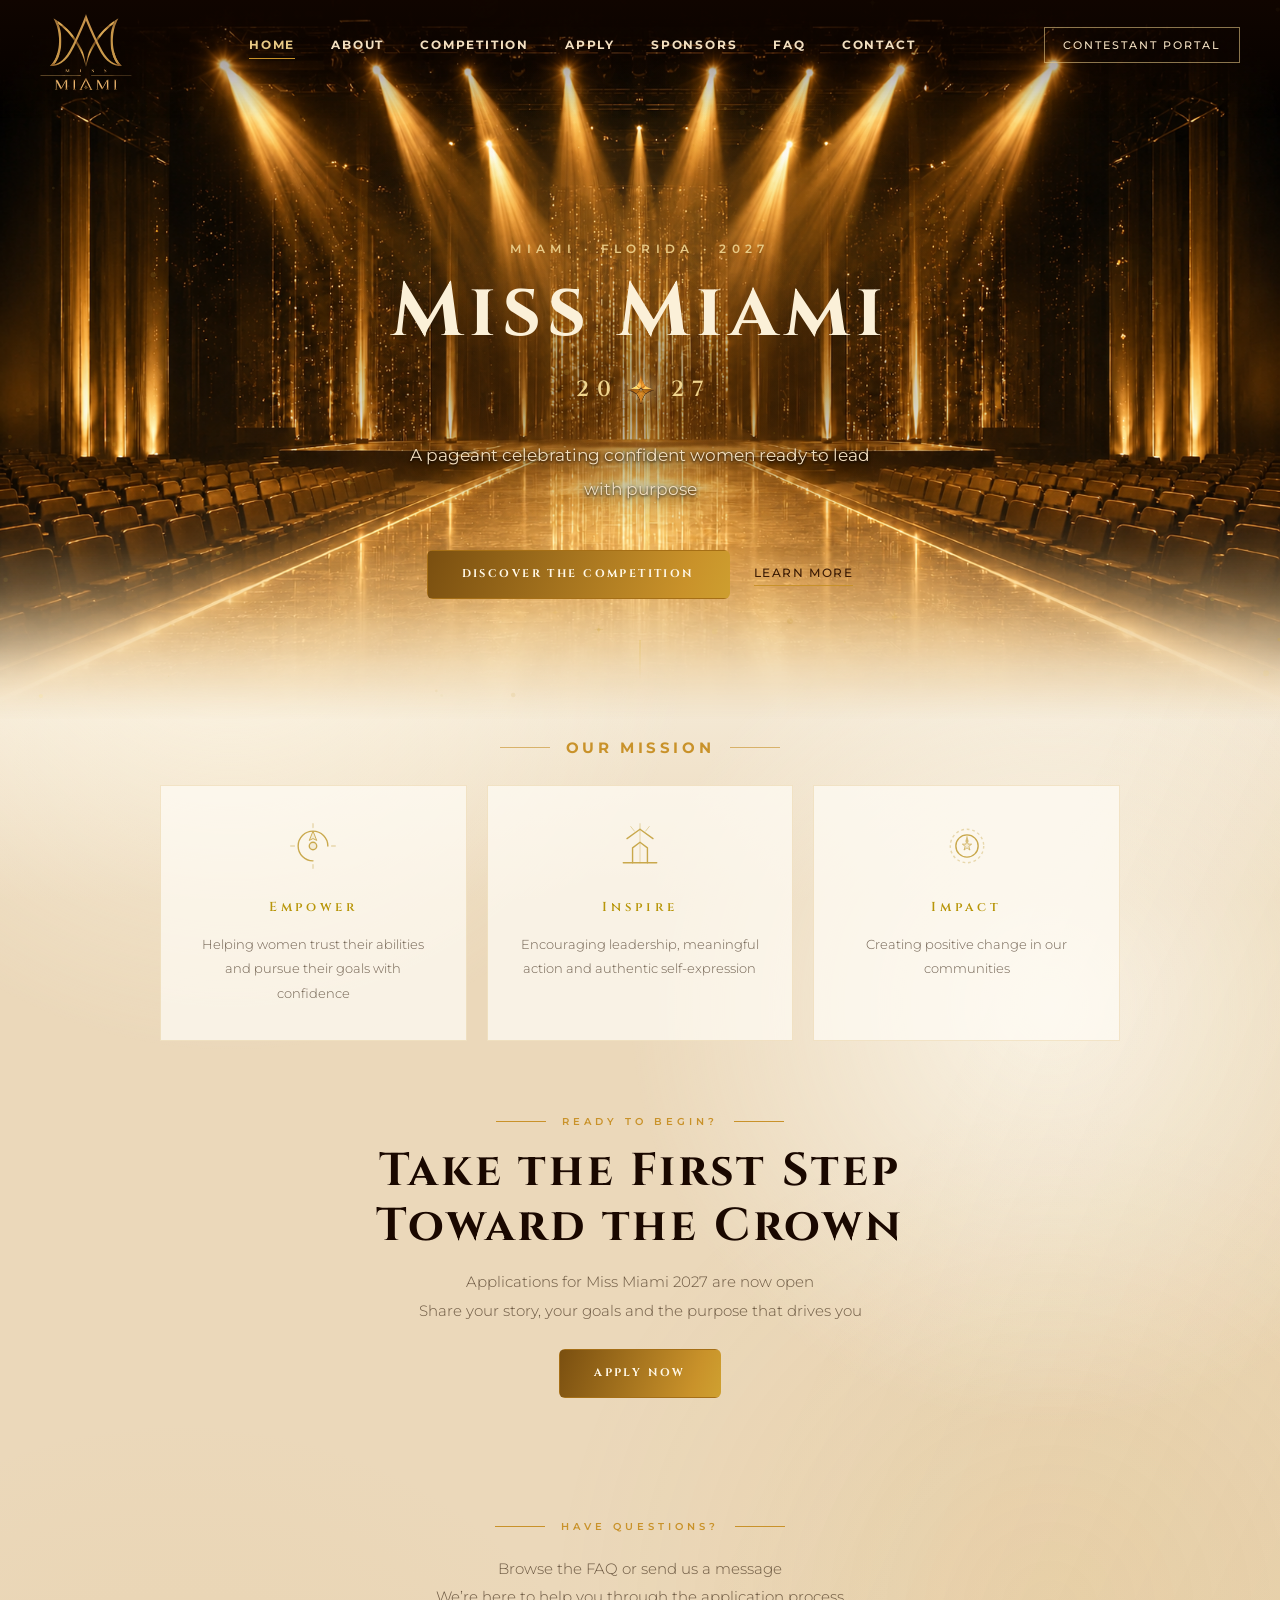
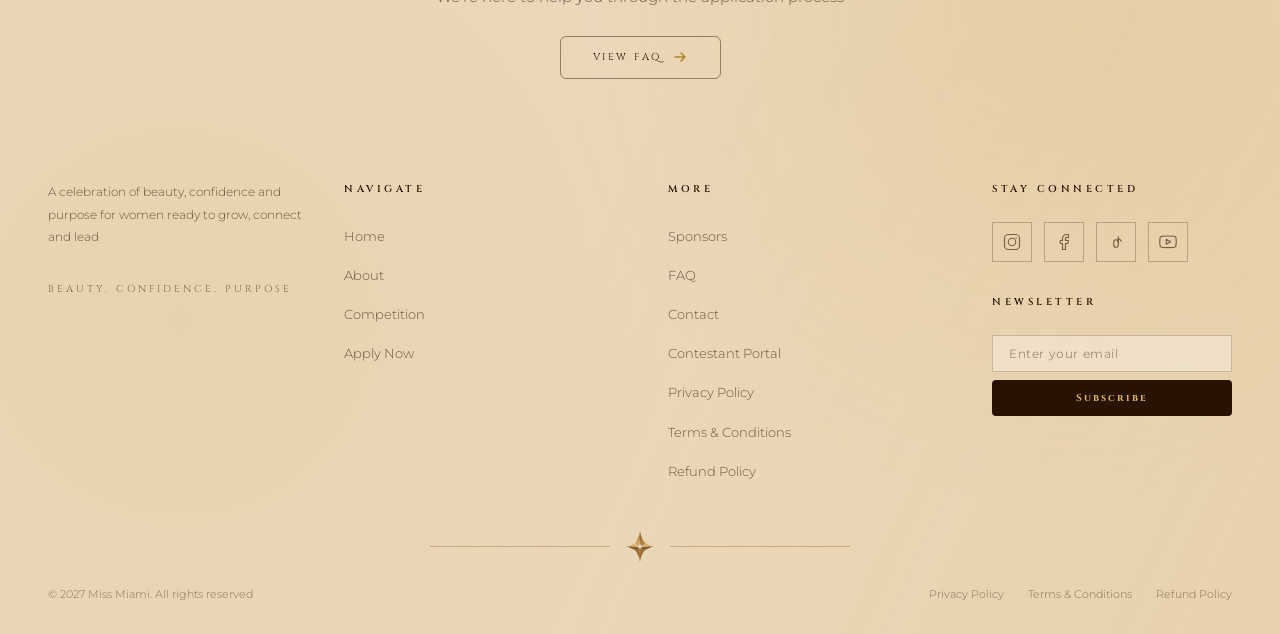
<file: index.html>
<!DOCTYPE html>
<html lang="en">
<head>
  <meta charset="UTF-8" />
  <meta name="viewport" content="width=device-width, initial-scale=1.0" />
  <title>Miss Miami — Beauty. Confidence. Purpose.</title>
  <link rel="preconnect" href="https://fonts.googleapis.com" />
  <link rel="preconnect" href="https://fonts.gstatic.com" crossorigin />
  <link href="https://fonts.googleapis.com/css2?family=Cinzel:wght@400;600;700&family=Montserrat:wght@300;400;500;600&display=swap" rel="stylesheet" />
  <style>
    /* ─── RESET & BASE ─────────────────────────────────────────── */
    *, *::before, *::after { box-sizing: border-box; margin: 0; padding: 0; }

    :root {
      --gold:       #D4AF37;
      --gold2:      #B8960A;
      --hero-dark:  #050100;
      --hero-mid:   #160600;
      --hero-light: #261000;
      --cream:      #DDB870;
      --cream2:     #DDB870;
      --sand:       rgba(212,175,55,0.2);
      --dark-text:  #1A0800;
      --mid-text:   rgba(40,20,0,0.65);
      --glass:      rgba(4,1,0,0.93);
      --transition: 0.35s cubic-bezier(.4,0,.2,1);
    }

    html { scroll-behavior: smooth; overflow-x: hidden; }

    body {
      background: var(--cream);
      color: var(--dark-text);
      font-family: 'Montserrat', sans-serif;
      font-weight: 300;
      line-height: 1.7;
      overflow-x: hidden;
    }

    h1, h2, h3, h4 { font-family: 'Cinzel', serif; letter-spacing: 0.08em; }
    a { text-decoration: none; color: inherit; }

    ::-webkit-scrollbar { display: none; }
    * { scrollbar-width: none; }

    /* ─── HEADER ───────────────────────────────────────────────── */
    header {
      position: fixed;
      top: 0; left: 0; right: 0;
      z-index: 100;
      display: flex;
      align-items: center;
      justify-content: space-between;
      padding: 0 56px;
      height: 90px;
      background: transparent;
      backdrop-filter: none;
      -webkit-backdrop-filter: none;
      box-shadow: none;
      transition: none;
    }

    .logo { display: flex; align-items: center; flex-shrink: 0; margin-right: 18px; transform: translateY(7px); }
    .logo-img { height: 76px; width: auto; display: block; object-fit: contain; }

    nav { display: flex; align-items: center; gap: 36px; }

    nav a {
      font-family: 'Montserrat', sans-serif;
      font-size: 11px; font-weight: 700;
      letter-spacing: 0.18em; text-transform: uppercase;
      color: var(--gold);
      text-shadow: none;
      transition: color var(--transition);
      position: relative;
    }
    nav a::after {
      content: '';
      position: absolute; bottom: -4px; left: 0; right: 0;
      height: 1px; background: var(--gold);
      transform: scaleX(0); transform-origin: left;
      transition: transform var(--transition);
    }
    nav a:hover { color: var(--gold); }
    nav a:hover::after { transform: scaleX(1); }
    nav a.active { color: var(--gold); }
    nav a.active::after { transform: scaleX(1); }

    .btn-apply-nav {
      display: inline-flex; align-items: center;
      padding: 10px 28px;
      background: linear-gradient(110deg, #7A4F10 0%, #C9922A 30%, #D4AF37 50%, #C9922A 70%, #7A4F10 100%);
      background-size: 250% auto;
      color: #FFF8E7 !important;
      font-family: 'Cinzel', serif !important;
      font-size: 11px !important; letter-spacing: 0.22em !important;
      font-weight: 700 !important; text-transform: uppercase;
      border: none; cursor: pointer;
      border-radius: 6px;
      animation: bronzeFlow 8s ease-in-out infinite;
      position: relative; overflow: hidden;
    }
    .btn-apply-nav::after { display: none !important; }
    .btn-apply-nav:hover { background-position: right center; }

    .btn-account-nav {
      font-size: 11px; letter-spacing: 0.18em; text-transform: uppercase;
      color: var(--gold) !important;
      border: 1px solid rgba(212,175,55,0.28);
      padding: 8px 18px;
      transition: all 0.3s ease; font-weight: 500;
    }
    .btn-account-nav::after { display: none !important; }
    .btn-account-nav:hover { color: var(--gold) !important; border-color: rgba(212,175,55,0.6); }

    .menu-toggle {
      display: none; flex-direction: column; gap: 6px;
      cursor: pointer; padding: 10px 12px;
      border: 1px solid rgba(166,124,26,0.55);
      border-radius: 4px;
      background: none;
      transition: border-color var(--transition);
    }
    .menu-toggle:hover { border-color: rgba(166,124,26,0.85); }
    .menu-toggle span {
      display: block; height: 1px;
      background: #A67C1A;
      transition: var(--transition); border-radius: 1px;
    }
    .menu-toggle span:nth-child(1) { width: 20px; }
    .menu-toggle span:nth-child(2) { width: 14px; }
    .menu-toggle span:nth-child(3) { width: 20px; }

    /* ─── HERO ─────────────────────────────────────────────────── */
    #home {
      position: relative;
      height: 100vh;
      min-height: 680px;
      display: flex;
      align-items: center;
      justify-content: center;
      overflow: hidden;
      background: url('hero-bg.jpg') center 60%/cover no-repeat, radial-gradient(ellipse at 55% 35%, var(--hero-light) 0%, var(--hero-mid) 45%, var(--hero-dark) 100%);
    }

    #home::before {
      content: '';
      position: absolute; inset: 0;
      background: rgba(90,40,5,0.22);
      z-index: 1;
    }

    #hero-canvas {
      position: absolute; inset: 0;
      width: 100%; height: 100%;
      z-index: 2; pointer-events: none;
      opacity: 0.75;
    }

    .hero-glow {
      position: absolute; top: 35%; left: 50%;
      transform: translate(-50%, -50%);
      width: 600px; height: 400px;
      background: radial-gradient(ellipse, rgba(220,175,50,0.15) 0%, transparent 65%);
      pointer-events: none; z-index: 2;
    }

    #home::after {
      content: '';
      position: absolute;
      bottom: 0; left: 0; right: 0;
      height: 140px;
      background: linear-gradient(to bottom, transparent 0%, transparent 40%, #DDB870 100%);
      z-index: 2;
      pointer-events: none;
    }

    .hero-bottom-line {
      position: absolute; z-index: 3;
      bottom: 0; left: 0; right: 0; height: 1px;
      background: linear-gradient(to right,
        transparent 0%,
        rgba(212,175,55,0.4) 30%,
        rgba(212,175,55,0.65) 50%,
        rgba(212,175,55,0.4) 70%,
        transparent 100%);
    }

    .hero-content {
      position: relative; z-index: 4;
      padding: 0 48px;
      max-width: 720px;
      text-align: center;
    }

    .hero-eyebrow-text {
      font-family: 'Montserrat', sans-serif;
      font-size: 10px; font-weight: 600;
      letter-spacing: 0.44em; text-transform: uppercase;
      color: rgba(220,185,80,0.8);
      margin-bottom: 20px;
    }

    .hero-crown { margin-bottom: 16px; }

    .hero-h1 {
      font-size: clamp(38px, 6vw, 70px);
      color: #FBF0D8;
      letter-spacing: 0.08em;
      line-height: 1.05;
      margin-bottom: 12px;
    }

    .hero-year {
      font-family: 'Cinzel', serif;
      font-size: clamp(13px, 2vw, 20px);
      font-weight: 400;
      letter-spacing: 0.38em;
      color: var(--gold);
      margin-bottom: 24px;
    }

    .hero-desc {
      font-size: 15px;
      color: rgba(245,233,204,0.72);
      max-width: 440px;
      margin: 0 auto 44px;
      line-height: 1.9;
    }

    .hero-cta { display: flex; align-items: center; justify-content: center; gap: 24px; }

    .btn-primary {
      display: inline-flex; align-items: center;
      padding: 16px 46px;
      background: linear-gradient(110deg, #7A4F10 0%, #C9922A 30%, #D4AF37 50%, #C9922A 70%, #7A4F10 100%);
      background-size: 250% auto;
      color: #FFF8E7;
      font-family: 'Cinzel', serif;
      font-size: 11px; letter-spacing: 0.25em;
      font-weight: 700; text-transform: uppercase;
      cursor: pointer;
      border: none;
      border-radius: 6px;
      position: relative; overflow: hidden;
      animation: bronzeFlow 8s ease-in-out infinite;
    }
    @keyframes bronzeFlow {
      0%   { background-position: 0% center; }
      50%  { background-position: 100% center; }
      100% { background-position: 0% center; }
    }
    .btn-primary::after {
      content: '';
      position: absolute;
      top: 0; left: -100%;
      width: 55%; height: 100%;
      background: linear-gradient(90deg, transparent 0%, rgba(255,248,220,0.3) 50%, transparent 100%);
      animation: bronzeSheen 7s ease-in-out infinite;
      pointer-events: none;
    }
    @keyframes bronzeSheen {
      0%   { left: -100%; opacity: 0; }
      10%  { opacity: 1; }
      40%  { left: 160%; opacity: 1; }
      42%  { opacity: 0; }
      100% { left: 160%; opacity: 0; }
    }
    .btn-primary:hover { background-position: right center; }

    .btn-secondary {
      font-size: 11px; letter-spacing: 0.22em;
      text-transform: uppercase;
      color: rgba(245,230,200,0.92);
      font-weight: 500;
      border-bottom: 1px solid rgba(212,175,55,0.4);
      padding-bottom: 2px;
      transition: color var(--transition);
    }
    .btn-secondary:hover { color: var(--gold); }

    .scroll-hint {
      position: absolute; bottom: 40px; left: 50%;
      transform: translateX(-50%);
      display: flex; flex-direction: column;
      align-items: center; gap: 8px;
      opacity: 0.45; z-index: 4;
    }
    .scroll-line {
      width: 1px; height: 40px;
      background: linear-gradient(to bottom, var(--gold), transparent);
      animation: scrollPulse 1.8s ease-in-out infinite;
    }
    @keyframes scrollPulse {
      0%, 100% { opacity: 0.3; transform: scaleY(1); }
      50% { opacity: 1; transform: scaleY(1.2); }
    }

    /* ─── SECTION BASE ─────────────────────────────────────────── */
    section { padding: 100px 48px; }

    .section-eyebrow {
      display: flex; align-items: center; justify-content: center;
      gap: 16px; margin-bottom: 16px;
    }
    .section-eyebrow span {
      font-size: 10px; letter-spacing: 0.4em; text-transform: uppercase;
      color: var(--gold2); font-weight: 600;
    }
    .section-eyebrow::before, .section-eyebrow::after {
      content: ''; flex: 0 0 50px; height: 1px;
      background: rgba(180,140,40,0.3);
    }
    #apply-banner .section-eyebrow span,
    #faq-teaser .section-eyebrow span { color: #C9922A; }
    #apply-banner .section-eyebrow::before,
    #apply-banner .section-eyebrow::after,
    #faq-teaser .section-eyebrow::before,
    #faq-teaser .section-eyebrow::after { background: #C9922A; }

    .section-title {
      font-size: clamp(28px, 4vw, 44px);
      text-align: center;
      color: var(--dark-text);
      margin-bottom: 16px;
      letter-spacing: 0.06em;
    }

    .section-sub {
      text-align: center; font-size: 14px;
      color: var(--mid-text);
      max-width: 540px; margin: 0 auto 64px; line-height: 1.9;
    }

    .ornament {
      display: flex; align-items: center; justify-content: center;
      gap: 10px; margin-bottom: 64px;
    }
    .ornament::before, .ornament::after {
      content: ''; width: 30px; height: 1px;
      background: rgba(180,140,40,0.35);
    }
    .ornament-icon { font-size: 16px; color: var(--gold); opacity: 0.7; }

    /* ─── MISSION ──────────────────────────────────────────────── */
    #mission {
      background: var(--cream2);
      padding: 100px 48px;
    }

    .mission-grid {
      display: grid; grid-template-columns: repeat(3, 1fr);
      gap: 20px; max-width: 960px; margin: 0 auto;
    }

    .mission-card {
      background: #FFFDF5;
      border: 1px solid rgba(180,140,40,0.18);
      padding: 48px 40px; text-align: center;
      position: relative;
      transition: box-shadow var(--transition), transform var(--transition);
    }
    .mission-card:hover {
      box-shadow: 0 8px 32px rgba(140,100,10,0.1);
      transform: translateY(-3px);
    }
    .mission-card::after {
      content: '';
      position: absolute; bottom: 0; left: 50%;
      transform: translateX(-50%);
      width: 0; height: 2px;
      background: var(--gold);
      transition: width var(--transition);
    }
    .mission-card:hover::after { width: 60%; }

    .mission-icon {
      width: 52px; height: 52px;
      margin: 0 auto 24px;
      display: flex; align-items: center; justify-content: center;
    }
    .mission-icon svg { width: 100%; height: 100%; }

    .mission-card h3 {
      font-size: 13px; letter-spacing: 0.3em;
      color: var(--gold2); margin-bottom: 14px; font-weight: 600;
    }
    .mission-card p {
      font-size: 13px; color: var(--mid-text); line-height: 1.9;
    }

    /* ─── STATS ────────────────────────────────────────────────── */
    #stats {
      padding: 80px 48px;
      background: var(--cream2);
      border-top: 1px solid rgba(180,140,40,0.15);
      border-bottom: 1px solid rgba(180,140,40,0.15);
    }
    .stats-grid {
      display: grid; grid-template-columns: repeat(4, 1fr);
      max-width: 900px; margin: 0 auto;
    }
    .stat-item {
      text-align: center; padding: 40px 20px;
      border-right: 1px solid rgba(180,140,40,0.15);
    }
    .stat-item:last-child { border-right: none; }
    .stat-num {
      font-family: 'Cinzel', serif;
      font-size: 48px; font-weight: 600;
      color: var(--gold2); line-height: 1;
      display: block; margin-bottom: 8px;
    }
    .stat-label {
      font-size: 10px; letter-spacing: 0.3em; text-transform: uppercase;
      color: var(--mid-text);
    }

    /* ─── WINNERS ──────────────────────────────────────────────── */
    #winners {
      background: var(--cream2);
      padding: 100px 48px;
    }

    .winners-slider { max-width: 860px; margin: 0 auto; position: relative; }

    .winner-card {
      display: grid; grid-template-columns: 340px 1fr;
      gap: 0; overflow: hidden;
      border: 1px solid rgba(180,140,40,0.18);
    }

    .winner-photo {
      height: 440px;
      background: linear-gradient(135deg, #3A1E06 0%, #5C3010 50%, #2A1200 100%);
      position: relative; overflow: hidden;
      display: flex; align-items: flex-end; justify-content: center;
    }
    .winner-photo img {
      position: absolute; inset: 0;
      width: 100%; height: 100%;
      object-fit: cover; object-position: center top;
      opacity: 0.85;
      transition: opacity 0.7s ease;
    }
    .winner-photo-overlay {
      position: absolute; inset: 0; z-index: 1;
      background: linear-gradient(180deg, transparent 50%, rgba(42,18,0,0.6) 100%);
    }
    .winner-year-badge {
      position: absolute; top: 28px; left: 28px; z-index: 2;
      background: var(--gold); color: #2A1200;
      font-family: 'Cinzel', serif;
      font-size: 11px; letter-spacing: 0.2em;
      padding: 6px 16px; font-weight: 700;
    }

    .winner-info {
      padding: 48px;
      display: flex; flex-direction: column; justify-content: center;
      background: #FFFDF5;
    }
    .winner-info .year {
      font-size: 10px; letter-spacing: 0.4em;
      color: var(--gold2); text-transform: uppercase;
      margin-bottom: 14px; font-weight: 600;
    }
    .winner-info h3 {
      font-size: 30px; color: var(--dark-text);
      line-height: 1.15; margin-bottom: 8px; letter-spacing: 0.04em;
    }
    .winner-info .title {
      font-size: 11px; letter-spacing: 0.25em;
      color: var(--gold2); opacity: 0.8;
      text-transform: uppercase; margin-bottom: 24px; font-weight: 500;
    }
    .winner-divider {
      width: 40px; height: 1px;
      background: rgba(180,140,40,0.35); margin-bottom: 24px;
    }
    .winner-info p {
      font-size: 14px; color: var(--mid-text);
      line-height: 1.9; margin-bottom: 36px;
    }

    .btn-outline {
      display: inline-flex; align-items: center; gap: 10px;
      padding: 12px 32px;
      border: 1px solid rgba(42,18,0,0.45);
      border-radius: 6px;
      color: #2A1200;
      font-family: 'Cinzel', serif;
      font-size: 10px; letter-spacing: 0.25em; text-transform: uppercase;
      transition: all var(--transition); align-self: flex-start;
    }
    .btn-outline:hover {
      border-color: #2A1200;
      background: rgba(42,18,0,0.07);
    }
    .btn-outline svg { transition: transform var(--transition); }
    .btn-outline:hover svg { transform: translateX(4px); }

    .slider-controls {
      display: flex; align-items: center; justify-content: center;
      gap: 20px; margin-top: 36px;
    }
    .slider-btn {
      width: 48px; height: 48px;
      border: 1px solid rgba(180,140,40,0.3);
      background: transparent; color: var(--gold2);
      cursor: pointer;
      display: flex; align-items: center; justify-content: center;
      transition: all var(--transition);
    }
    .slider-btn:hover { border-color: var(--gold2); background: rgba(180,140,40,0.07); }

    .slider-dots { display: flex; gap: 8px; }
    .slider-dot {
      width: 6px; height: 6px; border-radius: 50%;
      background: rgba(180,140,40,0.25); cursor: pointer;
      transition: all var(--transition);
    }
    .slider-dot.active {
      background: var(--gold2); width: 20px; border-radius: 3px;
    }

    /* ─── APPLY BANNER ─────────────────────────────────────────── */
    #apply-banner {
      background: var(--cream2);
      padding: 100px 48px;
      text-align: center;
    }
    .apply-cta-box {
      max-width: 580px;
      margin: 0 auto;
    }
    .apply-cta-crown { margin-bottom: 24px; }
    .apply-cta-title {
      font-size: clamp(28px, 4vw, 44px);
      color: var(--dark-text);
      margin-bottom: 16px;
      letter-spacing: 0.06em;
      line-height: 1.2;
    }
    .apply-cta-desc {
      font-size: 15px;
      color: var(--mid-text);
      margin: 0 auto 44px;
      line-height: 1.9;
    }
    #apply-banner .btn-primary {
      margin: 0 auto;
    }

    /* ─── FAQ TEASER ───────────────────────────────────────────── */
    #faq-teaser {
      background: var(--cream2);
      text-align: center; padding: 100px 48px;
    }
    #faq-teaser .faq-box { max-width: 620px; margin: 0 auto; }
    #faq-teaser .faq-box p {
      font-size: 15px; color: var(--mid-text);
      margin-bottom: 36px; line-height: 1.9;
    }

    /* ─── FOOTER ───────────────────────────────────────────────── */
    footer {
      background: #DDB870;
      padding: 64px 48px 40px;
      border-top: 1px solid rgba(42,18,0,0.12);
    }
    .footer-grid {
      display: grid;
      grid-template-columns: 260px 1fr 1fr 240px;
      gap: 48px; margin-bottom: 64px;
    }
    .footer-brand .logo { margin-bottom: 20px; }
    .footer-brand p {
      font-size: 12px; color: rgba(42,18,0,0.65);
      line-height: 1.9; margin-bottom: 24px;
    }
    .footer-tagline {
      font-family: 'Cinzel', serif; font-size: 10px;
      letter-spacing: 0.3em; color: #2A1200; opacity: 0.55; text-transform: uppercase;
    }
    .footer-col h4 {
      font-size: 10px; letter-spacing: 0.35em; text-transform: uppercase;
      color: #2A1200; margin-bottom: 24px; font-weight: 600;
    }
    .footer-col ul { list-style: none; }
    .footer-col ul li { margin-bottom: 12px; }
    .footer-col ul li a {
      font-size: 13px; color: rgba(42,18,0,0.65); transition: color var(--transition);
    }
    .footer-col ul li a:hover { color: #2A1200; }

    .footer-social h4 {
      font-size: 10px; letter-spacing: 0.35em; text-transform: uppercase;
      color: #2A1200; margin-bottom: 24px; font-weight: 600;
    }
    .social-links { display: flex; gap: 12px; margin-bottom: 32px; }
    .social-link {
      width: 40px; height: 40px;
      border: 1px solid rgba(42,18,0,0.25);
      display: flex; align-items: center; justify-content: center;
      color: rgba(42,18,0,0.6); transition: all var(--transition);
    }
    .social-link:hover { border-color: #2A1200; color: #2A1200; }

    .newsletter-input { display: flex; flex-direction: column; gap: 8px; }
    .newsletter-input input {
      width: 100%; background: rgba(255,255,255,0.3);
      border: 1px solid rgba(42,18,0,0.2); outline: none;
      padding: 10px 16px; font-family: 'Montserrat', sans-serif;
      font-size: 12px; color: rgba(42,18,0,0.85); letter-spacing: 0.05em;
    }
    .newsletter-input input::placeholder { color: rgba(42,18,0,0.4); }
    .newsletter-input button {
      width: 100%; background: #2A1200; border: none;
      padding: 11px 18px; cursor: pointer; color: #DDB870;
      font-family: 'Cinzel', serif; font-size: 10px;
      letter-spacing: 0.2em; font-weight: 700;
      border-radius: 4px;
      transition: background var(--transition);
    }
    .newsletter-input button:hover { background: #3A1A04; }

    .footer-bottom {
      display: flex; align-items: center; justify-content: space-between;
      padding-top: 32px; border-top: 1px solid rgba(42,18,0,0.12);
    }
    .footer-bottom p { font-size: 11px; color: rgba(42,18,0,0.5); }
    .footer-bottom-links { display: flex; gap: 24px; }
    .footer-bottom-links a {
      font-size: 11px; color: rgba(42,18,0,0.5); transition: color var(--transition);
    }
    .footer-bottom-links a:hover { color: #2A1200; }

    /* ─── GOLD SHIMMER ─────────────────────────────────────────── */
    @keyframes goldShimmer {
      0%   { background-position: -200% center; }
      100% { background-position: 200% center; }
    }

    /* ─── ANIMATIONS ───────────────────────────────────────────── */
    .fade-up {
      opacity: 0; transform: translateY(40px);
      transition: opacity 0.8s ease, transform 0.8s ease;
    }
    .fade-up.visible { opacity: 1; transform: translateY(0); }
    .fade-up-d1 { transition-delay: 0.15s; }
    .fade-up-d2 { transition-delay: 0.35s; }
    .fade-up-d3 { transition-delay: 0.55s; }

    /* ─── MOBILE MENU ──────────────────────────────────────────── */
    .mobile-menu {
      display: none; position: fixed;
      top: 68px; left: 0; right: 0; bottom: 0;
      background: #3A1A04;
      z-index: 9999;
      flex-direction: column; padding: 32px; gap: 20px;
      align-items: flex-start; overflow-y: auto;
    }
    .mobile-menu.open { display: flex; }
    .mobile-menu a {
      font-family: 'Montserrat', sans-serif; font-size: 14px;
      font-weight: 500; letter-spacing: 0.18em; text-transform: uppercase;
      color: rgba(245,230,200,0.78); transition: color 0.3s ease;
      width: 100%; padding: 8px 0;
      border-bottom: 1px solid rgba(212,175,55,0.08);
    }
    .mobile-menu a:hover { color: var(--gold); }
    .mobile-menu a.active {
      color: var(--gold);
      border-bottom-color: var(--gold);
    }
    .mobile-menu .btn-apply-nav {
      margin-top: 12px; padding: 16px 32px;
      font-size: 13px !important; width: 100%; border: none;
      background: linear-gradient(110deg, #7A4F10 0%, #C9922A 30%, #D4AF37 50%, #C9922A 70%, #7A4F10 100%);
      background-size: 250% auto;
      color: #FFF8E7 !important;
      animation: bronzeFlow 8s ease-in-out infinite;
      position: relative; overflow: hidden;
      text-align: center; justify-content: center;
    }
    .mobile-menu .btn-apply-nav::after {
      content: '';
      position: absolute; top: 0; left: -100%; width: 55%; height: 100%;
      background: linear-gradient(90deg, transparent, rgba(255,248,220,0.3), transparent);
      animation: bronzeSheen 7s ease-in-out infinite;
      pointer-events: none;
    }
    .mobile-menu .btn-account-nav { border: 1px solid rgba(212,175,55,0.25); padding: 10px 20px; }

    /* ─── RESPONSIVE ───────────────────────────────────────────── */
    @media (max-width: 1024px) {
      header { padding: 0 32px; }
      nav { gap: 24px; }
      section { padding: 80px 32px; }
      .footer-grid { grid-template-columns: 1fr 1fr; gap: 40px; }
      .winner-card { grid-template-columns: 280px 1fr; }
    }

    @media (max-width: 768px) {
      header { padding: 0 24px; height: 68px; }
      .logo-img { height: 68px; }
      nav { display: none !important; }
      .menu-toggle { display: flex; }

      section { padding: 64px 24px; }
      #mission, #faq-teaser, #apply-banner { padding: 64px 24px; }
      .apply-cta-title { font-size: 26px; }
      .apply-cta-box { max-width: 100%; }

      #home { background-size: 160% auto; background-position: center 10%; }
      .hero-content { padding: 0 24px; }
      .hero-h1 { font-size: 34px; }
      .hero-desc { font-size: 14px; }
      .hero-cta { flex-direction: column; gap: 16px; }
      .hero-cta .btn-primary {
        width: min(100%, 310px);
        min-height: 52px;
        padding: 14px 20px;
        justify-content: center;
        text-align: center;
        font-size: 12px;
        line-height: 1.45;
        letter-spacing: 0.16em;
      }

      .mission-grid { grid-template-columns: 1fr; gap: 16px; }

      .stats-grid { grid-template-columns: repeat(2, 1fr); }
      .stat-item { border-right: none; border-bottom: 1px solid rgba(180,140,40,0.12); }
      .stat-item:last-child { border-bottom: none; }

      .winner-card { grid-template-columns: 1fr; }
      .winner-photo { height: 260px; }
      .winner-info { padding: 32px 28px; }

      .apply-banner-inner { grid-template-columns: 1fr; }
      .apply-banner-photo { display: none; }
      .apply-banner-content { padding: 60px 32px; }

      .footer-grid { grid-template-columns: 1fr; gap: 24px; }
      .footer-bottom { flex-direction: column; gap: 16px; text-align: center; }
      footer { padding: 48px 24px 32px; }

      .mm-divider { padding: 20px 24px; }

      /* ── Мобильные шрифты ───────────────────────────── */
      .section-eyebrow span { font-size: 14px; letter-spacing: 0.2em; }
      .section-title { font-size: 28px; }
      .section-sub { font-size: 17px; line-height: 1.8; }

      .mission-card h3 { font-size: 16px; }
      .mission-card p { font-size: 16px; line-height: 1.8; }

      .stat-num { font-size: 40px; }
      .stat-label { font-size: 13px; letter-spacing: 0.15em; }

      .apply-cta-title { font-size: 28px !important; }
      .apply-cta-desc { font-size: 17px; }

      .hero-desc { font-size: 16px !important; }

      .footer-brand p { font-size: 17px; line-height: 1.8; color: rgba(42,18,0,0.85); }
      .footer-tagline { font-size: 13px; opacity: 0.78; }
      .footer-col h4 { font-size: 15px; letter-spacing: 0.15em; margin-bottom: 18px; }
      .footer-col ul li { margin-bottom: 16px; }
      .footer-col ul li a { font-size: 17px; letter-spacing: 0.02em; }
      .footer-social h4 { font-size: 15px; letter-spacing: 0.15em; }
      .social-link { width: 48px; height: 48px; }
      .newsletter-input input { font-size: 16px; padding: 13px 16px; }
      .footer-bottom p { font-size: 14px; }
      .footer-bottom-links a { font-size: 14px; }
      .footer-bottom-links { gap: 16px; flex-wrap: wrap; justify-content: center; }

      .btn-primary { padding: 18px 24px; font-size: 13px; letter-spacing: 0.2em; }
      .btn-outline { font-size: 13px; padding: 14px 28px; }
    }
  </style>
  <script>document.documentElement.classList.add('site-header-booting');</script>
  <link rel="stylesheet" href="assets/css/site-header.css?v=20260812-6">
  <link rel="stylesheet" href="assets/css/home-unified-preview.css?v=20260826-21">
  <link rel="stylesheet" href="assets/css/bronze-cta.css?v=20260818-5" />
</head>
<body>

  <!-- ═══ HEADER ═════════════════════════════════════════════════ -->
  <header id="site-header" class="on-hero">
    <a href="index.html" class="logo">
      <img src="assets/brand/miss-miami-logo-official.svg?v=20260812-3" class="logo-img" alt="Miss Miami" />
    </a>

    <nav id="main-nav">
      <div class="primary-nav">
        <a href="index.html" class="active">Home</a>
        <a href="about.html">About</a>
        <a href="competition.html">Competition</a>
        <a href="apply.html">Apply</a>
        <a href="sponsors.html">Sponsors</a>
        <a href="faq.html">FAQ</a>
        <a href="contact.html">Contact</a>
      </div>
      <div class="header-actions">
        <a href="dashboard.html" class="btn-account-nav">Contestant Portal</a>
      </div>
    </nav>

    <button class="menu-toggle" id="menu-toggle" aria-label="Menu">
      <span></span><span></span><span></span>
    </button>
  </header>

  <!-- ═══ MOBILE MENU ══════════════════════════════════════════════ -->
  <div id="mobile-menu" class="mobile-menu">
    <a href="index.html" class="active">Home</a>
    <a href="about.html">About</a>
    <a href="competition.html">Competition</a>
    <a href="apply.html">Apply</a>
    <a href="sponsors.html">Sponsors</a>
    <a href="faq.html">FAQ</a>
    <a href="contact.html">Contact</a>
    <a href="dashboard.html" class="btn-account-nav">Contestant Portal</a>
  </div>

  <!-- ═══ HERO ════════════════════════════════════════════════════ -->
  <section id="home">
    <canvas id="hero-canvas"></canvas>
    <div class="hero-glow"></div>
    <div class="hero-bottom-line"></div>

    <div class="hero-content">
      <p class="hero-eyebrow-text">Miami · Florida · 2027</p>


      <h1 class="hero-h1">Miss Miami</h1>
      <p class="hero-year" aria-label="2027">
        <span class="hero-year-pair" aria-hidden="true">20</span>
        <span class="hero-year-star-wrap" aria-hidden="true">
          <img class="hero-year-star" src="assets/images/miss-miami-brand-star.svg" alt="" />
        </span>
        <span class="hero-year-pair" aria-hidden="true">27</span>
      </p>

      <p class="hero-desc">
        A pageant celebrating confident women ready to lead with purpose
      </p>

      <div class="hero-cta">
        <a href="competition.html" class="btn-primary mm-bronze-cta">Discover the Competition</a>
        <a href="about.html" class="btn-secondary">Learn More</a>
      </div>
    </div>

    <div class="scroll-hint">
      <div class="scroll-line"></div>
    </div>
  </section>

  <!-- ═══ MISSION ══════════════════════════════════════════════════ -->
  <section id="mission">
    <div class="section-eyebrow fade-up"><span>Our Mission</span></div>
    <div class="mission-grid">
      <div class="mission-card fade-up fade-up-d1">
        <div class="mission-icon">
          <svg viewBox="0 0 56 56" fill="none">
            <path d="M28 8L28 4M28 52L28 48M8 28L4 28M52 28L48 28" stroke="#C9A84C" stroke-width="1.5" stroke-linecap="round" opacity="0.4"/>
            <path d="M28 44C19.16 44 12 36.84 12 28C12 19.16 19.16 12 28 12C36.84 12 44 19.16 44 28" stroke="#C9A84C" stroke-width="1.5" fill="none" stroke-linecap="round"/>
            <path d="M28 12L24 22L28 20L32 22Z" stroke="#C9A84C" stroke-width="1" fill="rgba(201,168,76,0.12)"/>
            <circle cx="28" cy="28" r="4" stroke="#C9A84C" stroke-width="1.5" fill="rgba(201,168,76,0.12)"/>
          </svg>
        </div>
        <h3>Empower</h3>
        <p>Helping women trust their abilities and pursue their goals with confidence</p>
      </div>

      <div class="mission-card fade-up fade-up-d2">
        <div class="mission-icon">
          <svg viewBox="0 0 56 56" fill="none">
            <path d="M28 10L28 46" stroke="#C9A84C" stroke-width="1.5" stroke-linecap="round" opacity="0.3"/>
            <path d="M14 20L28 10L42 20" stroke="#C9A84C" stroke-width="1.5" stroke-linecap="round" stroke-linejoin="round" fill="none"/>
            <path d="M20 46L20 30L28 24L36 30L36 46" stroke="#C9A84C" stroke-width="1.5" stroke-linecap="round" stroke-linejoin="round" fill="none"/>
            <path d="M10 46L46 46" stroke="#C9A84C" stroke-width="1.5" stroke-linecap="round"/>
            <path d="M28 10L28 4M22 12L18 7M34 12L38 7" stroke="#C9A84C" stroke-width="1" stroke-linecap="round" opacity="0.5"/>
          </svg>
        </div>
        <h3>Inspire</h3>
        <p>Encouraging leadership, meaningful action and authentic self-expression</p>
      </div>

      <div class="mission-card fade-up fade-up-d3">
        <div class="mission-icon">
          <svg viewBox="0 0 56 56" fill="none">
            <circle cx="28" cy="28" r="18" stroke="#C9A84C" stroke-width="1.5" fill="none" stroke-dasharray="3 3" opacity="0.4"/>
            <circle cx="28" cy="28" r="12" stroke="#C9A84C" stroke-width="1.5" fill="none"/>
            <path d="M28 16L30 24L28 22L26 24Z" fill="#C9A84C" opacity="0.7"/>
            <path d="M28 22L29.2 26L33 26L30 28.4L31.2 32.4L28 30L24.8 32.4L26 28.4L23 26L26.8 26Z"
              stroke="#C9A84C" stroke-width="0.8" fill="rgba(201,168,76,0.15)"/>
          </svg>
        </div>
        <h3>Impact</h3>
        <p>Creating positive change in our communities</p>
      </div>
    </div>
  </section>

  <!-- ═══ WINNERS — скрыт, появится позже ══════════════════════════
  <section id="winners">
    ...
  </section>
  ══════════════════════════════════════════════════════════════════ -->

  <!-- ═══ APPLY BANNER ═════════════════════════════════════════════ -->
  <section id="apply-banner">
    <div class="apply-cta-box fade-up">
      <div class="section-eyebrow fade-up fade-up-d1"><span>Ready to Begin?</span></div>
      <h2 class="apply-cta-title fade-up fade-up-d2">Take the First Step<br>Toward the Crown</h2>
      <p class="apply-cta-desc fade-up fade-up-d3">Applications for Miss Miami 2027 are now open<br>Share your story, your goals and the purpose that drives you</p>
      <a href="apply.html" class="btn-primary mm-bronze-cta fade-up fade-up-d3">Apply Now</a>
    </div>
  </section>

  <!-- ═══ FAQ TEASER ════════════════════════════════════════════════ -->
  <section id="faq-teaser">
    <div class="faq-box fade-up">
      <div class="section-eyebrow"><span>Have Questions?</span></div>
      <p style="margin-top:24px;">Browse the FAQ or send us a message<br>We’re here to help you through the application process</p>
      <a href="faq.html" class="btn-outline" style="display:inline-flex;margin:0 auto;">
        View FAQ
        <svg width="16" height="16" viewBox="0 0 16 16" fill="none">
          <path d="M3 8L13 8M9 4L13 8L9 12" stroke="#A8842A" stroke-width="1.5" stroke-linecap="round" stroke-linejoin="round"/>
        </svg>
      </a>
    </div>
  </section>

  <!-- ═══ FOOTER ════════════════════════════════════════════════════ -->
  <footer>
    <div class="footer-grid">
      <div class="footer-brand">
        <p>A celebration of beauty, confidence and purpose for women ready to grow, connect and lead</p>
        <span class="footer-tagline">Beauty. Confidence. Purpose</span>
      </div>

      <div class="footer-col">
        <h4>Navigate</h4>
        <ul>
          <li><a href="index.html">Home</a></li>
          <li><a href="about.html">About</a></li>
          <li><a href="competition.html">Competition</a></li>
          <li><a href="apply.html">Apply Now</a></li>
        </ul>
      </div>

      <div class="footer-col">
        <h4>More</h4>
        <ul>
          <li><a href="sponsors.html">Sponsors</a></li>
          <li><a href="faq.html">FAQ</a></li>
          <li><a href="contact.html">Contact</a></li>
          <li><a href="dashboard.html">Contestant Portal</a></li>
          <li><a href="privacy.html">Privacy Policy</a></li>
          <li><a href="terms.html">Terms &amp; Conditions</a></li>
          <li><a href="refund.html">Refund Policy</a></li>
        </ul>
      </div>

      <div class="footer-social">
        <h4>Stay Connected</h4>
        <div class="social-links">
          <a href="#" class="social-link" aria-label="Instagram">
            <svg width="18" height="18" viewBox="0 0 24 24" fill="none">
              <rect x="2" y="2" width="20" height="20" rx="5" stroke="currentColor" stroke-width="1.5"/>
              <circle cx="12" cy="12" r="5" stroke="currentColor" stroke-width="1.5"/>
              <circle cx="17.5" cy="6.5" r="1" fill="currentColor"/>
            </svg>
          </a>
          <a href="#" class="social-link" aria-label="Facebook">
            <svg width="18" height="18" viewBox="0 0 24 24" fill="none">
              <path d="M18 2H15C13.67 2 12.4 2.53 11.46 3.46C10.53 4.4 10 5.67 10 7V10H7V14H10V22H14V14H17L18 10H14V7C14 6.73 14.11 6.48 14.29 6.29C14.48 6.11 14.73 6 15 6H18V2Z" stroke="currentColor" stroke-width="1.5" stroke-linecap="round" stroke-linejoin="round"/>
            </svg>
          </a>
          <a href="#" class="social-link" aria-label="TikTok">
            <svg width="18" height="18" viewBox="0 0 24 24" fill="none">
              <path d="M9 12C9 10.34 10.34 9 12 9C13.66 9 15 10.34 15 12V16C15 17.66 13.66 19 12 19C10.34 19 9 17.66 9 16V12Z" stroke="currentColor" stroke-width="1.5"/>
              <path d="M15 8C16.5 8 18.5 9 19 11" stroke="currentColor" stroke-width="1.5" stroke-linecap="round"/>
              <path d="M15 5V12" stroke="currentColor" stroke-width="1.5" stroke-linecap="round"/>
            </svg>
          </a>
          <a href="#" class="social-link" aria-label="YouTube">
            <svg width="18" height="18" viewBox="0 0 24 24" fill="none">
              <path d="M22.54 6.42C22.42 5.95 22.18 5.51 21.84 5.16C21.5 4.81 21.07 4.55 20.6 4.42C18.88 4 12 4 12 4C12 4 5.12 4 3.4 4.46C2.93 4.59 2.5 4.85 2.16 5.2C1.82 5.55 1.58 5.99 1.46 6.46C1.15 8.21 1 9.98 1 11.75C0.99 13.54 1.14 15.32 1.46 17.08C1.59 17.54 1.84 17.96 2.18 18.29C2.52 18.63 2.94 18.87 3.4 19C5.12 19.46 12 19.46 12 19.46C12 19.46 18.88 19.46 20.6 19C21.07 18.87 21.5 18.61 21.84 18.26C22.18 17.91 22.42 17.47 22.54 17C22.85 15.27 23.01 13.51 23 11.75C23.01 9.96 22.85 8.18 22.54 6.42Z" stroke="currentColor" stroke-width="1.5" stroke-linecap="round" stroke-linejoin="round"/>
              <path d="M9.75 15.02L15.5 11.75L9.75 8.48V15.02Z" stroke="currentColor" stroke-width="1.5" stroke-linecap="round" stroke-linejoin="round"/>
            </svg>
          </a>
        </div>
        <h4 style="margin-top:8px;">Newsletter</h4>
        <div class="newsletter-input">
          <input type="email" placeholder="Enter your email" />
          <button>Subscribe</button>
        </div>
      </div>
    </div>

    <div class="home-brand-divider" aria-hidden="true">
      <img src="assets/images/miss-miami-brand-star.svg" alt="" />
    </div>

    <div class="footer-bottom">
      <p>© 2027 Miss Miami. All rights reserved</p>
      <div class="footer-bottom-links">
        <a href="privacy.html">Privacy Policy</a>
        <a href="terms.html">Terms &amp; Conditions</a>
        <a href="refund.html">Refund Policy</a>
      </div>
    </div>
  </footer>

  <!-- ═══ SCRIPTS ═══════════════════════════════════════════════════ -->
  <script>
    // ── Mobile menu ──
    const toggle = document.getElementById('menu-toggle');
    const mobileMenu = document.getElementById('mobile-menu');
    toggle.addEventListener('click', () => {
      mobileMenu.classList.toggle('open');
      const spans = toggle.querySelectorAll('span');
      if (mobileMenu.classList.contains('open')) {
        spans[0].style.transform = 'rotate(45deg) translate(5px,5px)';
        spans[1].style.opacity = '0';
        spans[2].style.transform = 'rotate(-45deg) translate(5px,-5px)';
      } else {
        spans.forEach(s => { s.style.transform = ''; s.style.opacity = ''; });
      }
    });
    mobileMenu.querySelectorAll('a').forEach(a => {
      a.addEventListener('click', () => {
        mobileMenu.classList.remove('open');
        toggle.querySelectorAll('span').forEach(s => { s.style.transform = ''; s.style.opacity = ''; });
      });
    });

    // ── Header: transparent, text color switches on scroll ──
    function updateNavColors() {
      const hero = document.getElementById('home');
      const header = document.getElementById('site-header');
      const logo = header.querySelector('.logo-img');
      const onHero = window.scrollY < hero.offsetHeight - header.offsetHeight;
      header.classList.toggle('on-hero', onHero);
      logo.src = onHero
        ? 'assets/brand/miss-miami-logo-official.svg?v=20260812-3'
        : 'assets/brand/miss-miami-logo-official.svg?v=20260812-3';
    }
    updateNavColors();
    window.addEventListener('scroll', updateNavColors);

    // ── Gold Particle Canvas ──
    (function() {
      const canvas = document.getElementById('hero-canvas');
      const ctx = canvas.getContext('2d');
      let W, H, particles = [];

      function resize() {
        W = canvas.width = canvas.offsetWidth;
        H = canvas.height = canvas.offsetHeight;
      }
      resize();
      window.addEventListener('resize', resize);

      const COLORS = [
        'rgba(212,175,55,',
        'rgba(240,210,80,',
        'rgba(180,140,20,',
        'rgba(255,225,100,'
      ];

      class Particle {
        constructor() { this.reset(true); }
        reset(init) {
          this.x = Math.random() * W;
          this.y = init ? Math.random() * H : H + 10;
          this.bokeh = Math.random() < 0.15; // 15% — big slow bokeh
          this.r = this.bokeh ? Math.random() * 18 + 8 : Math.random() * 2.5 + 0.5;
          this.speed = this.bokeh ? Math.random() * 0.2 + 0.05 : Math.random() * 0.6 + 0.2;
          this.drift = (Math.random() - 0.5) * (this.bokeh ? 0.15 : 0.4);
          this.alpha = this.bokeh ? Math.random() * 0.12 + 0.04 : Math.random() * 0.65 + 0.2;
          this.maxAlpha = this.alpha;
          this.life = 0;
          this.maxLife = this.bokeh ? Math.random() * 500 + 300 : Math.random() * 260 + 120;
          this.color = COLORS[Math.floor(Math.random() * COLORS.length)];
          this.star = !this.bokeh && this.r > 1.5 && Math.random() < 0.3;
        }
        update() {
          this.y -= this.speed;
          this.x += this.drift;
          this.life++;
          const t = this.life / this.maxLife;
          this.alpha = this.maxAlpha * Math.sin(Math.PI * t);
          if (this.life >= this.maxLife || this.y < -10) this.reset(false);
        }
        draw() {
          if (this.star) {
            ctx.save();
            ctx.translate(this.x, this.y);
            ctx.strokeStyle = this.color + this.alpha + ')';
            ctx.lineWidth = 0.6;
            ctx.beginPath();
            ctx.moveTo(-this.r * 2.5, 0); ctx.lineTo(this.r * 2.5, 0);
            ctx.moveTo(0, -this.r * 2.5); ctx.lineTo(0, this.r * 2.5);
            ctx.stroke();
            ctx.restore();
          }
          ctx.beginPath();
          ctx.arc(this.x, this.y, this.r, 0, Math.PI * 2);
          ctx.fillStyle = this.color + this.alpha + ')';
          ctx.fill();
        }
      }

      for (let i = 0; i < 120; i++) particles.push(new Particle());

      function animate() {
        ctx.clearRect(0, 0, W, H);
        particles.forEach(p => { p.update(); p.draw(); });
        requestAnimationFrame(animate);
      }
      animate();
    })();

    // ── Scroll animations ──
    const observer = new IntersectionObserver((entries) => {
      entries.forEach(e => {
        if (e.isIntersecting) { e.target.classList.add('visible'); observer.unobserve(e.target); }
      });
    }, { threshold: 0.15 });
    document.querySelectorAll('.fade-up').forEach(el => observer.observe(el));

    // ── Counter animation ──
    const counterObserver = new IntersectionObserver((entries) => {
      entries.forEach(e => {
        if (!e.isIntersecting) return;
        const el = e.target;
        const target = parseInt(el.dataset.target);
        const suffix = el.dataset.suffix || '';
        let current = 0;
        const step = target / 50;
        const timer = setInterval(() => {
          current = Math.min(current + step, target);
          el.textContent = Math.round(current) + suffix;
          if (current >= target) clearInterval(timer);
        }, 30);
        counterObserver.unobserve(el);
      });
    }, { threshold: 0.5 });
    document.querySelectorAll('.stat-num[data-target]').forEach(el => counterObserver.observe(el));

    // ── Winners slider — скрыт, раскомментировать когда будут фото победительниц ──
  </script>
  <script src="assets/js/site-header-scroll.js?v=20260812-2"></script>
</body>
</html>
</file>
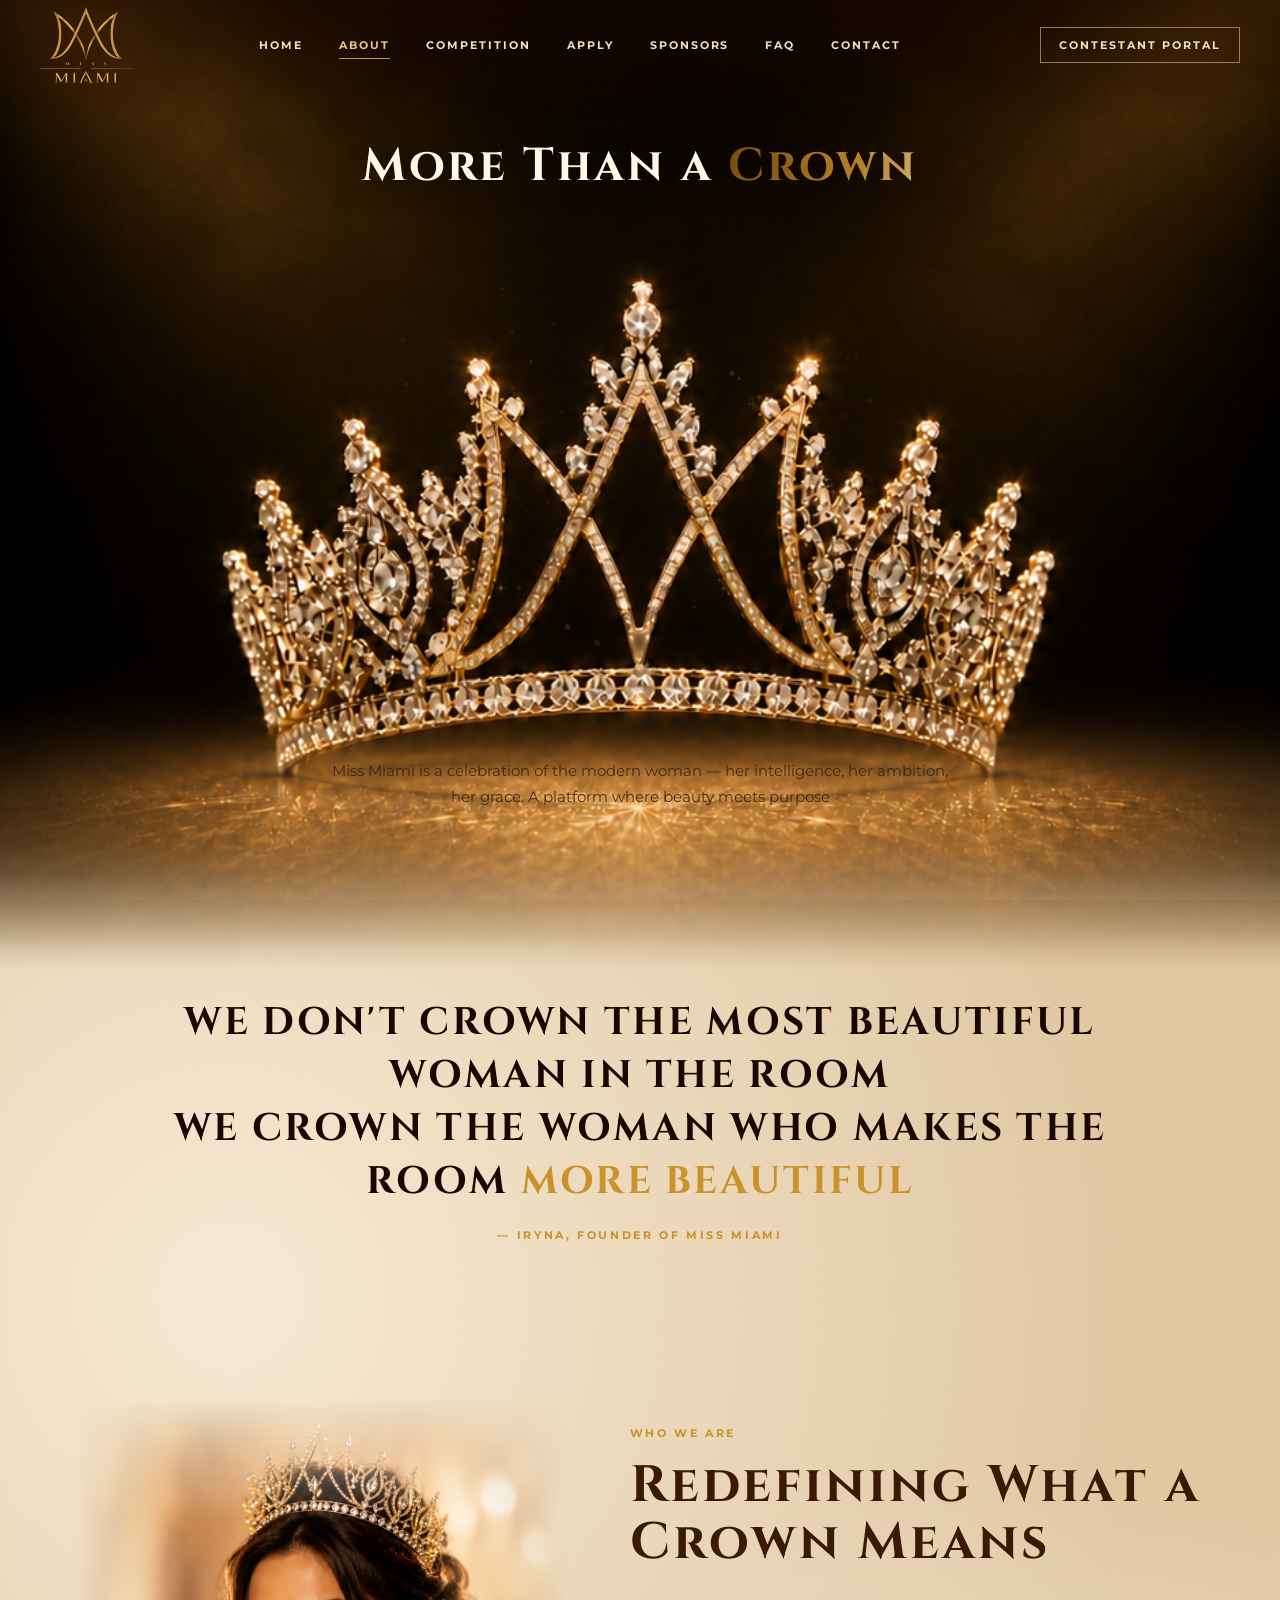
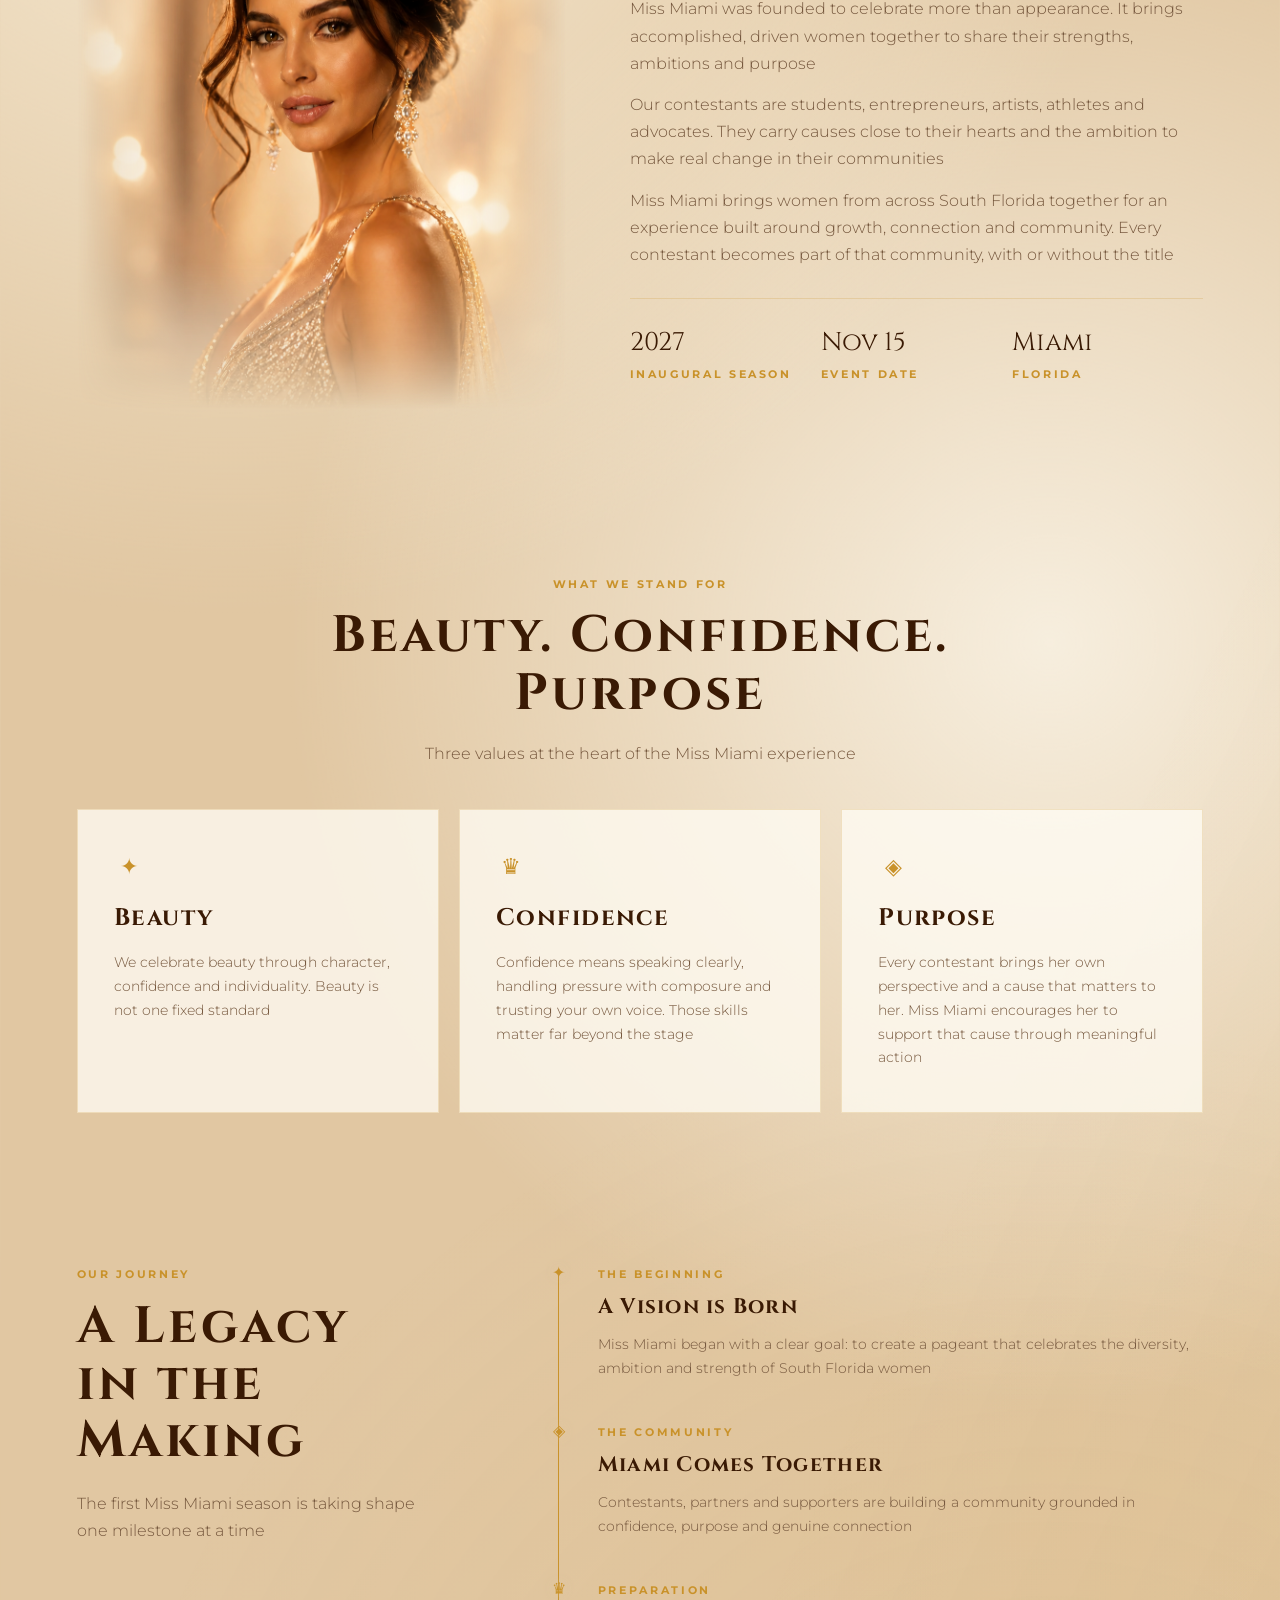
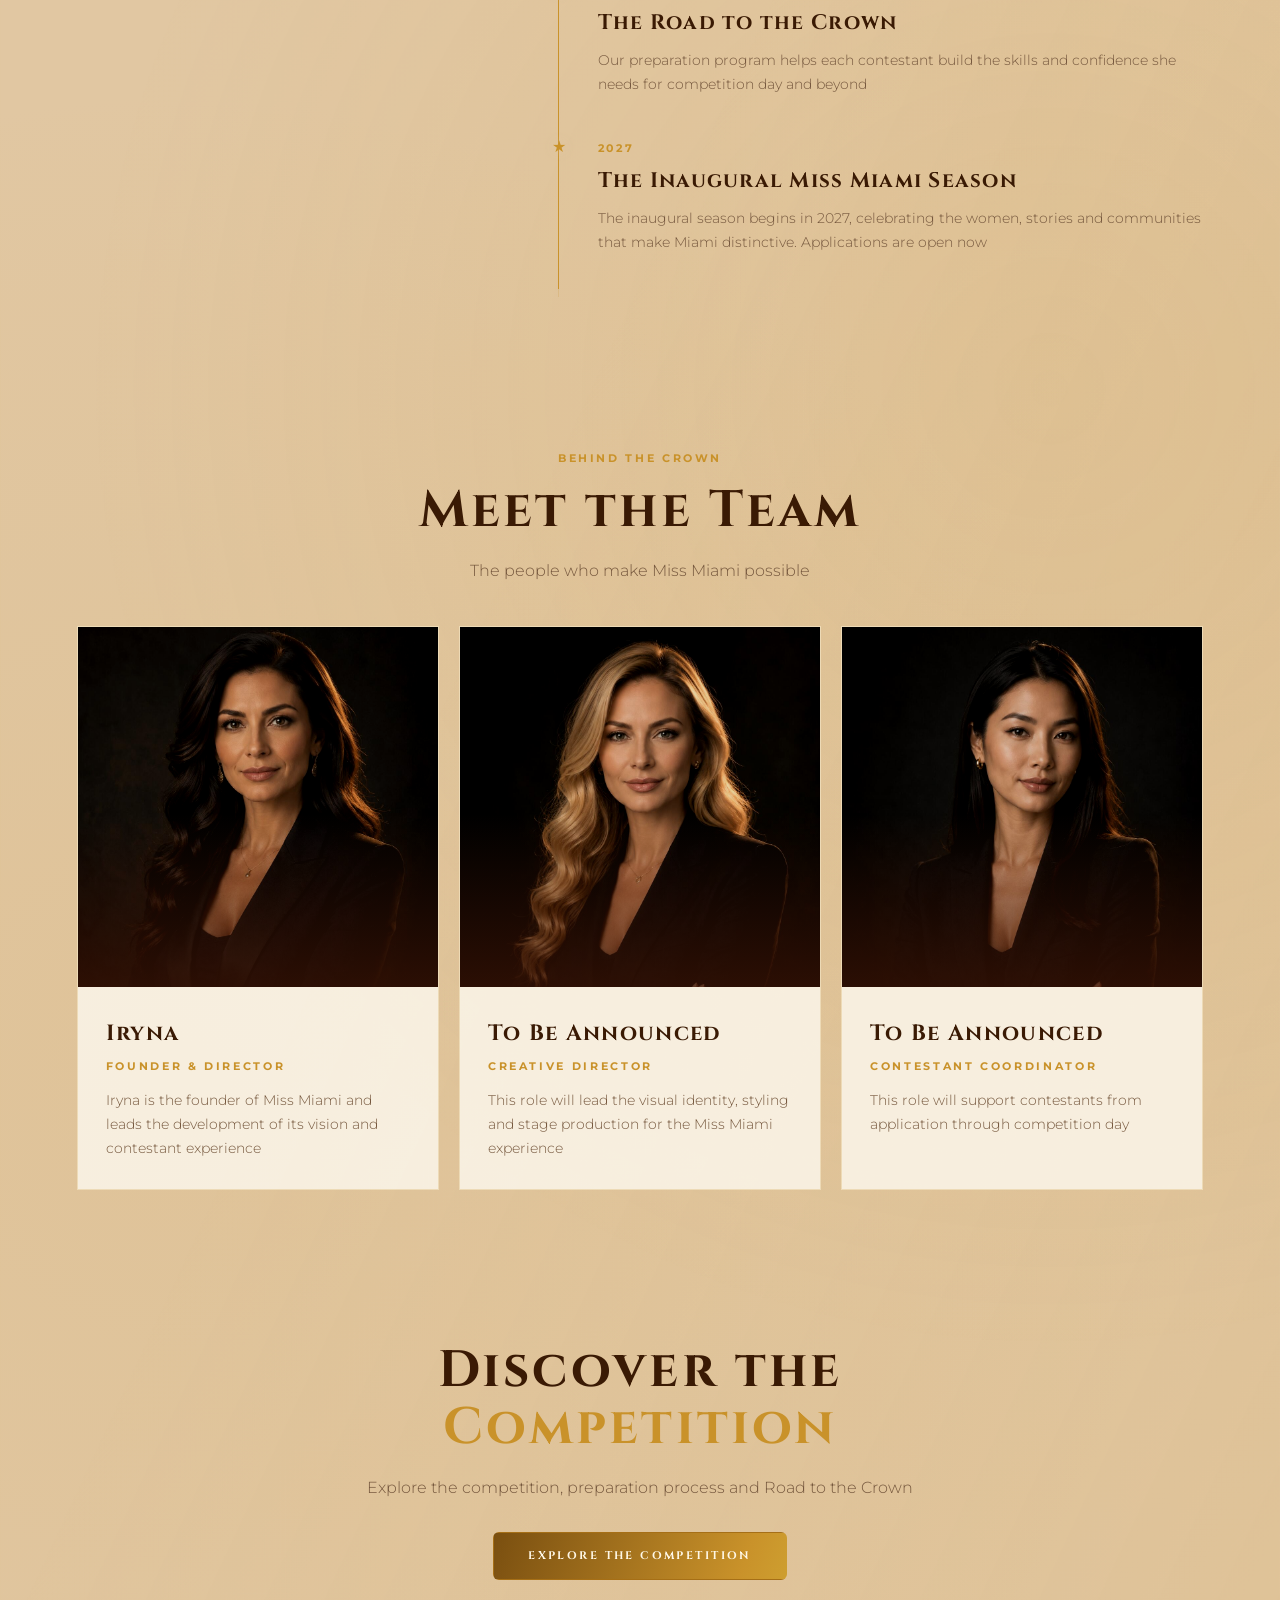
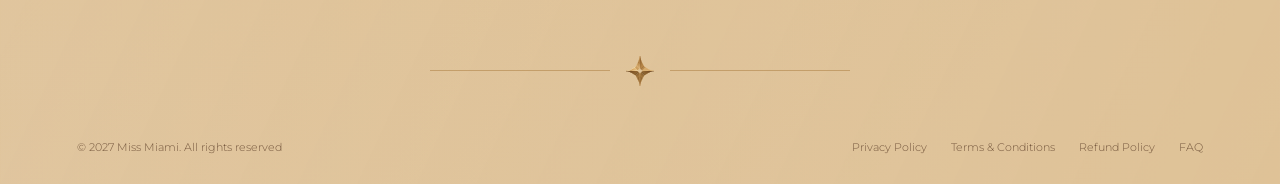
<file: about.html>
<!DOCTYPE html>
<!-- v2 -->
<html lang="en">
<head>
  <meta charset="UTF-8" />
  <meta name="viewport" content="width=device-width, initial-scale=1.0" />
  <title>About — Miss Miami 2027</title>
  <link rel="preconnect" href="https://fonts.googleapis.com" />
  <link rel="preconnect" href="https://fonts.gstatic.com" crossorigin />
  <link href="https://fonts.googleapis.com/css2?family=Cinzel:wght@400;600;700&family=Montserrat:wght@300;400;500;600&display=swap" rel="stylesheet" />
  <script>document.documentElement.classList.add('site-header-booting');</script>
  <link rel="stylesheet" href="assets/css/site-header.css?v=20260812-6">
  <link rel="stylesheet" href="assets/css/about.css?v=20260819-8">
  <link rel="stylesheet" href="assets/css/bronze-cta.css?v=20260818-5">
</head>
<body>

  <!-- HEADER -->
  <header id="site-header" class="on-hero">
    <a href="index.html" class="logo">
      <img src="assets/brand/miss-miami-logo-official.svg?v=20260812-3"
           data-hero-logo="assets/brand/miss-miami-logo-official.svg?v=20260812-3"
           data-light-logo="assets/brand/miss-miami-logo-official.svg?v=20260812-3"
           class="logo-img" alt="Miss Miami" />
    </a>
    <nav id="main-nav">
      <div class="primary-nav">
        <a href="index.html">Home</a>
        <a href="about.html" class="active">About</a>
        <a href="competition.html">Competition</a>
        <a href="apply.html">Apply</a>
        <a href="sponsors.html">Sponsors</a>
        <a href="faq.html">FAQ</a>
        <a href="contact.html">Contact</a>
      </div>
      <div class="header-actions">
        <a href="dashboard.html" class="btn-account-nav">Contestant Portal</a>
      </div>
    </nav>
    <button class="menu-toggle" id="menu-toggle" type="button" aria-label="Open menu" aria-expanded="false" aria-controls="mobile-menu">
      <span></span><span></span><span></span>
    </button>
  </header>

  <!-- MOBILE MENU -->
  <div id="mobile-menu" class="mobile-menu">
    <a href="index.html">Home</a>
    <a href="about.html" class="active">About</a>
    <a href="competition.html">Competition</a>
    <a href="apply.html">Apply</a>
    <a href="sponsors.html">Sponsors</a>
    <a href="faq.html">FAQ</a>
    <a href="contact.html">Contact</a>
    <a href="dashboard.html" class="btn-account-nav">Contestant Portal</a>
  </div>

  <!-- ABOUT HERO -->
  <section class="hero" aria-label="Miss Miami crown">
    <picture class="hero-media">
      <source media="(max-width: 900px)" srcset="assets/images/about-hero-crown-ivory-mobile-v3.png">
      <img class="hero-photo" src="assets/images/about-hero-crown-ivory-desktop-v2.png" alt="Miss Miami crown illuminated by warm champagne light">
    </picture>
    <div class="hero-overlay" aria-hidden="true"></div>
    <div class="hero-ambient-glow" aria-hidden="true"></div>
    <canvas id="about-hero-sparkles" aria-hidden="true"></canvas>
    <div class="hero-layout">
      <h1 class="hero-title">
        <span class="hero-title-line">More Than a</span>
        <em class="hero-title-crown">Crown</em>
      </h1>
      <div class="hero-crown-group">
        <div class="hero-crown-stage" aria-hidden="true"></div>
        <p class="hero-description">Miss Miami is a celebration of the modern woman — her intelligence, her ambition, her grace. A platform where beauty meets purpose</p>
      </div>
    </div>
  </section>

  <!-- BIG QUOTE -->
  <section class="quote-section">
    <span class="quote-mark">"</span>
    <p class="quote-text">
      We don't crown the most beautiful woman in the room<br>
      We crown the woman who makes the room <em>more beautiful</em>
    </p>
    <div class="quote-author">— Iryna, Founder of Miss Miami</div>
  </section>

  <!-- MISSION — FULL BLEED -->
  <section class="mission-section">
    <div class="mission-photo">
      <img src="assets/images/about-portrait-champagne-v2.png" alt="Miss Miami" onerror="this.style.display='none'" />
      <div class="mission-photo-placeholder">♛</div>
      <div class="mission-photo-overlay"></div>
    </div>
    <div class="mission-text-panel">
      <p class="eyebrow">Who We Are</p>
      <h2>Redefining What a Crown Means</h2>
      <p>Miss Miami was founded to celebrate more than appearance. It brings accomplished, driven women together to share their strengths, ambitions and purpose</p>
      <p>Our contestants are students, entrepreneurs, artists, athletes and advocates. They carry causes close to their hearts and the ambition to make real change in their communities</p>
      <p>Miss Miami brings women from across South Florida together for an experience built around growth, connection and community. Every contestant becomes part of that community, with or without the title</p>
      <div class="mission-detail">
        <div class="mission-detail-item">
          <div class="num">2027</div>
          <div class="label">Inaugural Season</div>
        </div>
        <div class="mission-detail-item">
          <div class="num">Nov 15</div>
          <div class="label">Event Date</div>
        </div>
        <div class="mission-detail-item">
          <div class="num">Miami</div>
          <div class="label">Florida</div>
        </div>
      </div>
    </div>
  </section>

  <!-- VALUES -->
  <section class="values-section">
    <div class="values-hero">
      <p class="eyebrow">What We Stand For</p>
      <h2>Beauty. Confidence. Purpose</h2>
      <p>Three values at the heart of the Miss Miami experience</p>
    </div>
    <div class="values-panels">
      <div class="value-panel">
        <span class="value-panel-icon">✦</span>
        <h3>Beauty</h3>
        <p>We celebrate beauty through character, confidence and individuality. Beauty is not one fixed standard</p>
      </div>
      <div class="value-panel">
        <span class="value-panel-icon">♛</span>
        <h3>Confidence</h3>
        <p>Confidence means speaking clearly, handling pressure with composure and trusting your own voice. Those skills matter far beyond the stage</p>
      </div>
      <div class="value-panel">
        <span class="value-panel-icon">◈</span>
        <h3>Purpose</h3>
        <p>Every contestant brings her own perspective and a cause that matters to her. Miss Miami encourages her to support that cause through meaningful action</p>
      </div>
    </div>
  </section>

  <!-- STORY TIMELINE -->
  <section class="story-section">
    <div class="story-inner">
      <div class="story-head">
        <p class="eyebrow">Our Journey</p>
        <h2>A Legacy<br>in the Making</h2>
      <p>The first Miss Miami season is taking shape one milestone at a time</p>
      </div>
      <div class="timeline" id="timeline">
        <div class="tl-track"><div class="tl-track-fill" id="tl-fill"></div></div>
        <div class="tl-item">
          <div class="tl-left"><div class="tl-dot">✦</div></div>
          <div class="tl-content">
            <div class="tl-year">The Beginning</div>
            <h4>A Vision is Born</h4>
            <p>Miss Miami began with a clear goal: to create a pageant that celebrates the diversity, ambition and strength of South Florida women</p>
          </div>
        </div>
        <div class="tl-item">
          <div class="tl-left"><div class="tl-dot">◈</div></div>
          <div class="tl-content">
            <div class="tl-year">The Community</div>
            <h4>Miami Comes Together</h4>
            <p>Contestants, partners and supporters are building a community grounded in confidence, purpose and genuine connection</p>
          </div>
        </div>
        <div class="tl-item">
          <div class="tl-left"><div class="tl-dot">♛</div></div>
          <div class="tl-content">
            <div class="tl-year">Preparation</div>
            <h4>The Road to the Crown</h4>
            <p>Our preparation program helps each contestant build the skills and confidence she needs for competition day and beyond</p>
          </div>
        </div>
        <div class="tl-item">
          <div class="tl-left"><div class="tl-dot">★</div></div>
          <div class="tl-content">
            <div class="tl-year">2027</div>
            <h4>The Inaugural Miss Miami Season</h4>
            <p>The inaugural season begins in 2027, celebrating the women, stories and communities that make Miami distinctive. Applications are open now</p>
          </div>
        </div>
      </div>
    </div>
  </section>

  <!-- TEAM -->
  <section class="team-section">
    <div class="team-head">
      <p class="eyebrow">Behind the Crown</p>
      <h2>Meet the Team</h2>
      <p>The people who make Miss Miami possible</p>
    </div>
    <div class="team-grid">
      <div class="team-card">
        <div class="team-photo">
          <img src="team-1.jpg" alt="Iryna" onerror="this.style.display='none'" />
          <div class="team-photo-placeholder">♛</div>
          <div class="team-photo-overlay"></div>
        </div>
        <div class="team-info">
          <div class="team-name">Iryna</div>
          <div class="team-role">Founder & Director</div>
          <div class="team-bio">Iryna is the founder of Miss Miami and leads the development of its vision and contestant experience</div>
        </div>
      </div>
      <div class="team-card">
        <div class="team-photo">
          <img src="team-2.jpg" alt="Creative Director" onerror="this.style.display='none'" />
          <div class="team-photo-placeholder">✦</div>
          <div class="team-photo-overlay"></div>
        </div>
        <div class="team-info">
          <div class="team-name">To Be Announced</div>
          <div class="team-role">Creative Director</div>
          <div class="team-bio">This role will lead the visual identity, styling and stage production for the Miss Miami experience</div>
        </div>
      </div>
      <div class="team-card">
        <div class="team-photo">
          <img src="team-3.jpg" alt="Contestant Coordinator" onerror="this.style.display='none'" />
          <div class="team-photo-placeholder">◈</div>
          <div class="team-photo-overlay"></div>
        </div>
        <div class="team-info">
          <div class="team-name">To Be Announced</div>
          <div class="team-role">Contestant Coordinator</div>
          <div class="team-bio">This role will support contestants from application through competition day</div>
        </div>
      </div>
    </div>
  </section>

  <section class="cta-section" aria-labelledby="about-competition-title">
    <div class="cta-bg" aria-hidden="true"></div>
    <div class="cta-overlay" aria-hidden="true"></div>
    <div class="cta-content fade-up">
      <h2 id="about-competition-title">Discover the <em>Competition</em></h2>
      <p>Explore the competition, preparation process and Road to the Crown</p>
      <div class="cta-btns">
        <a href="competition.html" class="btn-gold mm-bronze-cta">Explore the Competition</a>
      </div>
    </div>
  </section>

  <!-- FOOTER -->
  <footer>
    <div class="about-brand-divider" aria-hidden="true">
      <img src="assets/images/miss-miami-brand-star.svg" alt="" />
    </div>
    <div class="footer-bottom">
      <p>© 2027 Miss Miami. All rights reserved</p>
      <div class="footer-links">
        <a href="privacy.html">Privacy Policy</a>
        <a href="terms.html">Terms &amp; Conditions</a>
        <a href="refund.html">Refund Policy</a>
        <a href="faq.html">FAQ</a>
      </div>
    </div>
  </footer>

  <script>
    // Keep the header legible over both the photographic hero and light sections.
    const siteHeader = document.querySelector('header');
    const headerLogo = siteHeader.querySelector('.logo-img');
    const heroSection = document.querySelector('.hero');

    function updateHeaderState() {
      const switchAt = Math.max(0, (heroSection?.offsetHeight || window.innerHeight) - siteHeader.offsetHeight);
      const onHero = window.scrollY < switchAt;
      siteHeader.classList.toggle('on-hero', onHero);

      const nextLogo = onHero ? headerLogo.dataset.heroLogo : headerLogo.dataset.lightLogo;
      if (nextLogo && headerLogo.getAttribute('src') !== nextLogo) {
        headerLogo.setAttribute('src', nextLogo);
      }
    }

    updateHeaderState();
    window.addEventListener('scroll', updateHeaderState, { passive: true });
    window.addEventListener('resize', updateHeaderState);

    // Particle engine restored from the 226cb4a About implementation.
    const sparkleCanvas = document.getElementById('about-hero-sparkles');
    const reduceMotion = window.matchMedia('(prefers-reduced-motion: reduce)').matches;

    if (sparkleCanvas && !reduceMotion) {
      const sparkleContext = sparkleCanvas.getContext('2d');
      let sparkleWidth;
      let sparkleHeight;
      let particles = [];

      function sizeSparkleCanvas() {
        sparkleWidth = sparkleCanvas.width = sparkleCanvas.offsetWidth;
        sparkleHeight = sparkleCanvas.height = sparkleCanvas.offsetHeight;
      }

      const particleColors = [
        'rgba(201,146,42,',
        'rgba(231,201,133,',
        'rgba(184,150,12,',
        'rgba(255,239,196,'
      ];

      const mobileSparkleViewport = window.matchMedia('(max-width: 900px)');
      const crownSparkleProfiles = {
        desktop: {
          field: { left: 0.31, right: 0.69, top: 0.30, bottom: 0.73 },
          anchors: [
            [0.50, 0.32], [0.41, 0.41], [0.59, 0.41],
            [0.36, 0.50], [0.64, 0.50], [0.43, 0.60],
            [0.57, 0.60], [0.50, 0.69]
          ]
        },
        mobile: {
          field: { left: 0.20, right: 0.80, top: 0.39, bottom: 0.66 },
          anchors: [
            [0.50, 0.41], [0.38, 0.47], [0.62, 0.47],
            [0.28, 0.54], [0.72, 0.54], [0.40, 0.59],
            [0.60, 0.59], [0.50, 0.63]
          ]
        }
      };

      function currentSparkleProfile() {
        return mobileSparkleViewport.matches
          ? crownSparkleProfiles.mobile
          : crownSparkleProfiles.desktop;
      }

      class Particle {
        constructor() {
          this.reset(true);
        }

        reset(initial) {
          const profile = currentSparkleProfile();
          const anchorToJewel = Math.random() < 0.38;
          this.jewelGlint = anchorToJewel;

          if (anchorToJewel) {
            const anchor = profile.anchors[Math.floor(Math.random() * profile.anchors.length)];
            this.x = (anchor[0] + (Math.random() - 0.5) * 0.022) * sparkleWidth;
            this.y = (anchor[1] + (Math.random() - 0.5) * 0.018) * sparkleHeight;
          } else {
            this.x = (profile.field.left + Math.random() * (profile.field.right - profile.field.left)) * sparkleWidth;
            this.y = (profile.field.top + Math.random() * (profile.field.bottom - profile.field.top)) * sparkleHeight;
          }
          this.bokeh = !this.jewelGlint && Math.random() < 0.15;
          this.radius = this.jewelGlint
            ? Math.random() * 0.8 + 1.7
            : this.bokeh
              ? Math.random() * 18 + 8
              : Math.random() * 2.5 + 0.5;
          this.speed = this.jewelGlint
            ? Math.random() * 0.1 + 0.04
            : this.bokeh
              ? Math.random() * 0.2 + 0.05
              : Math.random() * 0.6 + 0.2;
          this.drift = (Math.random() - 0.5) * (this.jewelGlint ? 0.06 : this.bokeh ? 0.15 : 0.4);
          this.alpha = this.bokeh ? Math.random() * 0.12 + 0.04 : Math.random() * 0.65 + 0.2;
          this.maxAlpha = this.alpha;
          this.life = 0;
          this.maxLife = this.bokeh ? Math.random() * 500 + 300 : Math.random() * 260 + 120;
          this.color = particleColors[Math.floor(Math.random() * particleColors.length)];
          this.star = this.jewelGlint || (!this.bokeh && this.radius > 1.5 && Math.random() < 0.3);
        }

        update() {
          this.y -= this.speed;
          this.x += this.drift;
          this.life += 1;
          this.alpha = this.maxAlpha * Math.sin(Math.PI * (this.life / this.maxLife));
          if (this.life >= this.maxLife || this.y < -10) this.reset(false);
        }

        draw() {
          if (this.star) {
            sparkleContext.save();
            sparkleContext.translate(this.x, this.y);
            sparkleContext.strokeStyle = `${this.color}${this.alpha})`;
            sparkleContext.lineWidth = 0.6;
            sparkleContext.beginPath();
            sparkleContext.moveTo(-this.radius * 2.5, 0);
            sparkleContext.lineTo(this.radius * 2.5, 0);
            sparkleContext.moveTo(0, -this.radius * 2.5);
            sparkleContext.lineTo(0, this.radius * 2.5);
            sparkleContext.stroke();
            sparkleContext.restore();
          }

          sparkleContext.beginPath();
          sparkleContext.arc(this.x, this.y, this.radius, 0, Math.PI * 2);
          sparkleContext.fillStyle = `${this.color}${this.alpha})`;
          sparkleContext.fill();
        }
      }

      function drawSparkles() {
        sparkleContext.clearRect(0, 0, sparkleWidth, sparkleHeight);
        particles.forEach((particle) => {
          particle.update();
          particle.draw();
        });

        requestAnimationFrame(drawSparkles);
      }

      sizeSparkleCanvas();
      particles = Array.from({ length: 120 }, () => new Particle());
      window.addEventListener('resize', sizeSparkleCanvas);
      requestAnimationFrame(drawSparkles);
    }

    // Mobile menu
    const toggle = document.getElementById('menu-toggle');
    const mobileMenu = document.getElementById('mobile-menu');
    toggle.addEventListener('click', () => {
      mobileMenu.classList.toggle('open');
      const menuIsOpen = mobileMenu.classList.contains('open');
      toggle.setAttribute('aria-expanded', String(menuIsOpen));
      toggle.setAttribute('aria-label', menuIsOpen ? 'Close menu' : 'Open menu');
      document.body.classList.toggle('menu-open', menuIsOpen);
      const spans = toggle.querySelectorAll('span');
      if (menuIsOpen) {
        spans[0].style.transform = 'rotate(45deg) translate(5px,5px)';
        spans[1].style.opacity = '0';
        spans[2].style.transform = 'rotate(-45deg) translate(5px,-5px)';
      } else {
        spans.forEach(s => { s.style.transform = ''; s.style.opacity = ''; });
      }
    });
    mobileMenu.querySelectorAll('a').forEach(a => {
      a.addEventListener('click', () => {
        mobileMenu.classList.remove('open');
        toggle.setAttribute('aria-expanded', 'false');
        toggle.setAttribute('aria-label', 'Open menu');
        document.body.classList.remove('menu-open');
        toggle.querySelectorAll('span').forEach(s => { s.style.transform = ''; s.style.opacity = ''; });
      });
    });

    document.addEventListener('keydown', (event) => {
      if (event.key === 'Escape' && mobileMenu.classList.contains('open')) {
        toggle.click();
        toggle.focus();
      }
    });


    // Scroll animations
    const observer = new IntersectionObserver((entries) => {
      entries.forEach(e => {
        if (e.isIntersecting) { e.target.classList.add('visible'); observer.unobserve(e.target); }
      });
    }, { threshold: 0.1 });

    document.querySelectorAll('.value-panel, .team-card').forEach((el, i) => {
      el.style.transitionDelay = `${(i % 3) * 0.12}s`;
      observer.observe(el);
    });

    // Timeline: each item appears individually as it scrolls into view
    const tlFill = document.getElementById('tl-fill');
    const tlItems = document.querySelectorAll('.tl-item');
    let tlStarted = false;

    const tlItemObserver = new IntersectionObserver((entries) => {
      entries.forEach(e => {
        if (e.isIntersecting) {
          // Start line fill on first item
          if (!tlStarted) { tlFill && tlFill.classList.add('animated'); tlStarted = true; }
          e.target.classList.add('visible');
          tlItemObserver.unobserve(e.target);
        }
      });
    }, { threshold: 0.3, rootMargin: '0px 0px -60px 0px' });

    tlItems.forEach(el => tlItemObserver.observe(el));
  </script>
  <script src="assets/js/site-header-scroll.js?v=20260812-2"></script>
</body>
</html>
</file>
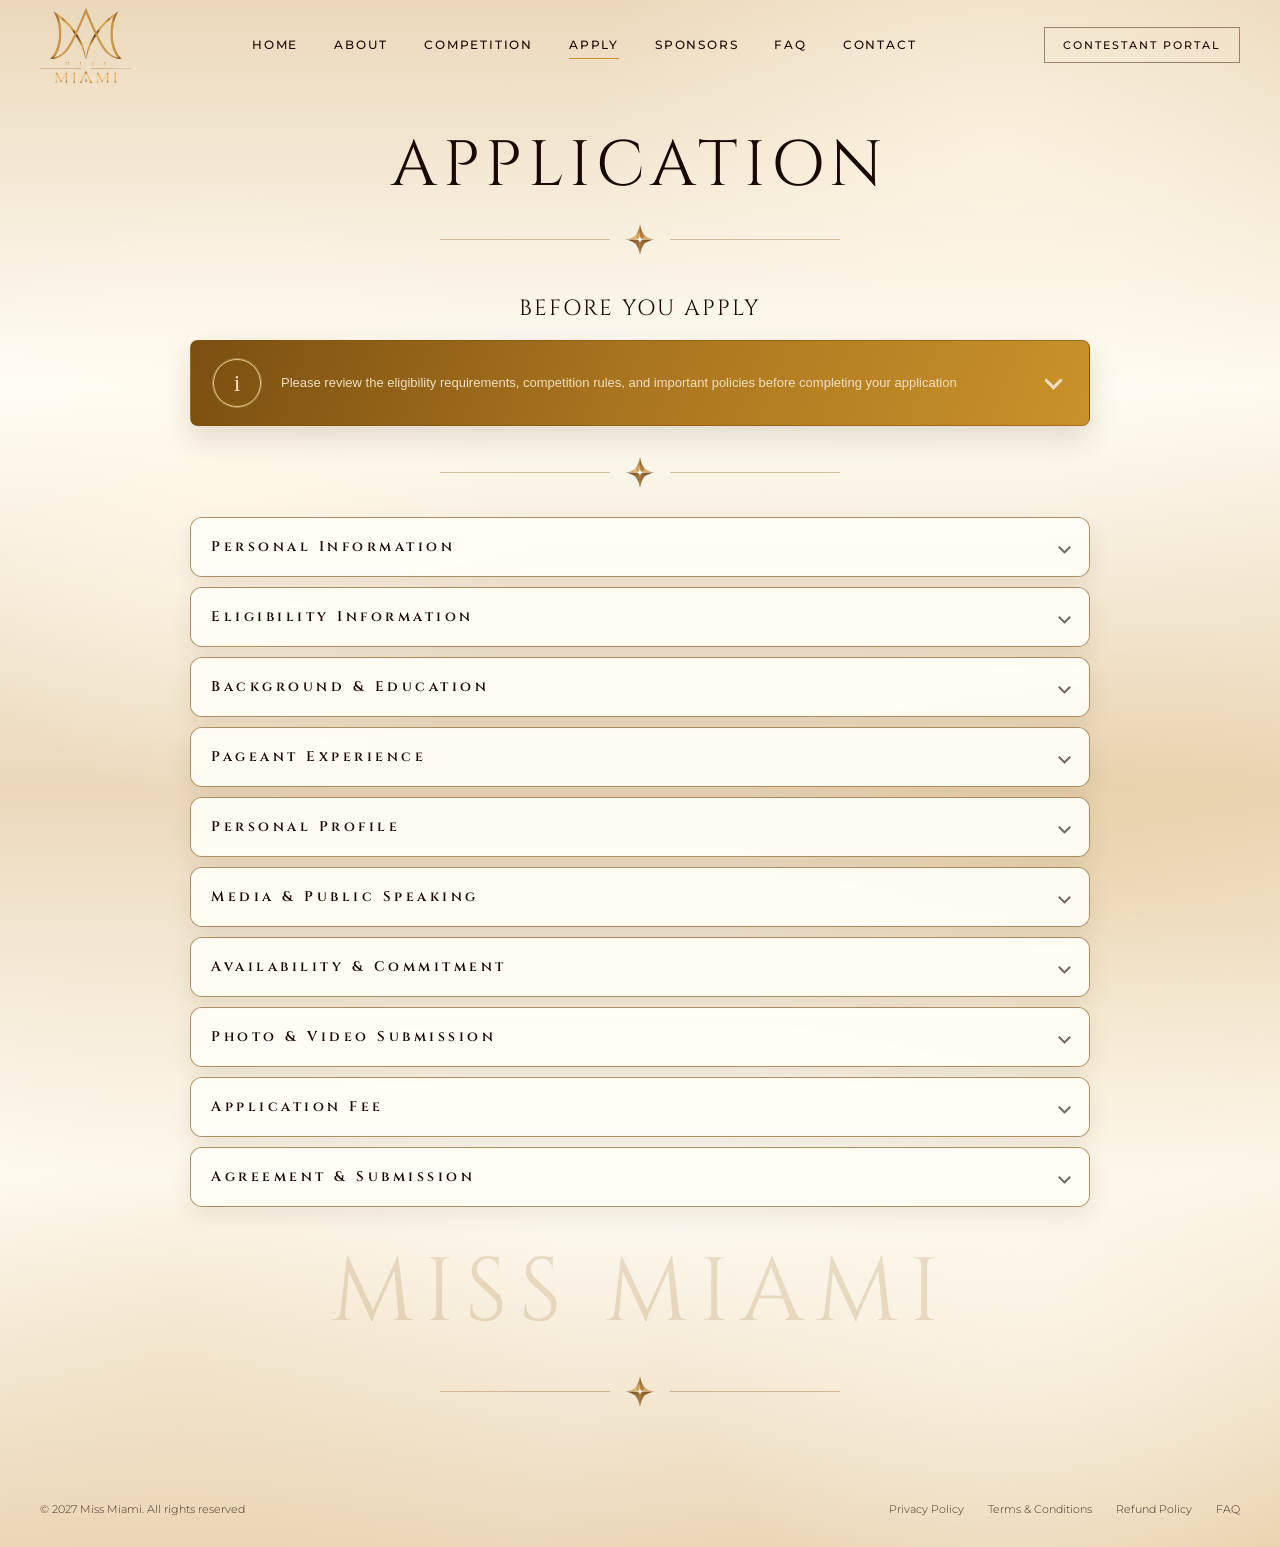
<file: apply.html>
<!DOCTYPE html>
<html lang="en" dir="ltr">
<head>
  <meta charset="UTF-8" />
  <meta http-equiv="Content-Language" content="en-US" />
  <meta name="language" content="English" />
  <meta name="viewport" content="width=device-width, initial-scale=1.0" />
  <title>Apply — Miss Miami 2027</title>
  <link rel="preconnect" href="https://fonts.googleapis.com" />
  <link rel="preconnect" href="https://fonts.gstatic.com" crossorigin />
  <link href="https://fonts.googleapis.com/css2?family=Cinzel:wght@400;600;700&family=Montserrat:wght@300;400;500;600&display=swap" rel="stylesheet" />
  <style>
    *, *::before, *::after { box-sizing: border-box; margin: 0; padding: 0; }
    [hidden] { display: none !important; }

    :root {
      --gold:   #D4AF37;
      --black:  #1A0800;
      --page-bg: #E7D0AD;
      --dark:   var(--page-bg);
      --dark2:  #CCA55A;
      --cream:  #1A0800;
      --white:  #1A0800;
      --glass:  rgba(231,208,173,0.92);
      --tr: 0.3s cubic-bezier(.4,0,.2,1);
    }

    html { scroll-behavior: smooth; }
    body { background: linear-gradient(180deg, #E1C7A2 0%, #E7D0AD 42%, #EBD8BA 100%) fixed; color: #1A0800; font-family: 'Montserrat', sans-serif; font-weight: 300; line-height: 1.7; overflow-x: hidden; }
    h1,h2,h3,h4 { font-family: 'Cinzel', serif; letter-spacing: 0.06em; }
    a { text-decoration: none; color: inherit; }
    ::-webkit-scrollbar { width: 4px; }
    ::-webkit-scrollbar-track { background: var(--page-bg); }
    ::-webkit-scrollbar-thumb { background: var(--gold); border-radius: 2px; }

    /* ── HEADER ── */
    header {
      position: fixed; top: 0; left: 0; right: 0; z-index: 100;
      display: flex; align-items: center; justify-content: space-between;
      padding: 0 56px; height: 90px;
      background: transparent;
      backdrop-filter: none;
      border-bottom: none;
    }
    .logo { display: flex; align-items: center; flex-shrink: 0; }
    .logo-img { height: 76px; width: auto; display: block; object-fit: cover; }
    nav { display: flex; align-items: center; gap: 32px; }
    nav a { font-size: 11px; font-weight: 500; letter-spacing: 0.18em; text-transform: uppercase; color: #1A0800; transition: color var(--tr); position: relative; opacity: 1; }
    nav a::after { content:''; position:absolute; bottom:-4px; left:0; right:0; height:1px; background:var(--gold); transform:scaleX(0); transform-origin:left; transition:transform var(--tr); }
    nav a:hover { color: var(--gold); }
    nav a:hover::after, nav a.active::after { transform: scaleX(1); }
    nav a.active { color: #1A0800; }
    .btn-nav {
      padding: 10px 28px;
      background: linear-gradient(110deg, #7A4F10 0%, #C9922A 30%, #D4AF37 50%, #C9922A 70%, #7A4F10 100%);
      background-size: 250% auto;
      color: #FFF8E7;
      font-family: 'Cinzel', serif;
      font-size: 11px;
      letter-spacing: 0.22em;
      font-weight: 700;
      text-transform: uppercase;
      border: none;
      border-radius: 6px;
      cursor: pointer;
      animation: bronzeFlow 8s ease-in-out infinite;
      position: relative;
      overflow: hidden;
    }
    .btn-nav:hover {
      background-position: right center;
    }
    @keyframes bronzeFlow {
      0%   { background-position: 0% center; }
      50%  { background-position: 100% center; }
      100% { background-position: 0% center; }
    }
    @keyframes bronzeArrowFlow {
      0%   { color: #D4AF37; }
      50%  { color: #C9922A; }
      100% { color: #D4AF37; }
    }
    @keyframes stepPulse {
      0%, 100% { transform: scale(1); }
      50% { transform: scale(1.15); }
    }
    .btn-account-nav { font-size: 11px; letter-spacing: 0.18em; text-transform: uppercase; color: #1A0800 !important; border: 1px solid rgba(58,26,4,0.48); border-radius: 0; padding: 8px 18px; transition: all var(--tr); font-weight: 500; }
    .btn-account-nav::after { display: none !important; }
    .btn-account-nav:hover { color: #C9922A !important; border-color: #C9922A; }
    .menu-toggle {
      display: none;
      flex-direction: column;
      gap: 6px;
      cursor: pointer;
      padding: 10px 12px;
      border: 1px solid rgba(166,124,26,0.55);
      border-radius: 4px;
      background: none;
      transition: border-color var(--transition);
    }
    .menu-toggle:hover { border-color: rgba(166,124,26,0.85); }
    .menu-toggle span {
      display: block;
      height: 1px;
      background: #A67C1A;
      transition: var(--transition);
      border-radius: 1px;
    }
    .menu-toggle span:nth-child(1) { width: 20px; }
    .menu-toggle span:nth-child(2) { width: 14px; }
    .menu-toggle span:nth-child(3) { width: 20px; }

    /* ── PAGE HERO ── */
    .page-hero {
      padding: 112px 56px 14px;
      text-align: center;
      background: transparent;
      border-bottom: 0;
      position: relative;
    }
    .page-hero::after { display: none; }
    .eyebrow {
      font-size: 10px; letter-spacing: 0.45em; text-transform: uppercase;
      color: var(--gold); margin-bottom: 20px; font-weight: 500;
    }
    .page-hero h1 { font-size: clamp(36px, 4vw, 52px); color: var(--white); margin: 0; }
    .page-hero p { font-size: 14px; color: #1A0800; opacity: 0.85; max-width: 540px; margin: 0 auto; line-height: 1.9; }
    .application-ornament {
      display: flex;
      align-items: center;
      justify-content: center;
      gap: 10px;
      max-width: 520px;
      margin: 14px auto 0;
      color: #C9922A;
      font-size: 15px;
      line-height: 1;
    }
    .application-ornament::before,
    .application-ornament::after {
      content: '';
      flex: 1;
      height: 1px;
      background: linear-gradient(to right, transparent, rgba(201,146,42,0.72));
    }
    .application-ornament::after { transform: scaleX(-1); }
    .before-apply-end { margin: 26px auto 0; }

    /* ── SECTION DIVIDER ── */
    .section-divider {
      height: 2px;
      background: linear-gradient(90deg, transparent 0%, #C9922A 20%, #C9922A 80%, transparent 100%);
      margin: 24px 0;
    }
    .section-title {
      text-align: center;
      font-size: 14px;
      font-weight: 700;
      color: #1A0800;
      letter-spacing: 0.8px;
      margin: 24px 0;
      text-transform: uppercase;
    }
    @media (min-width: 769px) {
      .section-title {
        font-size: 18px;
      }
    }

    /* ── STEPS BAR ── */
    .steps-bar {
      display: flex;
      align-items: center;
      justify-content: center;
      gap: 12px;
      padding: 32px 56px;
      background: linear-gradient(to right, #CCA55A 0%, var(--page-bg) 50%, #CCA55A 100%);
      border-bottom: 1px solid rgba(212,175,55,0.25);
      flex-wrap: wrap;
      box-shadow: inset 0 1px 0 rgba(255,255,255,0.3), inset 0 -1px 0 rgba(0,0,0,0.1);
    }
    .step {
      display: flex; align-items: center; gap: 8px;
      font-size: 10px; letter-spacing: 0.2em; text-transform: uppercase;
      color: #1A0800; opacity: 1; font-weight: 600;
      transition: all var(--tr);
    }
    .step.active { opacity: 1; color: #1A0800; text-shadow: 0 1px 2px rgba(0,0,0,0.1); }
    .step.done { opacity: 1; color: #1A0800; }
    .step-num {
      width: 32px; height: 32px; border-radius: 50%;
      border: 2px solid #C9922A;
      display: flex; align-items: center; justify-content: center;
      font-family: 'Cinzel', serif; font-size: 12px;
      color: #FFF8E7;
      flex-shrink: 0;
      background: #A67C1A;
      font-weight: 700;
      animation: stepPopIn 1.2s ease-out forwards;
      opacity: 0;
      transform: scale(0);
    }
    @keyframes stepPopIn {
      0% { opacity: 0; transform: scale(0); }
      100% { opacity: 1; transform: scale(1); }
    }
    .step:nth-child(1) .step-num { animation-delay: 0.1s; }
    .step:nth-child(3) .step-num { animation-delay: 0.3s; }
    .step:nth-child(5) .step-num { animation-delay: 0.5s; }
    .step:nth-child(7) .step-num { animation-delay: 0.7s; }
    .step:nth-child(9) .step-num { animation-delay: 0.9s; }
    .step:nth-child(11) .step-num { animation-delay: 1.1s; }
    .step.active .step-num {
      border-color: #C9922A;
      color: #FFF8E7;
      background: #A67C1A;
      box-shadow: 0 2px 8px rgba(0,0,0,0.2);
    }
    .step.done .step-num {
      border-color: #C9922A;
      background: #A67C1A;
      color: #FFF8E7;
      opacity: 1;
      animation: stepPulse 2s ease-in-out infinite;
    }
    .step-sep {
      width: 24px; height: 2px;
      background: linear-gradient(to right, rgba(212,175,55,0.2) 0%, rgba(212,175,55,0.4) 50%, rgba(212,175,55,0.2) 100%);
      flex-shrink: 0;
    }

    /* ── MAIN CONTENT ── */
    .apply-wrap {
      max-width: 860px;
      margin: 0 auto;
      padding: 10px 40px 100px;
    }

    /* ── FORM SECTIONS ── */
    .form-section {
      margin-bottom: 32px;
      opacity: 0;
      transform: translateY(24px);
      transition: opacity 0.6s ease, transform 0.6s ease;
    }
    .form-section.visible { opacity: 1; transform: translateY(0); }

    .form-section-title {
      display: flex;
      align-items: center;
      gap: 16px;
      margin-bottom: 14px;
      padding-bottom: 14px;
      border-bottom: 1px solid rgba(212,175,55,0.12);
    }
    .form-section-title h3 {
      font-size: 14px;
      letter-spacing: 0.25em;
      color: #1A0800;
      font-weight: 600;
    }
    .form-section-title .num {
      width: 40px; height: 40px;
      background: #A67C1A;
      border-radius: 50%;
      display: flex; align-items: center; justify-content: center;
      font-family: 'Cinzel', serif; font-size: 16px;
      color: #FFF8E7;
      flex-shrink: 0;
      font-weight: 700;
      box-shadow: 0 2px 8px rgba(0,0,0,0.2);
      transition: all 0.3s ease;
      position: relative;
    }
    .form-section-title .num::before {
      content: '';
      position: absolute;
      top: -2px;
      left: -2px;
      right: -2px;
      bottom: -2px;
      border-radius: 50%;
      background: conic-gradient(from 0deg, #D4AF37, #C9922A, #7A4F10, #C9922A, #D4AF37);
      animation: rotateGradient 3s linear infinite;
      z-index: -1;
    }
    @keyframes rotateGradient {
      0% { transform: rotate(0deg); }
      100% { transform: rotate(360deg); }
    }
    @keyframes drawCheckmark {
      0% {
        stroke-dasharray: 20;
        stroke-dashoffset: 20;
        filter: drop-shadow(0 0 0 rgba(26, 8, 0, 0));
      }
      50% {
        filter: drop-shadow(0 0 3px rgba(26, 8, 0, 0.6));
      }
      100% {
        stroke-dasharray: 20;
        stroke-dashoffset: 0;
        filter: drop-shadow(0 0 4px rgba(26, 8, 0, 0.4));
      }
    }

    /* Input checkmark indicator */
    .field {
      position: relative;
    }

    .field.valid::after {
      content: '';
      position: absolute;
      right: 10px;
      top: 50%;
      width: 24px;
      height: 18px;
      pointer-events: none;
      background-image: url("data:image/svg+xml,%3Csvg xmlns='http://www.w3.org/2000/svg' viewBox='0 0 24 18'%3E%3Cdefs%3E%3Cstyle%3E.chk%7Bstroke-dasharray:45;stroke-dashoffset:45;animation:draw 1.2s ease-in-out forwards;%7D@keyframes draw%7Bto%7Bstroke-dashoffset:0;%7D%7D%3C/style%3E%3C/defs%3E%3Cpath class='chk' d='M2 9L8 15L22 1' stroke='%23C9922A' stroke-width='1' fill='none' stroke-linecap='round' stroke-linejoin='round'/%3E%3C/svg%3E");
      background-size: contain;
      background-repeat: no-repeat;
      background-position: center;
      transform: translateY(-8%);
    }

    .field:has(> select).valid::after {
      display: none;
    }

    @keyframes checkmarkDraw {
      0% {
        opacity: 0;
        transform: translateY(-50%) scale(0.5);
      }
      100% {
        opacity: 1;
        transform: translateY(-50%) scale(1);
      }
    }
    .form-section-title .num.completed {
      background: #A67C1A;
      border-color: #1A0800;
      animation: numPopIn 0.5s cubic-bezier(0.34, 1.56, 0.64, 1);
      font-size: 14px;
    }
    .form-section-title .num.completed::before {
      background: #1A0800;
      animation: none;
    }
    .form-section-title .num.completed img {
      width: 24px;
      height: 24px;
      opacity: 1;
    }
    .form-section-title .num.error {
      border-color: #E74C3C;
      box-shadow: 0 0 8px rgba(231, 76, 60, 0.4);
    }
    @keyframes numPopIn {
      0% { transform: scale(0.7); opacity: 0; }
      50% { transform: scale(1.15); }
      100% { transform: scale(1); opacity: 1; }
    }

    /* ── FORM GRID ── */
    .form-grid { display: grid; grid-template-columns: 1fr 1fr; gap: 14px 20px; }
    .form-grid.full { grid-template-columns: 1fr; }
    .form-grid.three { grid-template-columns: 1fr 1fr 1fr; }

    .field { display: flex; flex-direction: column; gap: 8px; }
    .field.span2 { grid-column: span 2; }
    .form-grid.question-grid > .field { justify-content: flex-end; }
    @media (min-width: 769px) {
      .form-grid:not(.full) > .field > label {
        display: flex;
        align-items: flex-end;
        min-height: 32px;
      }
      .form-grid.question-grid > .field > label { min-height: 0; }
    }

    label {
      font-size: 13px;
      letter-spacing: 0.06em;
      text-transform: uppercase;
      color: #1A0800;
      font-weight: 600;
      font-family: 'Cinzel', serif;
    }

    input, select, textarea {
      background: rgba(255,255,255,0.55);
      border: 1.5px solid rgba(212,175,55,0.3);
      color: #1A0800;
      font-family: 'Montserrat', sans-serif;
      font-size: 13px;
      padding: 13px 16px;
      outline: none;
      transition: all var(--tr);
      width: 100%;
      -webkit-appearance: none;
      border-radius: 2px;
    }

    select {
      background-image: url("data:image/svg+xml;charset=UTF-8,%3csvg xmlns='http://www.w3.org/2000/svg' viewBox='0 0 24 24' fill='none' stroke='%231A0800' stroke-width='2' stroke-linecap='round' stroke-linejoin='round'%3e%3cpolyline points='6 9 12 15 18 9'%3e%3c/polyline%3e%3c/svg%3e");
      background-repeat: no-repeat;
      background-position: right 8px center;
      background-size: 20px;
      padding-right: 36px;
    }

    input.error, select.error, textarea.error {
      border-color: #E74C3C !important;
      background: #FADBD8 !important;
    }

    .error-message {
      color: #E74C3C;
      font-size: 12px;
      margin-top: 4px;
      display: none;
      font-weight: 500;
    }

    .error-message.show {
      display: block;
    }

    input:focus, select:focus, textarea:focus {
      border-color: rgba(212,175,55,0.7);
      background: rgba(255,255,255,0.7);
    }

    input::placeholder, textarea::placeholder { color: rgba(26,8,0,0.3); }

    select option {
      background: var(--page-bg);
      color: #1A0800;
      padding: 8px;
      line-height: 1.6;
    }

    select option:checked {
      background: linear-gradient(rgba(212,175,55,0.3), rgba(212,175,55,0.3));
    }

    input[type="date"] {
      font-size: 14px;
      letter-spacing: 0.05em;
    }

    input[type="date"]::-webkit-calendar-picker-indicator {
      cursor: pointer;
      opacity: 0.8;
      filter: invert(0.25);
      width: 24px;
      height: 24px;
    }

    textarea { resize: vertical; min-height: 100px; }
    .field-note, .word-count { color: rgba(26,8,0,0.72); font-size: 11px; line-height: 1.5; }
    .word-count { text-align: right; }
    .conditional-fields {
      display: none; grid-column: 1 / -1; grid-template-columns: 1fr 1fr;
      gap: 20px; padding: 20px; border: 1px solid rgba(201,146,42,0.3);
      background: rgba(255,253,245,0.32);
    }
    .conditional-fields.show { display: grid; }

    /* ── RADIO / CHECKBOX ── */
    .radio-group, .check-group {
      display: flex; flex-direction: column; gap: 10px;
    }
    .radio-item, .check-item {
      display: flex; align-items: flex-start; gap: 12px;
      cursor: pointer;
    }
    .radio-item input[type="radio"],
    .check-item input[type="checkbox"] {
      width: 18px; height: 18px;
      border: 1.5px solid #1A0800;
      background: var(--page-bg);
      cursor: pointer;
      flex-shrink: 0;
      padding: 0;
      margin-top: 3px;
      accent-color: #C9922A;
      transition: all var(--tr);
      appearance: none;
      -webkit-appearance: none;
    }
    .radio-item input[type="radio"] { border-radius: 50%; }
    .radio-item input[type="radio"]:checked { border: 5px solid #C9922A; background: #FFF8E7; }
    .check-item input[type="checkbox"]:checked {
      background: #A67C1A;
    }
    .check-item input[type="checkbox"].error {
      border-color: #E74C3C;
      background: #FADBD8;
    }
    .radio-item span, .check-item span, .check-item label {
      font-size: 13px;
      color: #1A0800;
      opacity: 1;
      text-shadow: 0 1px 3px rgba(0,0,0,0.4);
      cursor: pointer;
    }
    .check-item .error-message {
      width: 100%;
      margin-left: 30px;
      margin-top: 0;
    }

    /* ── FILE UPLOAD ── */
    .file-upload {
      border: 2px dashed rgba(212,175,55,0.35);
      padding: 26px 28px;
      text-align: center;
      cursor: pointer;
      transition: all var(--tr);
      position: relative;
      background: rgba(255,255,255,0.25);
      border-radius: 4px;
    }
    .file-upload:hover {
      border-color: rgba(212,175,55,0.6);
      background: rgba(255,255,255,0.35);
      box-shadow: 0 2px 8px rgba(212,175,55,0.08);
    }
    .file-upload.error {
      border-color: #E74C3C !important;
      background: #FADBD8 !important;
    }
    .file-upload input[type="file"] {
      position: absolute; inset: -2px; opacity: 0; cursor: pointer;
      width: auto; height: auto; border: none; background: none; padding: 0;
      z-index: 2;
    }
    .file-upload > *:not(input[type="file"]) { pointer-events: none; }
    .file-upload-icon {
      width: 64px;
      height: 64px;
      margin-bottom: 10px;
      display: inline-flex;
      align-items: center;
      justify-content: center;
    }
    .file-upload-icon svg {
      width: 100%;
      height: 100%;
    }
    @keyframes bronzeIconFlow {
      0%   { filter: brightness(0.9); }
      50%  { filter: brightness(1.1); }
      100% { filter: brightness(0.9); }
    }
    .file-upload-icon svg {
      animation: bronzeIconFlow 6s ease-in-out infinite;
    }
    .file-upload p {
      font-size: 13px;
      color: #1A0800;
      opacity: 0.8;
      line-height: 1.6;
    }
    .file-upload strong {
      color: #C9922A;
      font-weight: 700;
      display: block;
      margin-bottom: 4px;
    }

    /* ── REQUIREMENTS BOX ── */
    .req-box {
      background: linear-gradient(135deg, rgba(212,175,55,0.12) 0%, rgba(212,175,55,0.06) 100%);
      border: 2px solid rgba(212,175,55,0.25);
      padding: 20px 24px;
      margin-bottom: 20px;
      border-radius: 4px;
      box-shadow: inset 0 1px 0 rgba(255,255,255,0.5);
    }
    .req-box h4 {
      font-size: 12px;
      letter-spacing: 0.3em;
      color: #C9922A;
      margin-bottom: 16px;
      font-weight: 700;
      text-transform: uppercase;
    }
    .req-box ul { list-style: none; }
    .req-box ul li {
      font-size: 13px;
      color: #1A0800;
      opacity: 0.9;
      padding: 6px 0;
      padding-left: 20px;
      position: relative;
      line-height: 1.6;
    }
    .req-box ul li::before {
      content: '◆';
      position: absolute; left: 0;
      color: var(--gold);
      opacity: 0.6;
      font-size: 8px;
    }

    /* ── PAYMENT SECTION ── */
    .payment-section {
      background: rgba(212,175,55,0.08);
      border: 1px solid rgba(212,175,55,0.2);
      padding: 40px;
      margin-bottom: 32px;
    }
    .payment-header {
      display: flex; align-items: center; justify-content: space-between;
      margin-bottom: 28px;
      padding-bottom: 20px;
      border-bottom: 1px solid rgba(212,175,55,0.15);
    }
    .payment-header h3 { font-size: 15px; color: #1A0800; letter-spacing: 0.2em; }
    .price-tag {
      font-family: 'Cinzel', serif;
      font-size: 32px;
      color: #C9922A;
      line-height: 1;
      font-weight: 700;
    }
    .price-tag span { font-size: 14px; color: #C9922A; }

    .payment-includes { margin-bottom: 28px; }
    .payment-includes h4 { font-size: 10px; letter-spacing: 0.3em; text-transform: uppercase; color: #1A0800; opacity: 1; margin-bottom: 14px; }
    .payment-includes ul { list-style: none; display: grid; grid-template-columns: 1fr 1fr; gap: 8px; }
    .payment-includes ul li {
      font-size: 12px; color: #1A0800; opacity: 1;
      display: flex; align-items: center; gap: 8px;
    }
    .payment-includes ul li::before { content: '✦'; font-size: 8px; color: var(--gold); opacity: 1; flex-shrink: 0; }

    .card-icons { display: flex; gap: 8px; margin-bottom: 20px; }
    .card-icon {
      padding: 4px 10px;
      border: 1px solid rgba(212,175,55,0.25);
      font-size: 10px;
      color: #1A0800;
      opacity: 1;
      letter-spacing: 0.1em;
      background: rgba(255,255,255,0.3);
    }

    /* Stripe placeholder */
    .stripe-placeholder {
      background: rgba(255,255,255,0.3);
      border: 1px solid rgba(212,175,55,0.2);
      padding: 20px;
      text-align: center;
    }
    .stripe-placeholder p { font-size: 12px; color: #1A0800; opacity: 1; }
    .stripe-placeholder strong { color: #C9922A; font-weight: 700; }

    /* ── TERMS ── */
    .terms-box {
      margin-bottom: 32px;
      display: flex; flex-direction: column; gap: 12px;
    }

    /* ── SUBMIT ── */
    .submit-area { text-align: center; }
    .btn-submit {
      display: inline-flex; align-items: center; gap: 12px;
      padding: 16px 46px;
      background: linear-gradient(110deg, #7A4F10 0%, #C9922A 30%, #D4AF37 50%, #C9922A 70%, #7A4F10 100%);
      background-size: 250% auto;
      color: #FFF8E7;
      font-family: 'Cinzel', serif;
      font-size: 11px;
      letter-spacing: 0.25em;
      font-weight: 700;
      text-transform: uppercase;
      cursor: pointer;
      border: none;
      border-radius: 6px;
      position: relative;
      overflow: hidden;
      animation: bronzeFlow 8s ease-in-out infinite;
      justify-content: center;
    }
    .btn-submit::after {
      content: '';
      position: absolute;
      top: 0; left: -100%;
      width: 55%; height: 100%;
      background: linear-gradient(90deg, transparent 0%, rgba(255,248,220,0.3) 50%, transparent 100%);
      animation: bronzeSheen 7s ease-in-out infinite;
      pointer-events: none;
    }
    @keyframes bronzeSheen {
      0%   { left: -100%; opacity: 0; }
      10%  { opacity: 1; }
      40%  { left: 160%; opacity: 1; }
      42%  { opacity: 0; }
      100% { left: 160%; opacity: 0; }
    }
    .btn-submit:hover {
      background-position: right center;
    }
    .submit-note {
      margin-top: 16px;
      font-size: 14px !important;
      color: #1A0800 !important;
      opacity: 1 !important;
      text-align: center;
      text-shadow: none !important;
      line-height: 1.8;
      font-weight: 600 !important;
    }
    .submit-note a {
      color: #C9922A !important;
      font-weight: 700 !important;
      text-decoration: underline;
      text-shadow: none !important;
    }

    .submit-progress {
      min-height: 22px;
      margin-top: 14px;
      font-size: 12px;
      letter-spacing: 0.12em;
      color: #7A4F10;
      opacity: 0;
      transition: opacity 0.3s ease;
    }
    .submit-progress.show { opacity: 1; }
    .btn-submit:disabled { cursor: wait; opacity: 0.85; }

    /* TEMPORARY: frontend-only prototype of the future backend/CRM/Stripe success flow. */
    .apply-success {
      display: none;
      max-width: 900px;
      margin: 0 auto;
      padding: 72px 64px;
      background: linear-gradient(145deg, #FFFDF7 0%, #F9EED8 100%);
      border: 1px solid rgba(201,146,42,0.35);
      border-radius: 16px;
      box-shadow: 0 28px 80px rgba(58,26,4,0.16);
      text-align: center;
      color: #1A0800;
    }
    .apply-success.show {
      display: block;
      animation: successReveal 0.7s cubic-bezier(.2,.8,.2,1) both;
    }
    @keyframes successReveal {
      from { opacity: 0; transform: translateY(24px); }
      to { opacity: 1; transform: translateY(0); }
    }
    .success-mark {
      width: 76px; height: 76px;
      margin: 0 auto 28px;
      border-radius: 50%;
      display: flex; align-items: center; justify-content: center;
      background: linear-gradient(135deg, #7A4F10, #D4AF37);
      color: #FFF8E7;
      font-size: 32px;
      box-shadow: 0 12px 32px rgba(201,146,42,0.3);
    }
    .success-eyebrow {
      margin-bottom: 12px;
      font-size: 10px; font-weight: 600;
      letter-spacing: 0.38em;
      text-transform: uppercase;
      color: #A67C1A;
    }
    .apply-success h2 {
      margin-bottom: 18px;
      font-size: clamp(30px, 5vw, 48px);
      color: #1A0800;
    }
    .apply-success h2:focus { outline: none; }
    .success-lead {
      max-width: 650px;
      margin: 0 auto 36px;
      font-size: 16px;
      line-height: 1.9;
      color: #5A3215;
    }
    .success-summary {
      display: grid;
      grid-template-columns: repeat(3, 1fr);
      margin-bottom: 40px;
      border: 1px solid rgba(201,146,42,0.24);
      border-radius: 10px;
      overflow: hidden;
      background: rgba(255,255,255,0.58);
    }
    .success-summary-item {
      padding: 24px 18px;
      border-right: 1px solid rgba(201,146,42,0.18);
    }
    .success-summary-item:last-child { border-right: none; }
    .success-summary-label {
      display: block;
      margin-bottom: 9px;
      font-size: 9px; font-weight: 600;
      letter-spacing: 0.22em;
      text-transform: uppercase;
      color: #9A6010;
    }
    .success-summary-value {
      display: block;
      font-family: 'Cinzel', serif;
      font-size: 14px; font-weight: 700;
      color: #3A1A04;
    }
    .success-payment {
      display: inline-flex;
      align-items: center;
      justify-content: center;
      gap: 8px;
      color: #27613B;
    }
    .success-next {
      max-width: 650px;
      margin: 0 auto 40px;
      padding: 30px 32px;
      border-radius: 10px;
      background: rgba(201,146,42,0.09);
      text-align: left;
    }
    .success-next h3 {
      margin-bottom: 20px;
      font-size: 16px;
      letter-spacing: 0.12em;
      color: #3A1A04;
    }
    .success-step {
      display: grid;
      grid-template-columns: 30px 1fr;
      gap: 14px;
      align-items: start;
      margin-bottom: 16px;
    }
    .success-step:last-child { margin-bottom: 0; }
    .success-step-num {
      width: 28px; height: 28px;
      border: 1px solid rgba(166,124,26,0.45);
      border-radius: 50%;
      display: flex; align-items: center; justify-content: center;
      font-family: 'Cinzel', serif;
      font-size: 11px;
      color: #9A6010;
    }
    .success-step p {
      padding-top: 3px;
      font-size: 13px;
      line-height: 1.75;
      color: #5A3215;
    }
    .success-actions {
      display: flex;
      justify-content: center;
      gap: 14px;
      flex-wrap: wrap;
    }
    .success-actions a {
      min-width: 220px;
      padding: 14px 26px;
      border-radius: 6px;
      font-family: 'Cinzel', serif;
      font-size: 11px; font-weight: 700;
      letter-spacing: 0.18em;
      text-transform: uppercase;
      transition: all 0.3s ease;
    }
    .success-actions .primary {
      background: linear-gradient(110deg, #7A4F10, #D4AF37, #C9922A);
      color: #FFF8E7;
    }
    .success-actions .secondary {
      border: 1px solid rgba(58,26,4,0.35);
      color: #3A1A04;
    }
    .success-actions a:hover { transform: translateY(-2px); }

    .after-apply-info {
      margin: 0 0 28px;
      padding: 24px 26px;
      border: 1px solid rgba(166,124,26,0.24);
      border-radius: 8px;
      background: rgba(255,248,231,0.45);
    }
    .after-apply-info h4 {
      margin-bottom: 10px;
      font-size: 14px;
      letter-spacing: 0.12em;
      color: #3A1A04;
    }
    .after-apply-info p {
      font-size: 13px;
      line-height: 1.8;
      color: #5A3215;
    }

    @media (max-width: 768px) {
      .apply-success { padding: 48px 22px; border-radius: 10px; }
      .success-summary { grid-template-columns: 1fr; }
      .success-summary-item {
        border-right: none;
        border-bottom: 1px solid rgba(201,146,42,0.18);
      }
      .success-summary-item:last-child { border-bottom: none; }
      .success-next { padding: 24px 20px; }
      .success-actions { flex-direction: column; }
      .success-actions a { width: 100%; min-width: 0; }
    }

    /* ── FOOTER ── */
    footer {
      background: transparent;
      border-top: 1px solid rgba(201,146,42,0.24);
      padding: 36px 40px 28px;
      width: 100%;
      box-sizing: border-box;
    }
    .footer-bottom {
      display: flex; align-items: center; justify-content: space-between;
    }
    .footer-bottom p { font-size: 11px; color: #1A0800; opacity: 0.8; }
    .footer-links { display: flex; gap: 24px; }
    .footer-links a { font-size: 11px; color: #1A0800; transition: color var(--tr); opacity: 0.8; }
    .footer-links a:hover { color: var(--gold); opacity: 1; }

    .mobile-menu {
      display: none;
    }

    /* ── RESPONSIVE ── */
    @media (max-width: 768px) {
      header { padding: 0 24px; height: 72px; }
      .logo-img { height: 70px; }
      nav { display: none; }
      .mobile-menu {
        display: none;
        flex-direction: column;
        position: fixed;
        top: 72px;
        left: 0;
        right: 0;
        bottom: 0;
        background: #3A1A04;
        z-index: 9999;
        padding: 32px;
        gap: 20px;
        align-items: flex-start;
        overflow-y: auto;
      }
      .mobile-menu.open {
        display: flex;
      }
      .mobile-menu::after {
        content: '';
        display: block;
        flex: 0 0 calc(100lvh - 100svh);
      }
      .mobile-menu a {
        font-family: 'Montserrat', sans-serif;
        font-size: 14px;
        font-weight: 500;
        letter-spacing: 0.18em;
        text-transform: uppercase;
        color: rgba(245,230,200,0.78);
        transition: color 0.3s ease;
        width: 100%;
        padding: 8px 0;
        border-bottom: 1px solid rgba(212,175,55,0.08);
      }
      .mobile-menu a:hover {
        color: var(--gold);
      }
      .mobile-menu a.active {
        color: var(--gold);
        border-bottom-color: var(--gold);
      }
      .mobile-menu a.btn-account-nav {
        border: 1px solid rgba(212,175,55,0.25);
        padding: 10px 20px;
        color: rgba(245,230,200,0.78);
      }
      .mobile-menu a.btn-apply-nav {
        display: inline-flex;
        align-items: center;
        background: linear-gradient(110deg, #7A4F10 0%, #C9922A 30%, #D4AF37 50%, #C9922A 70%, #7A4F10 100%);
        background-size: 250% auto;
        color: #FFF8E7 !important;
        font-family: 'Cinzel', serif !important;
        letter-spacing: 0.25em !important;
        font-weight: 700 !important;
        text-transform: uppercase;
        animation: bronzeFlow 8s ease-in-out infinite;
        position: relative;
        overflow: hidden;
        text-align: center;
        justify-content: center;
        padding: 16px 32px;
        margin-top: 12px;
        width: 100%;
        border: none;
        border-radius: 6px;
        cursor: pointer;
        font-size: 13px !important;
      }
      .mobile-menu a.btn-apply-nav::after {
        display: none !important;
      }
      .menu-toggle { display: flex; }
      .page-hero { padding: 102px 24px 12px; }
      .page-hero h1 { font-size: 38px; }
      .application-ornament { margin-top: 12px; }
      .apply-wrap { padding: 10px 24px 72px; }
      .form-grid, .form-grid.three { grid-template-columns: 1fr; }
      .conditional-fields { grid-template-columns: 1fr; padding: 16px; }
      .form-section { margin-bottom: 28px; }
      .form-section-title { margin-bottom: 14px; }
      .form-grid { gap: 12px; }
      .file-upload { padding: 22px 18px; }
      .file-upload-icon { width: 54px; height: 54px; margin-bottom: 8px; }
      .field.span2 { grid-column: span 1; }
      .steps-bar { padding: 24px; gap: 6px; }
      .step-sep { width: 16px; }
      .step span { display: none; }
      .payment-includes ul { grid-template-columns: 1fr; }
      .payment-section { padding: 24px; }
      footer { padding: 32px 24px; }
      .footer-bottom { flex-direction: column; gap: 16px; text-align: center; }

      /* Мобильные стили для input полей - предотвращение смещения */
      input, select, textarea {
        font-size: 16px;
        box-shadow: none !important;
      }
      input:focus, select:focus, textarea:focus {
        background: rgba(255,255,255,0.7) !important;
        box-shadow: none !important;
        outline: none !important;
      }

      /* Мобильные стили для select и checkbox */
      select {
        padding-right: 28px;
        background-size: 16px;
        background-position: right 6px center;
      }
      .radio-item, .check-item {
        flex-direction: row;
        flex-wrap: wrap;
        gap: 8px;
        align-items: flex-start;
      }
      .check-item label,
      .check-item span:not(.error-message) {
        flex: 1;
        white-space: normal;
      }
    }
    /* ── BEFORE YOU APPLY / RULES ── */
    .before-apply { margin-bottom: 34px; }
    .before-apply-heading {
      margin: 0 0 18px;
      color: #1A0800;
      font-family: 'Cinzel', serif;
      font-size: 24px;
      font-weight: 700;
      letter-spacing: 0.06em;
      text-align: center;
      text-transform: uppercase;
    }
    .before-apply-trigger {
      width: 100%;
      display: grid;
      grid-template-columns: auto minmax(0, 1fr) auto;
      align-items: center;
      gap: 20px;
      padding: 18px 22px;
      border: 1px solid rgba(122,79,16,0.42);
      border-radius: 8px;
      background: linear-gradient(110deg, #8B601C 0%, #A9741F 56%, #CFA345 100%);
      background-size: 250% auto;
      color: #F2DFC0;
      text-align: left;
      cursor: pointer;
      box-shadow: 0 8px 22px rgba(58,26,4,0.12);
      animation: bronzeFlow 8s ease-in-out infinite;
    }
    .before-apply-trigger:hover { background-position: right center; }
    .before-apply-trigger:focus-visible,
    .accordion-header:focus-visible {
      outline: 2px solid #7A4F10;
      outline-offset: 4px;
    }
    .before-apply-icon {
      width: 48px; height: 48px;
      display: grid; place-items: center;
      border: 1px solid #E7C985;
      border-radius: 50%;
      background: transparent;
      color: #F2DFC0;
      box-shadow: 0 0 0 1px rgba(242,223,192,0.34);
      font-family: Georgia, 'Times New Roman', serif;
      font-size: 24px; font-weight: 400;
      line-height: 1;
    }
    .before-apply-copy {
      display: block;
      font-size: 13px;
      line-height: 1.55;
    }
    .before-apply-arrow,
    .accordion-toggle {
      position: relative;
      width: 24px; height: 18px;
      transition: transform 300ms ease;
      flex: 0 0 24px;
    }
    .before-apply-arrow::before,
    .accordion-toggle::before {
      content: '';
      position: absolute;
      top: 2px; left: 2px;
      border-left: 10px solid transparent;
      border-right: 10px solid transparent;
      border-top: 15px solid #3A1A04;
    }
    .before-apply-arrow::after,
    .accordion-toggle::after {
      content: '';
      position: absolute;
      top: 4px; left: 4px;
      border-left: 8px solid transparent;
      border-right: 8px solid transparent;
      border-top: 12px solid #C9922A;
      animation: triangleShimmer 5.8s ease-in-out infinite;
    }
    .before-apply-arrow::before {
      top: 0;
      left: 4px;
      width: 13px;
      height: 13px;
      border: 0;
      border-right: 3px solid #F2DFC0;
      border-bottom: 3px solid #F2DFC0;
      transform: rotate(45deg);
    }
    .before-apply-arrow::after { display: none; }
    @keyframes triangleShimmer {
      0%, 32%, 68%, 100% { border-top-color: #C9922A; }
      50% { border-top-color: #D4AF37; }
    }
    [aria-expanded="true"] .before-apply-arrow,
    .accordion-header[aria-expanded="true"] .accordion-toggle {
      transform: rotate(180deg);
    }
    .official-rules-panel { padding-top: 30px; }
    .official-rules-heading {
      margin: 18px 0;
      color: #1A0800;
      font-size: 18px;
      text-align: center;
      text-transform: uppercase;
    }
    .rules-accordion {
      margin-top: 28px;
      border: 1px solid rgba(122,79,16,0.28);
      border-radius: 8px;
      overflow: hidden;
      background: rgba(255,248,231,0.2);
    }
    .accordion-item {
      border-bottom: 1px solid rgba(122,79,16,0.18);
    }
    .accordion-item:last-child { border-bottom: none; }
    .accordion-header {
      width: 100%;
      display: grid;
      grid-template-columns: minmax(0, 1fr) auto;
      align-items: center;
      gap: 18px;
      padding: 18px 24px;
      border: 0;
      background: rgba(255,248,231,0.18);
      color: #1A0800;
      text-align: left;
      cursor: pointer;
      transition: background var(--tr);
      user-select: none;
    }
    .accordion-header:hover { background: rgba(255,248,231,0.34); }
    .accordion-title {
      min-width: 0;
      font-size: 16px;
      font-weight: 600;
      letter-spacing: 0.5px;
      overflow-wrap: anywhere;
    }
    .accordion-body {
      max-height: 0;
      overflow: hidden;
      visibility: hidden;
      opacity: 0;
      padding: 0 24px;
      background: rgba(255,248,231,0.28);
      transition:
        max-height 300ms ease,
        padding 300ms ease,
        opacity 250ms ease,
        visibility 0s linear 300ms;
    }
    .accordion-header[aria-expanded="true"] + .accordion-body {
      max-height: var(--accordion-height, 1000px);
      visibility: visible;
      opacity: 1;
      padding: 4px 24px 24px;
      transition:
        max-height 300ms ease,
        padding 300ms ease,
        opacity 250ms ease,
        visibility 0s;
    }
    .accordion-body p { margin: 0 0 12px 0; color: #333; line-height: 1.6; }
    .accordion-body ul { margin: 0; padding-left: 20px; }
    .accordion-body li { margin-bottom: 8px; color: #333; line-height: 1.5; }
    .accordion-body strong { color: #1A0800; font-weight: 600; }
    @media (max-width: 768px) {
      .before-apply-trigger {
        grid-template-columns: auto minmax(0, 1fr) auto;
        gap: 14px;
        padding: 15px 16px;
      }
      .before-apply-heading { margin-bottom: 14px; font-size: 21px; }
      .before-apply-icon { width: 40px; height: 40px; font-size: 23px; }
      .before-apply-copy { font-size: 12px; }
      .official-rules-heading { font-size: 16px; }
      .accordion-header { padding: 17px 18px; gap: 14px; }
      .accordion-title { font-size: 14px; line-height: 1.45; }
      .accordion-body { padding-right: 18px; padding-left: 18px; }
      .accordion-header[aria-expanded="true"] + .accordion-body { padding: 4px 18px 20px; }
    }
    @media (prefers-reduced-motion: reduce) {
      .before-apply-arrow,
      .accordion-toggle,
      .accordion-body {
        transition: none !important;
      }
      .before-apply-arrow::after,
      .accordion-toggle::after {
        animation: none !important;
      }
      .before-apply-trigger {
        animation: none !important;
      }
    }

    /* B2-B local concept preview: Bronze by Interaction */
    .steps-bar { display: none !important; }
    .apply-wrap { max-width: 980px; padding-top: 18px; }
    .form-section {
      position: relative;
      margin-bottom: 10px;
      opacity: 1 !important;
      transform: none !important;
      transition: none;
      border: 1px solid rgba(122,79,16,0.58);
      border-radius: 12px;
      background: rgba(255,253,245,0.84);
      box-shadow: 0 7px 17px rgba(76,48,25,0.11);
      overflow: hidden;
    }
    .form-section:not(.is-open)::before {
      content: '';
      position: absolute;
      inset: -1px;
      z-index: 3;
      border-radius: inherit;
      padding: 1.5px;
      background: conic-gradient(from 0deg, transparent 0 76%, rgba(212,175,55,0.08) 80%, rgba(212,175,55,0.72) 84%, rgba(201,146,42,0.16) 88%, transparent 92% 100%);
      -webkit-mask: linear-gradient(#000 0 0) content-box, linear-gradient(#000 0 0);
      -webkit-mask-composite: xor;
      mask-composite: exclude;
      pointer-events: none;
      opacity: 0;
      transform: rotate(0deg);
      animation: b2ClosedBronzeGlint 14s cubic-bezier(.4,0,.2,1) infinite;
    }
    .form-section:nth-child(2n)::before { animation-delay: -2.8s; }
    .form-section:nth-child(3n)::before { animation-delay: -5.6s; }
    .form-section:nth-child(5n)::before { animation-delay: -8.4s; }
    @keyframes b2ClosedBronzeGlint {
      0%, 72%, 100% { opacity: 0; transform: rotate(0deg); }
      76% { opacity: .34; }
      86% { opacity: .68; }
      96% { opacity: 0; transform: rotate(360deg); }
    }
    .form-section-title {
      position: relative;
      display: flex;
      align-items: center;
      justify-content: space-between;
      gap: 16px;
      min-height: 58px;
      margin: 0;
      padding: 16px 20px;
      border: 0;
      background: rgba(255,253,245,0.84);
      cursor: pointer;
      transition: transform 0.3s cubic-bezier(.4,0,.2,1), box-shadow 0.3s cubic-bezier(.4,0,.2,1), border-color 0.3s cubic-bezier(.4,0,.2,1);
    }
    .form-section-title h3 {
      font-family: 'Cinzel', serif;
      font-size: 14px;
      font-weight: 600;
      line-height: 23.8px;
      letter-spacing: 3.5px;
      color: #1A0800;
    }
    .form-section-title .num { display: none !important; }
    .form-section-title::after {
      content: '';
      width: 9px;
      height: 9px;
      flex: 0 0 auto;
      border-right: 2px solid rgba(26,8,0,0.62);
      border-bottom: 2px solid rgba(26,8,0,0.62);
      transform: rotate(45deg);
      transition: transform 0.24s ease;
    }
    .form-section:not(.is-open) .form-section-title:hover {
      transform: translateY(-2px);
      box-shadow: 0 10px 22px rgba(76,48,25,0.15);
      outline: 1.5px solid rgba(201,146,42,0.9);
      outline-offset: -1.5px;
    }
    .form-section-title:focus-visible {
      outline: 2px solid #C9922A;
      outline-offset: -3px;
      box-shadow: 0 0 0 3px rgba(201,146,42,0.18);
    }
    .form-section.is-open {
      border: 1px solid #C9922A;
      box-shadow: inset 0 0 0 1px rgba(201,146,42,0.58), 0 10px 22px rgba(76,48,25,0.15);
      overflow: visible;
    }
    .form-section.is-animating { overflow: hidden; }
    .form-section.is-open .form-section-title {
      border-bottom: 1px solid rgba(201,146,42,0.28);
    }
    .form-section.is-open .form-section-title::after { transform: rotate(225deg); }
    .b2-content { height: 0; overflow: hidden; opacity: 0; transition: height 340ms cubic-bezier(0.22,1,0.36,1), opacity 300ms cubic-bezier(0.22,1,0.36,1); }
    .b2-content-inner { padding: 24px 20px 26px; }
    .form-section.is-open .b2-content { opacity: 1; }
    .form-section.b2-flash { animation: b2BronzePass 900ms ease-in-out 1; }
    @keyframes b2BronzePass {
      0%,100% { border-color: #C9922A; box-shadow: 0 10px 22px rgba(76,48,25,0.15); }
      48% { border-color: #D4AF37; box-shadow: 0 10px 26px rgba(201,146,42,0.32), 0 0 0 2px rgba(212,175,55,0.22); }
    }
    select.b2-native-select { position: absolute !important; width: 1px !important; height: 1px !important; opacity: 0 !important; pointer-events: none !important; }
    .b2-select {
      position: relative;
      width: 100%;
      padding-bottom: 0;
      transition: padding-bottom 240ms cubic-bezier(0.22,1,0.36,1);
    }
    .b2-select.is-open { padding-bottom: calc(var(--b2-list-height, 0px) + 5px); }
    .b2-select-trigger {
      width: 100%; min-height: 49px; display: flex; align-items: center; justify-content: space-between;
      padding: 13px 15px; background: rgba(255,253,245,0.84); color: rgba(26,8,0,0.62);
      border: 1.5px solid rgba(122,79,16,0.3); border-radius: 2px;
      font-family: 'Montserrat', Arial, sans-serif; font-size: 14px; font-weight: 400; text-align: left;
    }
    .b2-select-trigger::after { content:''; width:9px; height:9px; border-right:2px solid rgba(26,8,0,.62); border-bottom:2px solid rgba(26,8,0,.62); transform:rotate(45deg); transition:transform .24s; }
    .b2-select.is-open .b2-select-trigger { border-color: rgba(201,146,42,0.72); }
    .b2-select.is-open .b2-select-trigger::after { transform: rotate(225deg); }
    .b2-select-trigger:focus-visible { outline: 2px solid #C9922A; outline-offset: 2px; }
    .b2-select-list {
      position: absolute; z-index: 40; left: 0; right: 0; top: calc(var(--b2-trigger-height, 49px) + 5px);
      display: none; padding: 7px; background: #FFF8E7; border: 2px solid #C9922A;
      border-radius: 8px; box-shadow: 0 4px 12px rgba(0,0,0,0.15);
    }
    .b2-select.is-open .b2-select-list { display: block; }
    .b2-select-option { width:100%; display:block; padding:11px 13px; border:0; border-radius:4px; background:transparent; color:#3A1A04; font-family:'Montserrat',Arial,sans-serif; font-size:13px; font-weight:400; line-height:18.85px; text-align:left; }
    .b2-select-option:hover,.b2-select-option:focus-visible,.b2-select-option[aria-selected="true"] { background:rgba(201,146,42,0.12); color:#1A0800; outline:none; }
    @media (max-width: 768px) {
      .apply-wrap { padding-left: 24px; padding-right: 24px; }
      .form-section-title { min-height: 56px; padding: 15px 16px; }
      .form-section-title h3 { font-size: 14px; letter-spacing: 2px; }
      .b2-content-inner { padding: 20px 16px 22px; }
    }
    @media (prefers-reduced-motion: reduce) {
      .form-section-title,.form-section-title::after,.b2-content,.b2-select { transition: none !important; }
      .form-section::before { animation: none !important; opacity: 0 !important; }
      .form-section.b2-flash { animation: none !important; border-color: #C9922A; }
    }
  </style>
  <link rel="stylesheet" href="assets/css/site-header.css?v=20260805-3">
  <link rel="stylesheet" href="assets/css/bronze-cta.css?v=20260818-5" />
  <style id="apply-concept-review">
    html { background: #EBD8BA; }
    html,
    body { overflow-x: clip; }
    body {
      position: relative;
      isolation: isolate;
      background:
        radial-gradient(circle at 78% 10%, rgba(255,248,231,.58), transparent 24%),
        radial-gradient(circle at 18% 32%, rgba(255,248,231,.70), transparent 21%),
        radial-gradient(circle at 82% 58%, rgba(201,146,42,.10), transparent 23%),
        radial-gradient(circle at 82% 82%, rgba(255,253,245,.72), transparent 24%),
        linear-gradient(180deg, #EBD8BA 0%, #FFFDF5 25%, #EBD8BA 51%, #FFFDF5 76%, #EBD8BA 100%);
    }
    body::before {
      content: '';
      position: absolute;
      z-index: -2;
      inset: 0;
      background:
        linear-gradient(115deg, transparent 62%, rgba(201,146,42,.09)),
        radial-gradient(circle at 14% 86%, rgba(201,146,42,.08), transparent 23%);
      pointer-events: none;
    }
    .page-hero, .apply-wrap, footer, .before-apply, form { background: transparent; }
    .page-hero { padding-top: 132px; padding-bottom: 22px; }
    .page-hero h1 {
      color: #1A0800;
      font-size: clamp(42px,5vw,66px);
      font-weight: 400;
      line-height: 1.08;
      letter-spacing: .09em;
      text-transform: uppercase;
    }
    .apply-wrap { position: relative; z-index: 1; max-width: 980px; padding-top: 20px; padding-bottom: 58px; }
    .concept-wordmark {
      position: relative;
      z-index: 1;
      margin: 42px auto 0;
      color: rgba(140,87,13,.17);
      font-family: 'Cinzel',serif;
      font-size: clamp(54px,7vw,92px);
      font-weight: 400;
      line-height: 1;
      letter-spacing: .12em;
      text-align: center;
      white-space: nowrap;
    }
    .before-apply,
    #application-form,
    .concept-final-divider { position: relative; z-index: 1; }
    .application-ornament,
    .concept-final-divider {
      width: min(400px,80%);
      max-width: 100%;
      gap: 16px;
      margin: 24px auto 0;
    }
    .application-ornament::before,
    .application-ornament::after,
    .concept-final-divider::before,
    .concept-final-divider::after { background: rgba(140,87,13,.34); }
    .application-ornament img,
    .concept-final-divider img { display: block; width: 28px; height: auto; flex: 0 0 auto; }
    .before-apply { margin-bottom: 30px; }
    .before-apply-heading { font-size: 22px; font-weight: 400; line-height: 1.15; letter-spacing: .09em; }
    .before-apply-trigger {
      border-color: rgba(122,79,16,.52);
      background: linear-gradient(110deg,#7A4F10 0%,#A9741F 48%,#C9922A 100%);
      box-shadow: 0 12px 28px rgba(58,26,4,.14);
    }
    .before-apply-end { margin-top: 32px; margin-bottom: 4px; }
    .form-section {
      background: rgba(255,253,245,.76);
      border-color: rgba(122,79,16,.62);
      box-shadow: inset 0 0 0 1px rgba(201,146,42,.10),0 9px 22px rgba(76,48,25,.09);
      backdrop-filter: blur(2px);
    }
    .form-section-title { background: rgba(255,253,245,.78); }
    .form-section-title h3 { color:#1A0800; font-weight:600; }
    .payment-section { background: rgba(255,253,245,.48); }
    .btn-submit.mm-bronze-cta { min-width: 340px; }
    .concept-final-divider {
      display: flex;
      align-items: center;
      justify-content: center;
      margin-top: 38px;
      margin-bottom: 10px;
    }
    .concept-final-divider::before,
    .concept-final-divider::after { content:''; height:1px; flex:1; }
    footer { border-top: 0; padding-top: 26px; }
    @media (max-width:768px) {
      .page-hero { padding: 104px 20px 15px; }
      .page-hero h1 { font-size: 38px; letter-spacing:.08em; }
      .apply-wrap { padding: 12px 20px 46px; }
      .concept-wordmark { margin-top: 32px; font-size: clamp(34px,11vw,43px); letter-spacing: .065em; color: rgba(140,87,13,.18); }
      .application-ornament,
      .concept-final-divider { width: 74%; gap:12px; }
      .application-ornament img,
      .concept-final-divider img { width:22px; }
      .before-apply-heading { font-size:20px; }
      .before-apply-trigger { gap:12px; padding:16px; }
      .form-section { margin-bottom:10px; }
      .btn-submit.mm-bronze-cta { width:100%; min-width:0; }
      .concept-final-divider { margin-top:30px; margin-bottom:4px; }
      footer { padding-top:22px; }
    }
  </style>
</head>
<body>

  <!-- HEADER -->
  <header id="site-header">
    <a href="index.html" class="logo">
      <img src="assets/brand/miss-miami-logo-official.svg?v=20260812-3"
           data-hero-logo="assets/brand/miss-miami-logo-official.svg?v=20260812-3"
           data-light-logo="assets/brand/miss-miami-logo-official.svg?v=20260812-3"
           class="logo-img" alt="Miss Miami" />
    </a>
    <nav id="main-nav">
      <div class="primary-nav">
        <a href="index.html">Home</a>
        <a href="about.html">About</a>
        <a href="competition.html">Competition</a>
        <a href="apply.html" class="active">Apply</a>
        <a href="sponsors.html">Sponsors</a>
        <a href="faq.html">FAQ</a>
        <a href="contact.html">Contact</a>
      </div>
      <div class="header-actions">
        <a href="dashboard.html" class="btn-account-nav">Contestant Portal</a>
      </div>
    </nav>
    <button class="menu-toggle" id="menu-toggle">
      <span></span><span></span><span></span>
    </button>
  </header>

  <!-- MOBILE MENU -->
  <div id="mobile-menu" class="mobile-menu">
    <a href="index.html">Home</a>
    <a href="about.html">About</a>
    <a href="competition.html">Competition</a>
    <a href="apply.html" class="active">Apply</a>
    <a href="sponsors.html">Sponsors</a>
    <a href="faq.html">FAQ</a>
    <a href="contact.html">Contact</a>
    <a href="dashboard.html" class="btn-account-nav">Contestant Portal</a>
  </div>

  <!-- PAGE HERO -->
  <div class="page-hero">
    <h1>Application</h1>
    <div class="application-ornament" aria-hidden="true"><img src="assets/images/miss-miami-brand-star.svg" alt="" /></div>
  </div>

  <!-- FORM -->
  <div class="apply-wrap">
    <!-- BEFORE YOU APPLY / RULES ACCORDION -->
    <section class="before-apply" aria-labelledby="before-apply-title">
      <h2 class="before-apply-heading" id="before-apply-title">Before You Apply</h2>
      <button class="before-apply-trigger" type="button" aria-expanded="false" aria-controls="official-rules-panel">
        <span class="before-apply-icon" aria-hidden="true">i</span>
        <span class="before-apply-copy">Please review the eligibility requirements, competition rules, and important policies before completing your application</span>
        <span class="before-apply-arrow" aria-hidden="true"></span>
      </button>

      <div class="official-rules-panel" id="official-rules-panel" hidden>
        <div class="section-divider"></div>
        <h2 class="official-rules-heading">Official Miss Miami 2027 Rules</h2>
        <div class="section-divider"></div>

        <div class="rules-accordion">
      <div class="accordion-item">
        <button class="accordion-header" id="eligibility-trigger" type="button" aria-expanded="false" aria-controls="eligibility-rules">
          <span class="accordion-title">Eligibility Requirements</span>
          <span class="accordion-toggle" aria-hidden="true"></span>
        </button>
        <div class="accordion-body" id="eligibility-rules" role="region" aria-labelledby="eligibility-trigger" aria-hidden="true">
          <ul>
            <li>Must be between 21 and 45 years old as of November 15, 2027</li>
            <li>Must be a U.S. citizen or legal resident of the United States.</li>
            <li>Must have a high school diploma or equivalent education</li>
            <li>Prior pageant experience is not required</li>
            <li>Open to all women regardless of marital status or family status</li>
          </ul>
        </div>
      </div>

      <div class="accordion-item">
        <button class="accordion-header" id="application-trigger" type="button" aria-expanded="false" aria-controls="application-rules">
          <span class="accordion-title">Application Requirements</span>
          <span class="accordion-toggle" aria-hidden="true"></span>
        </button>
        <div class="accordion-body" id="application-rules" role="region" aria-labelledby="application-trigger" aria-hidden="true">
          <ul>
            <li>Complete all sections of the application form with accurate information</li>
            <li>Submit a minimum of 3 professional-quality photos: headshot, full-length, and casual</li>
            <li>Submit a minimum of 1 video introduction (60 seconds maximum) speaking about yourself and your goals</li>
            <li>Pay the non-refundable $50 application fee</li>
            <li>Accept all pageant rules and regulations by signing the agreement</li>
            <li>Consent to the use of photos and videos for promotional purposes</li>
            <li>Approved contestants will receive access to the Contestant Portal and subsequent competition materials</li>
          </ul>
        </div>
      </div>

      <div class="accordion-item">
        <button class="accordion-header" id="conduct-trigger" type="button" aria-expanded="false" aria-controls="conduct-rules">
          <span class="accordion-title">Pre-Pageant Conduct</span>
          <span class="accordion-toggle" aria-hidden="true"></span>
        </button>
        <div class="accordion-body" id="conduct-rules" role="region" aria-labelledby="conduct-trigger" aria-hidden="true">
          <ul>
            <li>Maintain professional behavior in all interactions with pageant staff and other contestants</li>
            <li>Follow all social media guidelines set by Miss Miami</li>
            <li>Attend all mandatory rehearsals and events</li>
            <li>Respect all venue policies and regulations</li>
            <li>Comply with health and safety protocols</li>
          </ul>
        </div>
      </div>

      <div class="accordion-item">
        <button class="accordion-header" id="criteria-trigger" type="button" aria-expanded="false" aria-controls="criteria-rules">
          <span class="accordion-title">Competition Criteria</span>
          <span class="accordion-toggle" aria-hidden="true"></span>
        </button>
        <div class="accordion-body" id="criteria-rules" role="region" aria-labelledby="criteria-trigger" aria-hidden="true">
          <ul>
            <li><strong>Interview (30%)</strong> - Communication skills, personality, and vision</li>
            <li><strong>Evening Gown (30%)</strong> - Elegance, confidence, and stage presence</li>
            <li><strong>Swimwear (20%)</strong> - Fitness, confidence, and poise</li>
            <li><strong>Overall Presence (20%)</strong> - Charisma, intelligence, and connection with audience</li>
          </ul>
        </div>
      </div>

      <div class="accordion-item">
        <button class="accordion-header" id="judges-trigger" type="button" aria-expanded="false" aria-controls="judges-rules">
          <span class="accordion-title">Judges' Decisions</span>
          <span class="accordion-toggle" aria-hidden="true"></span>
        </button>
        <div class="accordion-body" id="judges-rules" role="region" aria-labelledby="judges-trigger" aria-hidden="true">
          <ul>
            <li>Judges' decisions are final and binding</li>
            <li>No appeals process for scoring or placement</li>
            <li>In case of a tie, judges will conduct a brief re-evaluation</li>
            <li>Winners are determined by the judges' cumulative scores</li>
          </ul>
        </div>
      </div>

      <div class="accordion-item">
        <button class="accordion-header" id="disqualification-trigger" type="button" aria-expanded="false" aria-controls="disqualification-rules">
          <span class="accordion-title">Grounds for Disqualification</span>
          <span class="accordion-toggle" aria-hidden="true"></span>
        </button>
        <div class="accordion-body" id="disqualification-rules" role="region" aria-labelledby="disqualification-trigger" aria-hidden="true">
          <p>Contestants may be disqualified for:</p>
          <ul>
            <li>Providing false or misleading information on the application</li>
            <li>Violating pageant conduct rules or venue policies</li>
            <li>Engaging in disruptive or disrespectful behavior</li>
            <li>Failure to attend mandatory events or rehearsals</li>
            <li>Posting inappropriate content on social media that damages pageant reputation</li>
            <li>Violation of any local, state, or federal laws</li>
          </ul>
        </div>
      </div>

      <div class="accordion-item">
        <button class="accordion-header" id="permissions-trigger" type="button" aria-expanded="false" aria-controls="permissions-rules">
          <span class="accordion-title">Rights &amp; Permissions</span>
          <span class="accordion-toggle" aria-hidden="true"></span>
        </button>
        <div class="accordion-body" id="permissions-rules" role="region" aria-labelledby="permissions-trigger" aria-hidden="true">
          <ul>
            <li>Miss Miami retains the right to use all contestant photos and videos for promotional purposes</li>
            <li>Contestants grant Miss Miami permission to record and broadcast the pageant</li>
            <li>Photos and videos may be shared on official social media accounts and website</li>
            <li>Contestants will not receive compensation for use of their images</li>
            <li>Miss Miami may feature contestants in press releases and media coverage</li>
          </ul>
        </div>
      </div>

      <div class="accordion-item">
        <button class="accordion-header" id="refund-trigger" type="button" aria-expanded="false" aria-controls="refund-rules">
          <span class="accordion-title">Refund Policy &amp; Post-Pageant Responsibilities</span>
          <span class="accordion-toggle" aria-hidden="true"></span>
        </button>
        <div class="accordion-body" id="refund-rules" role="region" aria-labelledby="refund-trigger" aria-hidden="true">
          <p><strong>Refund Policy:</strong></p>
          <p>The $50 application fee is non-refundable after submission. Contestants who withdraw after being selected as finalists forfeit their entry fee. No refunds will be issued for any reason after payment is processed.</p>
          <p style="margin-top: 16px;"><strong>Post-Pageant Responsibilities (Winners):</strong></p>
          <ul>
            <li>The winner agrees to fulfill the duties of Miss Miami 2027 for one year</li>
            <li>Must make public appearances and represent Miss Miami with grace and dignity</li>
            <li>Must participate in community events, charity work, and promotional activities as requested</li>
            <li>Must maintain professional conduct on and off social media</li>
            <li>Must comply with all Miss Miami policies and procedures</li>
          </ul>
        </div>
      </div>
    </div>
      </div>
      <div class="application-ornament before-apply-end" aria-hidden="true"><img src="assets/images/miss-miami-brand-star.svg" alt="" /></div>
    </section>

    <form id="apply-form" novalidate>
      <div class="form-section visible" style="opacity:1!important;transform:translateY(0)!important">
        <div class="form-section-title"><div class="num">1</div><h3>Personal Information</h3></div>
        <div class="form-grid">
          <div class="field"><label>First Name</label><input type="text" id="first_name" name="first_name" autocomplete="given-name" placeholder="Isabella" required><span class="error-message"></span></div>
          <div class="field"><label>Last Name</label><input type="text" id="last_name" name="last_name" autocomplete="family-name" placeholder="Moretti" required><span class="error-message"></span></div>
          <div class="field"><label>Preferred Name (Optional)</label><input type="text" id="preferred_name" name="preferred_name" autocomplete="off" placeholder="How should we address you?"><span class="error-message"></span></div>
          <div class="field"><label>Date of Birth</label><div style="position:relative;width:100%"><input type="text" id="dob-input" name="dob" placeholder="MM/DD/YYYY" readonly style="cursor:pointer;background:#FFF8E7" required><div id="date-picker" style="display:none;position:absolute;bottom:100%;left:0;margin-bottom:8px;background:white;border:2px solid #C9922A;border-radius:8px;padding:16px;z-index:10000;min-width:300px;max-height:400px;overflow-y:auto;box-shadow:0 4px 12px rgba(0,0,0,.15)"></div></div><span class="error-message"></span></div>
          <div class="field"><label>Age</label><input type="number" id="calculated-age" name="age" min="21" max="45" inputmode="numeric" placeholder="Calculated automatically" required><span class="field-note">Calculated from your date of birth and available for correction.</span><span class="error-message"></span></div>
          <div class="field"><label>Email Address</label><input type="email" id="email" name="email" autocomplete="email" placeholder="your@email.com" required><span class="error-message"></span></div>
          <div class="field"><label>Phone Number</label><input type="tel" id="phone" name="phone" autocomplete="tel" placeholder="+1 (305) 000-0000" required><span class="error-message"></span></div>
          <div class="field span2"><label>Residential Address</label><input type="text" id="address" name="address" autocomplete="street-address" placeholder="Street, City, State, ZIP" required><span class="error-message"></span></div>
          <div class="field span2"><label>How long have you lived in South Florida?</label><input type="text" id="south-florida-duration" name="south_florida_duration" placeholder="For example: 5 years" required><span class="error-message"></span></div>
        </div>
      </div>

      <div class="form-section"><div class="form-section-title"><div class="num">2</div><h3>Eligibility Information</h3></div><div class="form-grid question-grid">
        <div class="field"><label>Are you a legal resident of the United States?</label><select name="legal_resident" required><option value="" selected disabled>Select...</option><option value="yes">Yes</option><option value="no">No</option></select><span class="error-message"></span></div>
        <div class="field"><label>Are you currently residing in Miami-Dade County or the South Florida area?</label><select name="south_florida_resident" required><option value="" selected disabled>Select...</option><option value="yes">Yes</option><option value="no">No</option></select><span class="error-message"></span></div>
        <div class="field"><label>What is your current marital status?</label><select name="marital_status" required><option value="" selected disabled>Select...</option><option>Single</option><option>Married</option><option>Divorced</option><option>Widowed</option><option>Prefer not to say</option></select><span class="error-message"></span></div>
        <div class="field"><label>Do you have children?</label><select name="has_children" required><option value="" selected disabled>Select...</option><option value="yes">Yes</option><option value="no">No</option></select><span class="error-message"></span></div>
        <div class="field"><label>Are you available to participate in all required pageant activities, rehearsals and the final competition?</label><select name="all_activities" required><option value="" selected disabled>Select...</option><option value="yes">Yes</option><option value="no">No</option></select><span class="error-message"></span></div>
        <div class="field"><label>Are you legally able to enter into an agreement with Miss Miami?</label><select name="legal_agreement" required><option value="" selected disabled>Select...</option><option value="yes">Yes</option><option value="no">No</option></select><span class="error-message"></span></div>
      </div></div>

      <div class="form-section"><div class="form-section-title"><div class="num">3</div><h3>Background &amp; Education</h3></div><div class="form-grid">
        <div class="field"><label>Highest Level of Education Completed</label><select id="education" name="education" required><option value="" disabled selected>Select...</option><option>High School or Equivalent</option><option>Some College</option><option>Associate Degree</option><option>Bachelor's Degree</option><option>Master's Degree</option><option>Doctorate or Professional Degree</option><option>Vocational or Trade School</option><option>Other</option><option>Prefer not to say</option></select><span class="error-message"></span></div>
        <div class="field"><label>Current Occupation</label><input type="text" id="occupation" name="occupation" placeholder="Your current occupation" required><span class="error-message"></span></div>
        <div class="field"><label>Languages Spoken</label><input type="text" id="languages" name="languages" placeholder="English, Spanish, French..." required><span class="error-message"></span></div>
        <div class="field"><label>Height</label><input type="text" id="height" name="height" placeholder="e.g. 5'7\"" required><span class="error-message"></span></div>
        <div class="field"><label>Instagram</label><input type="url" name="instagram" placeholder="https://instagram.com/..." required><span class="error-message"></span></div>
        <div class="field"><label>TikTok (Optional)</label><input type="url" name="tiktok" placeholder="https://tiktok.com/@..."><span class="error-message"></span></div>
        <div class="field span2"><label>Website or Professional Profile (Optional)</label><input type="url" name="professional_profile" placeholder="https://..."><span class="error-message"></span></div>
      </div></div>

      <div class="form-section"><div class="form-section-title"><div class="num">4</div><h3>Pageant Experience</h3></div><div class="form-grid">
        <div class="field span2"><label>Have you competed in a pageant before?</label><select id="competed" name="competed" required><option value="" disabled selected>Select...</option><option value="yes">Yes</option><option value="no">No</option></select><span class="error-message"></span></div>
        <div class="conditional-fields" id="pageant-experience-details" aria-hidden="true">
          <div class="field span2"><label>Please list the pageants you have participated in.</label><textarea id="pageants-list" name="pageants_list"></textarea><span class="error-message"></span></div>
          <div class="field"><label>Titles or Awards Received</label><input type="text" id="pageant-awards" name="pageant_awards"><span class="error-message"></span></div>
          <div class="field"><label>Year of Participation</label><input type="text" id="pageant-year" name="pageant_year" inputmode="numeric" placeholder="YYYY"><span class="error-message"></span></div>
          <div class="field"><label>Are you currently holding another pageant title?</label><select id="current-title" name="current_title"><option value="" disabled selected>Select...</option><option value="yes">Yes</option><option value="no">No</option></select><span class="error-message"></span></div>
          <div class="field" id="current-title-details" hidden><label>If yes, please provide the title and organization.</label><input type="text" id="title-organization" name="title_organization"><span class="error-message"></span></div>
        </div>
      </div></div>

      <div class="form-section"><div class="form-section-title"><div class="num">5</div><h3>Personal Profile</h3></div><div class="form-grid full">
        <div class="field"><label>Tell us about yourself.</label><textarea name="about_yourself" data-word-limit="150" required></textarea><span class="word-count" aria-live="polite">0 / 150 words</span><span class="error-message"></span></div>
        <div class="field"><label>What are your hobbies and interests?</label><textarea name="hobbies" data-word-limit="150" required></textarea><span class="word-count" aria-live="polite">0 / 150 words</span><span class="error-message"></span></div>
        <div class="field"><label>What are your special talents or skills?</label><textarea id="talents" name="talents" data-word-limit="150" required></textarea><span class="word-count" aria-live="polite">0 / 150 words</span><span class="error-message"></span></div>
      </div></div>

      <div class="form-section"><div class="form-section-title"><div class="num">6</div><h3>Media &amp; Public Speaking</h3></div><div class="form-grid question-grid">
        <div class="field"><label>Do you have experience with public speaking?</label><select name="public_speaking" required><option value="" disabled selected>Select...</option><option value="yes">Yes</option><option value="no">No</option></select><span class="error-message"></span></div>
        <div class="field"><label>Are you comfortable speaking on camera and attending public events?</label><select name="camera_events" required><option value="" disabled selected>Select...</option><option value="yes">Yes</option><option value="no">No</option></select><span class="error-message"></span></div>
        <div class="field span2"><label>Are you comfortable creating social media content as part of the Miss Miami organization?</label><select name="social_content" required><option value="" disabled selected>Select...</option><option value="yes">Yes</option><option value="no">No</option></select><span class="error-message"></span></div>
      </div></div>

      <div class="form-section"><div class="form-section-title"><div class="num">7</div><h3>Availability &amp; Commitment</h3></div><div class="form-grid question-grid">
        <div class="field"><label>Are you available for rehearsals, interviews, appearances and promotional events?</label><select name="event_availability" required><option value="" disabled selected>Select...</option><option value="yes">Yes</option><option value="no">No</option></select><span class="error-message"></span></div>
        <div class="field"><label>Are you able to travel within South Florida for official Miss Miami activities?</label><select name="travel_availability" required><option value="" disabled selected>Select...</option><option value="yes">Yes</option><option value="no">No</option></select><span class="error-message"></span></div>
        <div class="field span2"><label>If selected as Miss Miami, are you prepared to fulfill the responsibilities of the title for the full term?</label><select name="full_term_commitment" required><option value="" disabled selected>Select...</option><option value="yes">Yes</option><option value="no">No</option></select><span class="error-message"></span></div>
      </div></div>

      <div class="form-section"><div class="form-section-title"><div class="num">8</div><h3>Photo &amp; Video Submission</h3></div>
        <div class="req-box"><h4>Photo Requirements</h4><ul><li>Upload one recent, clear and unfiltered headshot</li><li>Upload one recent, clear and unfiltered full-length photo</li><li>Photos do not need to be professionally taken</li></ul></div>
        <div class="form-grid full">
          <div class="field"><label>Upload a Headshot</label><div class="file-upload" id="headshot-upload"><input type="file" id="headshot" name="headshot" accept="image/*" required><div class="file-upload-icon"><svg viewBox="0 0 64 64" xmlns="http://www.w3.org/2000/svg"><rect x="10" y="10" width="44" height="44" fill="#C9922A" stroke="#1A0800" stroke-width="2"/></svg></div><p><strong>Click to upload</strong> or drag a file here<br><span style="font-size:12px;opacity:.7">Recent, clear and unfiltered image</span></p></div><div id="headshot-list"></div><span class="error-message"></span></div>
          <div class="field"><label>Upload a Full-Length Photo</label><div class="file-upload" id="full-length-upload"><input type="file" id="full-length-photo" name="full_length_photo" accept="image/*" required><div class="file-upload-icon"><svg viewBox="0 0 64 64" xmlns="http://www.w3.org/2000/svg"><rect x="10" y="10" width="44" height="44" fill="#C9922A" stroke="#1A0800" stroke-width="2"/></svg></div><p><strong>Click to upload</strong> or drag a file here<br><span style="font-size:12px;opacity:.7">Recent, clear and unfiltered image</span></p></div><div id="full-length-list"></div><span class="error-message"></span></div>
          <div class="field"><label>1-Minute Introduction Video</label><span class="field-note">Please record a one-minute video introducing yourself and explaining why you would like to become Miss Miami.</span><div class="file-upload" id="video-upload"><input type="file" id="videos" name="introduction_video" accept="video/*" required><div class="file-upload-icon"><svg viewBox="0 0 64 64" xmlns="http://www.w3.org/2000/svg"><polygon points="10,10 10,54 54,32" fill="#C9922A" stroke="#1A0800" stroke-width="2" stroke-linejoin="round"/></svg></div><p><strong>Click to upload</strong> or drag a file here<br><span style="font-size:12px;opacity:.7">Maximum 1 minute · no filters · no editing · one continuous take</span></p></div><div id="video-list"></div><span class="field-note">Use good lighting and clear audio. Speak naturally and be yourself.</span><span class="error-message"></span></div>
          <div class="field"><label>How Did You Hear About Us?</label><select id="referral-source" name="referral_source" required><option value="" disabled selected>Select...</option><option>Instagram</option><option>TikTok</option><option>Facebook</option><option>Google</option><option>Friend or Family</option><option>Former Contestant</option><option>Pageant Coach</option><option>Sponsor or Partner</option><option>Event</option><option>Other</option></select><span class="error-message"></span></div>
          <div class="field" id="referral-other-field" hidden><label>Please tell us how you heard about us.</label><input type="text" id="referral-other" name="referral_other"><span class="error-message"></span></div>
        </div>
      </div>

      <!-- 9. PAYMENT -->
      <div class="form-section">
        <div class="form-section-title">
          <div class="num">9</div>
          <h3>Application Fee</h3>
        </div>

        <div class="payment-section">
          <div class="payment-header">
            <div>
              <h3>Miss Miami 2027</h3>
              <p style="font-size:12px;color:#1A0800;opacity:1;margin-top:4px;font-weight:300;">Application & Registration Fee</p>
            </div>
            <div class="price-tag">$50</div>
          </div>

          <div class="payment-includes">
            <h4>What's Included</h4>
            <ul>
              <li>Official application review</li>
              <li>Personal contestant profile</li>
              <li>Access to Road to the Crown portal</li>
              <li>Coaching session (1 hour)</li>
              <li>Event tickets (2 guests)</li>
              <li>Professional photoshoot</li>
            </ul>
          </div>

          <div class="card-icons">
            <div class="card-icon">VISA</div>
            <div class="card-icon">MASTERCARD</div>
            <div class="card-icon">AMEX</div>
            <div class="card-icon">APPLE PAY</div>
          </div>

          <!-- Stripe will be embedded here -->
          <div class="stripe-placeholder" id="stripe-element">
            <p>🔒 Secure payment powered by <strong>Stripe</strong><br/>
            Card details will appear here after Stripe is connected</p>
          </div>
        </div>
      </div>

      <!-- 10. TERMS & SUBMIT -->
      <div class="form-section">
        <div class="form-section-title">
          <div class="num">10</div>
          <h3>Agreement & Submission</h3>
        </div>

        <div class="after-apply-info" aria-labelledby="after-apply-title">
          <h4 id="after-apply-title">What Happens After You Apply</h4>
          <p>Your application will be submitted for review. You will receive the decision by email. If your application is approved, that email will include a secure invitation to activate your Contestant Portal access.</p>
        </div>

        <div class="terms-box">
          <div class="check-item">
            <input type="checkbox" id="accuracy" name="accuracy" required />
            <span>I confirm that the information provided in this application is accurate and complete.</span>
            <span class="error-message"></span>
          </div>
          <div class="check-item">
            <input type="checkbox" id="rules" name="rules" required />
            <span>I confirm that I have read and agree to the Official Miss Miami Rules.</span>
            <span class="error-message"></span>
          </div>
          <div class="check-item">
            <input type="checkbox" id="acceptance" name="acceptance" required />
            <span>I understand that submission of an application does not guarantee acceptance into the competition.</span>
            <span class="error-message"></span>
          </div>
          <div class="check-item">
            <input type="checkbox" id="privacy-terms" name="privacy_terms" required />
            <span>I agree to the <a href="privacy.html">Privacy Policy</a> and <a href="terms.html">Terms &amp; Conditions</a>.</span>
            <span class="error-message"></span>
          </div>
        </div>

        <div class="submit-area">
          <button type="submit" class="btn-submit mm-bronze-cta">
            Submit Application &amp; Pay $50
          </button>
          <div class="submit-progress" id="submit-progress" role="status" aria-live="polite"></div>
          <p class="submit-note">
            Your application will be reviewed by the Miss Miami team.<br />
            A confirmation and the decision will be sent to your email.<br />
            Questions? <a href="contact.html">Contact us</a>
          </p>
        </div>
      </div>

    </form>
    <div class="concept-wordmark" aria-hidden="true">MISS MIAMI</div>
    <div class="concept-final-divider" aria-hidden="true"><img src="assets/images/miss-miami-brand-star.svg" alt="" /></div>

    <!-- TEMPORARY: static prototype; replace simulated states with confirmed backend/CRM/Stripe responses. -->
    <section class="apply-success" id="apply-success" aria-live="polite" aria-labelledby="success-title">
      <div class="success-mark" aria-hidden="true">✓</div>
      <p class="success-eyebrow">Application Confirmation</p>
      <h2 id="success-title" tabindex="-1">Application Submitted</h2>
      <p class="success-lead">
        Thank you for applying to Miss Miami 2027. Your application and registration payment have been successfully received.
      </p>

      <div class="success-summary" aria-label="Application summary">
        <div class="success-summary-item">
          <span class="success-summary-label">Application ID</span>
          <span class="success-summary-value" id="success-application-id">MM26-000000</span>
        </div>
        <div class="success-summary-item">
          <span class="success-summary-label">Status</span>
          <span class="success-summary-value">Under Review</span>
        </div>
        <div class="success-summary-item">
          <span class="success-summary-label">Registration Fee</span>
          <span class="success-summary-value success-payment">✓ $50 Paid</span>
        </div>
      </div>

      <div class="success-next">
        <h3>What happens next</h3>
        <div class="success-step">
          <span class="success-step-num">1</span>
          <p>Our team will review your application.</p>
        </div>
        <div class="success-step">
          <span class="success-step-num">2</span>
          <p>A confirmation email with your application details and payment receipt has been sent to <strong id="success-email">your email address</strong>.</p>
        </div>
        <div class="success-step">
          <span class="success-step-num">3</span>
          <p>If your application is approved, you will receive a secure email invitation to activate your Contestant Portal access and continue your Road to the Crown.</p>
        </div>
      </div>

      <div class="success-actions">
        <a href="index.html" class="primary">Return to Home</a>
      </div>
    </section>
  </div>


  <!-- FOOTER -->
  <footer>
    <div class="footer-bottom">
      <p>© 2027 Miss Miami. All rights reserved</p>
      <div class="footer-links">
        <a href="privacy.html">Privacy Policy</a>
        <a href="terms.html">Terms &amp; Conditions</a>
        <a href="refund.html">Refund Policy</a>
        <a href="faq.html">FAQ</a>
      </div>
    </div>
  </footer>

  <script>
    // Mobile menu (matching Home design)
    const toggle = document.getElementById('menu-toggle');
    const mobileMenu = document.getElementById('mobile-menu');

    toggle.addEventListener('click', () => {
      mobileMenu.classList.toggle('open');
      const spans = toggle.querySelectorAll('span');
      if (mobileMenu.classList.contains('open')) {
        spans[0].style.transform = 'rotate(45deg) translate(5px,5px)';
        spans[1].style.opacity = '0';
        spans[2].style.transform = 'rotate(-45deg) translate(5px,-5px)';
      } else {
        spans.forEach(s => { s.style.transform = ''; s.style.opacity = ''; });
      }
    });

    // Close menu when clicking nav links
    mobileMenu.querySelectorAll('a').forEach(link => {
      link.addEventListener('click', () => {
        mobileMenu.classList.remove('open');
        toggle.querySelectorAll('span').forEach(s => { s.style.transform = ''; s.style.opacity = ''; });
      });
    });

    // Before You Apply and rules accordions
    const beforeApplyTrigger = document.querySelector('.before-apply-trigger');
    const officialRulesPanel = document.getElementById('official-rules-panel');

    beforeApplyTrigger.addEventListener('click', () => {
      const isExpanded = beforeApplyTrigger.getAttribute('aria-expanded') === 'true';
      beforeApplyTrigger.setAttribute('aria-expanded', String(!isExpanded));
      officialRulesPanel.hidden = isExpanded;
    });

    const ruleHeaders = [...document.querySelectorAll('.accordion-header')];

    const closeRule = header => {
      const panel = document.getElementById(header.getAttribute('aria-controls'));
      header.setAttribute('aria-expanded', 'false');
      panel.setAttribute('aria-hidden', 'true');
    };

    const openRule = header => {
      const panel = document.getElementById(header.getAttribute('aria-controls'));
      panel.style.setProperty('--accordion-height', `${panel.scrollHeight + 32}px`);
      panel.setAttribute('aria-hidden', 'false');
      header.setAttribute('aria-expanded', 'true');
    };

    ruleHeaders.forEach(header => {
      header.addEventListener('click', () => {
        const isExpanded = header.getAttribute('aria-expanded') === 'true';
        ruleHeaders.forEach(otherHeader => {
          if (otherHeader !== header) closeRule(otherHeader);
        });
        if (isExpanded) closeRule(header);
        else openRule(header);
      });
    });

    window.addEventListener('resize', () => {
      const openHeader = ruleHeaders.find(header => header.getAttribute('aria-expanded') === 'true');
      if (openHeader) openRule(openHeader);
    });

    // Scroll animations
    const observer = new IntersectionObserver((entries) => {
      entries.forEach(e => {
        if (e.isIntersecting) {
          e.target.classList.add('visible');
          observer.unobserve(e.target);
        }
      });
    }, { threshold: 0.1 });
    document.querySelectorAll('.form-section').forEach(el => observer.observe(el));

    // File upload labels
    document.querySelectorAll('.file-upload input[type="file"]').forEach(input => {
      input.addEventListener('change', function() {
        updateSectionStatus();
        const files = this.files;
        const p = this.closest('.file-upload').querySelector('p');
        const listContainer = this.closest('.field').querySelector('[id$="-list"]');
        const uploadContainer = this.closest('.file-upload');

        if (files.length > 0) {
          p.innerHTML = `<strong>${files.length} file(s) selected</strong><br/>${Array.from(files).map(f => f.name).join(', ')}`;

          if (listContainer) {
            const fileList = Array.from(files).map((f, i) => {
              const sizeMB = (f.size / 1024 / 1024).toFixed(1);
              return `<div style="padding: 4px 0; border-bottom: 1px solid rgba(212,175,55,0.1);">
                <strong>${i + 1}.</strong> ${f.name} (${sizeMB} MB)
              </div>`;
            }).join('');
            listContainer.innerHTML = `<div style="padding: 12px; background: rgba(255,255,255,0.2); border-radius: 4px;">${fileList}</div>`;
          }

          // Clear error when files are added
          if (uploadContainer.id === 'headshot-upload') clearFileUploadError('headshot-upload');
          if (uploadContainer.id === 'full-length-upload') clearFileUploadError('full-length-upload');
          if (uploadContainer.id === 'video-upload') clearFileUploadError('video-upload');
        } else {
          p.innerHTML = `<strong>Click to upload or drag files</strong><br/>Multiple files accepted`;
          if (listContainer) listContainer.innerHTML = '';
        }
      });
    });

    // Steps highlight on scroll
    const sections = document.querySelectorAll('.form-section');
    const stepEls = document.querySelectorAll('.step');
    const scrollObs = new IntersectionObserver((entries) => {
      entries.forEach(e => {
        if (e.isIntersecting) {
          const idx = Array.from(sections).indexOf(e.target);
          stepEls.forEach((s, i) => {
            s.classList.remove('active', 'done');
            if (i < idx) s.classList.add('done');
            if (i === idx) s.classList.add('active');
          });
        }
      });
    }, { threshold: 0.1 });
    sections.forEach(s => scrollObs.observe(s));


    // Set first step as active on load
    if (stepEls.length > 0) {
      stepEls[0].classList.add('active');
    }

    // Custom date picker
    const dobInput = document.getElementById('dob-input');
    const datePicker = document.getElementById('date-picker');
    const today = new Date();
    let currentDate = new Date(2000, today.getMonth(), 1);
    let selectedDate = null;

    // Confirmed public rule: applicants must be 21–45 as of November 15, 2027.
    const maxBirthDate = new Date(2006, 10, 15);
    const minBirthDate = new Date(1981, 10, 16);

    const months = ['January', 'February', 'March', 'April', 'May', 'June',
                    'July', 'August', 'September', 'October', 'November', 'December'];
    const days = ['Sun', 'Mon', 'Tue', 'Wed', 'Thu', 'Fri', 'Sat'];

    function updateDateDisplay() {
      const month = String(currentDate.getMonth() + 1).padStart(2, '0');
      const date = String(currentDate.getDate()).padStart(2, '0');
      const year = currentDate.getFullYear();
      dobInput.value = `${month}/${date}/${year}`;
      const pageantDate = new Date(2027, 10, 15);
      let age = pageantDate.getFullYear() - currentDate.getFullYear();
      const monthDiff = pageantDate.getMonth() - currentDate.getMonth();
      if (monthDiff < 0 || (monthDiff === 0 && pageantDate.getDate() < currentDate.getDate())) age--;
      document.getElementById('calculated-age').value = age;
    }

    const competedSelect = document.getElementById('competed');
    const pageantDetails = document.getElementById('pageant-experience-details');
    const pageantDetailFields = pageantDetails.querySelectorAll('input, select, textarea');
    const currentTitleSelect = document.getElementById('current-title');
    const currentTitleDetails = document.getElementById('current-title-details');
    const titleOrganization = document.getElementById('title-organization');

    function syncPageantExperience() {
      const show = competedSelect.value === 'yes';
      pageantDetails.classList.toggle('show', show);
      pageantDetails.setAttribute('aria-hidden', String(!show));
      pageantDetailFields.forEach(field => { field.required = show; });
      if (!show) {
        currentTitleDetails.hidden = true;
        titleOrganization.required = false;
      }
    }
    function syncCurrentTitle() {
      const show = competedSelect.value === 'yes' && currentTitleSelect.value === 'yes';
      currentTitleDetails.hidden = !show;
      titleOrganization.required = show;
    }
    competedSelect.addEventListener('change', () => { syncPageantExperience(); syncCurrentTitle(); });
    currentTitleSelect.addEventListener('change', syncCurrentTitle);
    syncPageantExperience();

    const referralSource = document.getElementById('referral-source');
    const referralOtherField = document.getElementById('referral-other-field');
    const referralOther = document.getElementById('referral-other');
    referralSource.addEventListener('change', () => {
      const show = referralSource.value === 'Other';
      referralOtherField.hidden = !show;
      referralOther.required = show;
    });

    document.querySelectorAll('textarea[data-word-limit]').forEach(textarea => {
      const counter = textarea.parentElement.querySelector('.word-count');
      textarea.addEventListener('input', () => {
        const limit = Number(textarea.dataset.wordLimit);
        const words = textarea.value.trim().split(/\s+/).filter(Boolean);
        if (words.length > limit) textarea.value = words.slice(0, limit).join(' ');
        const count = textarea.value.trim() ? textarea.value.trim().split(/\s+/).length : 0;
        counter.textContent = `${count} / ${limit} words`;
      });
    });

    let monthSelect;
    let yearSelect;
    let calendarGrid;

    function renderCalendar() {
      datePicker.innerHTML = '';

      // Month and Year selectors
      const header = document.createElement('div');
      header.style.cssText = 'display: flex; justify-content: space-between; align-items: center; gap: 12px; margin-bottom: 16px;';

      // Month dropdown
      const monthLabel = document.createElement('span');
      monthLabel.textContent = 'Month:';
      monthLabel.style.cssText = 'font-size: 12px; color: #1A0800; min-width: 40px;';
      monthSelect = document.createElement('select');
      monthSelect.style.cssText = 'padding: 6px 28px 6px 6px; border: 1px solid #C9922A; border-radius: 4px; font-size: 12px; width: auto; min-width: 100px; max-width: 170px;';
      months.forEach((m, idx) => {
        const opt = document.createElement('option');
        opt.value = idx;
        opt.textContent = m;
        if (idx === currentDate.getMonth()) opt.selected = true;
        monthSelect.appendChild(opt);
      });
      monthSelect.onchange = (e) => {
        e.stopPropagation();
        currentDate.setMonth(parseInt(e.target.value));
        renderCalendarDays();
      };
      monthSelect.onclick = (e) => { e.stopPropagation(); };

      // Year dropdown
      const yearLabel = document.createElement('span');
      yearLabel.textContent = 'Year:';
      yearLabel.style.cssText = 'font-size: 12px; color: #1A0800; min-width: 35px;';
      yearSelect = document.createElement('select');
      yearSelect.style.cssText = 'padding: 6px 24px 6px 6px; border: 1px solid #C9922A; border-radius: 4px; font-size: 12px; width: auto; min-width: 75px;';

      for (let y = 2008; y >= 1900; y--) {
        const opt = document.createElement('option');
        opt.value = y;
        opt.textContent = y;
        if (y === currentDate.getFullYear()) opt.selected = true;
        yearSelect.appendChild(opt);
      }
      yearSelect.onchange = (e) => {
        e.stopPropagation();
        currentDate.setFullYear(parseInt(e.target.value));
        renderCalendarDays();
      };
      yearSelect.onclick = (e) => { e.stopPropagation(); };

      header.appendChild(monthLabel);
      header.appendChild(monthSelect);
      header.appendChild(yearLabel);
      header.appendChild(yearSelect);
      datePicker.appendChild(header);

      // Days header
      const daysHeader = document.createElement('div');
      daysHeader.style.cssText = 'display: grid; grid-template-columns: repeat(7, 1fr); gap: 4px; margin-bottom: 8px;';
      days.forEach(d => {
        const dayEl = document.createElement('div');
        dayEl.textContent = d;
        dayEl.style.cssText = 'text-align: center; font-size: 11px; color: #C9922A; font-weight: 600;';
        daysHeader.appendChild(dayEl);
      });
      datePicker.appendChild(daysHeader);

      // Calendar grid
      calendarGrid = document.createElement('div');
      calendarGrid.style.cssText = 'display: grid; grid-template-columns: repeat(7, 1fr); gap: 4px;';
      datePicker.appendChild(calendarGrid);

      renderCalendarDays();
    }

    function renderCalendarDays() {
      calendarGrid.innerHTML = '';

      const firstDay = new Date(currentDate.getFullYear(), currentDate.getMonth(), 1).getDay();
      const daysInMonth = new Date(currentDate.getFullYear(), currentDate.getMonth() + 1, 0).getDate();

      // Empty cells
      for (let i = 0; i < firstDay; i++) {
        const empty = document.createElement('div');
        calendarGrid.appendChild(empty);
      }

      // Days
      const today = new Date();
      for (let day = 1; day <= daysInMonth; day++) {
        const dayDiv = document.createElement('div');
        dayDiv.textContent = day;

        const dateToCheck = new Date(currentDate.getFullYear(), currentDate.getMonth(), day);
        const isToday = day === today.getDate() && currentDate.getMonth() === today.getMonth() && currentDate.getFullYear() === today.getFullYear();
        const isSelected = selectedDate && day === selectedDate.getDate() && currentDate.getMonth() === selectedDate.getMonth() && currentDate.getFullYear() === selectedDate.getFullYear();
        const isDisabled = dateToCheck < minBirthDate || dateToCheck > maxBirthDate;

        let bgColor = isDisabled ? '#D3D3D3' : '#E8E8E8';
        let textColor = isDisabled ? '#999' : '#1A0800';
        let cursorStyle = isDisabled ? 'not-allowed' : 'pointer';

        if (!isDisabled) {
          if (isSelected) {
            bgColor = '#C9922A';
            textColor = '#FFF8E7';
          } else if (isToday) {
            bgColor = '#D6B77A';
          }
        }

        dayDiv.style.cssText = `
          background: ${bgColor};
          border: 1px solid ${isDisabled ? '#CCC' : '#A67C1A'};
          border-radius: 4px;
          padding: 8px;
          cursor: ${cursorStyle};
          font-size: 12px;
          color: ${textColor};
          transition: all 0.2s;
          text-align: center;
          user-select: none;
          opacity: ${isDisabled ? 0.6 : 1};
        `;

        if (!isDisabled) {
          dayDiv.onmouseover = () => { dayDiv.style.background = '#C9922A'; dayDiv.style.color = '#FFF8E7'; };
          dayDiv.onmouseout = () => {
            if (isSelected) {
              dayDiv.style.background = '#C9922A';
              dayDiv.style.color = '#FFF8E7';
            } else if (isToday) {
              dayDiv.style.background = '#D6B77A';
              dayDiv.style.color = '#1A0800';
            } else {
              dayDiv.style.background = '#E8E8E8';
              dayDiv.style.color = '#1A0800';
            }
          };
          dayDiv.onclick = (e) => {
            e.stopPropagation();
            selectedDate = new Date(currentDate.getFullYear(), currentDate.getMonth(), day);
            currentDate.setDate(day);
            updateDateDisplay();
            datePicker.style.display = 'none';
          };
        }
        calendarGrid.appendChild(dayDiv);
      }
    }

    dobInput.onclick = (e) => {
      e.stopPropagation();
      if (datePicker.style.display === 'none') {
        datePicker.style.display = 'block';
        renderCalendar();
      }
    };

    document.addEventListener('click', (e) => {
      // Закрывать календарь только если клик вне календаря И вне input поля
      if (!dobInput.contains(e.target) && !datePicker.contains(e.target)) {
        datePicker.style.display = 'none';
      }
    });

    // Validation function
    function showError(inputId, message) {
      const input = document.getElementById(inputId) || document.querySelector(`[name="${inputId}"]`);
      if (!input) return;

      // Find .field parent (handles nested divs like date picker)
      let fieldEl = input.closest('.field');
      if (!fieldEl) fieldEl = input.parentElement;

      const errorEl = fieldEl.querySelector('.error-message');
      if (errorEl) {
        errorEl.textContent = message;
        errorEl.classList.add('show');
      }
      input.classList.add('error');
      input.setAttribute('aria-invalid', 'true');
      fieldEl.classList.remove('valid');
    }

    function clearError(inputId) {
      const input = document.getElementById(inputId) || document.querySelector(`[name="${inputId}"]`);
      if (!input) return;

      // Find .field parent (handles nested divs like date picker)
      let fieldEl = input.closest('.field');
      if (!fieldEl) fieldEl = input.parentElement;

      const errorEl = fieldEl.querySelector('.error-message');
      if (errorEl) errorEl.classList.remove('show');
      input.classList.remove('error');
      input.removeAttribute('aria-invalid');
      fieldEl.classList.add('valid');
    }

    function showFileUploadError(uploadContainerId, message) {
      const container = document.getElementById(uploadContainerId);
      let fieldEl = container.closest('.field');
      if (!fieldEl) fieldEl = container.parentElement;

      const errorEl = fieldEl.querySelector('.error-message');
      if (errorEl) {
        errorEl.textContent = message;
        errorEl.classList.add('show');
      }
      container.classList.add('error');
      container.querySelector('input[type="file"]')?.setAttribute('aria-invalid', 'true');
    }

    function clearFileUploadError(uploadContainerId) {
      const container = document.getElementById(uploadContainerId);
      let fieldEl = container.closest('.field');
      if (!fieldEl) fieldEl = container.parentElement;

      const errorEl = fieldEl.querySelector('.error-message');
      if (errorEl) errorEl.classList.remove('show');
      container.classList.remove('error');
      container.querySelector('input[type="file"]')?.removeAttribute('aria-invalid');
    }

    function validateForm() {
      let isValid = true;
      const form = document.getElementById('apply-form');

      // Validate required fields
      const requiredFields = form.querySelectorAll('[required]');
      requiredFields.forEach(field => {
        // Handle checkboxes differently
        if (field.type === 'checkbox') {
          if (!field.checked) {
            const labels = {
              'accuracy': 'You must confirm information accuracy',
              'rules': 'You must accept the pageant rules',
              'acceptance': 'You must confirm you understand the application review policy',
              'privacy-terms': 'You must accept the Privacy Policy and Terms & Conditions'
            };
            showError(field.id || field.name, labels[field.id] || 'This field is required');
            isValid = false;
          } else {
            clearError(field.id || field.name);
          }
          return;
        }

        const value = field.value.trim();

        if (!value) {
          const labels = {
            'first_name': 'First name is required',
            'last_name': 'Last name is required',
            'dob': 'Date of birth is required',
            'age': 'Age is required',
            'email': 'Email address is required',
            'phone': 'Phone number is required',
            'address': 'Home address is required',
            'education': 'Education level is required',
            'occupation': 'Occupation is required',
            'height': 'Height is required',
            'competed': 'Competition history is required',
            'languages': 'Languages spoken is required',
            'talents': 'Talents/skills are required'
          };
          showError(field.id || field.name, labels[field.id] || 'This field is required');
          isValid = false;
        } else {
          // First Name & Last Name - min 2 chars, English only
          if (field.name === 'first_name' || field.name === 'last_name') {
            if (value.length < 2) {
              showError(field.id || field.name, 'Minimum 2 characters required');
              isValid = false;
            } else if (!/^[a-zA-Z\s]+$/.test(value)) {
              showError(field.id || field.name, 'English letters only, no numbers or special characters');
              isValid = false;
            } else {
              clearError(field.id || field.name);
            }
          }
          // City - min 3 chars, letters only
          else if (field.name === 'city') {
            if (value.length < 3) {
              showError(field.id || field.name, 'City minimum 3 letters');
              isValid = false;
            } else if (!/^[a-zA-Z\s]+$/.test(value)) {
              showError(field.id || field.name, 'City letters only, no numbers');
              isValid = false;
            } else {
              clearError(field.id || field.name);
            }
          }
          // Home Address - min 15 chars
          else if (field.name === 'address') {
            if (value.length < 15) {
              showError(field.id || field.name, 'Address minimum 15 characters');
              isValid = false;
            } else {
              clearError(field.id || field.name);
            }
          }
          // Occupation - min 2 chars
          else if (field.name === 'occupation') {
            if (value.length < 2) {
              showError(field.id || field.name, 'Occupation required');
              isValid = false;
            } else {
              clearError(field.id || field.name);
            }
          }
          else if (field.name === 'age') {
            const age = Number(value);
            if (!Number.isInteger(age) || age < 21 || age > 45) {
              showError(field.id || field.name, 'Age must be between 21 and 45');
              isValid = false;
            } else {
              clearError(field.id || field.name);
            }
          }
          // Languages - min 2 chars
          else if (field.name === 'languages') {
            if (value.length < 2) {
              showError(field.id || field.name, 'Languages required');
              isValid = false;
            } else {
              clearError(field.id || field.name);
            }
          }
          // Talents - min 10 chars
          else if (field.name === 'talents') {
            if (value.length < 10) {
              showError(field.id || field.name, 'Talents minimum 10 characters');
              isValid = false;
            } else {
              clearError(field.id || field.name);
            }
          }
          // Essay 1 - 200-400 words
          else if (field.name === 'essay1') {
            const wordCount = value.split(/\s+/).filter(w => w).length;
            if (wordCount < 200) {
              showError(field.id || field.name, `Essay minimum 200 words (current: ${wordCount})`);
              isValid = false;
            } else if (wordCount > 400) {
              showError(field.id || field.name, `Essay maximum 400 words (current: ${wordCount})`);
              isValid = false;
            } else {
              clearError(field.id || field.name);
            }
          }
          // Essay 2 - min 150 chars
          else if (field.name === 'essay2') {
            if (value.length < 150) {
              showError(field.id || field.name, 'Essay minimum 150 characters');
              isValid = false;
            } else {
              clearError(field.id || field.name);
            }
          }
          // Essay 3 - min 150 chars
          else if (field.name === 'essay3') {
            if (value.length < 150) {
              showError(field.id || field.name, 'Essay minimum 150 characters');
              isValid = false;
            } else {
              clearError(field.id || field.name);
            }
          } else {
            clearError(field.id || field.name);
          }
        }
      });

      // Validate email format
      const email = document.querySelector('input[type="email"]');
      if (email && email.value) {
        const emailRegex = /^[^\s@]+@[^\s@]+\.[^\s@]+$/;
        if (!emailRegex.test(email.value)) {
          showError(email.id || email.name, 'Invalid email format');
          isValid = false;
        } else {
          clearError(email.id || email.name);
        }
      }

      // Validate phone format +1 (305) 000-0000
      const phone = document.querySelector('input[type="tel"]');
      if (phone && phone.value) {
        const phoneRegex = /^\+1\s\(\d{3}\)\s\d{3}-\d{4}$/;
        if (!phoneRegex.test(phone.value)) {
          showError(phone.id || phone.name, 'Invalid phone format. Use: +1 (305) 000-0000');
          isValid = false;
        } else {
          clearError(phone.id || phone.name);
        }
      }

      // Validate height format
      const height = document.getElementById('height');
      if (height && height.value) {
        const heightRegex = /^[4-7]'[0-9]{1,2}"$/;
        if (!heightRegex.test(height.value)) {
          showError(height.id || height.name, 'Invalid height format. Use: 5\'7"');
          isValid = false;
        } else {
          clearError(height.id || height.name);
        }
      }

      // Validate date of birth against the confirmed age range.
      const dob = document.getElementById('dob-input');
      if (dob && dob.value) {
        const parts = dob.value.split('/');
        if (parts.length === 3) {
          const month = parseInt(parts[0]);
          const day = parseInt(parts[1]);
          const year = parseInt(parts[2]);
          const birthDate = new Date(year, month - 1, day);
          const pageantDate = new Date(2027, 10, 15); // November 15, 2027

          let age = pageantDate.getFullYear() - birthDate.getFullYear();
          const monthDiff = pageantDate.getMonth() - birthDate.getMonth();
          if (monthDiff < 0 || (monthDiff === 0 && pageantDate.getDate() < birthDate.getDate())) {
            age--;
          }

          if (age < 21 || age > 45) {
            showError('dob-input', 'Must be between 21 and 45 years old as of November 15, 2027');
            isValid = false;
          } else if (birthDate > new Date()) {
            showError('dob-input', 'Date of birth cannot be in the future');
            isValid = false;
          } else {
            clearError('dob-input');
          }
        }
      }

      // Validate the two required photos separately.
      const headshotInput = document.getElementById('headshot');
      if (!headshotInput.files || headshotInput.files.length < 1) {
        showFileUploadError('headshot-upload', 'Headshot is required');
        isValid = false;
      } else {
        clearFileUploadError('headshot-upload');
      }
      const fullLengthInput = document.getElementById('full-length-photo');
      if (!fullLengthInput.files || fullLengthInput.files.length < 1) {
        showFileUploadError('full-length-upload', 'Full-length photo is required');
        isValid = false;
      } else {
        clearFileUploadError('full-length-upload');
      }

      // Validate videos (minimum 1 required)
      const videosInput = document.getElementById('videos');
      if (!videosInput.files || videosInput.files.length < 1) {
        showFileUploadError('video-upload', 'Minimum 1 video required');
        isValid = false;
      } else {
        clearFileUploadError('video-upload');
      }

      // Update section status circles
      updateSectionStatus();

      return isValid;
    }

    function updateSectionStatus() {
      const sections = document.querySelectorAll('.form-section');
      sections.forEach((section, index) => {
        const sectionNum = index + 1;
        const numCircle = section.querySelector('.num');
        if (!numCircle) return;

        // Get all required fields in this section
        const requiredFields = section.querySelectorAll('[required]');
        let sectionValid = true;

        requiredFields.forEach(field => {
          if (field.classList.contains('error')) {
            sectionValid = false;
          }
        });

        // Update circle appearance
        if (sectionValid && requiredFields.length > 0) {
          numCircle.classList.add('completed');
          numCircle.classList.remove('error');
          numCircle.textContent = sectionNum;
          // Remove any SVG if present
          const svg = numCircle.querySelector('svg');
          if (svg) svg.remove();
        } else if (!sectionValid) {
          numCircle.classList.add('error');
          numCircle.classList.remove('completed');
          numCircle.textContent = sectionNum;
          // Remove any SVG if present
          const svg = numCircle.querySelector('svg');
          if (svg) svg.remove();
        } else {
          numCircle.classList.remove('completed', 'error');
          numCircle.textContent = sectionNum;
          // Remove any SVG if present
          const svg = numCircle.querySelector('svg');
          if (svg) svg.remove();
        }
      });
    }

    // Валидирует ОДНО поле с правильными правилами
    function validateField(field) {
      if (!field) return;

      const value = field.value.trim();
      const fieldId = field.id || field.name;
      let errorMsg = null;

      // SKIP пустые поля - НЕ показывать ни ошибку ни успех
      if (!value && field.tagName !== 'SELECT') {
        const input = document.getElementById(fieldId) || document.querySelector(`[name="${fieldId}"]`);
        let fieldEl = input.closest('.field');
        if (!fieldEl) fieldEl = input.parentElement;
        input.classList.remove('error');
        fieldEl.classList.remove('valid');  // НЕ добавлять .valid на пустое поле!
        const errorEl = fieldEl.querySelector('.error-message');
        if (errorEl) errorEl.classList.remove('show');
        return;
      }

      // ПРАВИЛА ВАЛИДАЦИИ для КАЖДОГО ПОЛЯ
      switch(field.name) {
        case 'first_name':
        case 'last_name':
          if (value.length < 2) {
            errorMsg = 'Minimum 2 characters required';
          } else if (!/^[a-zA-Z\s]+$/.test(value)) {
            errorMsg = 'English letters only';
          }
          break;

        case 'city':
          if (value.length < 3) {
            errorMsg = 'City minimum 3 letters';
          } else if (!/^[a-zA-Z\s]+$/.test(value)) {
            errorMsg = 'City letters only';
          }
          break;

        case 'address':
          if (value.length < 15) {
            errorMsg = 'Address minimum 15 characters';
          }
          break;

        case 'email':
          if (!/^[^\s@]+@[^\s@]+\.[^\s@]+$/.test(value)) {
            errorMsg = 'Invalid email format';
          }
          break;

        case 'phone':
          if (!/^\+1\s\(\d{3}\)\s\d{3}-\d{4}$/.test(value)) {
            errorMsg = 'Use: +1 (305) 000-0000';
          }
          break;

        case 'occupation':
          if (!value || value === '') {
            errorMsg = 'Occupation required';
          }
          break;

        case 'age':
          if (!Number.isInteger(Number(value)) || Number(value) < 21 || Number(value) > 45) {
            errorMsg = 'Age must be between 21 and 45';
          }
          break;

        case 'languages':
          // Text field - check if not empty
          if (!value.trim()) {
            errorMsg = 'Languages spoken is required';
          }
          break;

        case 'height':
          if (!/^[4-7]'[0-9]{1,2}"$/.test(value)) {
            errorMsg = 'Use: 5\'7"';
          }
          break;

        case 'talents':
          if (value.length < 10) {
            errorMsg = 'Talents minimum 10 characters';
          }
          break;

        case 'essay1':
          const words1 = value.split(/\s+/).filter(w => w).length;
          if (words1 < 200) {
            errorMsg = `Essay minimum 200 words (${words1})`;
          } else if (words1 > 400) {
            errorMsg = `Essay maximum 400 words (${words1})`;
          }
          break;

        case 'essay2':
          if (value.length < 150) {
            errorMsg = 'Essay minimum 150 characters';
          }
          break;

        case 'essay3':
          if (value.length < 150) {
            errorMsg = 'Essay minimum 150 characters';
          }
          break;

        case 'education':
        case 'competed':
          if (!value || value === '') {
            errorMsg = field.name === 'education' ? 'Education required' : 'Competition history required';
          }
          break;

        case 'dob':
          if (field.id === 'dob-input') {
            const parts = value.split('/');
            if (parts.length === 3) {
              const month = parseInt(parts[0]);
              const day = parseInt(parts[1]);
              const year = parseInt(parts[2]);
              const birthDate = new Date(year, month - 1, day);
              const pageantDate = new Date(2027, 10, 15);
              let age = pageantDate.getFullYear() - birthDate.getFullYear();
              const monthDiff = pageantDate.getMonth() - birthDate.getMonth();
              if (monthDiff < 0 || (monthDiff === 0 && pageantDate.getDate() < birthDate.getDate())) {
                age--;
              }
              if (age < 21 || age > 45) {
                errorMsg = 'Must be between 21 and 45 years old';
              } else if (birthDate > new Date()) {
                errorMsg = 'Date cannot be in future';
              }
            }
          }
          break;
      }

      if (errorMsg) {
        showError(fieldId, errorMsg);
      } else {
        clearError(fieldId);
      }
    }

    // Add real-time validation
    document.getElementById('apply-form').querySelectorAll('input, select, textarea').forEach(field => {
      // BLUR - валидирует ОДНО поле используя validateField()
      field.addEventListener('blur', function() {
        if (this.type === 'checkbox') return;
        validateField(this);
        updateSectionStatus();
      });
    });

    // Checkboxes - простая проверка
    document.getElementById('apply-form').querySelectorAll('input[type="checkbox"][required]').forEach(checkbox => {
      checkbox.addEventListener('change', function() {
        if (this.checked) {
          clearError(this.id || this.name);
        }
        updateSectionStatus();
      });
    });


    // TEMPORARY: frontend-only simulation of the future backend/CRM/Stripe submission flow.
    let prototypeSubmissionInProgress = false;

    const waitForPrototypeStage = (duration) => new Promise(resolve => setTimeout(resolve, duration));

    async function runSubmissionPrototype(form) {
      if (prototypeSubmissionInProgress) return;

      prototypeSubmissionInProgress = true;
      const submitButton = form.querySelector('.btn-submit');
      const submitProgress = document.getElementById('submit-progress');
      const successPanel = document.getElementById('apply-success');
      const successEmail = document.getElementById('success-email');
      const applicationId = document.getElementById('success-application-id');

      form.setAttribute('aria-busy', 'true');
      submitButton.disabled = true;
      submitProgress.classList.add('show');

      submitButton.textContent = 'Submitting Application…';
      submitProgress.textContent = 'Securely submitting your application…';
      await waitForPrototypeStage(900);

      submitButton.textContent = 'Processing Payment…';
      submitProgress.textContent = 'Processing your $50 registration payment…';
      await waitForPrototypeStage(1100);

      submitButton.textContent = 'Finalizing…';
      submitProgress.textContent = 'Creating your contestant profile…';
      await waitForPrototypeStage(800);

      const emailValue = document.getElementById('email').value.trim();
      const reference = Math.floor(100000 + Math.random() * 900000);
      successEmail.textContent = emailValue || 'your email address';
      applicationId.textContent = `MM26-${reference}`;

      form.removeAttribute('aria-busy');
      form.style.display = 'none';
      successPanel.classList.add('show');
      successPanel.scrollIntoView({ behavior: 'smooth', block: 'start' });
      document.getElementById('success-title').focus({ preventScroll: true });
    }

    // Form submit
    document.getElementById('apply-form').addEventListener('submit', function(e) {
      e.preventDefault();

      if (prototypeSubmissionInProgress) return;

      if (validateForm()) {
        runSubmissionPrototype(this);
      } else {
        // Scroll to first error field
        const firstError = document.querySelector(
          'input.error, select.error, textarea.error, .file-upload.error input[type="file"]'
        );
        if (firstError) {
          firstError.scrollIntoView({ behavior: 'smooth', block: 'center' });
          firstError.focus();
        }
      }
    });
  </script>
  <script>
    (() => {
      const form = document.getElementById('apply-form');
      if (!form) return;
      const sections = [...form.querySelectorAll('.form-section')];
      let activeSection = null;
      const sectionAnimations = new WeakMap();
      const transitionDuration = 340;

      function refreshSectionHeight(section) {
        if (!section?.classList.contains('is-open')) return;
        const content = section.querySelector('.b2-content');
        if (!content || content.style.height === 'auto') return;
        content.style.height = `${content.scrollHeight}px`;
      }

      function closeSectionSelects(section) {
        section?.querySelectorAll('.b2-select.is-open').forEach(wrap => {
          wrap.classList.remove('is-open');
          wrap.style.removeProperty('--b2-list-height');
          wrap.querySelector('.b2-select-trigger')?.setAttribute('aria-expanded', 'false');
        });
      }

      function buildSection(section, index) {
        const title = section.querySelector('.form-section-title');
        if (!title) return;
        title.setAttribute('role', 'button');
        title.setAttribute('tabindex', '0');
        title.setAttribute('aria-expanded', 'false');
        const content = document.createElement('div');
        content.className = 'b2-content';
        const inner = document.createElement('div');
        inner.className = 'b2-content-inner';
        [...section.children].filter(node => node !== title).forEach(node => inner.appendChild(node));
        content.appendChild(inner);
        section.appendChild(content);
        content.style.height = '0px';
        content.style.opacity = '0';
        const activate = () => toggleSection(section);
        title.addEventListener('click', activate);
        title.addEventListener('keydown', event => {
          if (event.key === 'Enter' || event.key === ' ') { event.preventDefault(); activate(); }
        });
      }

      function animate(section, open) {
        const title = section.querySelector('.form-section-title');
        const content = section.querySelector('.b2-content');
        const running = sectionAnimations.get(section);
        if (running) {
          cancelAnimationFrame(running.raf);
          content.removeEventListener('transitionend', running.done);
          window.clearTimeout(running.timer);
        }
        const current = content.getBoundingClientRect().height;
        section.classList.add('is-animating');
        section.style.overflow = 'hidden';
        content.style.transition = 'none';
        content.style.height = current + 'px';
        content.style.overflow = 'hidden';
        void content.offsetHeight;
        if (open) {
          section.classList.add('is-open');
          title.setAttribute('aria-expanded', 'true');
          const raf = requestAnimationFrame(() => {
            content.style.transition = '';
            content.style.height = content.scrollHeight + 'px';
            content.style.opacity = '1';
          });
          sectionAnimations.set(section, { raf, done: null, timer: 0 });
        } else {
          title.setAttribute('aria-expanded', 'false');
          closeSectionSelects(section);
          section.classList.remove('is-open');
          const raf = requestAnimationFrame(() => {
            content.style.transition = '';
            content.style.height = '0px';
            content.style.opacity = '0';
          });
          sectionAnimations.set(section, { raf, done: null, timer: 0 });
        }
        const done = event => {
          if (event && event.propertyName !== 'height') return;
          content.removeEventListener('transitionend', done);
          const state = sectionAnimations.get(section);
          if (state) window.clearTimeout(state.timer);
          if (open) {
            content.style.height = 'auto';
            content.style.overflow = 'visible';
            section.style.overflow = 'visible';
          } else {
            content.style.height = '0px';
            content.style.overflow = 'hidden';
            section.style.overflow = 'hidden';
          }
          section.classList.remove('is-animating');
          sectionAnimations.delete(section);
        };
        const state = sectionAnimations.get(section);
        if (state) {
          state.done = done;
          state.timer = window.setTimeout(() => done(), transitionDuration + 80);
        }
        content.addEventListener('transitionend', done);
      }

      function toggleSection(section) {
        if (section === activeSection && section.classList.contains('is-open')) {
          animate(section, false);
          activeSection = null;
          return;
        }
        if (activeSection) animate(activeSection, false);
        activeSection = section;
        animate(section, true);
        section.classList.remove('b2-flash');
        void section.offsetWidth;
        section.classList.add('b2-flash');
      }

      sections.forEach(buildSection);

      const contentResizeObserver = new ResizeObserver(entries => {
        entries.forEach(entry => refreshSectionHeight(entry.target.closest('.form-section')));
      });
      sections.forEach(section => {
        const inner = section.querySelector('.b2-content-inner');
        if (inner) contentResizeObserver.observe(inner);
      });

      form.querySelectorAll('select').forEach(select => {
        select.classList.add('b2-native-select');
        const wrap = document.createElement('div');
        wrap.className = 'b2-select';
        const trigger = document.createElement('button');
        trigger.type = 'button';
        trigger.className = 'b2-select-trigger';
        trigger.textContent = select.options[select.selectedIndex]?.textContent || 'Select...';
        trigger.setAttribute('aria-haspopup', 'listbox');
        trigger.setAttribute('aria-expanded', 'false');
        const list = document.createElement('div');
        list.className = 'b2-select-list';
        list.setAttribute('role', 'listbox');
        [...select.options].filter(option => !option.disabled).forEach(option => {
          const button = document.createElement('button');
          button.type = 'button';
          button.className = 'b2-select-option';
          button.textContent = option.textContent;
          button.setAttribute('role', 'option');
          button.setAttribute('aria-selected', String(option.selected));
          button.addEventListener('click', () => {
            select.value = option.value;
            select.dispatchEvent(new Event('change', { bubbles: true }));
            trigger.textContent = option.textContent;
            list.querySelectorAll('[role="option"]').forEach(node => node.setAttribute('aria-selected', 'false'));
            button.setAttribute('aria-selected', 'true');
            wrap.classList.remove('is-open');
            wrap.style.removeProperty('--b2-list-height');
            wrap.style.removeProperty('--b2-trigger-height');
            trigger.setAttribute('aria-expanded', 'false');
            refreshSectionHeight(wrap.closest('.form-section'));
            trigger.focus();
          });
          list.appendChild(button);
        });
        trigger.addEventListener('click', () => {
          document.querySelectorAll('.b2-select.is-open').forEach(node => {
            if (node === wrap) return;
            node.classList.remove('is-open');
            node.style.removeProperty('--b2-list-height');
            node.querySelector('.b2-select-trigger')?.setAttribute('aria-expanded', 'false');
            refreshSectionHeight(node.closest('.form-section'));
          });
          const open = wrap.classList.toggle('is-open');
          if (open) {
            wrap.style.setProperty('--b2-trigger-height', `${trigger.offsetHeight}px`);
            wrap.style.setProperty('--b2-list-height', `${list.scrollHeight}px`);
          } else {
            wrap.style.removeProperty('--b2-list-height');
            wrap.style.removeProperty('--b2-trigger-height');
          }
          trigger.setAttribute('aria-expanded', String(open));
          refreshSectionHeight(wrap.closest('.form-section'));
          if (open) list.querySelector('[role="option"]')?.focus();
        });
        trigger.addEventListener('keydown', event => {
          if (event.key === 'ArrowDown') { event.preventDefault(); wrap.style.setProperty('--b2-trigger-height', `${trigger.offsetHeight}px`); wrap.style.setProperty('--b2-list-height', `${list.scrollHeight}px`); wrap.classList.add('is-open'); trigger.setAttribute('aria-expanded','true'); refreshSectionHeight(wrap.closest('.form-section')); list.querySelector('[role="option"]')?.focus(); }
          if (event.key === 'Escape') { wrap.classList.remove('is-open'); wrap.style.removeProperty('--b2-list-height'); wrap.style.removeProperty('--b2-trigger-height'); trigger.setAttribute('aria-expanded','false'); refreshSectionHeight(wrap.closest('.form-section')); }
        });
        list.addEventListener('keydown', event => {
          const options = [...list.querySelectorAll('[role="option"]')];
          const current = options.indexOf(document.activeElement);
          if (event.key === 'ArrowDown') { event.preventDefault(); options[(current + 1) % options.length].focus(); }
          if (event.key === 'ArrowUp') { event.preventDefault(); options[(current - 1 + options.length) % options.length].focus(); }
          if ((event.key === 'Enter' || event.key === ' ') && current >= 0) { event.preventDefault(); options[current].click(); }
          if (event.key === 'Escape') { event.preventDefault(); wrap.classList.remove('is-open'); wrap.style.removeProperty('--b2-list-height'); wrap.style.removeProperty('--b2-trigger-height'); trigger.setAttribute('aria-expanded','false'); refreshSectionHeight(wrap.closest('.form-section')); trigger.focus(); }
        });
        select.insertAdjacentElement('afterend', wrap);
        wrap.append(trigger, list);
      });

      document.addEventListener('click', event => {
        if (!event.target.closest('.b2-select')) document.querySelectorAll('.b2-select.is-open').forEach(node => {
          node.classList.remove('is-open');
          node.style.removeProperty('--b2-list-height');
          node.style.removeProperty('--b2-trigger-height');
          node.querySelector('.b2-select-trigger')?.setAttribute('aria-expanded', 'false');
          refreshSectionHeight(node.closest('.form-section'));
        });
      });

      form.addEventListener('submit', event => {
        const firstInvalid = form.querySelector(':invalid');
        if (!firstInvalid) return;
        event.preventDefault();
        const section = firstInvalid.closest('.form-section');
        if (section && section !== activeSection) toggleSection(section);
        requestAnimationFrame(() => firstInvalid.focus({ preventScroll: false }));
      }, true);
    })();
  </script>
  <script src="assets/js/site-header-scroll.js"></script>
</body>
</html>
</file>
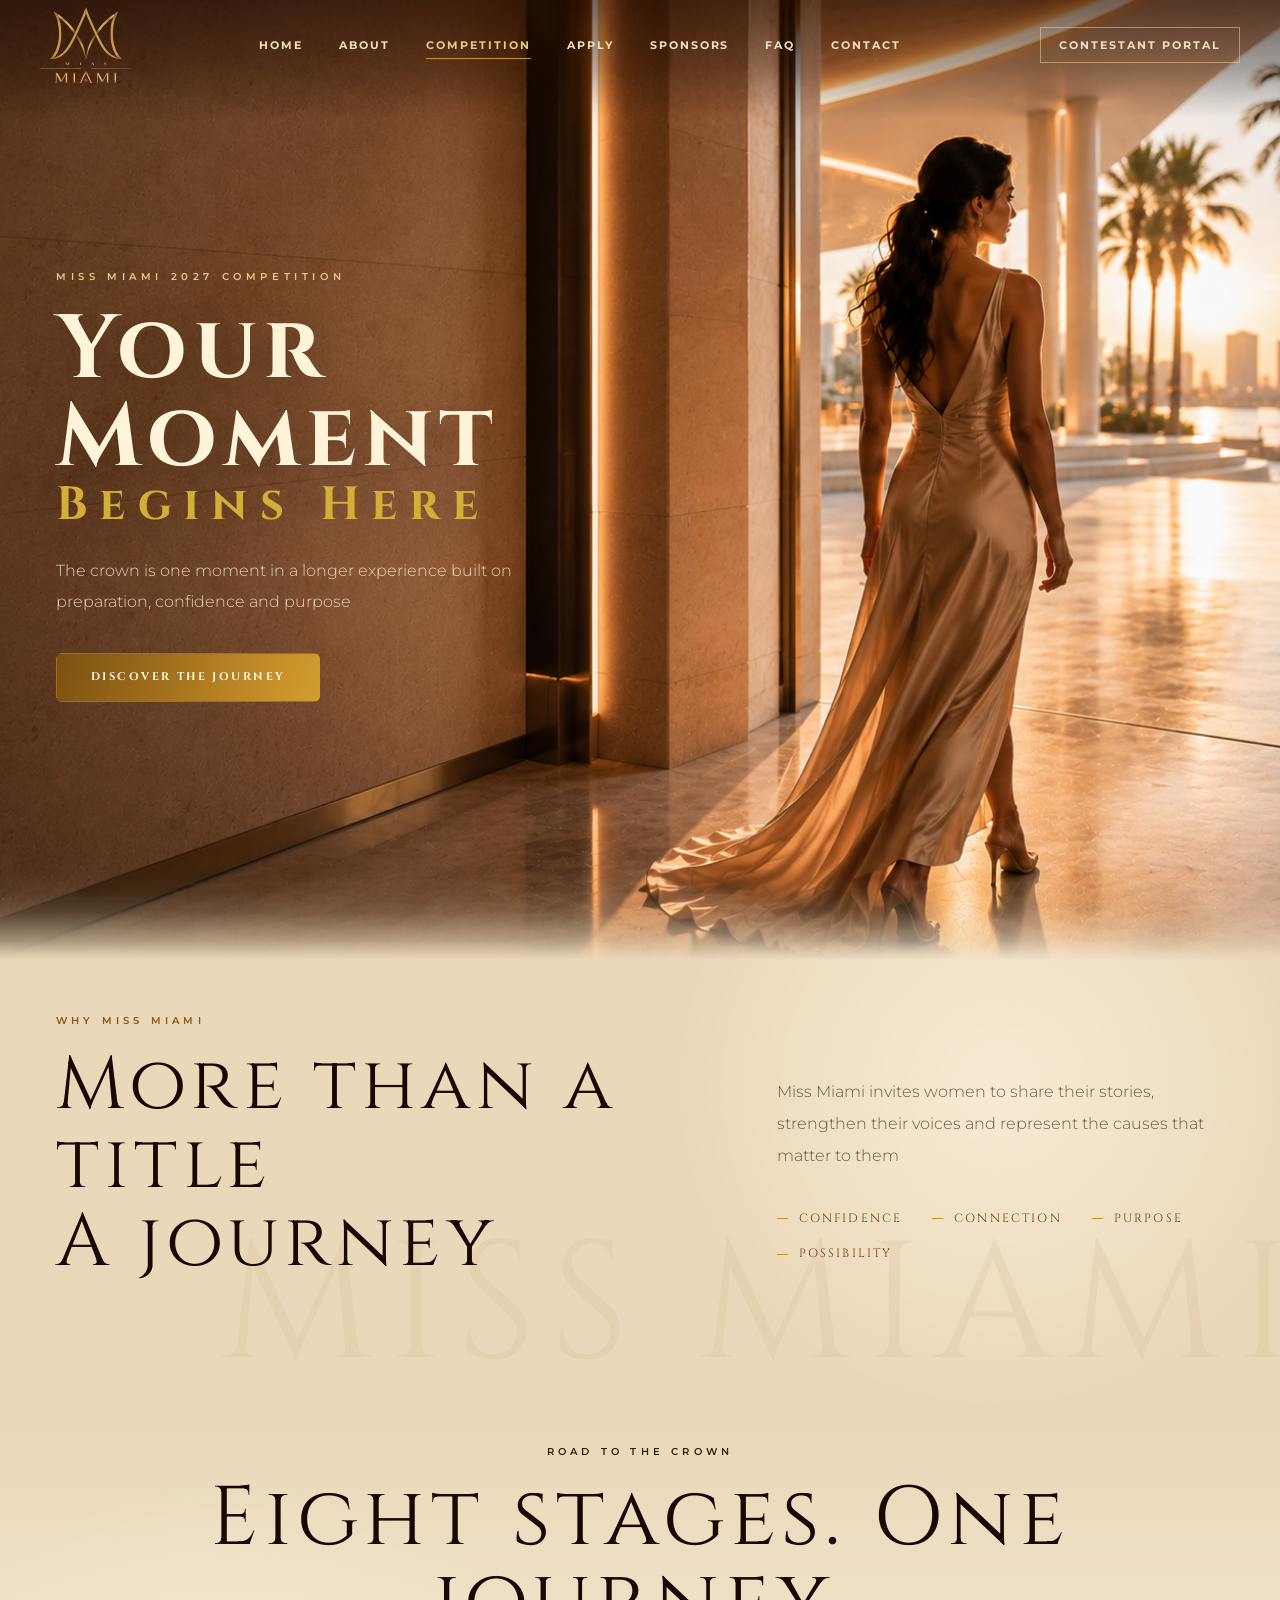
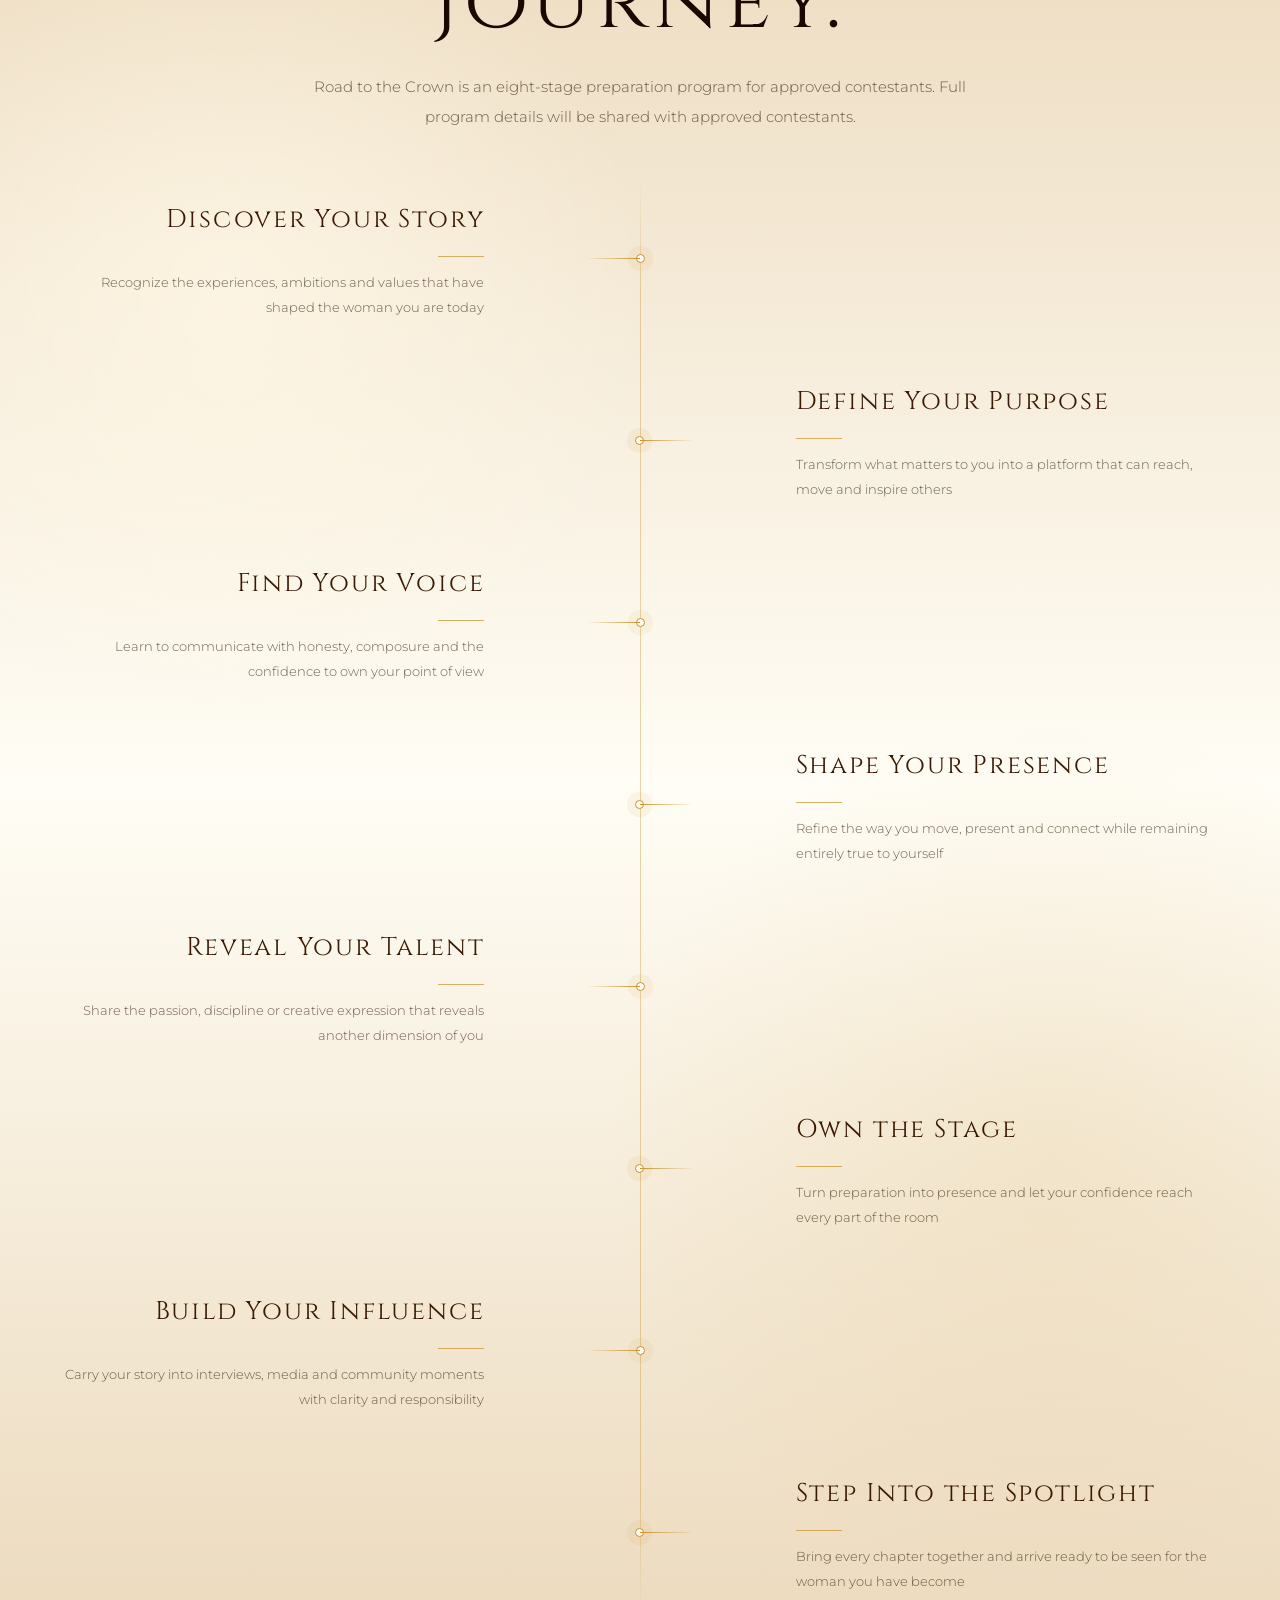
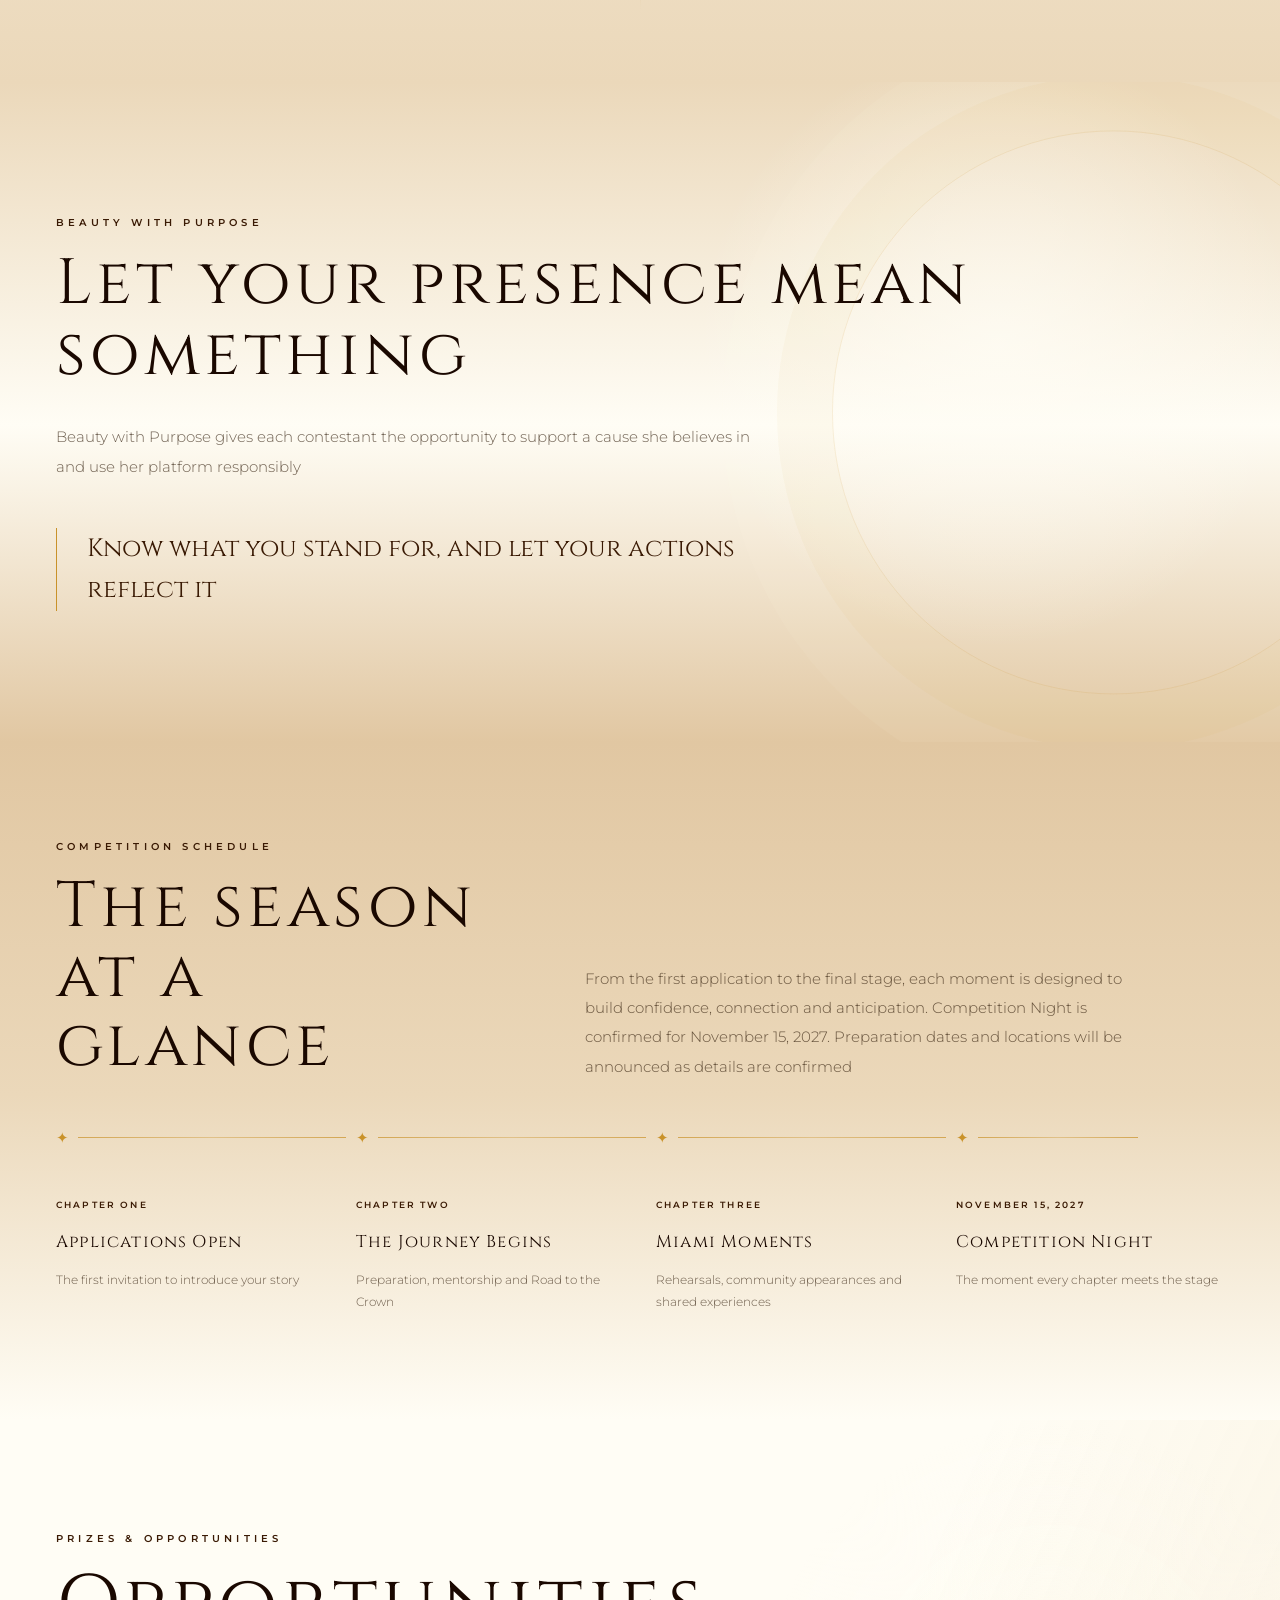
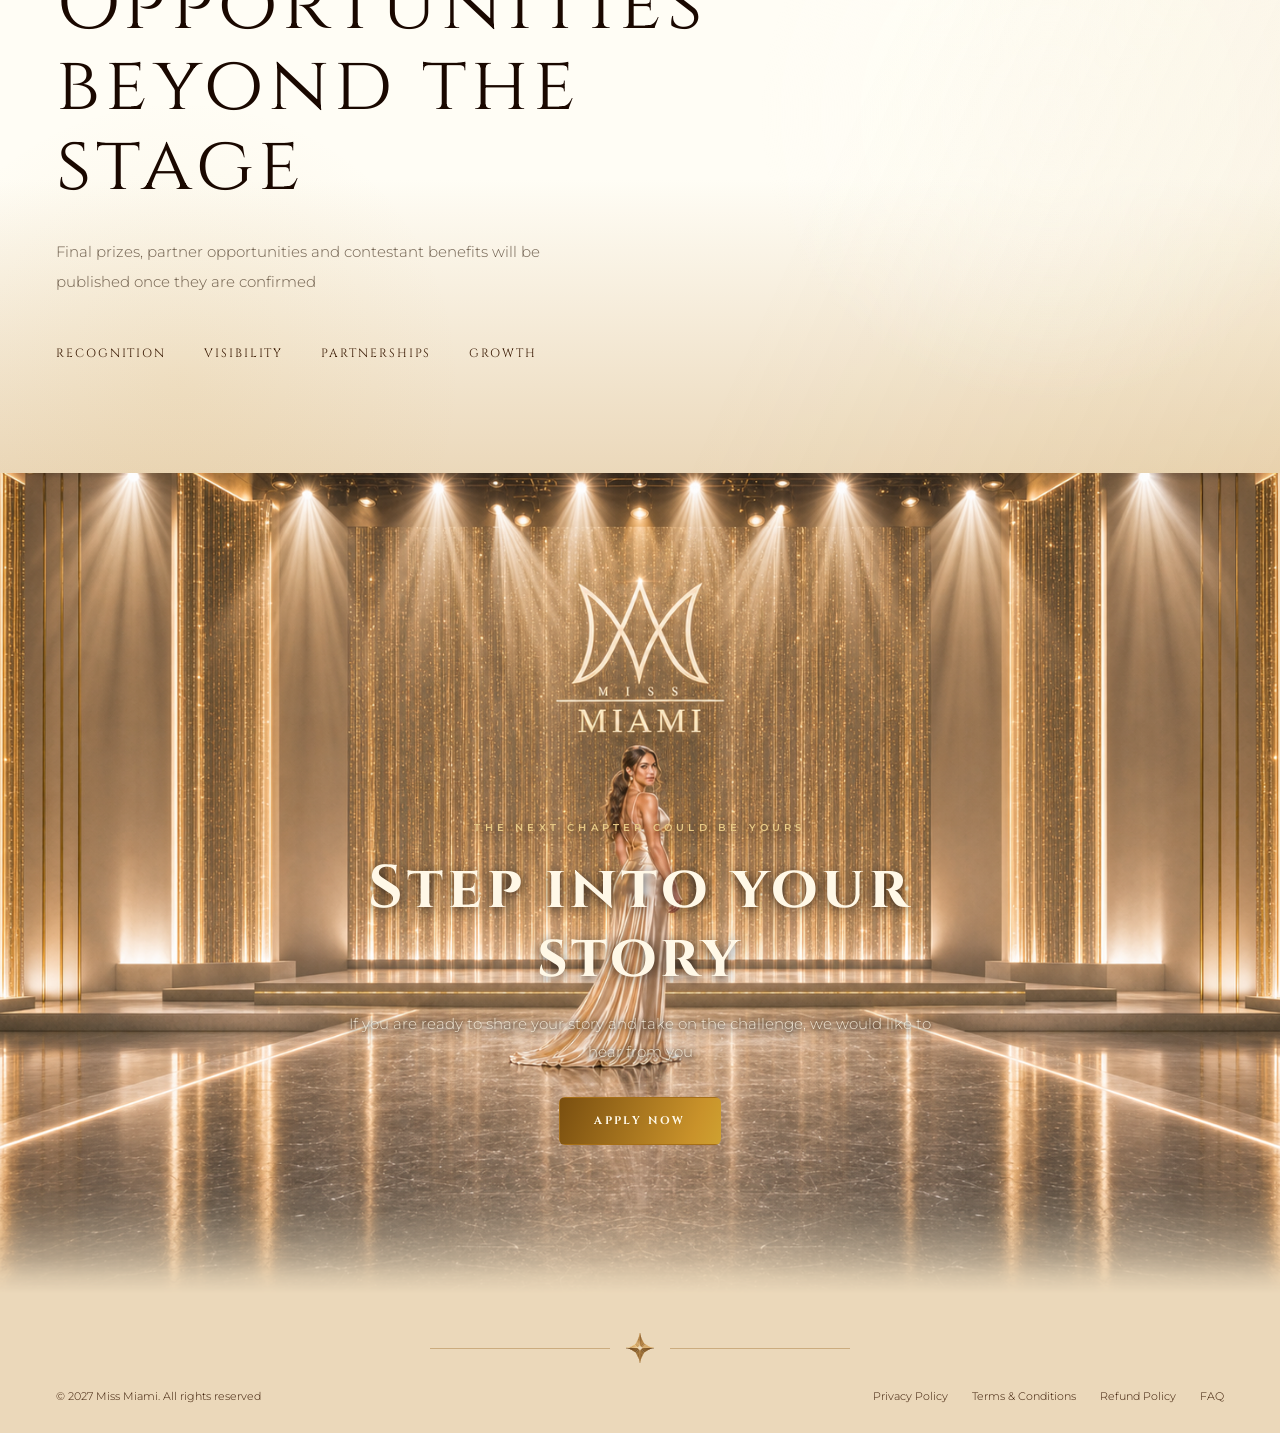
<file: competition.html>
<!DOCTYPE html>
<html lang="en">
<head>
  <meta charset="UTF-8" />
  <meta name="viewport" content="width=device-width, initial-scale=1.0" />
  <title>Competition — Miss Miami 2027</title>
  <link rel="preconnect" href="https://fonts.googleapis.com" />
  <link rel="preconnect" href="https://fonts.gstatic.com" crossorigin />
  <link href="https://fonts.googleapis.com/css2?family=Cinzel:wght@400;600;700&family=Montserrat:wght@300;400;500;600&display=swap" rel="stylesheet" />
  <link rel="stylesheet" href="assets/css/competition.css?v=20260819-4">
  <script>document.documentElement.classList.add('site-header-booting');</script>
  <link rel="stylesheet" href="assets/css/site-header.css?v=20260812-6">
  <link rel="stylesheet" href="assets/css/bronze-cta.css?v=20260818-5">
</head>
<body>
  <header id="site-header" class="on-hero">
    <a href="index.html" class="logo">
      <img src="assets/brand/miss-miami-logo-official.svg?v=20260812-3"
           data-hero-logo="assets/brand/miss-miami-logo-official.svg?v=20260812-3"
           data-light-logo="assets/brand/miss-miami-logo-official.svg?v=20260812-3"
           class="logo-img" alt="Miss Miami" />
    </a>
    <nav id="main-nav">
      <div class="primary-nav">
        <a href="index.html">Home</a>
        <a href="about.html">About</a>
        <a href="competition.html" class="active">Competition</a>
        <a href="apply.html">Apply</a>
        <a href="sponsors.html">Sponsors</a>
        <a href="faq.html">FAQ</a>
        <a href="contact.html">Contact</a>
      </div>
      <div class="header-actions">
        <a href="dashboard.html" class="btn-account-nav">Contestant Portal</a>
      </div>
    </nav>
    <button class="menu-toggle" id="menu-toggle" aria-label="Open navigation" aria-expanded="false">
      <span></span><span></span><span></span>
    </button>
  </header>

  <div id="mobile-menu" class="mobile-menu" aria-hidden="true">
    <a href="index.html">Home</a>
    <a href="about.html">About</a>
    <a href="competition.html" class="active">Competition</a>
    <a href="apply.html">Apply</a>
    <a href="sponsors.html">Sponsors</a>
    <a href="faq.html">FAQ</a>
    <a href="contact.html">Contact</a>
    <a href="dashboard.html" class="btn-account-nav">Contestant Portal</a>
  </div>

  <main>
    <!-- TEMPORARY APPROVED DEMO MEDIA: replace when Customer supplies final campaign assets. -->
    <section class="hero" aria-labelledby="competition-title">
      <div class="hero-content">
        <div class="hero-copy">
          <span class="hero-kicker fade-up">Miss Miami 2027 Competition</span>
          <h1 id="competition-title" class="fade-up fade-up-d1">Your Moment <em>Begins Here</em></h1>
          <p class="hero-text fade-up fade-up-d2">The crown is one moment in a longer experience built on preparation, confidence and purpose</p>
          <div class="hero-actions fade-up fade-up-d3">
            <a href="#road-to-the-crown" class="btn-primary mm-bronze-cta">Discover the Journey</a>
          </div>
        </div>
      </div>
    </section>

    <section class="story-intro" id="why">
      <div class="section-shell">
        <div class="intro-layout">
          <div class="intro-title fade-up">
            <span class="eyebrow">Why Miss Miami</span>
            <h2>More than a title <em>A journey</em></h2>
          </div>
          <div class="intro-copy fade-up fade-up-d1">
            <p>Miss Miami invites women to share their stories, strengthen their voices and represent the causes that matter to them</p>
            <div class="value-words" aria-label="Miss Miami values">
              <span>Confidence</span>
              <span>Connection</span>
              <span>Purpose</span>
              <span>Possibility</span>
            </div>
          </div>
        </div>
      </div>
    </section>

    <section class="road-story" id="road-to-the-crown">
      <div class="section-shell">
        <div class="road-intro fade-up">
          <span class="eyebrow">Road to the Crown</span>
          <h2>Eight stages. One journey.</h2>
          <p>Road to the Crown is an eight-stage preparation program for approved contestants. Full program details will be shared with approved contestants.</p>
        </div>
        <div class="journey motion-line">
          <article class="journey-step fade-up">
            <h3>Discover Your Story</h3>
            <p>Recognize the experiences, ambitions and values that have shaped the woman you are today</p>
          </article>
          <article class="journey-step fade-up">
            <h3>Define Your Purpose</h3>
            <p>Transform what matters to you into a platform that can reach, move and inspire others</p>
          </article>
          <article class="journey-step fade-up">
            <h3>Find Your Voice</h3>
            <p>Learn to communicate with honesty, composure and the confidence to own your point of view</p>
          </article>
          <article class="journey-step fade-up">
            <h3>Shape Your Presence</h3>
            <p>Refine the way you move, present and connect while remaining entirely true to yourself</p>
          </article>
          <article class="journey-step fade-up">
            <h3>Reveal Your Talent</h3>
            <p>Share the passion, discipline or creative expression that reveals another dimension of you</p>
          </article>
          <article class="journey-step fade-up">
            <h3>Own the Stage</h3>
            <p>Turn preparation into presence and let your confidence reach every part of the room</p>
          </article>
          <article class="journey-step fade-up">
            <h3>Build Your Influence</h3>
            <p>Carry your story into interviews, media and community moments with clarity and responsibility</p>
          </article>
          <article class="journey-step fade-up">
            <h3>Step Into the Spotlight</h3>
            <p>Bring every chapter together and arrive ready to be seen for the woman you have become</p>
          </article>
        </div>
      </div>
    </section>

    <section class="purpose-story" id="purpose">
        <div class="purpose-narrative fade-up">
          <span class="eyebrow">Beauty with Purpose</span>
          <h2>Let your presence mean something</h2>
          <p>Beauty with Purpose gives each contestant the opportunity to support a cause she believes in and use her platform responsibly</p>
          <blockquote>Know what you stand for, and let your actions reflect it</blockquote>
        </div>
    </section>

    <!-- DEMONSTRATION SCHEDULE: Competition Night is confirmed; preparation dates remain pending Customer materials. -->
    <section class="season-story" id="schedule">
      <div class="section-shell">
        <div class="season-header fade-up">
          <div>
            <span class="eyebrow">Competition Schedule</span>
            <h2>The season at a glance</h2>
          </div>
          <p>From the first application to the final stage, each moment is designed to build confidence, connection and anticipation. Competition Night is confirmed for November 15, 2027. Preparation dates and locations will be announced as details are confirmed</p>
        </div>
        <div class="season-line motion-line">
          <article class="season-moment fade-up">
            <small>Chapter One</small><h3>Applications Open</h3><p>The first invitation to introduce your story</p>
          </article>
          <article class="season-moment fade-up fade-up-d1">
            <small>Chapter Two</small><h3>The Journey Begins</h3><p>Preparation, mentorship and Road to the Crown</p>
          </article>
          <article class="season-moment fade-up fade-up-d2">
            <small>Chapter Three</small><h3>Miami Moments</h3><p>Rehearsals, community appearances and shared experiences</p>
          </article>
          <article class="season-moment fade-up fade-up-d3">
            <small>November 15, 2027</small><h3>Competition Night</h3><p>The moment every chapter meets the stage</p>
          </article>
        </div>
      </div>
    </section>

    <section class="opportunity-story" id="prizes">
      <div class="section-shell">
        <div class="opportunity-copy fade-up">
          <span class="eyebrow">Prizes &amp; Opportunities</span>
          <h2>Opportunities beyond the stage</h2>
          <p>Final prizes, partner opportunities and contestant benefits will be published once they are confirmed</p>
          <div class="opportunity-list" aria-label="Demonstration opportunity categories">
            <span>Recognition</span><span>Visibility</span><span>Partnerships</span><span>Growth</span>
          </div>
        </div>
      </div>
    </section>

    <section class="final-cta">
      <div class="final-content fade-up">
        <span class="eyebrow">The Next Chapter Could Be Yours</span>
        <h2>Step into your story</h2>
        <p>If you are ready to share your story and take on the challenge, we would like to hear from you</p>
        <div class="final-actions">
          <a href="apply.html" class="btn-primary mm-bronze-cta">Apply Now</a>
        </div>
      </div>
    </section>
  </main>

  <footer>
    <div class="competition-brand-divider" aria-hidden="true">
      <img src="assets/images/miss-miami-brand-star.svg" alt="" />
    </div>
    <div class="footer-bottom">
      <p>© 2027 Miss Miami. All rights reserved</p>
      <div class="footer-links">
        <a href="privacy.html">Privacy Policy</a>
        <a href="terms.html">Terms &amp; Conditions</a>
        <a href="refund.html">Refund Policy</a>
        <a href="faq.html">FAQ</a>
      </div>
    </div>
  </footer>

  <script>
    const siteHeader = document.getElementById('site-header');
    const headerLogo = siteHeader.querySelector('.logo-img');
    const heroSection = document.querySelector('.hero');

    function updateHeaderState() {
      const switchAt = Math.max(0, heroSection.offsetHeight - siteHeader.offsetHeight);
      const onHero = window.scrollY < switchAt;
      siteHeader.classList.toggle('on-hero', onHero);

      const nextLogo = onHero ? headerLogo.dataset.heroLogo : headerLogo.dataset.lightLogo;
      if (nextLogo && headerLogo.getAttribute('src') !== nextLogo) {
        headerLogo.setAttribute('src', nextLogo);
      }
    }

    updateHeaderState();
    window.addEventListener('scroll', updateHeaderState, { passive: true });
    window.addEventListener('resize', updateHeaderState);

    const toggle = document.getElementById('menu-toggle');
    const mobileMenu = document.getElementById('mobile-menu');

    function setMenuState(open) {
      mobileMenu.classList.toggle('open', open);
      mobileMenu.setAttribute('aria-hidden', String(!open));
      toggle.setAttribute('aria-expanded', String(open));
      toggle.setAttribute('aria-label', open ? 'Close menu' : 'Open navigation');
      document.body.classList.toggle('menu-open', open);
      const spans = toggle.querySelectorAll('span');
      if (open) {
        spans[0].style.transform = 'rotate(45deg) translate(5px,5px)';
        spans[1].style.opacity = '0';
        spans[2].style.transform = 'rotate(-45deg) translate(5px,-5px)';
      } else {
        spans.forEach(span => {
          span.style.transform = '';
          span.style.opacity = '';
        });
      }
    }

    toggle.addEventListener('click', () => {
      setMenuState(!mobileMenu.classList.contains('open'));
    });
    mobileMenu.querySelectorAll('a').forEach(link => {
      link.addEventListener('click', () => setMenuState(false));
    });
    document.addEventListener('keydown', event => {
      if (event.key === 'Escape' && mobileMenu.classList.contains('open')) {
        setMenuState(false);
        toggle.focus();
      }
    });

    const reduceMotion = window.matchMedia('(prefers-reduced-motion: reduce)').matches;
    const animatedElements = document.querySelectorAll('.fade-up, .motion-line');

    if (reduceMotion || !('IntersectionObserver' in window)) {
      animatedElements.forEach(element => {
        element.classList.add('visible');
        if (element.classList.contains('motion-line')) element.classList.add('is-visible');
      });
    } else {
      const observer = new IntersectionObserver(entries => {
        entries.forEach(entry => {
          if (!entry.isIntersecting) return;
          entry.target.classList.add('visible');
          if (entry.target.classList.contains('motion-line')) {
            entry.target.classList.add('is-visible');
          }
          observer.unobserve(entry.target);
        });
      }, { threshold: 0.12 });
      animatedElements.forEach(element => observer.observe(element));
    }
  </script>
  <script src="assets/js/site-header-scroll.js?v=20260812-2"></script>
</body>
</html>
</file>
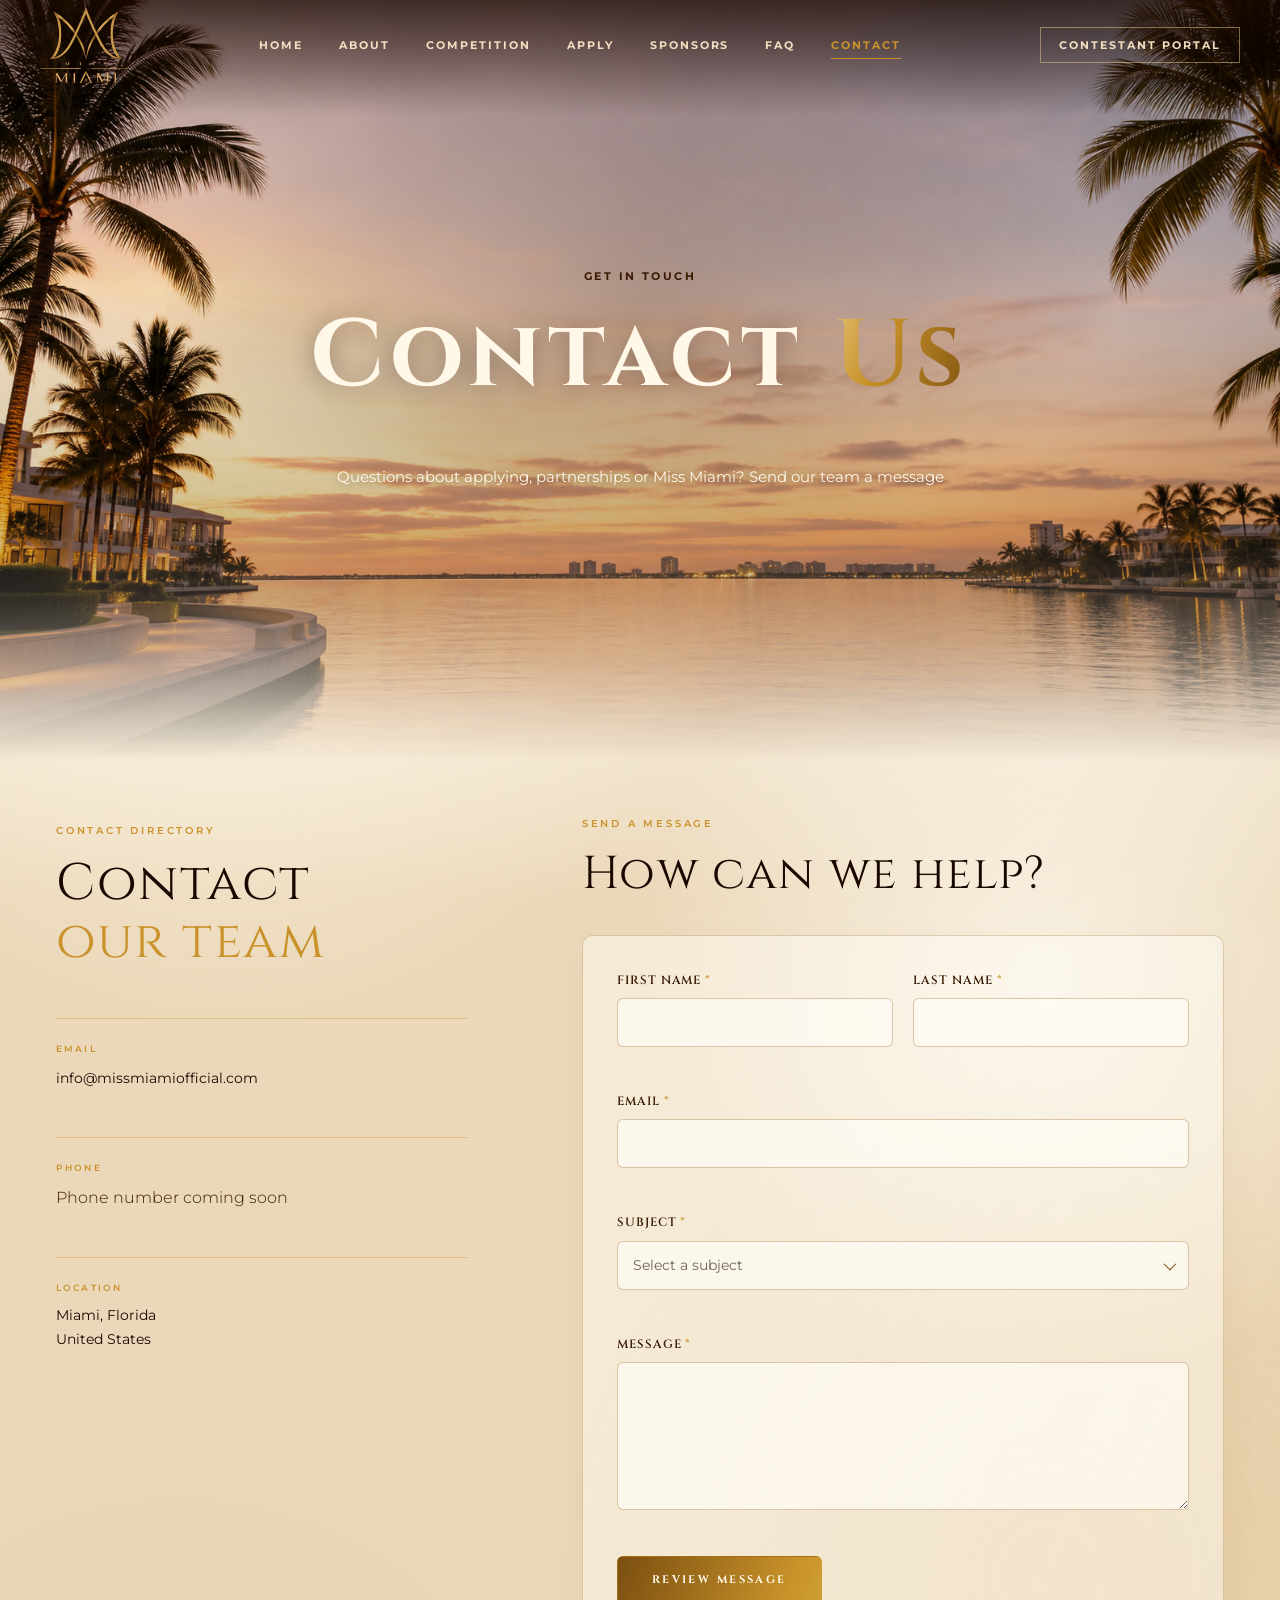
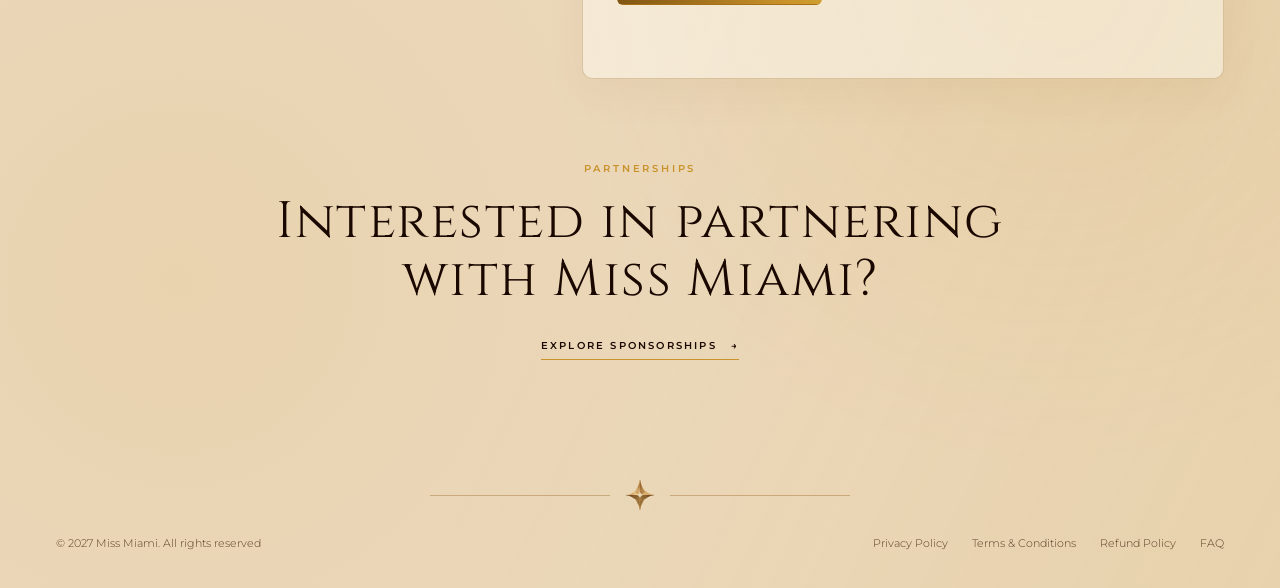
<file: contact.html>
<!DOCTYPE html>
<html lang="en">
<head>
  <meta charset="UTF-8" />
  <meta name="viewport" content="width=device-width, initial-scale=1.0" />
  <meta name="theme-color" content="#EBD8BA" />
  <title>Contact Miss Miami | Miss Miami 2027</title>
  <meta name="description" content="Contact the Miss Miami team about contestant support, partnerships, media and general inquiries." />
  <link rel="canonical" href="https://lekki79.github.io/miss-miami-2026/contact.html" />
  <meta property="og:type" content="website" />
  <meta property="og:title" content="Contact Miss Miami | Miss Miami 2027" />
  <meta property="og:description" content="Contact the Miss Miami team about contestant support, partnerships, media and general inquiries." />
  <meta property="og:url" content="https://lekki79.github.io/miss-miami-2026/contact.html" />
  <meta property="og:image" content="https://lekki79.github.io/miss-miami-2026/assets/images/contact-hero-waterfront-desktop-preview.png" />
  <link rel="preconnect" href="https://fonts.googleapis.com" />
  <link rel="preconnect" href="https://fonts.gstatic.com" crossorigin />
  <link href="https://fonts.googleapis.com/css2?family=Cinzel:wght@400;500;600&family=Montserrat:wght@300;400;500;600&display=swap" rel="stylesheet" />
  <script>document.documentElement.classList.add('site-header-booting', 'js');</script>
  <link rel="stylesheet" href="assets/css/site-header.css?v=20260812-6" />
  <link rel="stylesheet" href="assets/css/contact.css?v=20260819-10" />
  <link rel="stylesheet" href="assets/css/bronze-cta.css?v=20260818-5" />
</head>
<body>
  <header id="site-header" class="on-hero">
    <a href="index.html" class="logo" aria-label="Miss Miami home">
      <img src="assets/brand/miss-miami-logo-official.svg?v=20260812-3" class="logo-img" alt="Miss Miami" />
    </a>
    <nav id="main-nav" aria-label="Primary navigation">
      <div class="primary-nav">
        <a href="index.html">Home</a><a href="about.html">About</a><a href="competition.html">Competition</a><a href="apply.html">Apply</a><a href="sponsors.html">Sponsors</a><a href="faq.html">FAQ</a><a href="contact.html" class="active" aria-current="page">Contact</a>
      </div>
      <div class="header-actions"><a href="dashboard.html" class="btn-account-nav">Contestant Portal</a></div>
    </nav>
    <button class="menu-toggle" id="menu-toggle" type="button" aria-label="Open menu" aria-expanded="false" aria-controls="mobile-menu"><span></span><span></span><span></span></button>
  </header>

  <div id="mobile-menu" class="mobile-menu" aria-hidden="true">
    <a href="index.html">Home</a><a href="about.html">About</a><a href="competition.html">Competition</a><a href="apply.html">Apply</a><a href="sponsors.html">Sponsors</a><a href="faq.html">FAQ</a><a href="contact.html" class="active" aria-current="page">Contact</a><a href="dashboard.html" class="btn-account-nav">Contestant Portal</a>
  </div>

  <main>
    <section class="contact-hero" aria-labelledby="contact-title">
      <picture class="contact-hero-media" aria-hidden="true">
        <source media="(max-width: 700px)" srcset="assets/images/contact-hero-beach-mobile-preview.png" />
        <img src="assets/images/contact-hero-waterfront-desktop-preview.png" alt="" width="1672" height="941" fetchpriority="high" />
      </picture>
      <div class="contact-hero-shade" aria-hidden="true"></div>
      <div class="page-shell contact-hero-inner">
        <p class="eyebrow eyebrow-light">Get in Touch</p>
        <h1 id="contact-title">Contact <span>Us</span></h1>
        <p>Questions about applying, partnerships or Miss Miami? Send our team a message</p>
      </div>
    </section>

    <div class="surface-flow">
      <section class="contact-section" aria-labelledby="contact-form-title">
        <div class="page-shell contact-layout">
          <aside class="contact-directory" aria-labelledby="contact-directory-title">
            <p class="eyebrow">Contact Directory</p>
            <h2 id="contact-directory-title">Contact<br><em>our team</em></h2>
            <div class="directory-item">
              <p class="directory-label">Email</p>
              <a href="mailto:info@missmiamiofficial.com">info@missmiamiofficial.com</a>
            </div>
            <!-- TEMPORARY PLACEHOLDER — REPLACE AFTER IRINA CONFIRMS -->
            <div class="directory-item" data-contact-content="temporary-phone">
              <p class="directory-label">Phone</p>
              <span>Phone number coming soon</span>
            </div>
            <div class="directory-item">
              <p class="directory-label">Location</p>
              <address>Miami, Florida<br />United States</address>
            </div>
          </aside>

          <div class="form-column">
            <p class="eyebrow">Send a Message</p>
            <h2 id="contact-form-title">How can we help?</h2>
            <form id="contact-form" class="contact-form" action="contact.html#contact-form" method="get" novalidate>
              <div class="form-grid">
                <div class="field">
                  <label for="first-name">First Name <span aria-hidden="true">*</span></label>
                  <input id="first-name" name="first_name" type="text" autocomplete="given-name" required aria-describedby="first-name-error" />
                  <span class="field-error" id="first-name-error"></span>
                </div>
                <div class="field">
                  <label for="last-name">Last Name <span aria-hidden="true">*</span></label>
                  <input id="last-name" name="last_name" type="text" autocomplete="family-name" required aria-describedby="last-name-error" />
                  <span class="field-error" id="last-name-error"></span>
                </div>
                <div class="field field-wide">
                  <label for="email">Email <span aria-hidden="true">*</span></label>
                  <input id="email" name="email" type="email" inputmode="email" autocomplete="email" required aria-describedby="email-error" />
                  <span class="field-error" id="email-error"></span>
                </div>
                <div class="field field-wide">
                  <label for="subject">Subject <span aria-hidden="true">*</span></label>
                  <select id="subject" name="subject" required aria-describedby="subject-error" data-temporary-fallback="native-subject-select">
                    <option value="" selected disabled>Select a subject</option>
                    <option>General Inquiry</option><option>Contestant Support</option><option>Partnerships &amp; Sponsorships</option><option>Media &amp; Press</option><option>Other</option>
                  </select>
                  <div class="subject-select" data-subject-select>
                    <button class="subject-trigger" id="subject-trigger" type="button" aria-haspopup="listbox" aria-expanded="false" aria-controls="subject-listbox" aria-describedby="subject-error">
                      <span data-subject-label>Select a subject</span><span class="subject-arrow" aria-hidden="true"></span>
                    </button>
                    <div class="subject-listbox" id="subject-listbox" role="listbox" aria-labelledby="subject-trigger" tabindex="-1" hidden>
                      <button type="button" role="option" aria-selected="false" data-value="General Inquiry">General Inquiry</button>
                      <button type="button" role="option" aria-selected="false" data-value="Contestant Support">Contestant Support</button>
                      <button type="button" role="option" aria-selected="false" data-value="Partnerships &amp; Sponsorships">Partnerships &amp; Sponsorships</button>
                      <button type="button" role="option" aria-selected="false" data-value="Media &amp; Press">Media &amp; Press</button>
                      <button type="button" role="option" aria-selected="false" data-value="Other">Other</button>
                    </div>
                  </div>
                  <span class="field-error" id="subject-error"></span>
                </div>
                <div class="field field-wide">
                  <label for="message">Message <span aria-hidden="true">*</span></label>
                  <textarea id="message" name="message" rows="6" required aria-describedby="message-error"></textarea>
                  <span class="field-error" id="message-error"></span>
                </div>
              </div>
              <div class="form-action">
                <button class="btn-primary mm-bronze-cta" type="submit">Review Message</button>
                <p id="form-status" class="form-status" role="status" aria-live="polite"></p>
              </div>
            </form>
          </div>
        </div>
      </section>

      <section class="partnership-transition" aria-labelledby="partnership-title">
        <div class="page-shell">
          <p class="eyebrow">Partnerships</p>
          <h2 id="partnership-title">Interested in partnering<br />with Miss Miami?</h2>
          <a href="sponsors.html">Explore Sponsorships <span aria-hidden="true">→</span></a>
        </div>
      </section>
      <footer>
        <div class="contact-brand-divider" aria-hidden="true">
          <img src="assets/images/miss-miami-brand-star.svg" alt="" />
        </div>
        <div class="footer-bottom"><p>© 2027 Miss Miami. All rights reserved</p><div class="footer-links"><a href="privacy.html">Privacy Policy</a><a href="terms.html">Terms &amp; Conditions</a><a href="refund.html">Refund Policy</a><a href="faq.html">FAQ</a></div></div>
      </footer>
    </div>
  </main>

  <script src="assets/js/contact.js?v=20260813-1"></script>
  <script src="assets/js/site-header-scroll.js?v=20260812-2"></script>
</body>
</html>
</file>
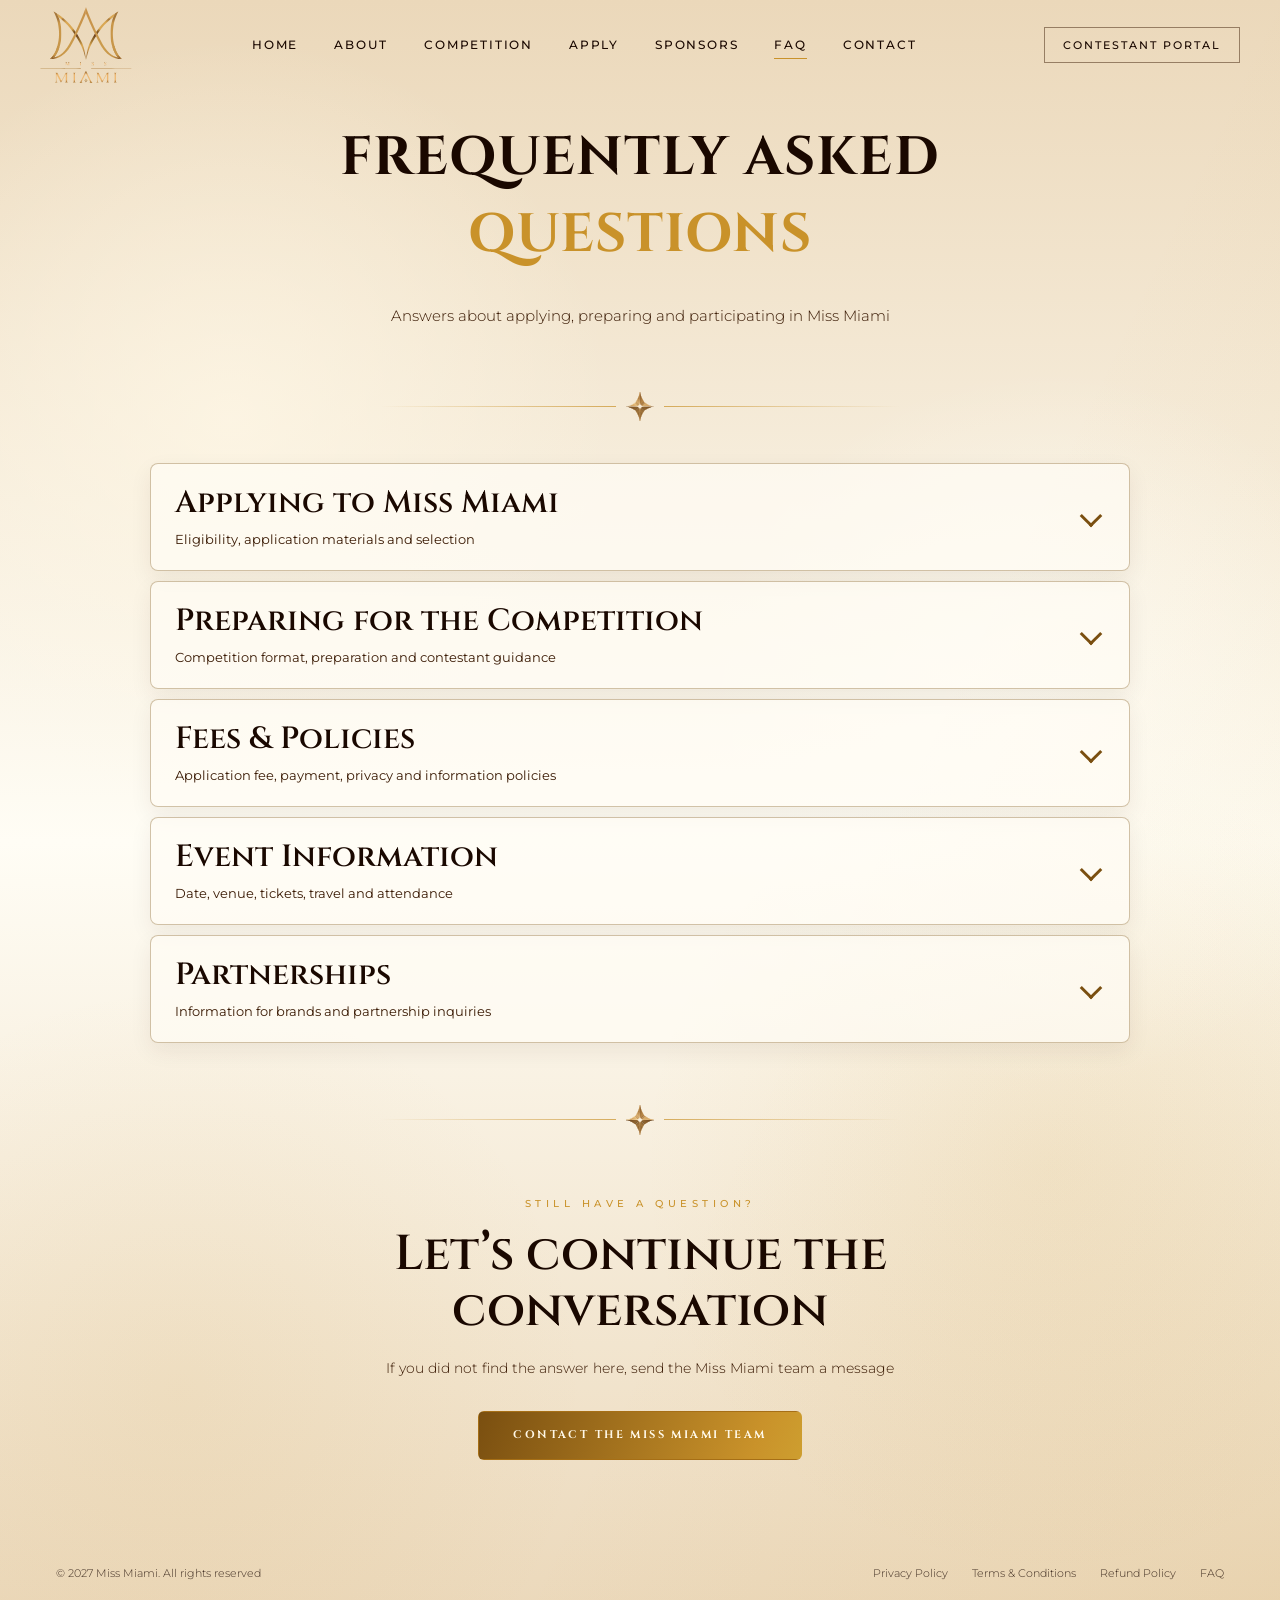
<file: faq.html>
<!DOCTYPE html>
<html lang="en">
<head>
  <meta charset="UTF-8" />
  <meta name="viewport" content="width=device-width, initial-scale=1.0" />
  <title>FAQ — Miss Miami 2027</title>
  <meta name="description" content="Answers to common questions about Miss Miami 2027 eligibility, applications, preparation, event information and partnerships." />
  <link rel="preconnect" href="https://fonts.googleapis.com" />
  <link rel="preconnect" href="https://fonts.gstatic.com" crossorigin />
  <link href="https://fonts.googleapis.com/css2?family=Cinzel:wght@400;600;700&family=Montserrat:wght@300;400;500;600&display=swap" rel="stylesheet" />
  <script>document.documentElement.classList.add('site-header-booting');</script>
  <link rel="stylesheet" href="assets/css/site-header.css?v=20260812-6" />
  <link rel="stylesheet" href="assets/css/faq.css?v=20260819-1" />
  <link rel="stylesheet" href="assets/css/bronze-cta.css?v=20260818-5" />
</head>
<body>
  <header id="site-header" class="on-hero">
    <a href="index.html" class="logo">
      <img src="assets/brand/miss-miami-logo-official.svg?v=20260812-3"
           data-hero-logo="assets/brand/miss-miami-logo-official.svg?v=20260812-3"
           data-light-logo="assets/brand/miss-miami-logo-official.svg?v=20260812-3"
           class="logo-img" alt="Miss Miami" />
    </a>
    <nav id="main-nav" aria-label="Primary navigation">
      <div class="primary-nav">
        <a href="index.html">Home</a><a href="about.html">About</a><a href="competition.html">Competition</a><a href="apply.html">Apply</a><a href="sponsors.html">Sponsors</a><a href="faq.html" class="active" aria-current="page">FAQ</a><a href="contact.html">Contact</a>
      </div>
      <div class="header-actions"><a href="dashboard.html" class="btn-account-nav">Contestant Portal</a></div>
    </nav>
    <button class="menu-toggle" id="menu-toggle" type="button" aria-label="Open navigation" aria-expanded="false" aria-controls="mobile-menu"><span></span><span></span><span></span></button>
  </header>

  <div id="mobile-menu" class="mobile-menu" aria-hidden="true">
    <a href="index.html">Home</a><a href="about.html">About</a><a href="competition.html">Competition</a><a href="apply.html">Apply</a><a href="sponsors.html">Sponsors</a><a href="faq.html" class="active" aria-current="page">FAQ</a><a href="contact.html">Contact</a><a href="dashboard.html" class="btn-account-nav">Contestant Portal</a>
  </div>

  <main>
    <section class="faq-hero" aria-labelledby="faq-title">
      <div class="faq-hero-inner">
        <h1 id="faq-title"><span class="hero-title-lead">Frequently Asked</span><span class="hero-title-accent">Questions</span></h1>
        <p>Answers about applying, preparing and participating in Miss Miami</p>
      </div>
    </section>

    <div class="application-ornament faq-ornament" aria-hidden="true"><img src="assets/images/miss-miami-brand-star.svg" alt="" /></div>

    <div class="faq-source" id="faq-source">
      <section class="faq-category" id="applying" aria-labelledby="applying-title">
        <button class="faq-category-trigger" id="applying-title" type="button" aria-expanded="false" aria-controls="applying-panel">
          <span><strong>Applying to Miss Miami</strong><small>Eligibility, application materials and selection</small></span><span class="category-chevron" aria-hidden="true"></span>
        </button>
        <div class="faq-category-panel" id="applying-panel" role="region" aria-labelledby="applying-title">
        <div class="faq-subgroup"><h3>Eligibility</h3>
          <article class="faq-item"><h4><button class="faq-question" id="q-eligibility-age" type="button" aria-expanded="false" aria-controls="a-eligibility-age"><span>Who can apply to Miss Miami 2027?</span><span class="faq-chevron" aria-hidden="true"></span></button></h4><div class="faq-answer" id="a-eligibility-age" role="region" aria-labelledby="q-eligibility-age"><p>Applicants must be between 21 and 45 years old as of November 15, 2027 and must be a U.S. citizen or legal resident of the United States.</p></div></article>
          <article class="faq-item"><h4><button class="faq-question" id="q-prior-experience" type="button" aria-expanded="false" aria-controls="a-prior-experience"><span>Do I need prior pageant experience?</span><span class="faq-chevron" aria-hidden="true"></span></button></h4><div class="faq-answer" id="a-prior-experience" role="region" aria-labelledby="q-prior-experience"><p>No. Prior pageant experience is not required. The application is designed to introduce your background, goals, interests and the purpose you would bring to Miss Miami.</p></div></article>
          <article class="faq-item"><h4><button class="faq-question" id="q-height-appearance" type="button" aria-expanded="false" aria-controls="a-height-appearance"><span>Is there a height or specific appearance requirement?</span><span class="faq-chevron" aria-hidden="true"></span></button></h4><div class="faq-answer" id="a-height-appearance" role="region" aria-labelledby="q-height-appearance"><p>The current eligibility rules do not list a specific height or appearance requirement. Please review the full rules before applying.</p></div></article>
          <article class="faq-item"><h4><button class="faq-question" id="q-review-rules" type="button" aria-expanded="false" aria-controls="a-review-rules"><span>Where can I review the current eligibility rules?</span><span class="faq-chevron" aria-hidden="true"></span></button></h4><div class="faq-answer" id="a-review-rules" role="region" aria-labelledby="q-review-rules"><p>The current eligibility requirements and competition rules are presented on the <a href="apply.html">Apply page</a> before the application form. Applicants should review them before submitting.</p></div></article>
        </div>
        <div class="faq-subgroup"><h3>Application &amp; Selection</h3>
          <article class="faq-item"><h4><button class="faq-question" id="q-how-apply" type="button" aria-expanded="false" aria-controls="a-how-apply"><span>How do I apply?</span><span class="faq-chevron" aria-hidden="true"></span></button></h4><div class="faq-answer" id="a-how-apply" role="region" aria-labelledby="q-how-apply"><p>Visit the <a href="apply.html">Apply page</a>, review the current rules and complete every required section of the application form. Submission of an application does not guarantee acceptance into the competition.</p></div></article>
          <article class="faq-item"><h4><button class="faq-question" id="q-materials" type="button" aria-expanded="false" aria-controls="a-materials"><span>What materials are required with the application?</span><span class="faq-chevron" aria-hidden="true"></span></button></h4><div class="faq-answer" id="a-materials" role="region" aria-labelledby="q-materials"><p>You will need one recent, clear and unfiltered headshot, one recent, clear and unfiltered full-length photo, and a one-minute introduction video about you and your goals.</p></div></article>
          <article class="faq-item"><h4><button class="faq-question" id="q-professional-photos" type="button" aria-expanded="false" aria-controls="a-professional-photos"><span>Do my application photos need to be professionally taken?</span><span class="faq-chevron" aria-hidden="true"></span></button></h4><div class="faq-answer" id="a-professional-photos" role="region" aria-labelledby="q-professional-photos"><p>No. They should be recent, clear, unfiltered and accurately represent you.</p></div></article>
          <article class="faq-item"><h4><button class="faq-question" id="q-deadline" type="button" aria-expanded="false" aria-controls="a-deadline"><span>When is the application deadline?</span><span class="faq-chevron" aria-hidden="true"></span></button></h4><div class="faq-answer" id="a-deadline" role="region" aria-labelledby="q-deadline"><p>The confirmed application deadline will be published on the official Miss Miami website. Applicants should review the Apply page for the latest approved information before submitting.</p></div></article>
          <article class="faq-item"><h4><button class="faq-question" id="q-review-process" type="button" aria-expanded="false" aria-controls="a-review-process"><span>How does the application review process work?</span><span class="faq-chevron" aria-hidden="true"></span></button></h4><div class="faq-answer" id="a-review-process" role="region" aria-labelledby="q-review-process"><p>The Miss Miami team reviews each completed application. We will send the decision and any next steps to the email address used to apply.</p></div></article>
          <article class="faq-item"><h4><button class="faq-question" id="q-correction" type="button" aria-expanded="false" aria-controls="a-correction"><span>How can I correct information after submitting?</span><span class="faq-chevron" aria-hidden="true"></span></button></h4><div class="faq-answer" id="a-correction" role="region" aria-labelledby="q-correction"><p>If you notice an error after submission, use the <a href="contact.html">Contact page</a> and identify the information that needs correction. The team will advise whether an update can be made at that stage of review.</p></div></article>
          <article class="faq-item"><h4><button class="faq-question" id="q-portal" type="button" aria-expanded="false" aria-controls="a-portal"><span>What is the Contestant Portal and when is access provided?</span><span class="faq-chevron" aria-hidden="true"></span></button></h4><div class="faq-answer" id="a-portal" role="region" aria-labelledby="q-portal"><p>The Contestant Portal is the private space intended for approved contestants. If an application is approved, the decision email will include instructions for activating access with the email address used in the application.</p></div></article>
          <article class="faq-item"><h4><button class="faq-question" id="q-technical" type="button" aria-expanded="false" aria-controls="a-technical"><span>What should I do if I have a technical problem with the form?</span><span class="faq-chevron" aria-hidden="true"></span></button></h4><div class="faq-answer" id="a-technical" role="region" aria-labelledby="q-technical"><p>Use the <a href="contact.html">Contact page</a> and describe the issue, the device you are using and the step where the problem occurred. Do not send payment-card details through a general contact message.</p></div></article>
        </div>
        <button class="close-category" type="button">Close Applying <span aria-hidden="true">↑</span></button>
        </div>
      </section>

      <section class="faq-category" id="preparing" aria-labelledby="preparing-title">
        <button class="faq-category-trigger" id="preparing-title" type="button" aria-expanded="false" aria-controls="preparing-panel">
          <span><strong>Preparing for the Competition</strong><small>Competition format, preparation and contestant guidance</small></span><span class="category-chevron" aria-hidden="true"></span>
        </button>
        <div class="faq-category-panel" id="preparing-panel" role="region" aria-labelledby="preparing-title">
        <div class="faq-subgroup">
          <article class="faq-item"><h4><button class="faq-question" id="q-date" type="button" aria-expanded="false" aria-controls="a-date"><span>When is Miss Miami 2027?</span><span class="faq-chevron" aria-hidden="true"></span></button></h4><div class="faq-answer" id="a-date" role="region" aria-labelledby="q-date"><p>Competition Night is scheduled for November 15, 2027. Preparation dates and locations will be provided as they are confirmed.</p></div></article>
          <article class="faq-item"><h4><button class="faq-question" id="q-stages" type="button" aria-expanded="false" aria-controls="a-stages"><span>What are the competition categories?</span><span class="faq-chevron" aria-hidden="true"></span></button></h4><div class="faq-answer" id="a-stages" role="region" aria-labelledby="q-stages"><p>The current Apply Rules list Interview (30%), Evening Gown (30%), Swimwear (20%) and Overall Presence (20%). These categories remain subject to final confirmation in the official competition materials.</p></div></article>
          <article class="faq-item"><h4><button class="faq-question" id="q-road" type="button" aria-expanded="false" aria-controls="a-road"><span>What is Road to the Crown?</span><span class="faq-chevron" aria-hidden="true"></span></button></h4><div class="faq-answer" id="a-road" role="region" aria-labelledby="q-road"><p>Road to the Crown is an eight-stage preparation program for approved contestants. Full program details will be shared with approved contestants.</p></div></article>
          <article class="faq-item"><h4><button class="faq-question" id="q-rehearsals" type="button" aria-expanded="false" aria-controls="a-rehearsals"><span>Will rehearsals and preparation activities be required?</span><span class="faq-chevron" aria-hidden="true"></span></button></h4><div class="faq-answer" id="a-rehearsals" role="region" aria-labelledby="q-rehearsals"><p>Selected contestants should be prepared to attend required rehearsals and activities. Confirmed dates, locations, attendance requirements and preparation guidance will be provided directly to selected contestants.</p></div></article>
          <article class="faq-item"><h4><button class="faq-question" id="q-prizes" type="button" aria-expanded="false" aria-controls="a-prizes"><span>What will the winner receive?</span><span class="faq-chevron" aria-hidden="true"></span></button></h4><div class="faq-answer" id="a-prizes" role="region" aria-labelledby="q-prizes"><p>Final prizes, opportunities and benefits will be announced separately after they are confirmed. Applicants should not rely on unapproved prize descriptions when deciding whether to apply.</p></div></article>
        </div>
        <button class="close-category" type="button">Close Preparing <span aria-hidden="true">↑</span></button>
        </div>
      </section>

      <section class="faq-category" id="fees-policies" aria-labelledby="fees-policies-title">
        <button class="faq-category-trigger" id="fees-policies-title" type="button" aria-expanded="false" aria-controls="fees-policies-panel">
          <span><strong>Fees &amp; Policies</strong><small>Application fee, payment, privacy and information policies</small></span><span class="category-chevron" aria-hidden="true"></span>
        </button>
        <div class="faq-category-panel" id="fees-policies-panel" role="region" aria-labelledby="fees-policies-title">
        <div class="faq-subgroup">
          <article class="faq-item"><h4><button class="faq-question" id="q-fee" type="button" aria-expanded="false" aria-controls="a-fee"><span>What is the current application fee?</span><span class="faq-chevron" aria-hidden="true"></span></button></h4><div class="faq-answer" id="a-fee" role="region" aria-labelledby="q-fee"><p>The application and registration fee is $50.</p></div></article>
          <article class="faq-item"><h4><button class="faq-question" id="q-fee-timing" type="button" aria-expanded="false" aria-controls="a-fee-timing"><span>When is the application fee paid?</span><span class="faq-chevron" aria-hidden="true"></span></button></h4><div class="faq-answer" id="a-fee-timing" role="region" aria-labelledby="q-fee-timing"><p>The fee is presented as part of the application submission step. Review the amount and the payment terms displayed in the Apply flow before authorizing payment.</p></div></article>
          <article class="faq-item"><h4><button class="faq-question" id="q-payment-methods" type="button" aria-expanded="false" aria-controls="a-payment-methods"><span>Which payment methods are available?</span><span class="faq-chevron" aria-hidden="true"></span></button></h4><div class="faq-answer" id="a-payment-methods" role="region" aria-labelledby="q-payment-methods"><p>The available payment options will be shown in the official payment step when online processing is enabled. Do not send card details through email or the general contact form.</p></div></article>
          <article class="faq-item"><h4><button class="faq-question" id="q-refunds" type="button" aria-expanded="false" aria-controls="a-refunds"><span>Where can I review the payment and refund terms?</span><span class="faq-chevron" aria-hidden="true"></span></button></h4><div class="faq-answer" id="a-refunds" role="region" aria-labelledby="q-refunds"><p>Please review the current <a href="refund.html">Refund Policy</a> and the payment information shown before you submit your application. Final terms remain subject to organizer approval.</p></div></article>
          <article class="faq-item"><h4><button class="faq-question" id="q-data-media" type="button" aria-expanded="false" aria-controls="a-data-media"><span>How are personal information, photos and videos used?</span><span class="faq-chevron" aria-hidden="true"></span></button></h4><div class="faq-answer" id="a-data-media" role="region" aria-labelledby="q-data-media"><p>We use application information to review applicants and manage participation. The application also asks for permission to use contestant photos and videos in official promotional content. Please read the <a href="privacy.html">Privacy Policy</a> and <a href="terms.html">Terms &amp; Conditions</a> before submitting.</p></div></article>
        </div>
        <button class="close-category" type="button">Close Fees &amp; Policies <span aria-hidden="true">↑</span></button>
        </div>
      </section>

      <section class="faq-category" id="event-information" aria-labelledby="event-information-title">
        <button class="faq-category-trigger" id="event-information-title" type="button" aria-expanded="false" aria-controls="event-information-panel">
          <span><strong>Event Information</strong><small>Date, venue, tickets, travel and attendance</small></span><span class="category-chevron" aria-hidden="true"></span>
        </button>
        <div class="faq-category-panel" id="event-information-panel" role="region" aria-labelledby="event-information-title">
        <div class="faq-subgroup">
          <article class="faq-item"><h4><button class="faq-question" id="q-updates" type="button" aria-expanded="false" aria-controls="a-updates"><span>How will contestants receive updates?</span><span class="faq-chevron" aria-hidden="true"></span></button></h4><div class="faq-answer" id="a-updates" role="region" aria-labelledby="q-updates"><p>Application decisions and important updates will be sent by email. Approved contestants may also receive relevant information through the Contestant Portal once access is activated.</p></div></article>
          <article class="faq-item"><h4><button class="faq-question" id="q-venue-tickets" type="button" aria-expanded="false" aria-controls="a-venue-tickets"><span>When will venue and ticket information be available?</span><span class="faq-chevron" aria-hidden="true"></span></button></h4><div class="faq-answer" id="a-venue-tickets" role="region" aria-labelledby="q-venue-tickets"><p>Venue, attendance and ticket information will be published or communicated after the organizers confirm the final event arrangements.</p></div></article>
          <article class="faq-item"><h4><button class="faq-question" id="q-travel-stay" type="button" aria-expanded="false" aria-controls="a-travel-stay"><span>Who is responsible for travel and accommodation?</span><span class="faq-chevron" aria-hidden="true"></span></button></h4><div class="faq-answer" id="a-travel-stay" role="region" aria-labelledby="q-travel-stay"><p>Travel and accommodation details will be shared with selected contestants once locations and attendance requirements are confirmed. Do not assume that travel or accommodation is included unless Miss Miami confirms it in writing.</p></div></article>
          <article class="faq-item"><h4><button class="faq-question" id="q-dress-code" type="button" aria-expanded="false" aria-controls="a-dress-code"><span>When will contestants receive wardrobe and dress-code guidance?</span><span class="faq-chevron" aria-hidden="true"></span></button></h4><div class="faq-answer" id="a-dress-code" role="region" aria-labelledby="q-dress-code"><p>Wardrobe, styling and dress-code guidance for confirmed activities will be included in the preparation information provided to selected contestants.</p></div></article>
          <article class="faq-item"><h4><button class="faq-question" id="q-extra-costs" type="button" aria-expanded="false" aria-controls="a-extra-costs"><span>Could there be costs beyond the application fee?</span><span class="faq-chevron" aria-hidden="true"></span></button></h4><div class="faq-answer" id="a-extra-costs" role="region" aria-labelledby="q-extra-costs"><p>Any confirmed participation requirements or additional costs will be communicated as the official event and preparation details are finalized. Applicants should review those details before making related purchases or travel arrangements.</p></div></article>
        </div>
        <button class="close-category" type="button">Close Event Information <span aria-hidden="true">↑</span></button>
        </div>
      </section>

      <section class="faq-category" id="partnerships" aria-labelledby="partnerships-title">
        <button class="faq-category-trigger" id="partnerships-title" type="button" aria-expanded="false" aria-controls="partnerships-panel">
          <span><strong>Partnerships</strong><small>Information for brands and partnership inquiries</small></span><span class="category-chevron" aria-hidden="true"></span>
        </button>
        <div class="faq-category-panel" id="partnerships-panel" role="region" aria-labelledby="partnerships-title">
        <div class="faq-subgroup">
          <article class="faq-item"><h4><button class="faq-question" id="q-sponsor-inquiry" type="button" aria-expanded="false" aria-controls="a-sponsor-inquiry"><span>How can a brand submit a partnership inquiry?</span><span class="faq-chevron" aria-hidden="true"></span></button></h4><div class="faq-answer" id="a-sponsor-inquiry" role="region" aria-labelledby="q-sponsor-inquiry"><p>Visit the <a href="sponsors.html">Sponsors page</a> to explore the current partnership presentation and submit a partnership inquiry.</p></div></article>
          <article class="faq-item"><h4><button class="faq-question" id="q-partnership-terms" type="button" aria-expanded="false" aria-controls="a-partnership-terms"><span>How are partnership terms determined?</span><span class="faq-chevron" aria-hidden="true"></span></button></h4><div class="faq-answer" id="a-partnership-terms" role="region" aria-labelledby="q-partnership-terms"><p>Partnership scope, benefits, availability and commercial terms are agreed individually. Website information does not constitute a binding offer.</p></div></article>
        </div>
        <button class="close-category" type="button">Close Partnerships <span aria-hidden="true">↑</span></button>
        </div>
      </section>
    </div>

    <div class="application-ornament faq-ornament faq-ornament-before-cta" aria-hidden="true"><img src="assets/images/miss-miami-brand-star.svg" alt="" /></div>
    <section class="faq-contact" aria-labelledby="faq-contact-title">
      <div class="faq-contact-inner"><p class="eyebrow">Still have a question?</p><h2 id="faq-contact-title">Let’s continue the conversation</h2><p>If you did not find the answer here, send the Miss Miami team a message</p><a class="btn-primary mm-bronze-cta" href="contact.html">Contact the Miss Miami Team</a></div>
    </section>
  </main>

  <footer><div class="footer-bottom"><p>© 2027 Miss Miami. All rights reserved</p><div class="footer-links"><a href="privacy.html">Privacy Policy</a><a href="terms.html">Terms &amp; Conditions</a><a href="refund.html">Refund Policy</a><a href="faq.html">FAQ</a></div></div></footer>

  <script src="assets/js/faq.js?v=20260812-5"></script>
  <script src="assets/js/site-header-scroll.js?v=20260812-2"></script>
</body>
</html>
</file>
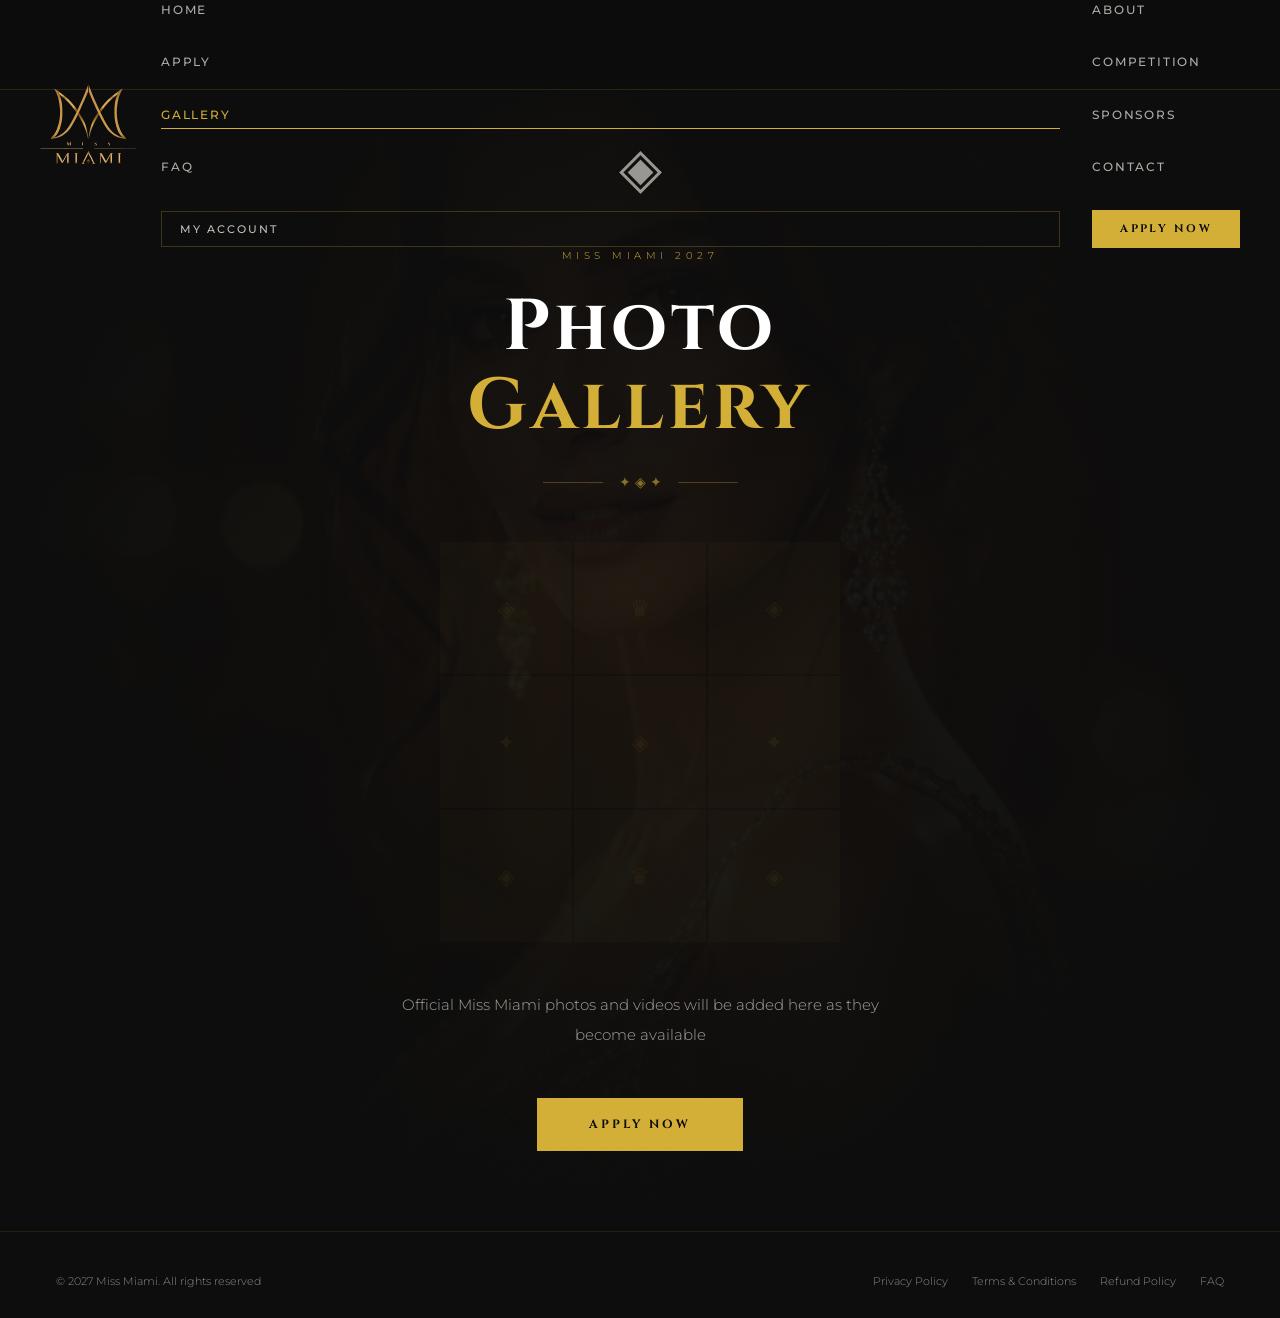
<file: gallery.html>
<!DOCTYPE html>
<html lang="en">
<head>
  <meta charset="UTF-8" />
  <meta name="viewport" content="width=device-width, initial-scale=1.0" />
  <title>Gallery — Miss Miami 2027</title>
  <link rel="preconnect" href="https://fonts.googleapis.com" />
  <link rel="preconnect" href="https://fonts.gstatic.com" crossorigin />
  <link href="https://fonts.googleapis.com/css2?family=Cinzel:wght@400;600;700&family=Montserrat:wght@300;400;500;600&display=swap" rel="stylesheet" />
  <style>
    *, *::before, *::after { box-sizing: border-box; margin: 0; padding: 0; }
    :root { --gold: #D4AF37; --black: #0D0D0D; --cream: #F5F1E8; --white: #ffffff; --glass: rgba(13,13,13,0.85); --tr: 0.3s cubic-bezier(.4,0,.2,1); }
    html { scroll-behavior: smooth; }
    body { background: var(--black); color: var(--cream); font-family: 'Montserrat', sans-serif; font-weight: 300; line-height: 1.7; overflow-x: hidden; }
    h1,h2,h3 { font-family: 'Cinzel', serif; letter-spacing: 0.06em; }
    a { text-decoration: none; color: inherit; }
    ::-webkit-scrollbar { width: 4px; }
    ::-webkit-scrollbar-track { background: var(--black); }
    ::-webkit-scrollbar-thumb { background: var(--gold); border-radius: 2px; }

    header {
      position: fixed; top: 0; left: 0; right: 0; z-index: 100;
      display: flex; align-items: center; justify-content: space-between;
      padding: 0 56px; height: 90px;
      background: var(--glass); backdrop-filter: blur(12px);
      border-bottom: 1px solid rgba(212,175,55,0.15);
    }
    .logo { display: flex; align-items: center; }
    .logo-img { height: 80px; width: auto; display: block; object-fit: contain; }
    nav { display: flex; align-items: center; gap: 32px; }
    nav a { font-size: 11px; font-weight: 500; letter-spacing: 0.18em; text-transform: uppercase; color: rgba(245,241,232,0.7); transition: color var(--tr); position: relative; }
    nav a::after { content:''; position:absolute; bottom:-4px; left:0; right:0; height:1px; background:var(--gold); transform:scaleX(0); transform-origin:left; transition:transform var(--tr); }
    nav a:hover { color: var(--gold); }
    nav a:hover::after, nav a.active::after { transform: scaleX(1); }
    nav a.active { color: var(--gold); }
    .btn-nav { padding: 10px 28px; background: var(--gold); color: var(--black) !important; font-family: 'Cinzel', serif; font-size: 11px; letter-spacing: 0.22em; font-weight: 700; text-transform: uppercase; transition: all var(--tr); }
    .btn-nav:hover { background: #c9a227; }
    .btn-nav::after, .btn-account::after { display: none !important; }
    .btn-account { font-size: 11px; letter-spacing: 0.18em; text-transform: uppercase; color: rgba(245,241,232,0.78) !important; border: 1px solid rgba(212,175,55,0.25); padding: 8px 18px; transition: all var(--tr); font-weight: 500; }
    .btn-account:hover { color: var(--gold) !important; border-color: rgba(212,175,55,0.6); }
    .menu-toggle { display:none; flex-direction:column; gap:5px; cursor:pointer; background:none; border:none; }
    .menu-toggle span { display:block; width:24px; height:1.5px; background:var(--gold); }

    .coming-soon {
      min-height: 100vh;
      display: flex; align-items: center; justify-content: center;
      text-align: center;
      padding: 120px 24px 80px;
      position: relative;
      overflow: hidden;
    }
    .coming-soon-bg {
      position: absolute; inset: 0;
      background-image: url('about-bg.jpg');
      background-size: cover; background-position: center;
      opacity: 0.07;
    }
    .coming-soon-overlay {
      position: absolute; inset: 0;
      background: radial-gradient(ellipse at center, transparent 0%, var(--black) 70%);
    }
    .coming-soon-content { position: relative; z-index: 2; max-width: 640px; }
    .cs-icon { font-size: 56px; margin-bottom: 32px; display: block; opacity: 0.6; }
    .cs-eyebrow { font-size: 10px; letter-spacing: 0.45em; text-transform: uppercase; color: var(--gold); margin-bottom: 24px; display: block; }
    .cs-title { font-size: clamp(36px, 6vw, 72px); color: var(--white); margin-bottom: 24px; line-height: 1.1; }
    .cs-title em { font-style: normal; color: var(--gold); }
    .cs-text { font-size: 15px; color: rgba(245,241,232,0.65); line-height: 2; margin-bottom: 48px; max-width: 480px; margin-left: auto; margin-right: auto; }
    .cs-divider { display: flex; align-items: center; justify-content: center; gap: 16px; margin-bottom: 48px; }
    .cs-divider-line { width: 60px; height: 1px; background: rgba(212,175,55,0.3); }
    .cs-divider span { color: var(--gold); opacity: 0.6; font-size: 14px; }

    /* Placeholder grid for atmosphere */
    .preview-grid {
      display: grid;
      grid-template-columns: repeat(3, 1fr);
      gap: 2px;
      max-width: 400px;
      margin: 0 auto 48px;
      opacity: 0.18;
    }
    .preview-cell {
      aspect-ratio: 1;
      background: rgba(212,175,55,0.15);
      display: flex; align-items: center; justify-content: center;
      font-size: 22px; color: rgba(212,175,55,0.4);
    }

    .btn-gold {
      display: inline-block; padding: 16px 52px;
      background: var(--gold); color: var(--black);
      font-family: 'Cinzel', serif; font-size: 12px;
      letter-spacing: 0.25em; font-weight: 700;
      text-transform: uppercase; transition: background var(--tr);
    }
    .btn-gold:hover { background: #c9a227; }

    footer { background: var(--black); border-top: 1px solid rgba(212,175,55,0.12); padding: 40px 56px 28px; }
    .footer-bottom { display: flex; align-items: center; justify-content: space-between; }
    .footer-bottom p { font-size: 11px; color: rgba(245,241,232,0.55); }
    .footer-links { display: flex; gap: 24px; }
    .footer-links a { font-size: 11px; color: rgba(245,241,232,0.55); transition: color var(--tr); }
    .footer-links a:hover { color: var(--gold); }

    .mobile-menu {
      display: none; position: fixed;
      top: 72px; left: 0; right: 0; bottom: 0;
      background: #0d0d0d; z-index: 9999;
      flex-direction: column; padding: 32px; gap: 20px;
      align-items: flex-start; overflow-y: auto;
    }
    .mobile-menu.open { display: flex; }
    .mobile-menu a { font-size: 13px; font-weight: 500; letter-spacing: 0.18em; text-transform: uppercase; color: rgba(245,241,232,0.7); transition: color 0.3s; width: 100%; padding: 8px 0; border-bottom: 1px solid rgba(212,175,55,0.08); }
    .mobile-menu a:hover { color: var(--gold); }
    .mobile-menu .btn-apply-nav { margin-top: 12px; display: inline-block; padding: 16px 40px; background: var(--gold); color: var(--black) !important; font-family: 'Cinzel', serif; font-size: 12px; letter-spacing: 0.25em; font-weight: 700; text-transform: uppercase; border: none; width: auto; }

    @media (max-width: 640px) {
      header { padding: 0 24px; height: 72px; }
      nav { display: none; }
      .menu-toggle { display: flex; }
      footer { padding: 28px 24px; }
      .footer-bottom { flex-direction: column; gap: 12px; text-align: center; }
      .preview-grid { max-width: 280px; }
    }
  </style>
  <script>document.documentElement.classList.add('site-header-booting');</script>
  <link rel="stylesheet" href="assets/css/site-header.css?v=20260812-6">
</head>
<body>
  <header id="site-header">
    <a href="index.html" class="logo">
      <img src="assets/brand/miss-miami-logo-official.svg?v=20260812-3" class="logo-img" alt="Miss Miami" />
    </a>
    <nav id="main-nav">
      <a href="index.html">Home</a>
      <a href="about.html">About</a>
      <a href="apply.html">Apply</a>
      <a href="competition.html">Competition</a>
      <a href="gallery.html" class="active">Gallery</a>
      <a href="sponsors.html">Sponsors</a>
      <a href="faq.html">FAQ</a>
      <a href="contact.html">Contact</a>
      <a href="dashboard.html" class="btn-account">My Account</a>
      <a href="apply.html" class="btn-nav">Apply Now</a>
    </nav>
    <button class="menu-toggle" id="menu-toggle">
      <span></span><span></span><span></span>
    </button>
  </header>

  <div id="mobile-menu" class="mobile-menu">
    <a href="index.html">Home</a>
    <a href="about.html">About</a>
    <a href="apply.html">Apply</a>
    <a href="competition.html">Competition</a>
    <a href="gallery.html" class="active">Gallery</a>
    <a href="sponsors.html">Sponsors</a>
    <a href="faq.html">FAQ</a>
    <a href="contact.html">Contact</a>
    <a href="dashboard.html">My Account</a>
    <a href="apply.html" class="btn-apply-nav">Apply Now</a>
  </div>

  <section class="coming-soon">
    <div class="coming-soon-bg"></div>
    <div class="coming-soon-overlay"></div>
    <div class="coming-soon-content">
      <span class="cs-icon">◈</span>
      <span class="cs-eyebrow">Miss Miami 2027</span>
      <h1 class="cs-title">Photo<br><em>Gallery</em></h1>
      <div class="cs-divider">
        <div class="cs-divider-line"></div>
        <span>✦ ◈ ✦</span>
        <div class="cs-divider-line"></div>
      </div>
      <div class="preview-grid">
        <div class="preview-cell">◈</div>
        <div class="preview-cell">♛</div>
        <div class="preview-cell">◈</div>
        <div class="preview-cell">✦</div>
        <div class="preview-cell">◈</div>
        <div class="preview-cell">✦</div>
        <div class="preview-cell">◈</div>
        <div class="preview-cell">♛</div>
        <div class="preview-cell">◈</div>
      </div>
      <p class="cs-text">Official Miss Miami photos and videos will be added here as they become available</p>
      <a href="apply.html" class="btn-gold">Apply Now</a>
    </div>
  </section>

  <footer>
    <div class="footer-bottom">
      <p>© 2027 Miss Miami. All rights reserved</p>
      <div class="footer-links">
        <a href="privacy.html">Privacy Policy</a>
        <a href="terms.html">Terms &amp; Conditions</a>
        <a href="refund.html">Refund Policy</a>
        <a href="faq.html">FAQ</a>
      </div>
    </div>
  </footer>

  <script>
    const toggle = document.getElementById('menu-toggle');
    const mobileMenu = document.getElementById('mobile-menu');
    toggle.addEventListener('click', () => {
      mobileMenu.classList.toggle('open');
      const spans = toggle.querySelectorAll('span');
      if (mobileMenu.classList.contains('open')) {
        spans[0].style.transform = 'rotate(45deg) translate(5px,5px)';
        spans[1].style.opacity = '0';
        spans[2].style.transform = 'rotate(-45deg) translate(5px,-5px)';
      } else {
        spans.forEach(s => { s.style.transform = ''; s.style.opacity = ''; });
      }
    });
    mobileMenu.querySelectorAll('a').forEach(a => {
      a.addEventListener('click', () => {
        mobileMenu.classList.remove('open');
        toggle.querySelectorAll('span').forEach(s => { s.style.transform = ''; s.style.opacity = ''; });
      });
    });
  </script>
  <script src="assets/js/site-header-scroll.js?v=20260812-2"></script>
</body>
</html>
</file>
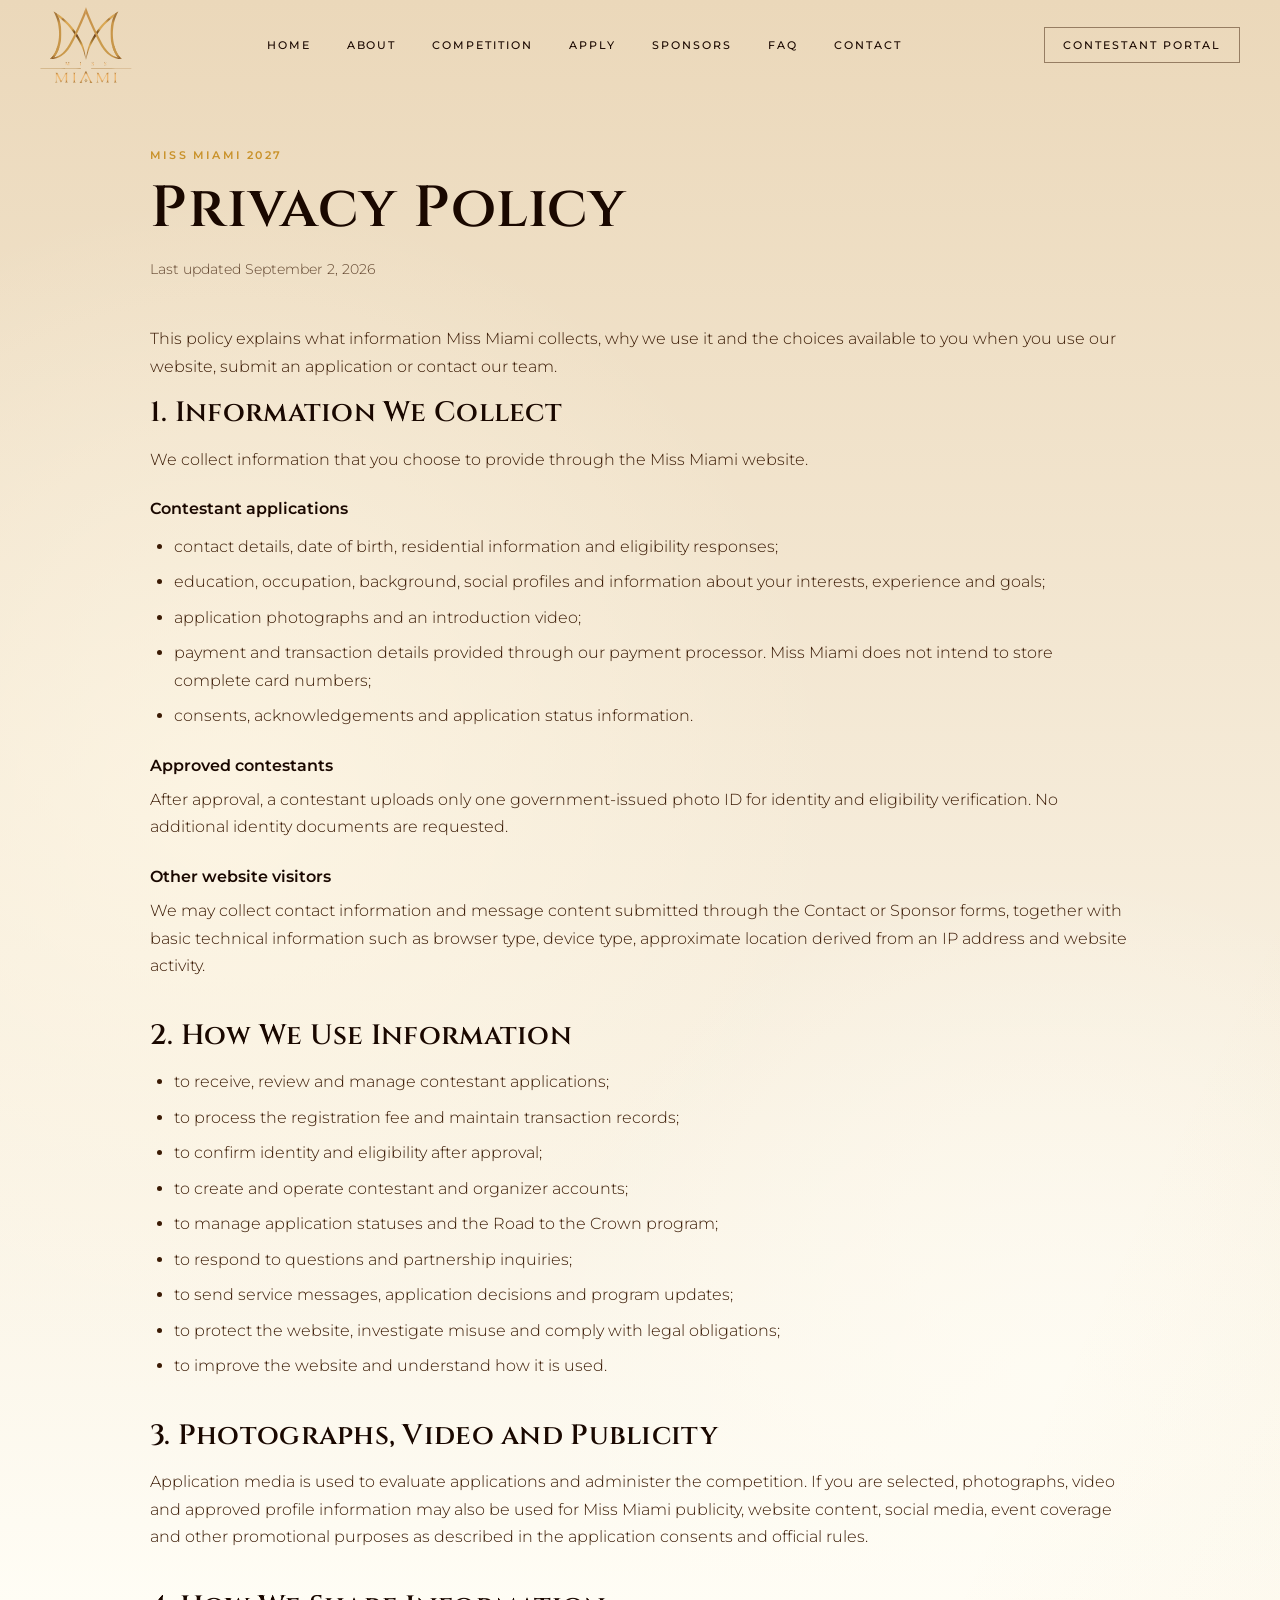
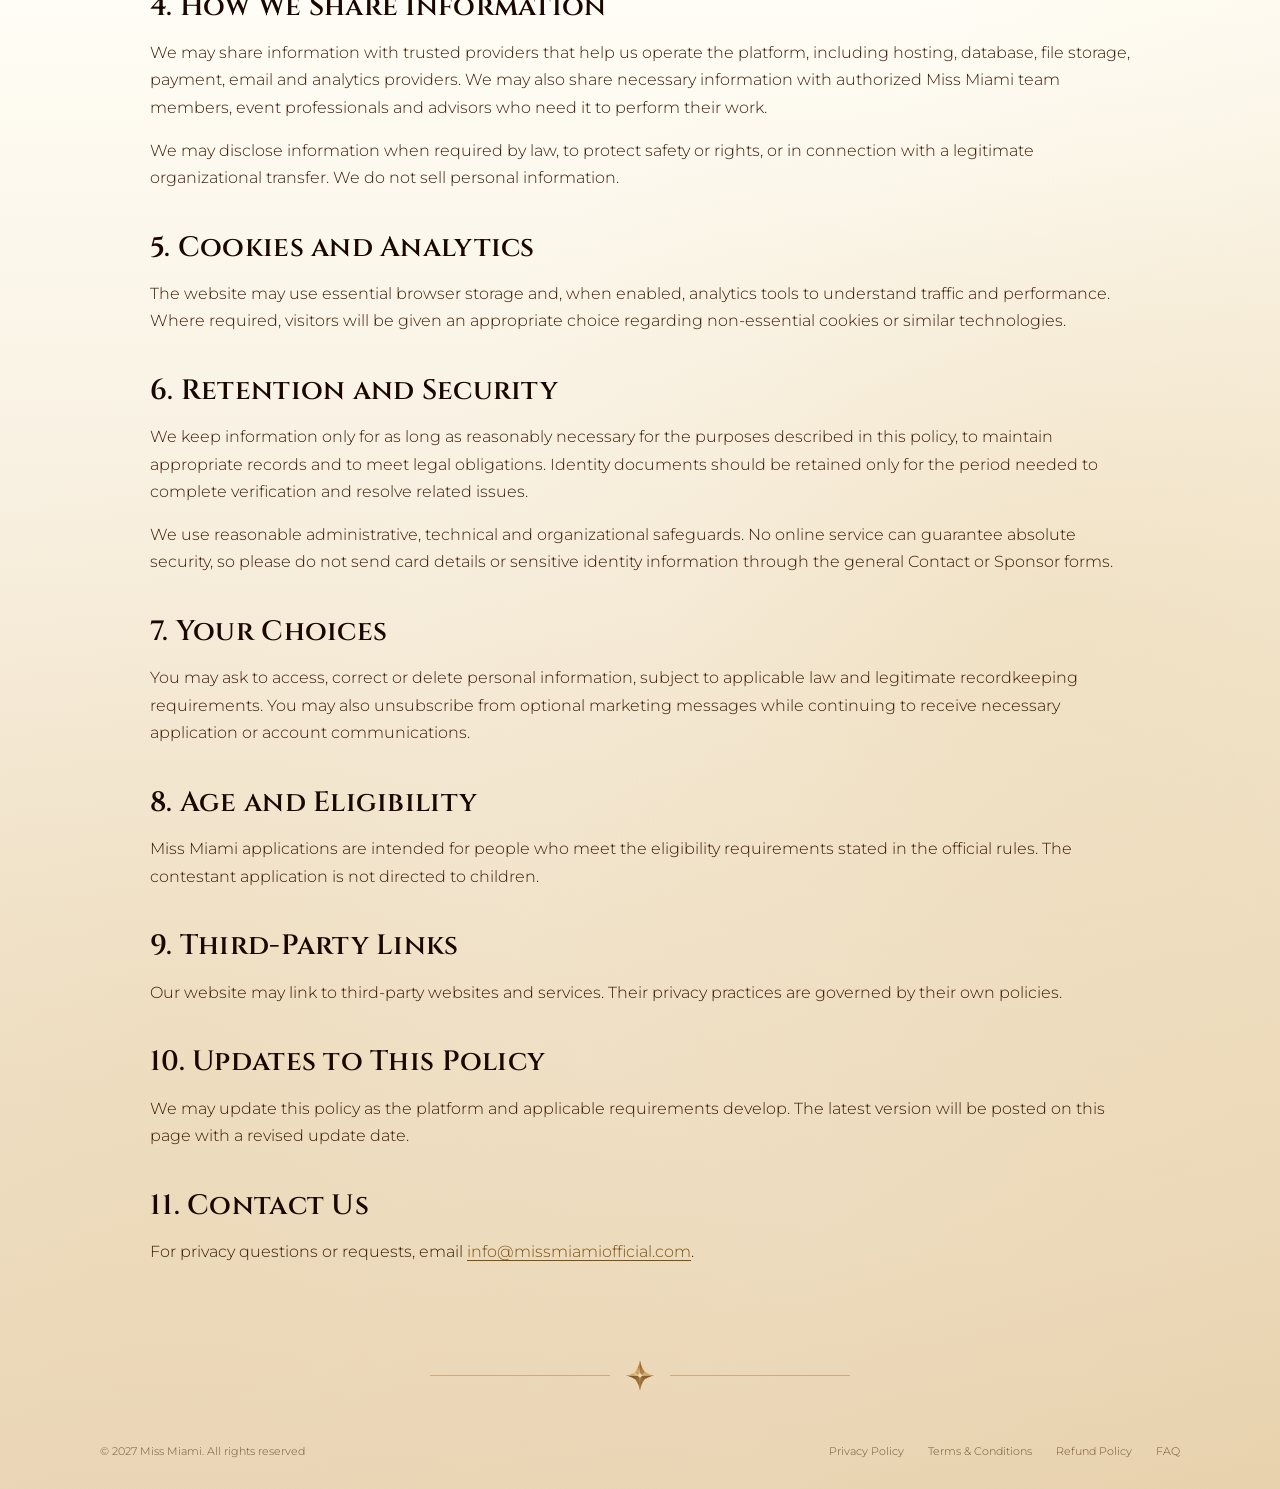
<file: privacy.html>
<!DOCTYPE html>
<html lang="en">
<head>
  <meta charset="UTF-8" />
  <meta name="viewport" content="width=device-width, initial-scale=1.0" />
  <title>Privacy Policy — Miss Miami 2027</title>
  <meta name="description" content="Learn how Miss Miami collects, uses and protects personal information." />
  <link rel="preconnect" href="https://fonts.googleapis.com" />
  <link rel="preconnect" href="https://fonts.gstatic.com" crossorigin />
  <link href="https://fonts.googleapis.com/css2?family=Cinzel:wght@400;500;600;700&family=Montserrat:wght@300;400;500;600&display=swap" rel="stylesheet" />
  <script>document.documentElement.classList.add('site-header-booting');</script>
  <link rel="stylesheet" href="assets/css/site-header.css?v=20260812-6" />
  <link rel="stylesheet" href="assets/css/legal.css?v=20260902-2" />
</head>
<body>
  <header id="site-header">
    <a href="index.html" class="logo" aria-label="Miss Miami home"><img src="assets/brand/miss-miami-logo-official.svg?v=20260812-3" class="logo-img" alt="Miss Miami" /></a>
    <nav id="main-nav" aria-label="Primary navigation"><div class="primary-nav"><a href="index.html">Home</a><a href="about.html">About</a><a href="competition.html">Competition</a><a href="apply.html">Apply</a><a href="sponsors.html">Sponsors</a><a href="faq.html">FAQ</a><a href="contact.html">Contact</a></div><div class="header-actions"><a href="dashboard.html" class="btn-account-nav">Contestant Portal</a></div></nav>
    <button class="menu-toggle" id="menu-toggle" type="button" aria-label="Open navigation" aria-expanded="false" aria-controls="mobile-menu"><span></span><span></span><span></span></button>
  </header>
  <div class="mobile-menu" id="mobile-menu"><a href="index.html">Home</a><a href="about.html">About</a><a href="competition.html">Competition</a><a href="apply.html">Apply</a><a href="sponsors.html">Sponsors</a><a href="faq.html">FAQ</a><a href="contact.html">Contact</a><a href="dashboard.html" class="btn-account-nav">Contestant Portal</a></div>

  <main class="legal-main"><div class="legal-shell">
    <div class="legal-hero"><p class="legal-eyebrow">Miss Miami 2027</p><h1>Privacy Policy</h1><p class="legal-updated">Last updated September 2, 2026</p></div>
    <article class="legal-content">
      <p class="legal-note">This policy explains what information Miss Miami collects, why we use it and the choices available to you when you use our website, submit an application or contact our team.</p>
      <section><h2>1. Information We Collect</h2><p>We collect information that you choose to provide through the Miss Miami website.</p><h3>Contestant applications</h3><ul><li>contact details, date of birth, residential information and eligibility responses;</li><li>education, occupation, background, social profiles and information about your interests, experience and goals;</li><li>application photographs and an introduction video;</li><li>payment and transaction details provided through our payment processor. Miss Miami does not intend to store complete card numbers;</li><li>consents, acknowledgements and application status information.</li></ul><h3>Approved contestants</h3><p>After approval, a contestant uploads only one government-issued photo ID for identity and eligibility verification. No additional identity documents are requested.</p><h3>Other website visitors</h3><p>We may collect contact information and message content submitted through the Contact or Sponsor forms, together with basic technical information such as browser type, device type, approximate location derived from an IP address and website activity.</p></section>
      <section><h2>2. How We Use Information</h2><ul><li>to receive, review and manage contestant applications;</li><li>to process the registration fee and maintain transaction records;</li><li>to confirm identity and eligibility after approval;</li><li>to create and operate contestant and organizer accounts;</li><li>to manage application statuses and the Road to the Crown program;</li><li>to respond to questions and partnership inquiries;</li><li>to send service messages, application decisions and program updates;</li><li>to protect the website, investigate misuse and comply with legal obligations;</li><li>to improve the website and understand how it is used.</li></ul></section>
      <section><h2>3. Photographs, Video and Publicity</h2><p>Application media is used to evaluate applications and administer the competition. If you are selected, photographs, video and approved profile information may also be used for Miss Miami publicity, website content, social media, event coverage and other promotional purposes as described in the application consents and official rules.</p></section>
      <section><h2>4. How We Share Information</h2><p>We may share information with trusted providers that help us operate the platform, including hosting, database, file storage, payment, email and analytics providers. We may also share necessary information with authorized Miss Miami team members, event professionals and advisors who need it to perform their work.</p><p>We may disclose information when required by law, to protect safety or rights, or in connection with a legitimate organizational transfer. We do not sell personal information.</p></section>
      <section><h2>5. Cookies and Analytics</h2><p>The website may use essential browser storage and, when enabled, analytics tools to understand traffic and performance. Where required, visitors will be given an appropriate choice regarding non-essential cookies or similar technologies.</p></section>
      <section><h2>6. Retention and Security</h2><p>We keep information only for as long as reasonably necessary for the purposes described in this policy, to maintain appropriate records and to meet legal obligations. Identity documents should be retained only for the period needed to complete verification and resolve related issues.</p><p>We use reasonable administrative, technical and organizational safeguards. No online service can guarantee absolute security, so please do not send card details or sensitive identity information through the general Contact or Sponsor forms.</p></section>
      <section><h2>7. Your Choices</h2><p>You may ask to access, correct or delete personal information, subject to applicable law and legitimate recordkeeping requirements. You may also unsubscribe from optional marketing messages while continuing to receive necessary application or account communications.</p></section>
      <section><h2>8. Age and Eligibility</h2><p>Miss Miami applications are intended for people who meet the eligibility requirements stated in the official rules. The contestant application is not directed to children.</p></section>
      <section><h2>9. Third-Party Links</h2><p>Our website may link to third-party websites and services. Their privacy practices are governed by their own policies.</p></section>
      <section><h2>10. Updates to This Policy</h2><p>We may update this policy as the platform and applicable requirements develop. The latest version will be posted on this page with a revised update date.</p></section>
      <section><h2>11. Contact Us</h2><p>For privacy questions or requests, email <a href="mailto:info@missmiamiofficial.com">info@missmiamiofficial.com</a>.</p></section>
    </article>
  </div></main>
  <footer><div class="legal-brand-divider" aria-hidden="true"><img src="assets/images/miss-miami-brand-star.svg" alt="" /></div><div class="legal-footer"><p>© 2027 Miss Miami. All rights reserved</p><div class="legal-footer-links"><a href="privacy.html" aria-current="page">Privacy Policy</a><a href="terms.html">Terms &amp; Conditions</a><a href="refund.html">Refund Policy</a><a href="faq.html">FAQ</a></div></div></footer>
  <script src="assets/js/faq.js?v=20260814-1"></script>
  <script src="assets/js/site-header-scroll.js?v=20260812-2"></script>
</body>
</html>
</file>
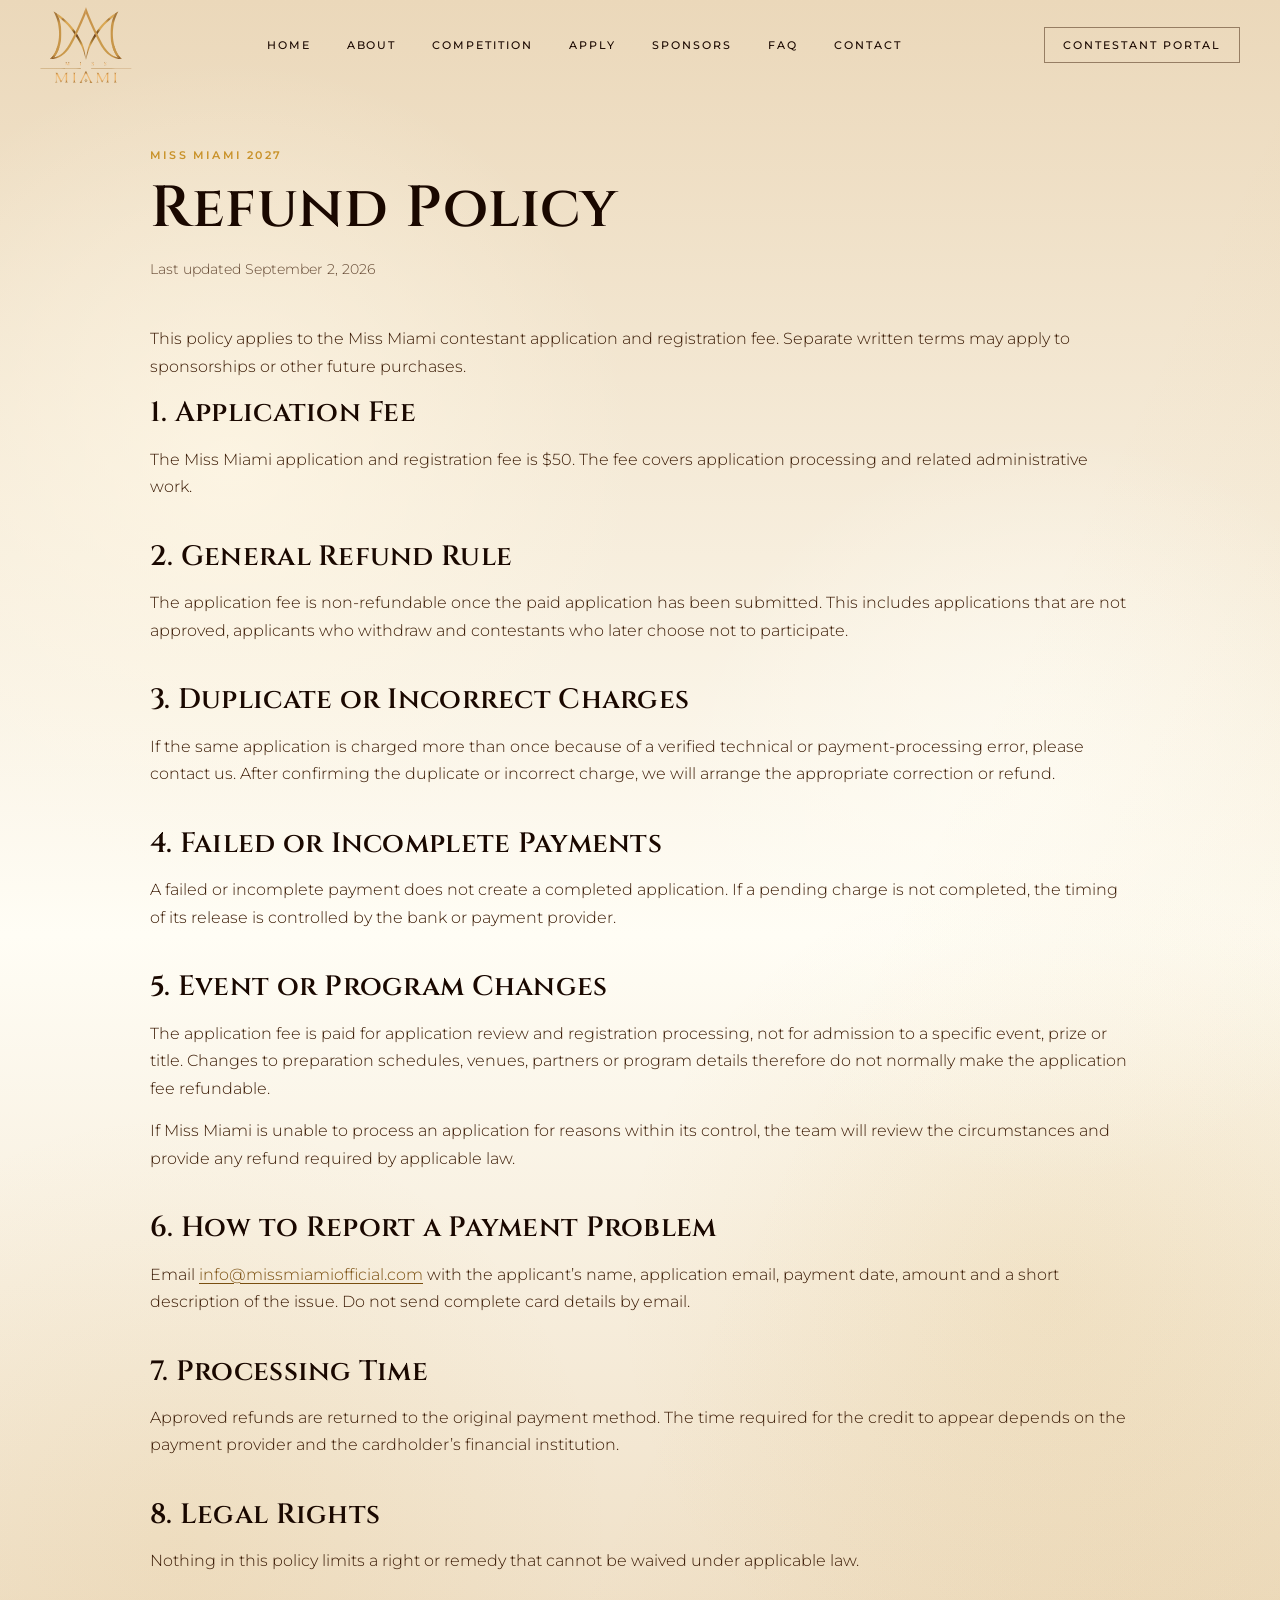
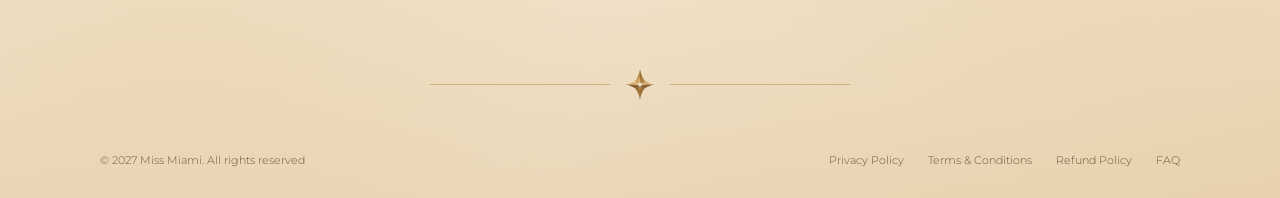
<file: refund.html>
<!DOCTYPE html>
<html lang="en">
<head>
  <meta charset="UTF-8" /><meta name="viewport" content="width=device-width, initial-scale=1.0" /><title>Refund Policy — Miss Miami 2027</title><meta name="description" content="Miss Miami application fee and refund terms." />
  <link rel="preconnect" href="https://fonts.googleapis.com" /><link rel="preconnect" href="https://fonts.gstatic.com" crossorigin /><link href="https://fonts.googleapis.com/css2?family=Cinzel:wght@400;500;600;700&family=Montserrat:wght@300;400;500;600&display=swap" rel="stylesheet" />
  <script>document.documentElement.classList.add('site-header-booting');</script><link rel="stylesheet" href="assets/css/site-header.css?v=20260812-6" /><link rel="stylesheet" href="assets/css/legal.css?v=20260902-2" />
</head>
<body>
  <header id="site-header"><a href="index.html" class="logo" aria-label="Miss Miami home"><img src="assets/brand/miss-miami-logo-official.svg?v=20260812-3" class="logo-img" alt="Miss Miami" /></a><nav id="main-nav" aria-label="Primary navigation"><div class="primary-nav"><a href="index.html">Home</a><a href="about.html">About</a><a href="competition.html">Competition</a><a href="apply.html">Apply</a><a href="sponsors.html">Sponsors</a><a href="faq.html">FAQ</a><a href="contact.html">Contact</a></div><div class="header-actions"><a href="dashboard.html" class="btn-account-nav">Contestant Portal</a></div></nav><button class="menu-toggle" id="menu-toggle" type="button" aria-label="Open navigation" aria-expanded="false" aria-controls="mobile-menu"><span></span><span></span><span></span></button></header>
  <div class="mobile-menu" id="mobile-menu"><a href="index.html">Home</a><a href="about.html">About</a><a href="competition.html">Competition</a><a href="apply.html">Apply</a><a href="sponsors.html">Sponsors</a><a href="faq.html">FAQ</a><a href="contact.html">Contact</a><a href="dashboard.html" class="btn-account-nav">Contestant Portal</a></div>
  <main class="legal-main"><div class="legal-shell"><div class="legal-hero"><p class="legal-eyebrow">Miss Miami 2027</p><h1>Refund Policy</h1><p class="legal-updated">Last updated September 2, 2026</p></div><article class="legal-content">
    <p class="legal-note">This policy applies to the Miss Miami contestant application and registration fee. Separate written terms may apply to sponsorships or other future purchases.</p>
    <section><h2>1. Application Fee</h2><p>The Miss Miami application and registration fee is $50. The fee covers application processing and related administrative work.</p></section>
    <section><h2>2. General Refund Rule</h2><p>The application fee is non-refundable once the paid application has been submitted. This includes applications that are not approved, applicants who withdraw and contestants who later choose not to participate.</p></section>
    <section><h2>3. Duplicate or Incorrect Charges</h2><p>If the same application is charged more than once because of a verified technical or payment-processing error, please contact us. After confirming the duplicate or incorrect charge, we will arrange the appropriate correction or refund.</p></section>
    <section><h2>4. Failed or Incomplete Payments</h2><p>A failed or incomplete payment does not create a completed application. If a pending charge is not completed, the timing of its release is controlled by the bank or payment provider.</p></section>
    <section><h2>5. Event or Program Changes</h2><p>The application fee is paid for application review and registration processing, not for admission to a specific event, prize or title. Changes to preparation schedules, venues, partners or program details therefore do not normally make the application fee refundable.</p><p>If Miss Miami is unable to process an application for reasons within its control, the team will review the circumstances and provide any refund required by applicable law.</p></section>
    <section><h2>6. How to Report a Payment Problem</h2><p>Email <a href="mailto:info@missmiamiofficial.com">info@missmiamiofficial.com</a> with the applicant’s name, application email, payment date, amount and a short description of the issue. Do not send complete card details by email.</p></section>
    <section><h2>7. Processing Time</h2><p>Approved refunds are returned to the original payment method. The time required for the credit to appear depends on the payment provider and the cardholder’s financial institution.</p></section>
    <section><h2>8. Legal Rights</h2><p>Nothing in this policy limits a right or remedy that cannot be waived under applicable law.</p></section>
  </article></div></main>
  <footer><div class="legal-brand-divider" aria-hidden="true"><img src="assets/images/miss-miami-brand-star.svg" alt="" /></div><div class="legal-footer"><p>© 2027 Miss Miami. All rights reserved</p><div class="legal-footer-links"><a href="privacy.html">Privacy Policy</a><a href="terms.html">Terms &amp; Conditions</a><a href="refund.html" aria-current="page">Refund Policy</a><a href="faq.html">FAQ</a></div></div></footer><script src="assets/js/faq.js?v=20260814-1"></script><script src="assets/js/site-header-scroll.js?v=20260812-2"></script>
</body></html>
</file>
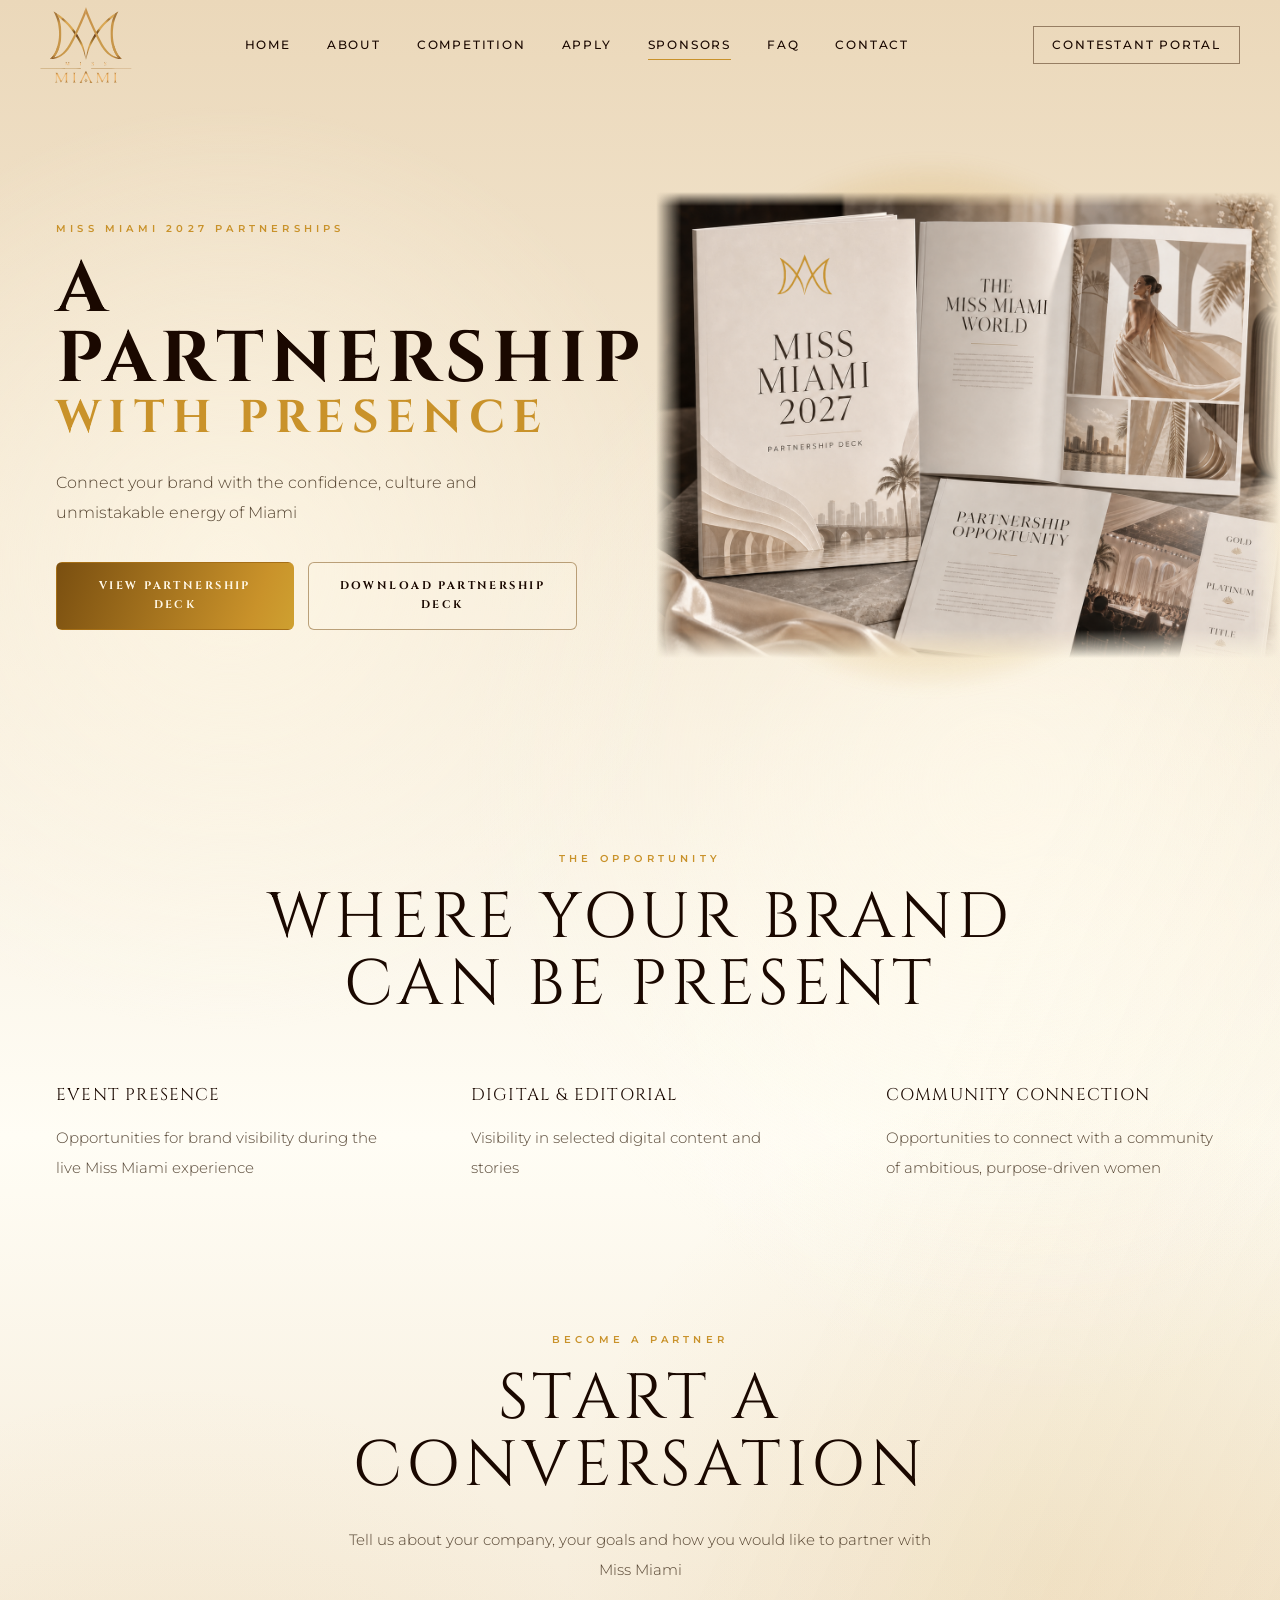
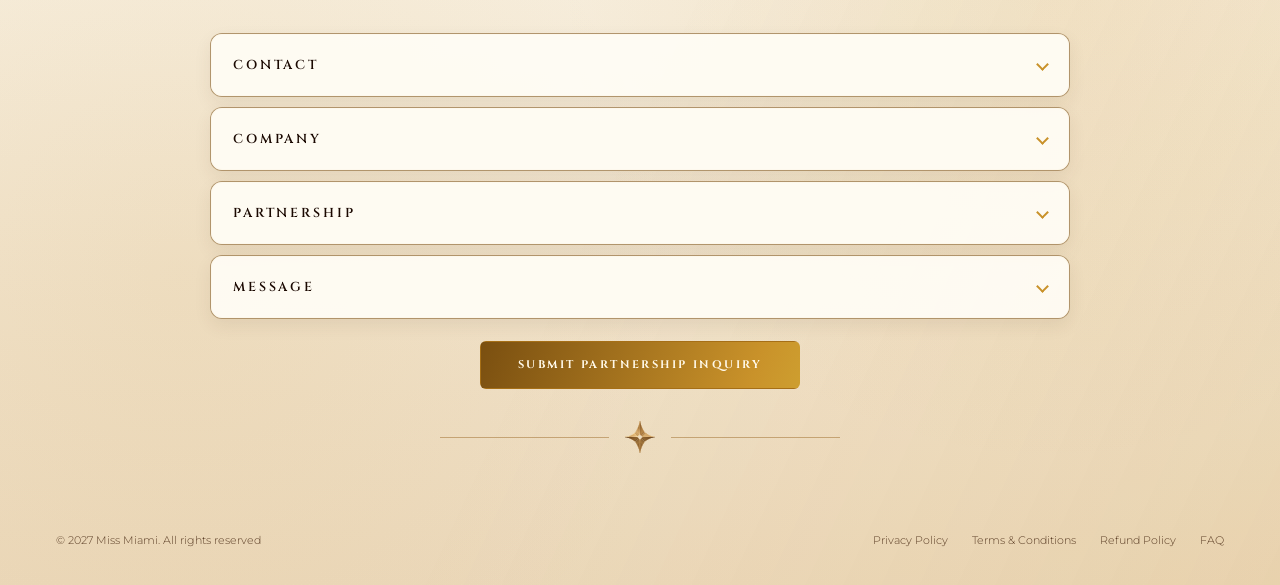
<file: sponsors.html>
<!DOCTYPE html>
<html lang="en">
<head>
  <meta charset="UTF-8" />
  <meta name="viewport" content="width=device-width, initial-scale=1.0" />
  <meta name="theme-color" content="#EBD8BA" />
  <title>Sponsors — Miss Miami 2027</title>
  <link rel="icon" href="assets/brand/miss-miami-logo-official.svg" type="image/svg+xml" />
  <link rel="preconnect" href="https://fonts.googleapis.com" />
  <link rel="preconnect" href="https://fonts.gstatic.com" crossorigin />
  <link href="https://fonts.googleapis.com/css2?family=Cinzel:wght@400;500;600;700&family=Montserrat:wght@300;400;500;600&display=swap" rel="stylesheet" />
  <script>document.documentElement.classList.add('site-header-booting');</script>
  <link rel="stylesheet" href="assets/css/site-header.css?v=20260812-6" />
  <link rel="stylesheet" href="assets/css/sponsors.css?v=20260818-8" />
  <link rel="stylesheet" href="assets/css/bronze-cta.css?v=20260818-5" />
</head>
<body>
  <div class="sponsors-page-background">
  <header id="site-header" class="on-hero">
    <a href="index.html" class="logo" aria-label="Miss Miami home">
      <img src="assets/brand/miss-miami-logo-official.svg?v=20260812-3"
           data-hero-logo="assets/brand/miss-miami-logo-official.svg?v=20260812-3"
           data-light-logo="assets/brand/miss-miami-logo-official.svg?v=20260812-3"
           class="logo-img" alt="Miss Miami" />
    </a>
    <nav id="main-nav">
      <div class="primary-nav">
        <a href="index.html">Home</a><a href="about.html">About</a><a href="competition.html">Competition</a><a href="apply.html">Apply</a><a href="sponsors.html" class="active">Sponsors</a><a href="faq.html">FAQ</a><a href="contact.html">Contact</a>
      </div>
      <div class="header-actions"><a href="dashboard.html" class="btn-account-nav">Contestant Portal</a></div>
    </nav>
    <button class="menu-toggle" id="menu-toggle" type="button" aria-label="Open menu" aria-expanded="false" aria-controls="mobile-menu"><span></span><span></span><span></span></button>
  </header>

  <div id="mobile-menu" class="mobile-menu" aria-hidden="true">
    <a href="index.html">Home</a><a href="about.html">About</a><a href="competition.html">Competition</a><a href="apply.html">Apply</a><a href="sponsors.html" class="active">Sponsors</a><a href="faq.html">FAQ</a><a href="contact.html">Contact</a><a href="dashboard.html" class="btn-account-nav">Contestant Portal</a>
  </div>

  <main>
    <section class="sponsor-hero" aria-labelledby="sponsor-title">
      <div class="page-shell hero-layout">
        <div class="hero-copy-block">
          <p class="eyebrow">Miss Miami 2027 Partnerships</p>
          <h1 id="sponsor-title"><span>A Partnership</span><em>With Presence</em></h1>
          <p class="hero-copy">Connect your brand with the confidence, culture and unmistakable energy of Miami</p>
          <div class="hero-actions" aria-label="Partnership Deck actions">
            <a class="btn-primary mm-bronze-cta" href="assets/docs/miss-miami-2027-partnership-deck.pdf" target="_blank" rel="noopener noreferrer">View Partnership Deck</a>
            <a class="btn-secondary" href="assets/docs/miss-miami-2027-partnership-deck.pdf" download="Miss-Miami-2027-Partnership-Deck.pdf">Download Partnership Deck</a>
          </div>
        </div>
        <figure class="hero-deck-visual">
          <img src="assets/images/sponsor-deck-light-approved.png" alt="Miss Miami 2027 Partnership Deck catalogues" fetchpriority="high" />
        </figure>
      </div>
    </section>

    <section class="opportunity-section" aria-labelledby="opportunity-title">
      <div class="page-shell">
        <div class="opportunity-heading">
          <p class="eyebrow">The Opportunity</p>
          <h2 id="opportunity-title">Where Your Brand Can Be Present</h2>
        </div>
        <div class="opportunity-directions">
          <article><h3>Event Presence</h3><p>Opportunities for brand visibility during the live Miss Miami experience</p></article>
          <article><h3>Digital &amp; Editorial</h3><p>Visibility in selected digital content and stories</p></article>
          <article><h3>Community Connection</h3><p>Opportunities to connect with a community of ambitious, purpose-driven women</p></article>
        </div>
      </div>
    </section>

    <section class="inquiry-section" id="sponsor-inquiry" aria-labelledby="inquiry-title">
      <div class="page-shell">
        <div class="inquiry-heading">
          <p class="eyebrow">Become a Partner</p>
          <h2 id="inquiry-title"><span>Start a</span><span>Conversation</span></h2>
          <p>Tell us about your company, your goals and how you would like to partner with Miss Miami</p>
        </div>
        <form class="sponsor-form" id="sponsor-inquiry-form" aria-label="Sponsor inquiry" novalidate>
          <section class="sponsor-form-section" aria-labelledby="sponsor-contact-title">
            <div class="sponsor-form-title"><h3 id="sponsor-contact-title">Contact</h3></div>
            <div class="sponsor-form-grid">
              <div class="sponsor-field"><label for="sponsor-first-name">First Name <span aria-hidden="true">*</span></label><input id="sponsor-first-name" type="text" name="first_name" autocomplete="given-name" required aria-describedby="sponsor-first-name-error" /><span class="sponsor-error" id="sponsor-first-name-error"></span></div>
              <div class="sponsor-field"><label for="sponsor-last-name">Last Name <span aria-hidden="true">*</span></label><input id="sponsor-last-name" type="text" name="last_name" autocomplete="family-name" required aria-describedby="sponsor-last-name-error" /><span class="sponsor-error" id="sponsor-last-name-error"></span></div>
              <div class="sponsor-field"><label for="sponsor-email">Email <span aria-hidden="true">*</span></label><input id="sponsor-email" type="email" name="email" autocomplete="email" placeholder="name@company.com" required aria-describedby="sponsor-email-error" /><span class="sponsor-error" id="sponsor-email-error"></span></div>
              <div class="sponsor-field"><label for="sponsor-phone">Phone</label><input id="sponsor-phone" type="tel" name="phone" autocomplete="tel" placeholder="Your preferred contact number" aria-describedby="sponsor-phone-error" /><span class="sponsor-error" id="sponsor-phone-error"></span></div>
            </div>
          </section>
          <section class="sponsor-form-section" aria-labelledby="sponsor-company-title">
            <div class="sponsor-form-title"><h3 id="sponsor-company-title">Company</h3></div>
            <div class="sponsor-form-grid">
              <div class="sponsor-field"><label for="sponsor-company">Company / Brand <span aria-hidden="true">*</span></label><input id="sponsor-company" type="text" name="company" autocomplete="organization" required aria-describedby="sponsor-company-error" /><span class="sponsor-error" id="sponsor-company-error"></span></div>
              <div class="sponsor-field"><label for="sponsor-position">Position / Title</label><input id="sponsor-position" type="text" name="position" autocomplete="organization-title" aria-describedby="sponsor-position-error" /><span class="sponsor-error" id="sponsor-position-error"></span></div>
              <div class="sponsor-field sponsor-field-wide"><label for="sponsor-industry">Industry / Product Category</label><input id="sponsor-industry" type="text" name="industry" aria-describedby="sponsor-industry-error" /><span class="sponsor-error" id="sponsor-industry-error"></span></div>
            </div>
          </section>
          <section class="sponsor-form-section" aria-labelledby="sponsor-partnership-title">
            <div class="sponsor-form-title"><h3 id="sponsor-partnership-title">Partnership</h3></div>
            <div class="sponsor-form-grid"><div class="sponsor-field sponsor-field-wide"><label for="sponsor-package">Partnership of Interest <span aria-hidden="true">*</span></label><select id="sponsor-package" name="package" required aria-describedby="sponsor-package-error"><option value="" selected disabled>Select a partnership level</option><option value="gold">Gold</option><option value="platinum">Platinum</option><option value="title">Title Sponsor</option><option value="not-sure">Not sure yet</option></select><span class="sponsor-error" id="sponsor-package-error"></span></div></div>
          </section>
          <section class="sponsor-form-section" aria-labelledby="sponsor-message-title">
            <div class="sponsor-form-title"><h3 id="sponsor-message-title">Message</h3></div>
            <div class="sponsor-form-grid"><div class="sponsor-field sponsor-field-wide"><label for="sponsor-message">Tell Us About Your Partnership Goals <span aria-hidden="true">*</span></label><textarea id="sponsor-message" name="message" rows="5" required aria-describedby="sponsor-message-error"></textarea><span class="sponsor-error" id="sponsor-message-error"></span></div></div>
          </section>
          <div class="sponsor-form-action"><button class="btn-primary mm-bronze-cta" type="submit">Submit Partnership Inquiry</button></div>
        </form>
        <div class="sponsor-brand-divider" aria-hidden="true"><img src="assets/images/miss-miami-brand-star.svg" alt="" /></div>
      </div>
    </section>

  </main>

  <footer>
    <div class="footer-bottom">
      <p>© 2027 Miss Miami. All rights reserved</p>
      <div class="footer-links"><a href="privacy.html">Privacy Policy</a><a href="terms.html">Terms &amp; Conditions</a><a href="refund.html">Refund Policy</a><a href="faq.html">FAQ</a></div>
    </div>
  </footer>
  </div>

  <script>
    const siteHeader = document.getElementById('site-header');
    const headerLogo = siteHeader.querySelector('.logo-img');
    const heroSection = document.querySelector('.sponsor-hero');
    function updateHeaderState() {
      const onHero = window.scrollY < Math.max(0, heroSection.offsetHeight - siteHeader.offsetHeight);
      siteHeader.classList.toggle('on-hero', onHero);
      siteHeader.classList.toggle('site-header-scrolled', window.scrollY > 4);
      const nextLogo = onHero ? headerLogo.dataset.heroLogo : headerLogo.dataset.lightLogo;
      if (nextLogo && headerLogo.getAttribute('src') !== nextLogo) headerLogo.setAttribute('src', nextLogo);
    }
    updateHeaderState();
    window.addEventListener('scroll', updateHeaderState, { passive: true });
    window.addEventListener('resize', updateHeaderState);

    const menuToggle = document.getElementById('menu-toggle');
    const mobileMenu = document.getElementById('mobile-menu');
    function setMenuState(open) {
      mobileMenu.classList.toggle('open', open);
      mobileMenu.setAttribute('aria-hidden', String(!open));
      menuToggle.setAttribute('aria-expanded', String(open));
      menuToggle.setAttribute('aria-label', open ? 'Close menu' : 'Open menu');
      document.body.classList.toggle('menu-open', open);
      const bars = menuToggle.querySelectorAll('span');
      if (open) {
        bars[0].style.transform = 'rotate(45deg) translate(5px,5px)';
        bars[1].style.opacity = '0';
        bars[2].style.transform = 'rotate(-45deg) translate(5px,-5px)';
      } else {
        bars.forEach(bar => { bar.style.transform = ''; bar.style.opacity = ''; });
      }
    }
    menuToggle.addEventListener('click', () => setMenuState(!mobileMenu.classList.contains('open')));
    mobileMenu.querySelectorAll('a').forEach(link => link.addEventListener('click', () => setMenuState(false)));
    document.addEventListener('keydown', event => {
      if (event.key === 'Escape' && mobileMenu.classList.contains('open')) {
        setMenuState(false);
        menuToggle.focus();
      }
    });

    const sponsorForm = document.getElementById('sponsor-inquiry-form');
    const sponsorValidatedFields = new WeakSet();
    const sponsorEmailPattern = /^[^\s@]+@[^\s@]+\.[^\s@]+$/;
    const sponsorPhoneCharacters = /^[\d\s+()\-]+$/;

    const sponsorAccordionSections = [...sponsorForm.querySelectorAll('.sponsor-form-section')];
    const sponsorAccordionAnimations = new WeakMap();
    const sponsorSelectControls = new WeakMap();
    let activeSponsorSection = null;

    function closeSponsorDropdown(wrap, returnFocus = false) {
      if (!wrap) return;
      wrap.classList.remove('is-open');
      wrap.style.removeProperty('--b2-list-height');
      wrap.style.removeProperty('--b2-trigger-height');
      const trigger = wrap.querySelector('.b2-select-trigger');
      const list = wrap.querySelector('.b2-select-list');
      trigger?.setAttribute('aria-expanded', 'false');
      trigger?.removeAttribute('aria-activedescendant');
      list?.setAttribute('aria-hidden', 'true');
      wrap.querySelectorAll('.b2-select-option').forEach(option => option.classList.remove('is-active'));
      if (returnFocus) trigger?.focus();
    }

    function closeSponsorDropdowns(except = null) {
      sponsorForm.querySelectorAll('.b2-select.is-open').forEach(wrap => {
        if (wrap !== except) closeSponsorDropdown(wrap);
      });
    }

    function finishSponsorSectionAnimation(section, open) {
      const content = section.querySelector('.sponsor-accordion-content');
      if (!content) return;
      const running = sponsorAccordionAnimations.get(section);
      if (running) window.clearTimeout(running.timer);
      if (open) {
        content.style.height = 'auto';
        content.style.overflow = 'visible';
        section.style.overflow = 'visible';
      } else {
        content.style.height = '0px';
        content.style.overflow = 'hidden';
        content.setAttribute('inert', '');
        section.style.overflow = 'hidden';
      }
      section.classList.remove('is-animating');
      sponsorAccordionAnimations.delete(section);
    }

    function animateSponsorSection(section, open) {
      const title = section.querySelector('.sponsor-form-title');
      const content = section.querySelector('.sponsor-accordion-content');
      const running = sponsorAccordionAnimations.get(section);
      if (running) {
        content.removeEventListener('transitionend', running.done);
        window.clearTimeout(running.timer);
      }
      const currentHeight = content.getBoundingClientRect().height;
      section.classList.add('is-animating');
      section.style.overflow = 'hidden';
      content.style.transition = 'none';
      content.style.height = `${currentHeight}px`;
      content.style.overflow = 'hidden';
      void content.offsetHeight;
      section.classList.toggle('is-open', open);
      title.setAttribute('aria-expanded', String(open));
      content.setAttribute('aria-hidden', String(!open));
      if (open) content.removeAttribute('inert');
      else closeSponsorDropdowns();
      requestAnimationFrame(() => {
        content.style.transition = '';
        content.style.height = open ? `${content.scrollHeight}px` : '0px';
        content.style.opacity = open ? '1' : '0';
      });
      const done = event => {
        if (event && event.propertyName !== 'height') return;
        content.removeEventListener('transitionend', done);
        finishSponsorSectionAnimation(section, open);
      };
      const timer = window.setTimeout(() => done(), 420);
      sponsorAccordionAnimations.set(section, { done, timer });
      content.addEventListener('transitionend', done);
    }

    function setSponsorSection(section, open) {
      if (open && activeSponsorSection && activeSponsorSection !== section) {
        animateSponsorSection(activeSponsorSection, false);
      }
      animateSponsorSection(section, open);
      activeSponsorSection = open ? section : null;
    }

    sponsorAccordionSections.forEach((section, index) => {
      const title = section.querySelector('.sponsor-form-title');
      const content = document.createElement('div');
      const inner = document.createElement('div');
      const contentId = `sponsor-form-section-${index + 1}-content`;
      content.className = 'sponsor-accordion-content';
      content.id = contentId;
      content.setAttribute('role', 'region');
      content.setAttribute('aria-labelledby', title.querySelector('h3').id);
      content.setAttribute('aria-hidden', 'true');
      content.setAttribute('inert', '');
      inner.className = 'sponsor-accordion-inner';
      [...section.children].filter(child => child !== title).forEach(child => inner.appendChild(child));
      content.appendChild(inner);
      section.appendChild(content);
      content.style.height = '0px';
      content.style.opacity = '0';
      title.setAttribute('role', 'button');
      title.setAttribute('tabindex', '0');
      title.setAttribute('aria-expanded', 'false');
      title.setAttribute('aria-controls', contentId);
      const activate = () => setSponsorSection(section, !section.classList.contains('is-open'));
      title.addEventListener('click', activate);
      title.addEventListener('keydown', event => {
        if (event.key === 'Enter' || event.key === ' ') {
          event.preventDefault();
          activate();
        }
      });
      new ResizeObserver(() => {
        if (section.classList.contains('is-animating') && section.classList.contains('is-open')) {
          content.style.height = `${content.scrollHeight}px`;
        }
      }).observe(inner);
    });

    sponsorForm.querySelectorAll('select').forEach((select, selectIndex) => {
      const placeholder = select.options[select.selectedIndex]?.textContent || 'Select...';
      const wrap = document.createElement('div');
      const trigger = document.createElement('button');
      const list = document.createElement('div');
      const listId = `${select.id || `sponsor-select-${selectIndex + 1}`}-listbox`;
      let activeIndex = -1;

      select.classList.add('b2-native-select');
      select.setAttribute('tabindex', '-1');
      wrap.className = 'b2-select';
      trigger.type = 'button';
      trigger.className = 'b2-select-trigger';
      trigger.textContent = placeholder;
      trigger.setAttribute('role', 'combobox');
      trigger.setAttribute('aria-haspopup', 'listbox');
      trigger.setAttribute('aria-expanded', 'false');
      trigger.setAttribute('aria-controls', listId);
      if (select.getAttribute('aria-describedby')) trigger.setAttribute('aria-describedby', select.getAttribute('aria-describedby'));
      list.className = 'b2-select-list';
      list.id = listId;
      list.setAttribute('role', 'listbox');
      list.setAttribute('aria-hidden', 'true');
      list.setAttribute('aria-label', select.labels?.[0]?.textContent?.trim() || 'Options');

      const enabledOptions = [...select.options].filter(option => !option.disabled);
      const optionButtons = enabledOptions.map((option, optionIndex) => {
        const button = document.createElement('button');
        button.type = 'button';
        button.className = 'b2-select-option';
        button.id = `${listId}-option-${optionIndex + 1}`;
        button.textContent = option.textContent;
        button.setAttribute('role', 'option');
        button.setAttribute('tabindex', '-1');
        button.setAttribute('aria-selected', String(option.selected));
        list.appendChild(button);
        return button;
      });

      function setActive(index) {
        if (!optionButtons.length) return;
        activeIndex = (index + optionButtons.length) % optionButtons.length;
        optionButtons.forEach((button, currentIndex) => button.classList.toggle('is-active', currentIndex === activeIndex));
        trigger.setAttribute('aria-activedescendant', optionButtons[activeIndex].id);
        optionButtons[activeIndex].scrollIntoView({ block: 'nearest' });
      }

      function openDropdown(direction = 1) {
        closeSponsorDropdowns(wrap);
        wrap.classList.add('is-open');
        trigger.setAttribute('aria-expanded', 'true');
        list.setAttribute('aria-hidden', 'false');
        wrap.style.setProperty('--b2-trigger-height', `${trigger.offsetHeight}px`);
        wrap.style.setProperty('--b2-list-height', `${list.scrollHeight}px`);
        const selectedIndex = enabledOptions.findIndex(option => option.selected);
        setActive(selectedIndex >= 0 ? selectedIndex : (direction < 0 ? optionButtons.length - 1 : 0));
      }

      function chooseOption(index) {
        const option = enabledOptions[index];
        if (!option) return;
        select.value = option.value;
        trigger.textContent = option.textContent;
        optionButtons.forEach((button, currentIndex) => button.setAttribute('aria-selected', String(currentIndex === index)));
        select.dispatchEvent(new Event('input', { bubbles: true }));
        select.dispatchEvent(new Event('change', { bubbles: true }));
        closeSponsorDropdown(wrap, true);
      }

      trigger.addEventListener('click', () => {
        if (wrap.classList.contains('is-open')) closeSponsorDropdown(wrap);
        else openDropdown();
      });
      trigger.addEventListener('keydown', event => {
        if (event.key === 'ArrowDown' || event.key === 'ArrowUp') {
          event.preventDefault();
          if (!wrap.classList.contains('is-open')) openDropdown(event.key === 'ArrowUp' ? -1 : 1);
          else setActive(activeIndex + (event.key === 'ArrowUp' ? -1 : 1));
        } else if (event.key === 'Enter' || event.key === ' ') {
          event.preventDefault();
          if (wrap.classList.contains('is-open')) chooseOption(activeIndex);
          else openDropdown();
        } else if (event.key === 'Escape' && wrap.classList.contains('is-open')) {
          event.preventDefault();
          closeSponsorDropdown(wrap);
        } else if (event.key === 'Tab') {
          closeSponsorDropdown(wrap);
        }
      });
      optionButtons.forEach((button, index) => {
        button.addEventListener('mousedown', event => event.preventDefault());
        button.addEventListener('mouseenter', () => setActive(index));
        button.addEventListener('click', () => chooseOption(index));
      });

      select.insertAdjacentElement('afterend', wrap);
      wrap.append(trigger, list);
      sponsorSelectControls.set(select, { wrap, trigger });
    });

    document.addEventListener('click', event => {
      if (!event.target.closest('.b2-select')) closeSponsorDropdowns();
    });

    function sponsorFieldMessage(field) {
      const value = field.value.trim();
      if (field.required && !value) {
        const requiredMessages = {
          first_name: 'First name is required',
          last_name: 'Last name is required',
          email: 'Email is required',
          company: 'Company or brand is required',
          package: 'Select a partnership level',
          message: 'Partnership goals are required'
        };
        return requiredMessages[field.name] || 'This field is required';
      }
      if (field.type === 'email' && value && !sponsorEmailPattern.test(value)) return 'Enter a valid email address';
      if (field.type === 'tel' && value) {
        const digitCount = value.replace(/\D/g, '').length;
        if (!sponsorPhoneCharacters.test(value) || digitCount < 7 || digitCount > 15) return 'Enter a valid phone number using 7–15 digits';
      }
      return '';
    }

    function validateSponsorField(field) {
      const message = sponsorFieldMessage(field);
      const error = document.getElementById(`${field.id}-error`);
      field.classList.toggle('sponsor-field-error', Boolean(message));
      field.setAttribute('aria-invalid', String(Boolean(message)));
      const customSelect = sponsorSelectControls.get(field);
      customSelect?.wrap.classList.toggle('has-error', Boolean(message));
      customSelect?.trigger.setAttribute('aria-invalid', String(Boolean(message)));
      if (error) {
        error.textContent = message;
        error.classList.toggle('is-visible', Boolean(message));
      }
      if (message) sponsorValidatedFields.add(field);
      return !message;
    }

    const sponsorFields = [...sponsorForm.querySelectorAll('input, select, textarea')];
    sponsorFields.forEach(field => {
      field.addEventListener('blur', () => validateSponsorField(field));
      const liveEvent = field.tagName === 'SELECT' ? 'change' : 'input';
      field.addEventListener(liveEvent, () => {
        if (sponsorValidatedFields.has(field) || field.getAttribute('aria-invalid') === 'true') validateSponsorField(field);
      });
    });

    sponsorForm.addEventListener('submit', event => {
      event.preventDefault();
      const validationResults = sponsorFields.map(field => ({ field, valid: validateSponsorField(field) }));
      const firstInvalid = validationResults.find(result => !result.valid)?.field;
      if (firstInvalid) {
        const invalidSection = firstInvalid.closest('.sponsor-form-section');
        if (invalidSection && !invalidSection.classList.contains('is-open')) setSponsorSection(invalidSection, true);
        window.setTimeout(() => {
          firstInvalid.scrollIntoView({ behavior: 'smooth', block: 'center' });
          const focusTarget = sponsorSelectControls.get(firstInvalid)?.trigger || firstInvalid;
          focusTarget.focus({ preventScroll: true });
        }, 440);
      }
    });

  </script>
  <script src="assets/js/site-header-scroll.js?v=20260812-2"></script>
</body>
</html>
</file>
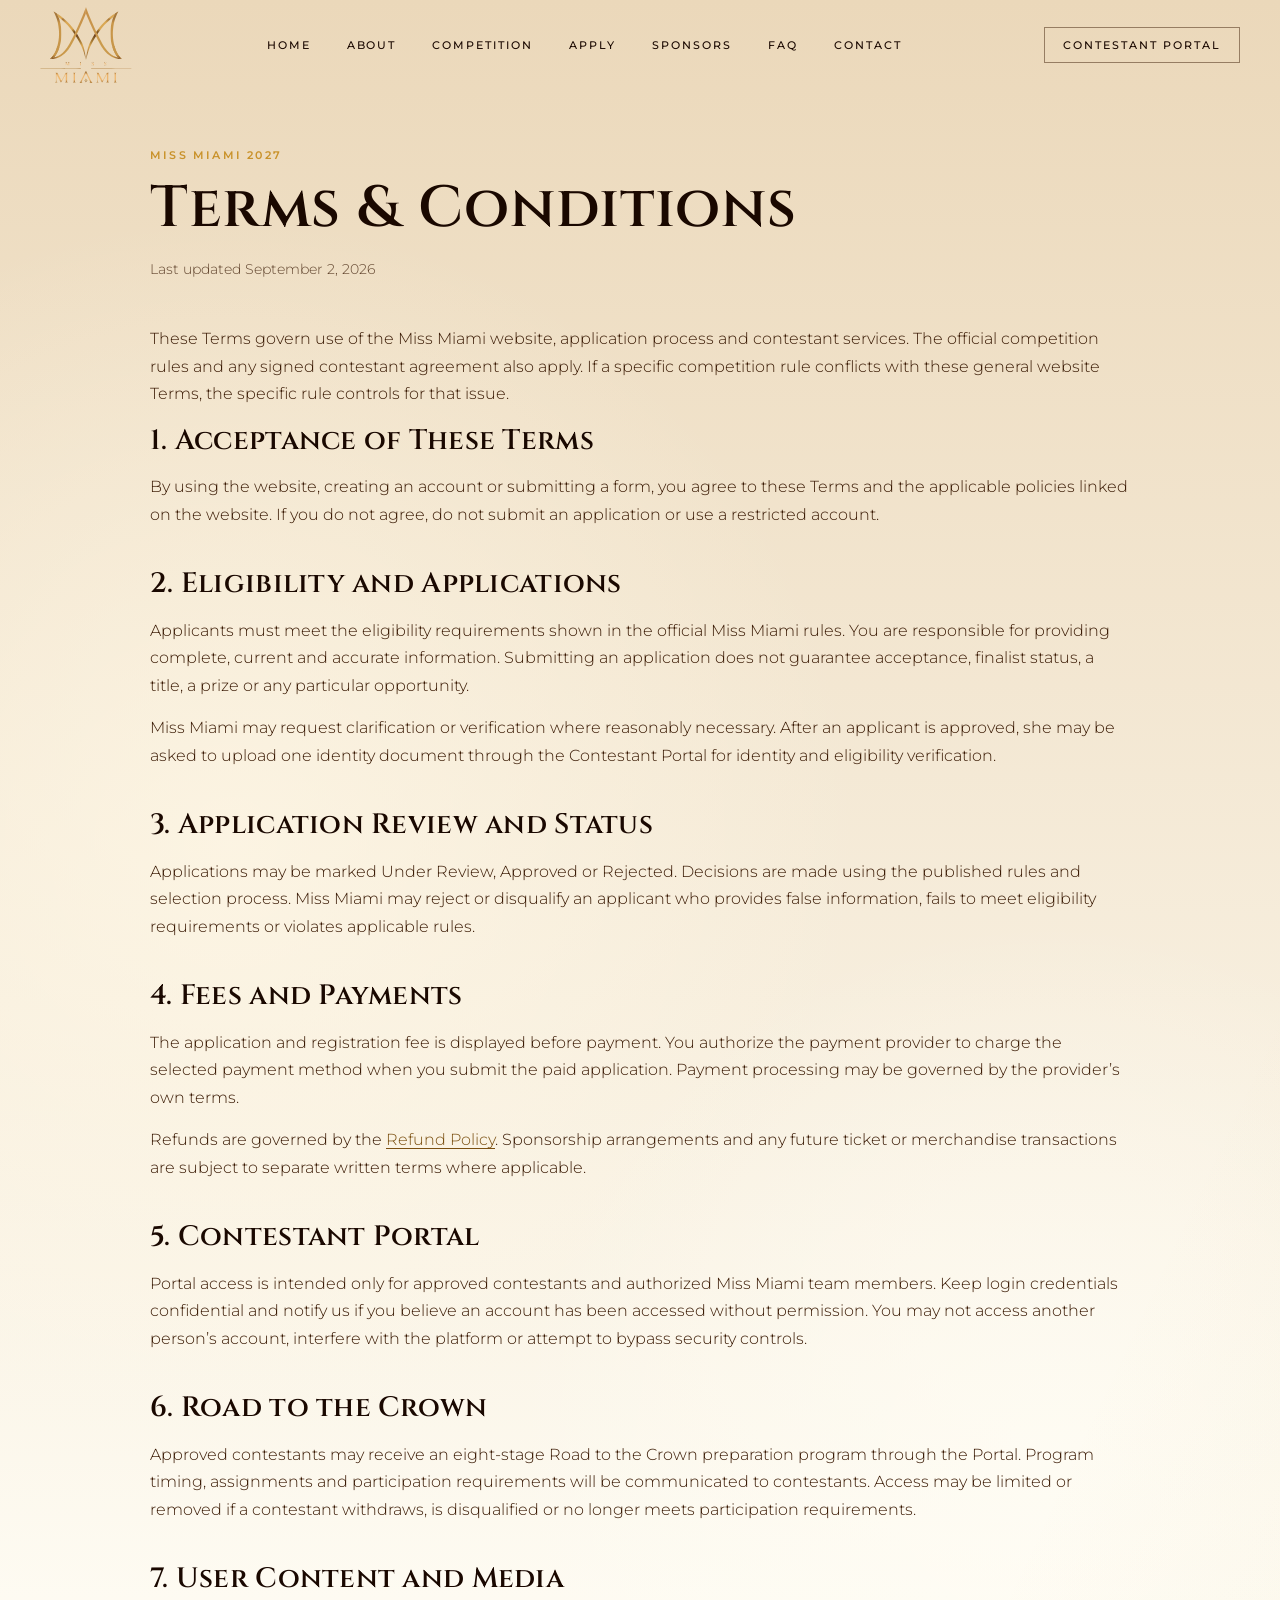
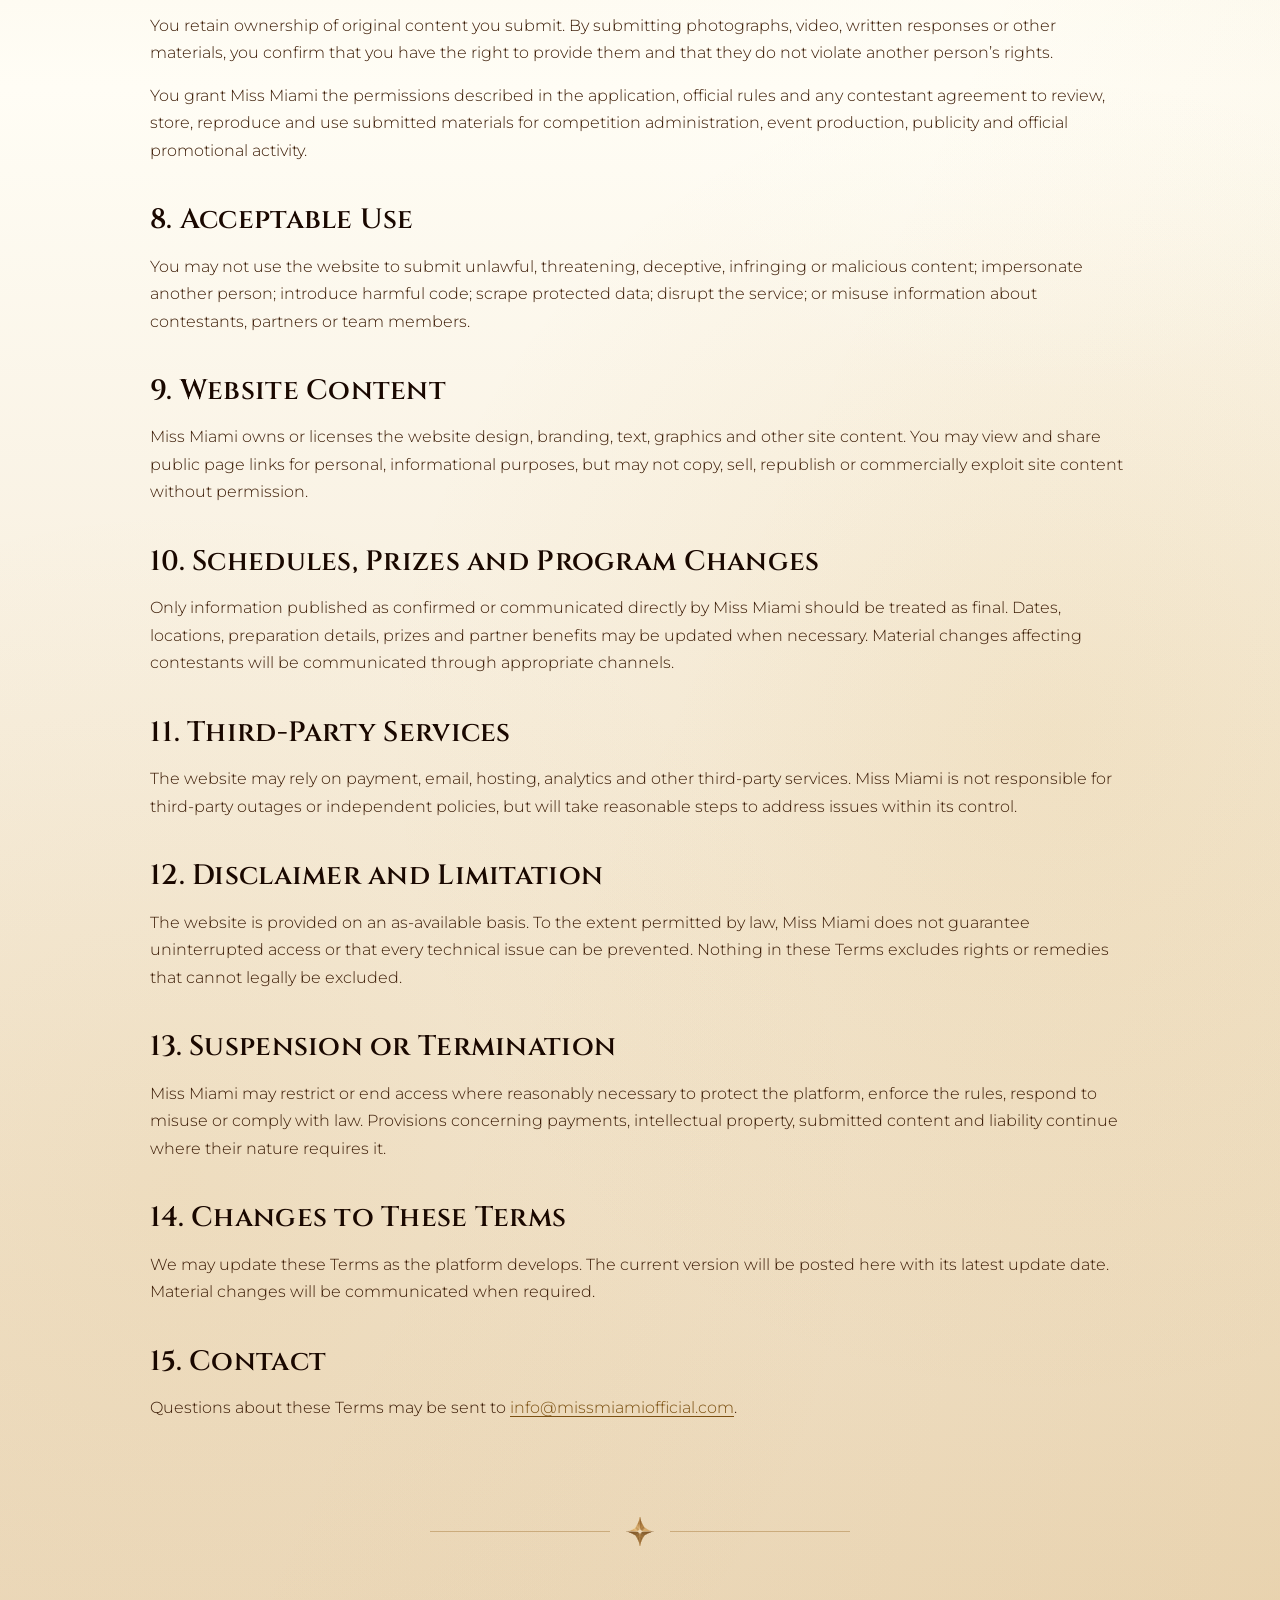
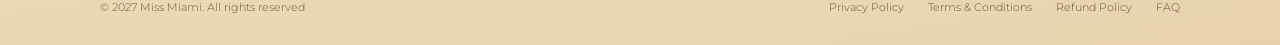
<file: terms.html>
<!DOCTYPE html>
<html lang="en">
<head>
  <meta charset="UTF-8" />
  <meta name="viewport" content="width=device-width, initial-scale=1.0" />
  <title>Terms &amp; Conditions — Miss Miami 2027</title>
  <meta name="description" content="Terms governing use of the Miss Miami website, applications and contestant services." />
  <link rel="preconnect" href="https://fonts.googleapis.com" /><link rel="preconnect" href="https://fonts.gstatic.com" crossorigin /><link href="https://fonts.googleapis.com/css2?family=Cinzel:wght@400;500;600;700&family=Montserrat:wght@300;400;500;600&display=swap" rel="stylesheet" />
  <script>document.documentElement.classList.add('site-header-booting');</script><link rel="stylesheet" href="assets/css/site-header.css?v=20260812-6" /><link rel="stylesheet" href="assets/css/legal.css?v=20260902-2" />
</head>
<body>
  <header id="site-header"><a href="index.html" class="logo" aria-label="Miss Miami home"><img src="assets/brand/miss-miami-logo-official.svg?v=20260812-3" class="logo-img" alt="Miss Miami" /></a><nav id="main-nav" aria-label="Primary navigation"><div class="primary-nav"><a href="index.html">Home</a><a href="about.html">About</a><a href="competition.html">Competition</a><a href="apply.html">Apply</a><a href="sponsors.html">Sponsors</a><a href="faq.html">FAQ</a><a href="contact.html">Contact</a></div><div class="header-actions"><a href="dashboard.html" class="btn-account-nav">Contestant Portal</a></div></nav><button class="menu-toggle" id="menu-toggle" type="button" aria-label="Open navigation" aria-expanded="false" aria-controls="mobile-menu"><span></span><span></span><span></span></button></header>
  <div class="mobile-menu" id="mobile-menu"><a href="index.html">Home</a><a href="about.html">About</a><a href="competition.html">Competition</a><a href="apply.html">Apply</a><a href="sponsors.html">Sponsors</a><a href="faq.html">FAQ</a><a href="contact.html">Contact</a><a href="dashboard.html" class="btn-account-nav">Contestant Portal</a></div>
  <main class="legal-main"><div class="legal-shell"><div class="legal-hero"><p class="legal-eyebrow">Miss Miami 2027</p><h1>Terms &amp; Conditions</h1><p class="legal-updated">Last updated September 2, 2026</p></div><article class="legal-content">
    <p class="legal-note">These Terms govern use of the Miss Miami website, application process and contestant services. The official competition rules and any signed contestant agreement also apply. If a specific competition rule conflicts with these general website Terms, the specific rule controls for that issue.</p>
    <section><h2>1. Acceptance of These Terms</h2><p>By using the website, creating an account or submitting a form, you agree to these Terms and the applicable policies linked on the website. If you do not agree, do not submit an application or use a restricted account.</p></section>
    <section><h2>2. Eligibility and Applications</h2><p>Applicants must meet the eligibility requirements shown in the official Miss Miami rules. You are responsible for providing complete, current and accurate information. Submitting an application does not guarantee acceptance, finalist status, a title, a prize or any particular opportunity.</p><p>Miss Miami may request clarification or verification where reasonably necessary. After an applicant is approved, she may be asked to upload one identity document through the Contestant Portal for identity and eligibility verification.</p></section>
    <section><h2>3. Application Review and Status</h2><p>Applications may be marked Under Review, Approved or Rejected. Decisions are made using the published rules and selection process. Miss Miami may reject or disqualify an applicant who provides false information, fails to meet eligibility requirements or violates applicable rules.</p></section>
    <section><h2>4. Fees and Payments</h2><p>The application and registration fee is displayed before payment. You authorize the payment provider to charge the selected payment method when you submit the paid application. Payment processing may be governed by the provider’s own terms.</p><p>Refunds are governed by the <a href="refund.html">Refund Policy</a>. Sponsorship arrangements and any future ticket or merchandise transactions are subject to separate written terms where applicable.</p></section>
    <section><h2>5. Contestant Portal</h2><p>Portal access is intended only for approved contestants and authorized Miss Miami team members. Keep login credentials confidential and notify us if you believe an account has been accessed without permission. You may not access another person’s account, interfere with the platform or attempt to bypass security controls.</p></section>
    <section><h2>6. Road to the Crown</h2><p>Approved contestants may receive an eight-stage Road to the Crown preparation program through the Portal. Program timing, assignments and participation requirements will be communicated to contestants. Access may be limited or removed if a contestant withdraws, is disqualified or no longer meets participation requirements.</p></section>
    <section><h2>7. User Content and Media</h2><p>You retain ownership of original content you submit. By submitting photographs, video, written responses or other materials, you confirm that you have the right to provide them and that they do not violate another person’s rights.</p><p>You grant Miss Miami the permissions described in the application, official rules and any contestant agreement to review, store, reproduce and use submitted materials for competition administration, event production, publicity and official promotional activity.</p></section>
    <section><h2>8. Acceptable Use</h2><p>You may not use the website to submit unlawful, threatening, deceptive, infringing or malicious content; impersonate another person; introduce harmful code; scrape protected data; disrupt the service; or misuse information about contestants, partners or team members.</p></section>
    <section><h2>9. Website Content</h2><p>Miss Miami owns or licenses the website design, branding, text, graphics and other site content. You may view and share public page links for personal, informational purposes, but may not copy, sell, republish or commercially exploit site content without permission.</p></section>
    <section><h2>10. Schedules, Prizes and Program Changes</h2><p>Only information published as confirmed or communicated directly by Miss Miami should be treated as final. Dates, locations, preparation details, prizes and partner benefits may be updated when necessary. Material changes affecting contestants will be communicated through appropriate channels.</p></section>
    <section><h2>11. Third-Party Services</h2><p>The website may rely on payment, email, hosting, analytics and other third-party services. Miss Miami is not responsible for third-party outages or independent policies, but will take reasonable steps to address issues within its control.</p></section>
    <section><h2>12. Disclaimer and Limitation</h2><p>The website is provided on an as-available basis. To the extent permitted by law, Miss Miami does not guarantee uninterrupted access or that every technical issue can be prevented. Nothing in these Terms excludes rights or remedies that cannot legally be excluded.</p></section>
    <section><h2>13. Suspension or Termination</h2><p>Miss Miami may restrict or end access where reasonably necessary to protect the platform, enforce the rules, respond to misuse or comply with law. Provisions concerning payments, intellectual property, submitted content and liability continue where their nature requires it.</p></section>
    <section><h2>14. Changes to These Terms</h2><p>We may update these Terms as the platform develops. The current version will be posted here with its latest update date. Material changes will be communicated when required.</p></section>
    <section><h2>15. Contact</h2><p>Questions about these Terms may be sent to <a href="mailto:info@missmiamiofficial.com">info@missmiamiofficial.com</a>.</p></section>
  </article></div></main>
  <footer><div class="legal-brand-divider" aria-hidden="true"><img src="assets/images/miss-miami-brand-star.svg" alt="" /></div><div class="legal-footer"><p>© 2027 Miss Miami. All rights reserved</p><div class="legal-footer-links"><a href="privacy.html">Privacy Policy</a><a href="terms.html" aria-current="page">Terms &amp; Conditions</a><a href="refund.html">Refund Policy</a><a href="faq.html">FAQ</a></div></div></footer><script src="assets/js/faq.js?v=20260814-1"></script><script src="assets/js/site-header-scroll.js?v=20260812-2"></script>
</body></html>
</file>
<file: assets/css/site-header.css>
/* Shared Miss Miami public header alignment and responsive safe area. */

html.site-header-booting header#site-header {
  visibility: hidden;
}

header#site-header {
  transition: transform 0.32s cubic-bezier(0.22, 1, 0.36, 1), background-color 0.26s ease, box-shadow 0.26s ease !important;
  will-change: transform;
  backface-visibility: hidden;
}

header#site-header.site-header-hidden {
  transform: translate3d(0, calc(-100% - env(safe-area-inset-top)), 0) !important;
  pointer-events: none;
}

@media (min-width: 1181px) {
  header {
    display: grid !important;
    grid-template-columns: auto minmax(0, 1fr);
    column-gap: 24px;
    padding-inline: 40px !important;
  }

  header .logo {
    flex: 0 0 auto;
    margin-right: 0 !important;
  }

  header nav {
    display: grid !important;
    grid-template-columns: minmax(0, 1fr) auto;
    align-items: center;
    width: 100%;
    margin-left: 0;
  }

  header nav a {
    flex: 0 0 auto;
    font-size: 12px;
    letter-spacing: 0.15em;
    white-space: nowrap;
  }

  header .primary-nav a::after {
    background: #C9922A !important;
  }

  header .primary-nav a:hover,
  header .primary-nav a:focus-visible {
    color: #C9922A !important;
  }

  header .primary-nav {
    display: flex !important;
    align-items: center;
    justify-self: center;
    gap: 36px;
    position: static !important;
    left: auto !important;
    transform: none !important;
  }

  header .header-actions {
    display: flex !important;
    align-items: center;
    justify-self: end;
    gap: clamp(18px, 1.4vw, 28px);
  }

  header .header-actions a:hover,
  header .header-actions a:focus-visible {
    color: #C9922A !important;
    border-color: #C9922A !important;
  }
}

@media (max-width: 1180px) {
  :root {
    --mobile-safe-top: max(10px, env(safe-area-inset-top));
    --mobile-header-height: calc(84px + var(--mobile-safe-top));
  }

  header {
    box-sizing: border-box;
    height: var(--mobile-header-height) !important;
    padding: var(--mobile-safe-top) 24px 0 !important;
    align-items: center !important;
    justify-content: space-between !important;
    transition: transform 0.28s ease, background-color 0.26s ease, box-shadow 0.26s ease;
  }

  header .logo {
    align-self: center;
    margin: 0 !important;
    transform: none !important;
  }

  header .logo-img {
    width: auto;
    height: 70px !important;
  }

  header nav {
    display: none !important;
  }

  header .menu-toggle {
    display: flex !important;
    align-self: center;
    flex: 0 0 auto;
  }

  #mobile-menu {
    top: var(--mobile-header-height) !important;
  }

  #mobile-menu.open {
    display: flex !important;
    flex-direction: column;
    align-items: flex-start;
    position: fixed;
    right: 0;
    bottom: 0;
    left: 0;
    z-index: 99;
    gap: 24px;
    padding: 36px 32px;
    overflow-y: auto;
    border-top: 1px solid rgba(201, 146, 42, 0.30);
    background: linear-gradient(160deg, rgba(75, 39, 21, 0.74), rgba(34, 14, 6, 0.68));
    -webkit-backdrop-filter: blur(24px) saturate(110%);
    backdrop-filter: blur(24px) saturate(110%);
  }

  #mobile-menu.open a {
    color: rgba(245, 230, 200, 0.88);
    border-bottom-color: rgba(201, 146, 42, 0.16);
  }

  #mobile-menu.open a:hover,
  #mobile-menu.open a:focus-visible,
  #mobile-menu.open a.active {
    color: #E7C985;
    border-bottom-color: rgba(201, 146, 42, 0.72);
  }

  #mobile-menu.open .btn-account-nav {
    color: #EBD8BA !important;
    border-color: rgba(201, 146, 42, 0.58) !important;
  }

  header nav.open {
    display: flex !important;
    flex-direction: column;
    align-items: flex-start;
    position: fixed;
    top: var(--mobile-header-height);
    right: 0;
    bottom: 0;
    left: 0;
    z-index: 99;
    gap: 24px;
    margin: 0;
    padding: 36px 32px;
    overflow-y: auto;
    border-top: 1px solid rgba(201, 146, 42, 0.30);
    background: linear-gradient(160deg, rgba(75, 39, 21, 0.74), rgba(34, 14, 6, 0.68));
    -webkit-backdrop-filter: blur(24px) saturate(110%);
    backdrop-filter: blur(24px) saturate(110%);
  }

  header nav.open .primary-nav,
  header nav.open .header-actions {
    display: flex;
    flex-direction: column;
    align-items: flex-start;
    position: static;
    gap: 24px;
    transform: none;
  }

  .page-hero {
    padding-top: calc(102px + env(safe-area-inset-top)) !important;
  }
}

@media (prefers-reduced-motion: reduce) {
  header#site-header {
    transition: none !important;
  }
}
</file>
<file: assets/css/home-unified-preview.css>
/*
 * Reversible Home visual preview for the unified Miss Miami champagne system.
 * Remove this stylesheet link from index.html to restore the previous Home surfaces.
 */

:root {
  --preview-champagne-start: #E1C7A2;
  --preview-champagne-mid: #E7D0AD;
  --preview-champagne-end: #EBD8BA;
  --preview-surface: rgba(255, 253, 245, 0.72);
  --preview-divider: rgba(201, 146, 42, 0.2);
  --preview-page-gradient: linear-gradient(
    180deg,
    var(--preview-champagne-start) 0%,
    var(--preview-champagne-mid) 46%,
    var(--preview-champagne-end) 100%
  );
}

html {
  background-color: #EBD8BA;
}

body {
  position: relative;
  isolation: isolate;
  background:
    radial-gradient(circle at 18% 26%, rgba(255, 248, 231, 0.7), transparent 24%),
    radial-gradient(circle at 82% 45%, rgba(255, 253, 245, 0.72), transparent 26%),
    radial-gradient(circle at 82% 72%, rgba(201, 146, 42, 0.1), transparent 26%),
    linear-gradient(180deg, #EBD8BA 0%, #FFFDF5 52%, #EBD8BA 100%) fixed;
}

body::before {
  content: '';
  position: absolute;
  z-index: -1;
  inset: 0;
  background:
    linear-gradient(115deg, transparent 62%, rgba(201, 146, 42, 0.09)),
    radial-gradient(circle at 14% 86%, rgba(201, 146, 42, 0.08), transparent 23%);
  pointer-events: none;
}

#site-header::before {
  content: '';
  position: absolute;
  z-index: -1;
  inset: 0 -20px -28px;
  pointer-events: none;
  opacity: 0;
  background: linear-gradient(
    to bottom,
    rgba(26, 8, 0, 0.62) 0%,
    rgba(26, 8, 0, 0.32) 58%,
    transparent 100%
  );
  transition: opacity 240ms ease;
}

#site-header.on-hero::before {
  opacity: 1;
}

#site-header nav a:not(.btn-apply-nav) {
  color: #3A1A04 !important;
}

#site-header nav a:not(.btn-apply-nav):hover,
#site-header nav a:not(.btn-apply-nav):focus-visible {
  color: #A96508 !important;
}

#site-header.on-hero nav a:not(.btn-apply-nav) {
  color: #F2DFC0 !important;
}

#site-header.on-hero nav a:not(.btn-apply-nav):hover,
#site-header.on-hero nav a:not(.btn-apply-nav):focus-visible,
#site-header.on-hero nav a.active:not(.btn-apply-nav) {
  color: #E7C985 !important;
}

#site-header .btn-account-nav {
  border-color: rgba(58, 26, 4, 0.48) !important;
}

#site-header.on-hero .btn-account-nav {
  border-color: rgba(231, 201, 133, 0.58) !important;
}

#home {
  height: 80svh;
  min-height: 560px;
  background: transparent;
}

#home::before {
  background: url('../../hero-bg-champagne-v2.png') center 60% / cover no-repeat;
  -webkit-mask-image: linear-gradient(
    to bottom,
    #000 0%,
    #000 68%,
    rgba(0, 0, 0, 0.96) 76%,
    rgba(0, 0, 0, 0.84) 84%,
    rgba(0, 0, 0, 0.62) 90%,
    rgba(0, 0, 0, 0.36) 95%,
    rgba(0, 0, 0, 0.14) 98%,
    transparent 100%
  );
  mask-image: linear-gradient(
    to bottom,
    #000 0%,
    #000 68%,
    rgba(0, 0, 0, 0.96) 76%,
    rgba(0, 0, 0, 0.84) 84%,
    rgba(0, 0, 0, 0.62) 90%,
    rgba(0, 0, 0, 0.36) 95%,
    rgba(0, 0, 0, 0.14) 98%,
    transparent 100%
  );
  -webkit-mask-repeat: no-repeat;
  mask-repeat: no-repeat;
  -webkit-mask-size: 100% 100%;
  mask-size: 100% 100%;
}

.hero-glow {
  background: radial-gradient(
    ellipse,
    rgba(255, 213, 128, 0.12) 0%,
    rgba(220, 175, 50, 0.05) 46%,
    transparent 72%
  );
}

#home::after {
  display: block;
  height: 100%;
  background: radial-gradient(
    ellipse 34% 20% at 50% 54%,
    rgba(42, 18, 0, 0.44) 0%,
    rgba(42, 18, 0, 0.24) 54%,
    transparent 100%
  );
}

#hero-canvas {
  z-index: 3;
}

.hero-bottom-line {
  display: none;
}

.hero-content {
  z-index: 5;
  transform: translateY(calc(3vh + 32px));
}

.hero-eyebrow-text {
  color: #E7C985;
  font-size: 12px;
  margin-bottom: 12px;
}

.hero-h1 {
  font-size: clamp(40px, 6.5vw, 76px);
  margin-top: 14px;
  margin-bottom: 18px;
}

.hero-year {
  display: flex;
  align-items: center;
  justify-content: center;
  gap: clamp(7px, 0.65vw, 9px);
  font-size: clamp(15px, 2vw, 22px);
  margin-bottom: 30px;
  color: #F0D58E;
  font-weight: 600;
  letter-spacing: 0;
  opacity: 1;
  white-space: nowrap;
}

.hero-year-pair {
  letter-spacing: 0.38em;
  padding-left: 0.38em;
}

.hero-year-star-wrap {
  position: relative;
  display: grid;
  width: clamp(26px, 1.9vw, 28px);
  flex: 0 0 auto;
  place-items: center;
  isolation: isolate;
}

.hero-year-star-wrap::before {
  position: absolute;
  z-index: -1;
  width: 190%;
  height: 145%;
  background: radial-gradient(
    ellipse,
    rgba(255, 248, 225, 0.34) 0%,
    rgba(249, 231, 184, 0.17) 38%,
    transparent 76%
  );
  content: '';
  pointer-events: none;
}

.hero-year-star {
  display: block;
  width: 100%;
  height: auto;
  filter:
    brightness(1.18)
    saturate(1.38)
    contrast(1.08)
    drop-shadow(0 0 0.35px rgba(58, 26, 4, 0.9))
    drop-shadow(0 1px 0.55px rgba(58, 26, 4, 0.68));
}

#home .hero-year > .hero-year-star-wrap > .hero-year-star {
  animation: homeYearStarGlow 5.8s ease-in-out infinite;
}

@keyframes homeYearStarGlow {
  0%,
  72%,
  92%,
  100% {
    filter:
      brightness(1.18)
      saturate(1.38)
      contrast(1.08)
      drop-shadow(0 0 0.35px rgba(58, 26, 4, 0.9))
      drop-shadow(0 1px 0.55px rgba(58, 26, 4, 0.68));
  }

  82% {
    filter:
      brightness(1.42)
      saturate(1.46)
      contrast(1.1)
      drop-shadow(0 0 2.4px rgba(255, 224, 147, 0.72))
      drop-shadow(0 1px 0.7px rgba(58, 26, 4, 0.72));
  }
}

@media (prefers-reduced-motion: reduce) {
  #home .hero-year > .hero-year-star-wrap > .hero-year-star {
    animation: none;
  }
}

.hero-desc {
  color: #F2DFC0;
  max-width: 480px;
  font-weight: 400;
  line-height: 2;
  margin-bottom: 44px;
  font-size: 17px;
  opacity: 1;
  text-shadow:
    0 2px 14px rgba(5, 1, 0, 0.82),
    0 1px 3px rgba(5, 1, 0, 0.95);
}

.btn-secondary {
  color: #3A1A04;
  font-size: 12px;
  font-weight: 500;
  letter-spacing: 0.13em;
  border-bottom-color: #C9922A;
  text-shadow: none;
}

.btn-secondary:hover,
.btn-secondary:focus-visible {
  color: #E7C985;
  border-bottom-color: #B8960A;
}

section:not(#home) {
  padding-top: 60px;
  padding-bottom: 60px;
}

#mission,
#stats,
#winners,
#apply-banner,
#faq-teaser {
  background: transparent;
}

#mission {
  margin-top: -1px;
}

#mission .section-eyebrow {
  margin-bottom: 24px;
}

#mission .section-eyebrow span {
  color: #C9922A;
  font-size: 15px;
  font-weight: 700;
  letter-spacing: 0.24em;
}

#mission .section-eyebrow::before,
#mission .section-eyebrow::after {
  background: rgba(201, 146, 42, 0.62);
}

#mission,
#winners,
#apply-banner,
#faq-teaser {
  padding-top: 60px;
  padding-bottom: 60px;
}

section#mission {
  padding-top: 16px;
  padding-bottom: 36px;
}

#stats {
  padding-top: 52px;
  padding-bottom: 52px;
  border-color: var(--preview-divider);
}

.mission-card,
.winner-info {
  background: var(--preview-surface);
  border-color: var(--preview-divider);
}

.mission-card {
  padding: 34px 30px;
}

.section-title,
.apply-cta-title {
  font-size: clamp(30px, 4.2vw, 46px);
}

.hero-cta .btn-primary,
#apply-banner .btn-primary {
  font-size: 12px;
  justify-content: center;
}

#apply-banner,
#faq-teaser {
  border-top: 0;
}

.section-sub,
.ornament {
  margin-bottom: 44px;
}

.apply-cta-desc {
  margin-bottom: 24px;
}

#apply-banner .section-eyebrow {
  margin-bottom: 14px;
}

section#apply-banner {
  padding-top: 36px;
}

#apply-banner .apply-cta-title {
  margin-bottom: 14px;
}

#faq-teaser .faq-box p {
  margin-top: 0 !important;
  margin-bottom: 24px;
}

#faq-teaser .section-eyebrow {
  margin-bottom: 20px;
}

.home-brand-divider {
  display: flex;
  width: min(420px, calc(100% - 48px));
  align-items: center;
  justify-content: center;
  gap: 16px;
  margin: 0 auto 24px;
}

.home-brand-divider::before,
.home-brand-divider::after {
  content: '';
  flex: 1;
  height: 1px;
  background: rgba(140, 87, 13, 0.34);
}

.home-brand-divider img {
  display: block;
  width: 28px;
  height: auto;
  flex: 0 0 auto;
}

footer {
  background: transparent;
  padding: 42px 48px 30px;
  border-top: 0;
}

.footer-grid {
  gap: 36px;
  margin-bottom: 36px;
}

.footer-bottom {
  padding-top: 0;
  border-top: 0;
}

@media (max-width: 1024px) {
  section:not(#home),
  #mission,
  #winners,
  #apply-banner,
  #faq-teaser {
    padding-top: 52px;
    padding-bottom: 52px;
  }

  #mission {
    padding-top: 36px;
    padding-bottom: 48px;
  }
}

@media (max-width: 600px) {
  .home-brand-divider {
    width: 74%;
    gap: 12px;
    margin: 0 auto 22px;
  }

  .home-brand-divider img { width: 22px; }
}

@media (max-width: 768px) {
  #home {
    height: 68svh;
    min-height: 570px;
    background: transparent;
  }

  #home::before {
    background-image: url('../../hero-bg-champagne-mobile.png');
    background-size: cover;
    background-position: center top;
    -webkit-mask-image: linear-gradient(
      to bottom,
      #000 0%,
      #000 64%,
      rgba(0, 0, 0, 0.96) 72%,
      rgba(0, 0, 0, 0.84) 80%,
      rgba(0, 0, 0, 0.62) 88%,
      rgba(0, 0, 0, 0.36) 94%,
      rgba(0, 0, 0, 0.14) 98%,
      transparent 100%
    );
    mask-image: linear-gradient(
      to bottom,
      #000 0%,
      #000 64%,
      rgba(0, 0, 0, 0.96) 72%,
      rgba(0, 0, 0, 0.84) 80%,
      rgba(0, 0, 0, 0.62) 88%,
      rgba(0, 0, 0, 0.36) 94%,
      rgba(0, 0, 0, 0.14) 98%,
      transparent 100%
    );
  }

  .hero-content {
    transform: translateY(calc(1vh + 34px));
  }

  .hero-eyebrow-text {
    font-size: 11px;
    margin-bottom: 10px;
  }

  .hero-h1 {
    font-size: 40px;
    margin-top: 12px;
    margin-bottom: 16px;
  }

  .hero-year {
    font-size: 15px;
    margin-bottom: 26px;
    gap: 7px;
  }

  .hero-year-star-wrap {
    width: 24px;
  }

  .hero-desc {
    max-width: 310px;
    margin-bottom: 36px;
    font-size: 16px !important;
    line-height: 1.7;
    font-weight: 400;
    text-shadow: none;
  }

  .btn-secondary {
    font-size: 12px;
  }

  section:not(#home),
  #mission,
  #winners,
  #apply-banner,
  #faq-teaser {
    padding: 42px 24px;
  }

  section#mission {
    padding-top: 12px;
    padding-bottom: 28px;
  }

  #mission .section-eyebrow {
    margin-bottom: 18px;
  }

  .mission-card {
    padding: 28px 22px;
  }

  .mission-grid {
    gap: 14px;
  }

  section#apply-banner {
    padding-top: 32px;
    padding-bottom: 44px;
  }

  #apply-banner .section-eyebrow {
    margin-bottom: 14px;
  }

  .apply-cta-desc {
    margin-bottom: 24px;
  }

  .section-title,
  .apply-cta-title {
    font-size: 32px !important;
  }

  .hero-cta .btn-primary,
  #apply-banner .btn-primary {
    font-size: 13px;
  }

  #faq-teaser {
    padding-top: 42px;
    padding-bottom: 42px;
  }

  #faq-teaser .section-eyebrow {
    margin-bottom: 18px;
  }

  .section-sub,
  .ornament {
    margin-bottom: 34px;
  }

  footer {
    padding: 36px 24px calc(26px + env(safe-area-inset-bottom, 0px));
  }

  .footer-grid {
    gap: 24px;
    margin-bottom: 32px;
  }
}

@media (max-width: 420px) {
  .hero-cta .btn-secondary {
    color: #3A1A04;
  }
}

@media (min-width: 769px) {
  .hero-cta .btn-primary {
    min-height: 60px;
    padding: 18px 54px;
    font-size: 12.5px;
    letter-spacing: 0.24em;
  }

  #apply-banner .btn-primary {
    min-height: 60px;
    padding: 18px 48px;
    font-size: 12.5px;
    letter-spacing: 0.24em;
  }
}

@media (max-width: 768px) {
  #apply-banner .btn-primary {
    width: min(100%, calc(100vw - 52px));
    min-height: 48px;
    padding: 14px 34px;
    border-radius: 6px;
    font-size: 11px;
    letter-spacing: 0.22em;
  }
}

@media (max-width: 340px) {
  #home {
    padding-inline: 24px;
  }

  .hero-h1 {
    white-space: nowrap;
  }

  #mission .section-eyebrow {
    gap: 10px;
  }

  #mission .section-eyebrow::before,
  #mission .section-eyebrow::after {
    flex-basis: 28px;
  }

  #mission .section-eyebrow span {
    white-space: nowrap;
  }
}
</file>
<file: assets/css/bronze-cta.css>
/* Canonical Miss Miami solid bronze CTA. Apply only through .mm-bronze-cta. */
.mm-bronze-cta.mm-bronze-cta {
  position: relative;
  display: inline-flex;
  min-height: 48px !important;
  align-items: center;
  justify-content: center;
  padding: 14px 34px !important;
  overflow: hidden;
  border: 1px solid transparent !important;
  border-radius: 6px !important;
  background-color: #A66F16;
  background-image: linear-gradient(110deg, #7A4F10 0%, #C9922A 35%, #D4AF37 50%, #C9922A 70%, #7A4F10 100%) !important;
  background-repeat: no-repeat;
  background-position: 0% center;
  background-size: 250% auto !important;
  color: #FFF8E7 !important;
  font-family: "Cinzel", Georgia, serif !important;
  font-size: 11px !important;
  font-weight: 700 !important;
  line-height: 1.7 !important;
  letter-spacing: .22em !important;
  text-align: center;
  text-transform: uppercase;
  cursor: pointer;
  animation: mmBronzeFlow 8s ease-in-out infinite !important;
  transition: transform .35s cubic-bezier(.4,0,.2,1), box-shadow .35s cubic-bezier(.4,0,.2,1), background-position .35s cubic-bezier(.4,0,.2,1);
}

.mm-bronze-cta.mm-bronze-cta::after {
  content: none !important;
  animation: none !important;
}

.mm-bronze-cta.mm-bronze-cta:hover {
  box-shadow: 0 10px 22px rgba(58,26,4,.16);
  transform: translateY(-2px) !important;
}

.mm-bronze-cta.mm-bronze-cta:focus-visible {
  outline: 2px solid #C9922A;
  outline-offset: 3px;
  box-shadow: 0 0 0 2px rgba(255,253,245,.7), 0 10px 22px rgba(58,26,4,.16);
  transform: translateY(-2px) !important;
}

.mm-bronze-cta.mm-bronze-cta:active {
  box-shadow: 0 4px 12px rgba(58,26,4,.14);
  transform: translateY(0) !important;
}

@keyframes mmBronzeFlow {
  0%, 100% { background-position: 0% center; }
  50% { background-position: 100% center; }
}

@media (prefers-reduced-motion: reduce) {
  .mm-bronze-cta.mm-bronze-cta {
    animation: none !important;
    transition: none !important;
    background-position: 50% center !important;
  }
}
</file>
<file: assets/css/about.css>
:root {
  --cream: #e1c7a2;
  --champagne: #ebd8ba;
  --paper: #fffdf5;
  --ivory: #fff8e7;
  --gold: #c9922a;
  --bronze: #c9922a;
  --bronze-light: #e7c985;
  --deep-gold: #7a4f10;
  --espresso: #3a1a04;
  --dark: #1a0800;
  --muted: #76583e;
  --line: rgba(201, 146, 42, 0.22);
  --ease: 0.6s cubic-bezier(0.25, 0.46, 0.45, 0.94);
}

*,
*::before,
*::after {
  box-sizing: border-box;
  margin: 0;
  padding: 0;
}

html {
  scroll-behavior: smooth;
  overflow-x: hidden;
  background-color: var(--cream);
}

body {
  position: relative;
  isolation: isolate;
  overflow-x: hidden;
  background:
    radial-gradient(circle at 18% 26%, rgba(255, 248, 231, 0.7), transparent 24%),
    radial-gradient(circle at 82% 45%, rgba(255, 253, 245, 0.72), transparent 26%),
    radial-gradient(circle at 82% 72%, rgba(201, 146, 42, 0.1), transparent 26%),
    linear-gradient(180deg, #EBD8BA 0%, #FFFDF5 52%, #EBD8BA 100%) fixed;
  color: var(--dark);
  font-family: "Montserrat", sans-serif;
  font-weight: 300;
  line-height: 1.7;
}

body::before {
  content: '';
  position: absolute;
  z-index: -1;
  inset: 0;
  background:
    linear-gradient(115deg, transparent 62%, rgba(201, 146, 42, 0.09)),
    radial-gradient(circle at 14% 86%, rgba(201, 146, 42, 0.08), transparent 23%);
  pointer-events: none;
}

a {
  color: inherit;
  text-decoration: none;
}

header {
  position: fixed;
  z-index: 100;
  top: 0;
  right: 0;
  left: 0;
  display: flex;
  align-items: center;
  justify-content: space-between;
  height: 90px;
  padding: 0 56px;
  border: 0;
  background: transparent;
  box-shadow: none;
  transition: background-color 0.26s ease, box-shadow 0.26s ease;
}

header::before {
  position: absolute;
  z-index: -1;
  inset: 0 -20px -28px;
  background: linear-gradient(to bottom, rgba(26, 8, 0, 0.62) 0%, rgba(26, 8, 0, 0.32) 58%, transparent 100%);
  content: "";
  opacity: 0;
  pointer-events: none;
  transition: opacity 0.24s ease;
}

header.on-hero::before {
  opacity: 1;
}

.logo {
  display: flex;
  flex-shrink: 0;
  align-items: center;
}

.logo-img {
  display: block;
  width: auto;
  height: 76px;
  object-fit: cover;
}

nav,
.primary-nav,
.header-actions {
  display: flex;
  align-items: center;
}

nav {
  gap: 36px;
}

.primary-nav {
  gap: 36px;
}

#site-header nav a:not(.btn-apply-nav) {
  position: relative;
  color: #3a1a04 !important;
  font-size: 11px;
  font-weight: 700;
  letter-spacing: 0.18em;
  text-transform: uppercase;
  transition: color 0.3s ease;
}

#site-header nav a:not(.btn-apply-nav):hover,
#site-header nav a:not(.btn-apply-nav):focus-visible {
  color: #a96508 !important;
}

#site-header.on-hero nav a:not(.btn-apply-nav) {
  color: #f2dfc0 !important;
}

.primary-nav a::after {
  position: absolute;
  right: 0;
  bottom: -5px;
  left: 0;
  height: 1px;
  background: var(--bronze);
  content: "";
  transform: scaleX(0);
  transform-origin: left;
  transition: transform 0.3s ease;
}

#site-header.on-hero nav a:not(.btn-apply-nav):hover,
#site-header.on-hero nav a:not(.btn-apply-nav):focus-visible,
#site-header.on-hero nav a.active:not(.btn-apply-nav) {
  color: #e7c985 !important;
}

.primary-nav a:hover::after,
.primary-nav a:focus-visible::after,
.primary-nav a.active::after {
  transform: scaleX(1);
}

.btn-account-nav {
  padding: 8px 18px;
  border: 1px solid rgba(58, 26, 4, 0.48);
  border-radius: 0;
  font-weight: 500;
}

header.on-hero .btn-account-nav {
  color: var(--ivory);
  border-color: rgba(231, 201, 133, 0.58);
}

.menu-toggle {
  display: none;
  width: auto;
  height: auto;
  flex-direction: column;
  align-items: center;
  justify-content: center;
  gap: 6px;
  padding: 10px 12px;
  border: 1px solid rgba(166, 124, 26, 0.55);
  border-radius: 4px;
  background: transparent;
}

.menu-toggle span {
  display: block;
  width: 20px;
  height: 1px;
  background: var(--bronze);
  transition: transform 0.3s ease, opacity 0.3s ease;
}

.menu-toggle span:nth-child(2) {
  width: 14px;
}

.menu-toggle:focus-visible {
  outline: 1px solid var(--bronze-light);
  outline-offset: 3px;
}

header.on-hero .menu-toggle span {
  background: var(--champagne);
}

.mobile-menu {
  display: none;
}

.mobile-menu a {
  width: 100%;
  padding: 9px 0;
  border-bottom: 1px solid rgba(201, 146, 42, 0.14);
  color: rgba(245, 230, 200, 0.82);
  font-size: 14px;
  font-weight: 500;
  letter-spacing: 0.18em;
  line-height: 1.4;
  text-transform: uppercase;
  opacity: 1;
  visibility: visible;
}

.mobile-menu a:hover,
.mobile-menu a:focus-visible,
.mobile-menu a.active {
  color: var(--bronze-light);
  border-bottom-color: rgba(201, 146, 42, 0.72);
}

.mobile-menu .btn-account-nav {
  display: inline-flex;
  width: auto;
  min-height: 44px;
  align-items: center;
  justify-content: center;
  margin-top: 8px;
  padding: 11px 20px;
  border: 1px solid rgba(201, 146, 42, 0.58);
  color: var(--champagne);
  white-space: normal;
}

body.menu-open {
  overflow: hidden;
}

body.menu-open header .logo,
body.menu-open header .menu-toggle {
  position: relative;
  z-index: 102;
}

body.menu-open header .logo-img {
  opacity: 1;
  visibility: visible;
}

.hero {
  position: relative;
  height: min(990px, calc(100svh + 70px));
  min-height: 810px;
  overflow: hidden;
  background: transparent;
}

.hero-layout {
  position: relative;
  z-index: 5;
  display: grid;
  grid-template-rows: auto auto;
  align-content: start;
  gap: 14px;
  width: 100%;
  height: 100%;
  padding: clamp(100px, 13vh, 122px) 0 10px;
}

.hero-title {
  padding: 0 24px;
  color: var(--ivory);
  font-family: "Cinzel", serif;
  font-size: clamp(32px, 3.6vw, 50px);
  font-weight: 700;
  letter-spacing: 0.06em;
  line-height: 1.1;
  text-align: center;
  text-transform: none;
  text-shadow: 0 3px 28px rgba(26, 8, 0, 0.5);
  white-space: nowrap;
  opacity: 0;
  transform: translateY(14px);
  animation: heroCopyReveal 1.25s cubic-bezier(0.22, 0.7, 0.2, 1) 0.4s forwards;
}

@media (min-width: 901px) {
  .hero-title {
    translate: 0 24px;
  }
}

.hero-title-line,
.hero-title-crown {
  display: inline;
}

.hero-title-line {
  white-space: nowrap;
}

.hero-title-crown {
  background: linear-gradient(110deg, #7a4f10 0%, #c9922a 28%, #e7c985 48%, #c9922a 68%, #7a4f10 100%);
  background-size: 240% 100%;
  color: var(--gold);
  font-style: normal;
  -webkit-background-clip: text;
  background-clip: text;
  -webkit-text-fill-color: transparent;
  animation: bronzeSheen 8s ease-in-out 1.4s infinite;
}

.hero-crown-group {
  display: grid;
  grid-template-rows: minmax(0, 1fr) auto;
  gap: clamp(60px, 8vh, 72px);
  min-height: 0;
}

.hero-crown-stage {
  height: clamp(400px, 57vh, 456px);
  min-height: 0;
}

.hero-media {
  display: contents;
}

.hero-photo {
  position: absolute;
  z-index: 1;
  inset: 0;
  display: block;
  width: 100%;
  height: 100%;
  object-fit: cover;
  object-position: center center;
  -webkit-mask-image: linear-gradient(
    to bottom,
    #000 0%,
    #000 84%,
    rgba(0, 0, 0, 0.96) 87%,
    rgba(0, 0, 0, 0.84) 90%,
    rgba(0, 0, 0, 0.62) 93%,
    rgba(0, 0, 0, 0.36) 96%,
    rgba(0, 0, 0, 0.14) 98%,
    transparent 100%
  );
  mask-image: linear-gradient(
    to bottom,
    #000 0%,
    #000 84%,
    rgba(0, 0, 0, 0.96) 87%,
    rgba(0, 0, 0, 0.84) 90%,
    rgba(0, 0, 0, 0.62) 93%,
    rgba(0, 0, 0, 0.36) 96%,
    rgba(0, 0, 0, 0.14) 98%,
    transparent 100%
  );
  opacity: 0;
  transform: scale(1.025);
  animation: crownReveal 1.8s cubic-bezier(0.22, 0.7, 0.2, 1) 0.12s forwards;
}

.hero-overlay,
.hero-ambient-glow,
#about-hero-sparkles {
  position: absolute;
  inset: 0;
  pointer-events: none;
}

.hero-overlay {
  display: none;
}

.hero-overlay {
  z-index: 2;
  background:
    radial-gradient(ellipse 35% 24% at 50% 50%, rgba(255, 224, 145, 0.08), transparent 72%),
    linear-gradient(90deg, rgba(42, 18, 0, 0.28), transparent 32%, transparent 68%, rgba(42, 18, 0, 0.28));
  opacity: 0;
  animation: heroVeilReveal 1.5s ease-out forwards;
}

.hero-ambient-glow {
  z-index: 3;
  background:
    radial-gradient(ellipse 38% 24% at 50% 62%, rgba(255, 239, 196, 0.16), transparent 72%),
    radial-gradient(ellipse 54% 34% at 50% 64%, rgba(201, 146, 42, 0.1), transparent 76%);
  opacity: 0;
  animation: ambientCrownGlow 7s ease-in-out 1.7s infinite;
}

#about-hero-sparkles {
  z-index: 4;
  width: 100%;
  height: 100%;
  -webkit-mask-image: radial-gradient(ellipse 38% 38% at 50% 53%, #000 18%, rgba(0, 0, 0, 0.78) 66%, transparent 100%);
  mask-image: radial-gradient(ellipse 38% 38% at 50% 53%, #000 18%, rgba(0, 0, 0, 0.78) 66%, transparent 100%);
  opacity: 0;
  animation: sparkleReveal 2.2s ease-out 0.85s forwards;
}

.hero-description {
  width: min(100%, 728px);
  padding: 0 24px;
  max-width: 680px;
  margin: 48px auto 0;
  color: rgba(58, 26, 4, 0.84);
  font-size: clamp(13px, 1.15vw, 16px);
  font-weight: 400;
  line-height: 1.8;
  text-align: center;
  text-shadow: 0 1px 10px rgba(255, 248, 231, 0.32);
  opacity: 0;
  transform: translateY(12px);
  animation: heroCopyReveal 1.2s cubic-bezier(0.22, 0.7, 0.2, 1) 1.25s forwards;
}

@keyframes crownReveal {
  to {
    opacity: 1;
    transform: scale(1);
  }
}

@keyframes heroCopyReveal {
  to {
    opacity: 1;
    transform: translateY(0);
  }
}

@keyframes heroVeilReveal {
  to { opacity: 1; }
}

@keyframes sparkleReveal {
  to { opacity: 0.9; }
}

@keyframes ambientCrownGlow {
  0%, 100% { opacity: 0.26; transform: scale(0.985); }
  50% { opacity: 0.58; transform: scale(1.015); }
}

@keyframes bronzeSheen {
  0%, 24%, 100% { background-position: 100% 0; }
  54%, 70% { background-position: 0 0; }
}

.quote-section {
  position: relative;
  z-index: 4;
  margin-top: -2px;
  padding: clamp(38px, 5vw, 64px) clamp(24px, 6vw, 88px);
  padding-top: 28px;
  background: transparent;
  text-align: center;
}

.quote-mark {
  display: none;
}

.quote-text {
  max-width: 980px;
  margin: 0 auto 18px;
  color: var(--dark);
  font-family: "Cinzel", serif;
  font-size: clamp(24px, 3vw, 42px);
  font-weight: 700;
  letter-spacing: 0.06em;
  line-height: 1.38;
  text-transform: uppercase;
}

.quote-text em,
.cta-section h2 em {
  color: var(--bronze);
  font-style: normal;
}

.quote-author,
.eyebrow,
.team-role,
.tl-year,
.mission-detail .label {
  color: var(--bronze);
  font-size: 11px;
  font-weight: 700;
  letter-spacing: 0.24em;
  text-transform: uppercase;
}

.mission-section {
  display: grid;
  grid-template-columns: minmax(320px, 0.92fr) minmax(380px, 1.08fr);
  align-items: center;
  gap: clamp(32px, 5vw, 76px);
  max-width: 1320px;
  margin: 0 auto;
  padding: clamp(54px, 7vw, 92px) clamp(26px, 6vw, 84px);
}

.mission-photo {
  position: relative;
  aspect-ratio: 4 / 5;
  overflow: hidden;
  -webkit-mask-image:
    linear-gradient(to right, transparent 0%, rgba(0, 0, 0, 0.38) 8%, #000 22%, #000 78%, rgba(0, 0, 0, 0.38) 92%, transparent 100%),
    linear-gradient(to bottom, transparent 0%, rgba(0, 0, 0, 0.44) 8%, #000 20%, #000 76%, rgba(0, 0, 0, 0.5) 90%, transparent 100%);
  mask-image:
    linear-gradient(to right, transparent 0%, rgba(0, 0, 0, 0.38) 8%, #000 22%, #000 78%, rgba(0, 0, 0, 0.38) 92%, transparent 100%),
    linear-gradient(to bottom, transparent 0%, rgba(0, 0, 0, 0.44) 8%, #000 20%, #000 76%, rgba(0, 0, 0, 0.5) 90%, transparent 100%);
  -webkit-mask-composite: source-in;
  mask-composite: intersect;
}

.mission-photo img {
  display: block;
  width: 100%;
  height: 100%;
  object-fit: cover;
  object-position: center top;
}

.mission-photo-overlay,
.mission-photo-placeholder {
  display: none;
}

.mission-text-panel {
  position: relative;
}

.eyebrow {
  margin-bottom: 14px;
}

.mission-text-panel h2,
.values-hero h2,
.story-head h2,
.team-head h2,
.cta-section h2 {
  color: var(--espresso);
  font-family: "Cinzel", serif;
  font-size: clamp(34px, 4vw, 58px);
  font-weight: 700;
  letter-spacing: 0.06em;
  line-height: 1.12;
}

.mission-text-panel h2 {
  margin-bottom: 24px;
}

.mission-text-panel > p:not(.eyebrow),
.values-hero > p:last-child,
.story-head > p:last-child,
.team-head > p:last-child,
.cta-section p {
  color: var(--muted);
}

.mission-text-panel > p:not(.eyebrow) {
  margin-bottom: 14px;
}

.mission-detail {
  display: grid;
  grid-template-columns: repeat(3, minmax(0, 1fr));
  margin-top: 30px;
  border-top: 1px solid var(--line);
}

.mission-detail-item {
  padding: 22px 12px 0 0;
}

.mission-detail .num {
  color: var(--espresso);
  font-family: "Cinzel", serif;
  font-size: clamp(20px, 2vw, 28px);
}

.values-section,
.story-section,
.team-section,
.cta-section {
  padding: clamp(48px, 6vw, 76px) clamp(24px, 6vw, 88px);
}

.values-hero,
.team-head {
  max-width: 820px;
  margin: 0 auto 42px;
  text-align: center;
}

.values-hero h2,
.team-head h2 {
  margin-bottom: 18px;
}

.values-panels,
.team-grid {
  display: grid;
  grid-template-columns: repeat(3, minmax(0, 1fr));
  gap: 20px;
  max-width: 1360px;
  margin: 0 auto;
}

.value-panel,
.team-card {
  overflow: hidden;
  border: 1px solid var(--line);
  background: rgba(255, 253, 245, 0.76);
  opacity: 0;
  transform: translateY(22px);
  transition: opacity var(--ease), transform var(--ease), border-color 0.3s ease, background 0.3s ease;
}

.value-panel.visible,
.team-card.visible {
  opacity: 1;
  transform: none;
}

.value-panel {
  position: relative;
  padding: 42px 36px;
}

.value-panel:hover {
  border-color: rgba(201, 146, 42, 0.44);
  background: rgba(255, 253, 245, 0.92);
}

.value-panel-icon {
  display: block;
  width: 30px;
  height: 30px;
  margin-bottom: 16px;
  color: var(--bronze);
  font-size: 22px;
  line-height: 30px;
  text-align: center;
  background: transparent;
  border: 0;
  box-shadow: none;
}

.value-panel h3,
.tl-content h4,
.team-name {
  color: var(--espresso);
  font-family: "Cinzel", serif;
  font-weight: 700;
  letter-spacing: 0.06em;
}

.value-panel h3 {
  margin-bottom: 12px;
  font-size: 24px;
}

.value-panel p,
.tl-content p,
.team-bio {
  color: var(--muted);
  font-size: 14px;
}

.story-inner {
  display: grid;
  grid-template-columns: minmax(260px, 0.72fr) minmax(420px, 1.28fr);
  gap: clamp(48px, 8vw, 120px);
  max-width: 1180px;
  margin: 0 auto;
}

.story-head h2 {
  margin-bottom: 20px;
}

.timeline {
  position: relative;
}

.tl-track {
  position: absolute;
  top: 8px;
  bottom: 0;
  left: 10px;
  width: 1px;
}

.tl-track {
  background: rgba(201, 146, 42, 0.18);
}

.tl-track-fill {
  position: absolute;
  top: 0;
  left: 0;
  width: 1px;
  height: 0;
  background: var(--bronze);
  transition: height 1.8s cubic-bezier(0.4, 0, 0.2, 1);
}

.tl-track-fill.animated {
  height: calc(100% - 8px);
}

.tl-item {
  position: relative;
  display: grid;
  grid-template-columns: 22px 1fr;
  gap: 28px;
  padding-bottom: 42px;
  opacity: 0;
  transform: translateY(20px);
  transition: opacity var(--ease), transform var(--ease);
}

.tl-item.visible {
  opacity: 1;
  transform: none;
}

.tl-dot {
  position: relative;
  z-index: 2;
  width: 22px;
  color: var(--bronze);
  background: transparent;
  font-size: 16px;
  line-height: 1;
  text-align: center;
  text-shadow: 0 0 12px rgba(225, 199, 162, 0.88);
}

.tl-content h4 {
  margin: 6px 0 8px;
  font-size: 21px;
}

.team-photo {
  position: relative;
  height: 360px;
  overflow: hidden;
  background: var(--espresso);
}

.team-photo img {
  position: relative;
  z-index: 1;
  display: block;
  width: 100%;
  height: 100%;
  object-fit: cover;
  object-position: 50% 18%;
  filter: sepia(10%) contrast(1.05) brightness(0.9);
  transition: transform 0.6s ease;
}

.team-card:hover .team-photo img {
  transform: scale(1.025);
}

.team-photo-placeholder,
.team-photo-overlay {
  position: absolute;
  inset: 0;
}

.team-photo-placeholder {
  z-index: 0;
  display: grid;
  place-items: center;
  color: var(--bronze);
  background: transparent;
  font-size: 44px;
}

.team-photo-overlay {
  z-index: 2;
  background: linear-gradient(to top, rgba(60, 20, 5, 0.72), transparent 48%);
  pointer-events: none;
}

.team-info {
  padding: 28px;
}

.team-name {
  font-size: 22px;
}

.team-role {
  margin: 4px 0 14px;
}

.cta-section {
  min-height: 380px;
  display: grid;
  place-items: center;
  text-align: center;
}

.cta-bg,
.cta-overlay {
  display: none;
}

.cta-content {
  max-width: 760px;
}

.cta-section h2 {
  margin-bottom: 18px;
}

.cta-section p {
  margin-bottom: 30px;
}

.btn-gold {
  display: inline-block;
  padding: 15px 34px;
  border-radius: 6px;
  background: linear-gradient(110deg, #7a4f10 0%, #c9922a 34%, #e7c985 50%, #c9922a 66%, #7a4f10 100%);
  background-size: 250% auto;
  color: var(--ivory);
  font-size: 11px;
  font-weight: 600;
  letter-spacing: 0.16em;
  text-transform: uppercase;
  transition: background-position 0.3s ease, transform 0.3s ease, box-shadow 0.3s ease;
}

.btn-gold:hover,
.btn-gold:focus-visible {
  background-position: right center;
  box-shadow: 0 12px 24px rgba(122, 79, 16, 0.18);
  transform: translateY(-2px);
}

footer {
  padding: 0 clamp(24px, 6vw, 88px);
}

.about-brand-divider {
  display: flex;
  width: min(420px, calc(100% - 48px));
  align-items: center;
  justify-content: center;
  gap: 16px;
  margin: 0 auto 24px;
}

.about-brand-divider::before,
.about-brand-divider::after {
  content: '';
  flex: 1;
  height: 1px;
  background: rgba(140, 87, 13, 0.34);
}

.about-brand-divider img {
  display: block;
  width: 28px;
  height: auto;
  flex: 0 0 auto;
}

.footer-bottom {
  display: flex;
  align-items: center;
  justify-content: space-between;
  gap: 24px;
  padding: 28px 0 calc(28px + env(safe-area-inset-bottom, 0px));
  border-top: 0;
  color: var(--muted);
  font-size: 11px;
}

.footer-links {
  display: flex;
  gap: 24px;
}

.footer-links a:hover,
.footer-links a:focus-visible {
  color: var(--bronze);
}

@media (max-width: 1180px) {
  header {
    padding: var(--mobile-safe-top, 10px) 24px 0;
  }

  .menu-toggle {
    display: flex;
  }

  #mobile-menu.open {
    top: var(--mobile-header-height) !important;
    right: 0;
    bottom: 0;
    left: 0;
    z-index: 99;
    min-height: 0;
    max-height: calc(100svh - var(--mobile-header-height));
    padding: 28px 28px calc(36px + env(safe-area-inset-bottom, 0px));
    gap: 14px;
    overflow-x: hidden;
    overflow-y: auto;
    overscroll-behavior: contain;
    -webkit-overflow-scrolling: touch;
  }

  header:not(.on-hero)::before {
    opacity: 0;
  }

  section {
    scroll-margin-top: var(--mobile-header-height);
  }
}

@media (max-width: 900px) {
  .hero {
    height: calc(92svh + 60px);
    min-height: 760px;
  }

  .hero-layout {
    gap: 14px;
    padding: calc(var(--mobile-header-height, 94px) + 24px) 0 8px;
  }

  .hero-title {
    padding: 0 20px;
    font-size: clamp(32px, 9vw, 36px);
    line-height: 1.1;
    letter-spacing: 0.06em;
    white-space: normal;
  }

  .hero-title-line,
  .hero-title-crown {
    display: block;
  }

  .hero-crown-group {
    gap: clamp(42px, 6vh, 50px);
  }

  .hero-crown-stage {
    height: clamp(350px, 50svh, 426px);
  }

  .hero-photo {
    -webkit-mask-image: linear-gradient(
      to bottom,
      #000 0%,
      #000 88%,
      rgba(0, 0, 0, 0.96) 90%,
      rgba(0, 0, 0, 0.84) 92%,
      rgba(0, 0, 0, 0.62) 94%,
      rgba(0, 0, 0, 0.36) 96%,
      rgba(0, 0, 0, 0.14) 98%,
      transparent 100%
    );
    mask-image: linear-gradient(
      to bottom,
      #000 0%,
      #000 88%,
      rgba(0, 0, 0, 0.96) 90%,
      rgba(0, 0, 0, 0.84) 92%,
      rgba(0, 0, 0, 0.62) 94%,
      rgba(0, 0, 0, 0.36) 96%,
      rgba(0, 0, 0, 0.14) 98%,
      transparent 100%
    );
  }

  #about-hero-sparkles {
    -webkit-mask-image: radial-gradient(ellipse 42% 28% at 50% 53%, #000 18%, rgba(0, 0, 0, 0.78) 66%, transparent 100%);
    mask-image: radial-gradient(ellipse 42% 28% at 50% 53%, #000 18%, rgba(0, 0, 0, 0.78) 66%, transparent 100%);
  }

  .hero-description {
    padding: 0 26px;
    max-width: 520px;
    margin-top: 36px;
    color: rgba(58, 26, 4, 0.88);
    font-size: 13px;
    line-height: 1.65;
  }

  .quote-section {
    padding: 34px 22px;
    padding-top: 18px;
  }

  .mission-section,
  .story-inner {
    grid-template-columns: 1fr;
  }

  .mission-section {
    gap: 8px;
    padding: 36px 22px 46px;
  }

  .mission-photo {
    width: 100%;
    max-width: 520px;
    margin: 0 auto;
  }

  .mission-text-panel {
    margin-top: -18px;
    padding: 0 4px;
  }

  .values-section,
  .story-section,
  .team-section {
    padding: 40px 22px;
  }

  .values-panels,
  .team-grid {
    grid-template-columns: 1fr;
    max-width: 560px;
  }

  .story-inner {
    gap: 38px;
  }

  .team-photo {
    height: 420px;
  }

  .cta-section {
    min-height: 340px;
    padding: 56px 22px;
  }

  .footer-bottom {
    flex-direction: column;
    text-align: center;
  }

  .about-brand-divider {
    width: 74%;
    gap: 12px;
    margin-bottom: 22px;
  }

  .about-brand-divider img { width: 22px; }
}

@media (max-width: 640px) {
  .logo-img {
    height: 70px;
  }

  .hero {
    min-height: 760px;
  }

  .hero-layout {
    gap: 14px;
    padding: calc(var(--mobile-header-height, 94px) + 24px) 0 8px;
  }

  .hero-title {
    padding: 0 18px;
    font-size: clamp(32px, 9vw, 36px);
  }

  .hero-description {
    font-size: 12.5px;
  }

  .quote-text {
    font-size: clamp(21px, 7vw, 30px);
  }

  .mission-detail {
    gap: 10px;
  }

  .mission-detail .num {
    font-size: 18px;
  }

  .mission-detail .label {
    font-size: 9px;
    letter-spacing: 0.12em;
  }

  .team-photo {
    height: 340px;
  }

  .footer-links {
    flex-wrap: wrap;
    justify-content: center;
    gap: 12px 20px;
  }
}

@media (prefers-reduced-motion: reduce) {
  html {
    scroll-behavior: auto;
  }

  *,
  *::before,
  *::after {
    scroll-behavior: auto !important;
    transition-duration: 0.01ms !important;
    animation-duration: 0.01ms !important;
    animation-iteration-count: 1 !important;
  }

  .value-panel,
  .team-card,
  .tl-item {
    opacity: 1;
    transform: none;
  }

  .hero-photo,
  .hero-title,
  .hero-description {
    opacity: 1;
    transform: none;
  }

  .hero-title-crown {
    background-position: 50% 0;
  }

  .hero-ambient-glow {
    opacity: 0.34;
    transform: none;
  }
}

@media (max-width: 320px) {
  .hero-layout {
    gap: 14px;
  }

  .hero-title {
    padding-right: 12px;
    padding-left: 12px;
    font-size: clamp(28px, 9.2vw, 30px);
    letter-spacing: 0.06em;
  }

}

@media (max-width: 280px) {
  .hero-title {
    padding-right: 8px;
    padding-left: 8px;
    font-size: 26px;
    letter-spacing: 0.06em;
  }

}
</file>
<file: assets/css/competition.css>
/* ─── RESET & DESIGN TOKENS ───────────────────────────────── */
    *, *::before, *::after { box-sizing: border-box; margin: 0; padding: 0; }
    :root {
      --gold: #D4AF37;
      --gold2: #B8960A;
      --bronze: #C9922A;
      --champagne: #E7C985;
      --cream: #DDB870;
      --warm-white: #FFF8E7;
      --espresso: #3A1A04;
      --dark-brown: #1A0800;
      --mid-text: rgba(40,20,0,0.66);
      --tr: 0.35s cubic-bezier(.4,0,.2,1);
    }
    html { scroll-behavior: smooth; overflow-x: hidden; background-color: #EBD8BA; }
    body {
      background: var(--cream);
      color: var(--dark-brown);
      font-family: 'Montserrat', sans-serif;
      font-weight: 300;
      line-height: 1.7;
      overflow-x: hidden;
    }
    h1, h2, h3, h4 { font-family: 'Cinzel', serif; letter-spacing: 0.07em; }
    a { color: inherit; text-decoration: none; }
    button { font: inherit; }
    ::-webkit-scrollbar { width: 4px; }
    ::-webkit-scrollbar-track { background: var(--cream); }
    ::-webkit-scrollbar-thumb { background: var(--gold); border-radius: 2px; }

    /* ─── SHARED HEADER ───────────────────────────────────────── */
    header {
      position: fixed; z-index: 100;
      top: 0; right: 0; left: 0;
      display: flex; align-items: center; justify-content: space-between;
      height: 90px; padding: 0 56px;
      border: 0;
      background: transparent;
      box-shadow: none;
      transition: background-color 0.26s ease, box-shadow 0.26s ease;
    }
    header::before {
      position: absolute; z-index: -1;
      inset: 0 -20px -28px;
      background: linear-gradient(to bottom, rgba(26, 8, 0, 0.62) 0%, rgba(26, 8, 0, 0.32) 58%, transparent 100%);
      content: '';
      opacity: 0;
      pointer-events: none;
      transition: opacity 0.24s ease;
    }
    header.on-hero::before { opacity: 1; }
    .logo { display: flex; align-items: center; flex-shrink: 0; }
    .logo-img { display: block; width: auto; height: 76px; object-fit: cover; }
    nav, .primary-nav, .header-actions { display: flex; align-items: center; }
    nav, .primary-nav { gap: 36px; }
    #site-header nav a:not(.btn-apply-nav) {
      position: relative;
      color: #3A1A04 !important;
      font-size: 11px; font-weight: 700;
      letter-spacing: 0.18em; text-transform: uppercase;
      transition: color 0.3s ease;
    }
    #site-header nav a:not(.btn-apply-nav):hover,
    #site-header nav a:not(.btn-apply-nav):focus-visible { color: #A96508 !important; }
    #site-header.on-hero nav a:not(.btn-apply-nav) { color: #F2DFC0 !important; }
    .primary-nav a::after {
      content: ''; position: absolute; right: 0; bottom: -5px; left: 0;
      height: 1px; background: #C9922A;
      transform: scaleX(0); transform-origin: left;
      transition: transform 0.3s ease;
    }
    #site-header.on-hero nav a:not(.btn-apply-nav):hover,
    #site-header.on-hero nav a:not(.btn-apply-nav):focus-visible,
    #site-header.on-hero nav a.active:not(.btn-apply-nav) { color: #E7C985 !important; }
    .primary-nav a:hover::after,
    .primary-nav a:focus-visible::after,
    .primary-nav a.active::after { transform: scaleX(1); }
    .btn-account-nav {
      padding: 8px 18px;
      border: 1px solid rgba(58, 26, 4, 0.48);
      border-radius: 0;
      font-weight: 500;
    }
    header.on-hero .btn-account-nav {
      color: #FFF8E7 !important;
      border-color: rgba(231, 201, 133, 0.58);
    }
    .menu-toggle {
      display: none; width: auto; height: auto;
      flex-direction: column; align-items: center; justify-content: center; gap: 6px;
      padding: 10px 12px;
      border: 1px solid rgba(166,124,26,0.55);
      border-radius: 4px; background: transparent;
    }
    .menu-toggle span {
      display: block; width: 20px; height: 1px; background: #C9922A;
      transition: transform 0.3s ease, opacity 0.3s ease;
    }
    .menu-toggle span:nth-child(2) { width: 14px; }
    header.on-hero .menu-toggle span { background: #EBD8BA; }

    /* ─── SHARED ELEMENTS ─────────────────────────────────────── */
    .section-shell { width: min(1180px, calc(100% - 112px)); margin: 0 auto; }
    .section-heading { max-width: 760px; margin-bottom: 56px; }
    .section-heading.center { margin-left: auto; margin-right: auto; text-align: center; }
    .eyebrow {
      display: block; margin-bottom: 18px;
      color: #8C570D;
      font-size: 10px; font-weight: 600;
      letter-spacing: 0.42em; text-transform: uppercase;
    }
    .section-heading h2 {
      margin-bottom: 18px;
      font-size: clamp(30px, 4vw, 50px);
      line-height: 1.15;
    }
    .section-heading p {
      color: var(--mid-text);
      font-size: 15px; line-height: 1.95;
    }
    .ornament {
      display: flex; align-items: center; justify-content: center;
      gap: 16px; margin: 22px 0;
    }
    .ornament::before, .ornament::after {
      content: ''; width: 64px; height: 1px;
      background: rgba(140,87,13,0.34);
    }
    .ornament span { color: var(--gold2); font-size: 12px; }
    .btn-primary, .btn-secondary {
      display: inline-flex; align-items: center; justify-content: center;
      min-height: 48px; padding: 14px 34px;
      border-radius: 6px;
      font-family: 'Cinzel', serif;
      font-size: 11px; font-weight: 700;
      letter-spacing: 0.22em; text-transform: uppercase;
      transition: transform var(--tr), background var(--tr), border-color var(--tr);
    }
    .btn-primary {
      color: #FFF8E7;
      border: 1px solid transparent;
      background: linear-gradient(110deg, #7A4F10, #C9922A 35%, #D4AF37 50%, #C9922A 70%, #7A4F10);
      background-size: 250% auto;
      animation: bronzeFlow 8s ease-in-out infinite;
    }
    .btn-secondary {
      color: var(--dark-brown);
      border: 1px solid rgba(122,79,16,0.5);
      background: rgba(255,248,231,0.18);
    }
    .btn-primary:hover, .btn-secondary:hover { transform: translateY(-2px); }
    .btn-secondary:hover { border-color: var(--bronze); background: rgba(255,248,231,0.34); }
    .dark .eyebrow { color: var(--champagne); }
    .dark .section-heading h2, .dark .section-heading p { color: #F8E8C7; }
    .dark .btn-secondary { color: #F8E8C7; border-color: rgba(212,175,55,0.48); background: transparent; }

    /* ─── HERO ────────────────────────────────────────────────── */
    .hero {
      position: relative;
      min-height: 760px; height: 100vh;
      display: flex; align-items: center;
      overflow: visible;
      /* TEMPORARY APPROVED DEMO MEDIA: replace when Customer supplies final campaign assets. */
      background: #EBD8BA;
    }
    .hero::before {
      content: ''; position: absolute; inset: 0 0 -60px;
      background: url('../../competition-hero-approved.png') center center/cover no-repeat;
      -webkit-mask-image: linear-gradient(
        to bottom,
        #000 0%,
        #000 89%,
        rgba(0, 0, 0, 0.99) 91%,
        rgba(0, 0, 0, 0.92) 93%,
        rgba(0, 0, 0, 0.78) 95%,
        rgba(0, 0, 0, 0.58) 96.5%,
        rgba(0, 0, 0, 0.36) 98%,
        rgba(0, 0, 0, 0.16) 99%,
        transparent 100%
      );
      mask-image: linear-gradient(
        to bottom,
        #000 0%,
        #000 89%,
        rgba(0, 0, 0, 0.99) 91%,
        rgba(0, 0, 0, 0.92) 93%,
        rgba(0, 0, 0, 0.78) 95%,
        rgba(0, 0, 0, 0.58) 96.5%,
        rgba(0, 0, 0, 0.36) 98%,
        rgba(0, 0, 0, 0.16) 99%,
        transparent 100%
      );
      z-index: 1;
    }
    .hero::after {
      display: none;
    }
    .hero-content {
      position: relative; z-index: 3;
      width: min(1180px, calc(100% - 112px));
      margin: 0 auto; padding-top: 70px;
    }
    .hero-copy { max-width: 630px; }
    .hero-kicker {
      display: block; margin-bottom: 22px;
      color: var(--champagne);
      font-size: 10px; font-weight: 600;
      letter-spacing: 0.46em; text-transform: uppercase;
    }
    .hero h1 {
      color: #FFF4D8;
      font-size: clamp(50px, 7vw, 90px);
      line-height: 0.98;
      text-shadow: 0 8px 48px rgba(0,0,0,0.35);
    }
    .hero h1 em {
      display: block;
      color: var(--gold);
      font-style: normal; font-size: 0.52em;
      letter-spacing: 0.26em;
    }
    .hero-text {
      max-width: 540px; margin-top: 28px;
      color: rgba(255,244,216,0.82);
      font-size: 16px; line-height: 1.9;
    }
    .hero-actions { display: flex; gap: 14px; margin-top: 36px; }
    .hero .btn-secondary { color: #FFF4D8; border-color: rgba(212,175,55,0.5); background: rgba(58,26,4,0.24); }
    .hero-scroll {
      position: absolute; z-index: 4;
      bottom: 55px; left: 50%; transform: translateX(-50%);
      display: flex; flex-direction: column; align-items: center; gap: 10px;
      color: #FFF4D8;
      font-size: 9px; letter-spacing: 0.28em; text-transform: uppercase;
    }
    .hero-scroll::after {
      content: ''; width: 1px; height: 42px;
      background: linear-gradient(to bottom, var(--gold), transparent);
      animation: scrollLine 2s ease-in-out infinite;
    }

    /* ─── FINAL CTA & FOOTER ──────────────────────────────────── */
    .final-cta {
      position: relative; overflow: hidden;
      min-height: 820px;
      display: flex; align-items: flex-end;
      padding: 132px 0 86px;
      background: #EBD8BA;
    }
    .final-cta::before {
      content: ''; position: absolute; z-index: 0; inset: 0;
      background: url('../../competition-final-cta-v2.png') center center/cover no-repeat;
      -webkit-mask-image: linear-gradient(
        to bottom,
        #000 0%,
        #000 84%,
        rgba(0, 0, 0, 0.96) 87%,
        rgba(0, 0, 0, 0.84) 90%,
        rgba(0, 0, 0, 0.62) 93%,
        rgba(0, 0, 0, 0.36) 96%,
        rgba(0, 0, 0, 0.14) 98%,
        transparent 100%
      );
      mask-image: linear-gradient(
        to bottom,
        #000 0%,
        #000 84%,
        rgba(0, 0, 0, 0.96) 87%,
        rgba(0, 0, 0, 0.84) 90%,
        rgba(0, 0, 0, 0.62) 93%,
        rgba(0, 0, 0, 0.36) 96%,
        rgba(0, 0, 0, 0.14) 98%,
        transparent 100%
      );
    }
    .final-content {
      position: relative; z-index: 1;
      width: min(760px, calc(100% - 112px));
      margin: 0 auto 62px;
      text-align: center;
    }
    .final-cta .eyebrow,
    .final-cta h2,
    .final-cta p { text-shadow: 0 2px 12px rgba(5, 1, 0, 0.78); }
    .final-cta .eyebrow { color: var(--champagne); }
    .final-cta h2 {
      max-width: 680px;
      margin: 0 auto 18px;
      color: var(--warm-white); font-size: clamp(34px, 5vw, 60px); line-height: 1.15;
    }
    .final-cta p {
      max-width: 610px; margin: 0 auto 30px;
      color: rgba(255,248,231,0.86); font-size: 15px; line-height: 1.9;
      text-shadow:
        0 2px 14px rgba(5, 1, 0, 0.88),
        0 1px 4px rgba(5, 1, 0, 0.98);
    }
    .final-actions { display: flex; justify-content: center; gap: 14px; }
    footer {
      padding: 40px 56px 28px;
      border-top: 0;
      background: #EBD8BA;
    }
    .competition-brand-divider {
      display: flex;
      width: min(420px, calc(100% - 48px));
      align-items: center;
      justify-content: center;
      gap: 16px;
      margin: 0 auto 24px;
    }
    .competition-brand-divider::before,
    .competition-brand-divider::after {
      content: '';
      flex: 1;
      height: 1px;
      background: rgba(140,87,13,0.34);
    }
    .competition-brand-divider img {
      display: block;
      width: 28px;
      height: auto;
      flex: 0 0 auto;
    }
    .footer-bottom { display: flex; align-items: center; justify-content: space-between; }
    .footer-bottom p, .footer-links a { color: #3A1A04; font-size: 11px; }
    .footer-links { display: flex; gap: 24px; }
    .footer-links a { transition: color var(--tr); }
    .footer-links a:hover { color: #1A0800; }

    /* ─── COMPETITION EDITORIAL CONCEPT ───────────────────────── */
    .story-intro {
      position: relative;
      padding: 112px 0 132px;
      background:
        radial-gradient(circle at 78% 36%, rgba(255,248,231,0.58), transparent 31%),
        #EBD8BA;
    }
    .story-intro .section-shell {
      position: relative;
      z-index: 2;
    }
    .story-intro::after {
      content: 'MISS MIAMI';
      position: absolute; right: -24px; bottom: -34px;
      color: rgba(122,79,16,0.055);
      font-family: 'Cinzel', serif;
      font-size: clamp(64px, 13vw, 190px);
      letter-spacing: 0.08em; white-space: nowrap;
      pointer-events: none;
    }
    .intro-layout {
      position: relative; z-index: 1;
      display: grid; grid-template-columns: 1.15fr 0.85fr;
      gap: 9vw; align-items: start;
    }
    .intro-title h2 {
      max-width: 700px;
      font-size: clamp(42px, 5.8vw, 78px);
      font-weight: 400; line-height: 1.06;
    }
    .intro-title h2 em {
      display: block; color: #1A0800;
      font-style: normal; font-weight: 400;
    }
    .intro-copy { padding-top: 64px; }
    .intro-copy > p {
      color: var(--mid-text);
      font-size: 16px; line-height: 2;
    }
    .value-words {
      display: flex; flex-wrap: wrap;
      gap: 15px 30px; margin-top: 36px;
    }
    .value-words span {
      position: relative; padding-left: 22px;
      color: #704106;
      font-family: 'Cinzel', serif;
      font-size: 12px; letter-spacing: 0.18em;
      text-transform: uppercase;
    }
    .value-words span::before {
      content: ''; position: absolute;
      top: 50%; left: 0; width: 11px; height: 1px;
      background: var(--bronze);
    }

    .road-story {
      position: relative; overflow: hidden;
      padding: 36px 0 112px;
      background:
        linear-gradient(180deg, #EBD8BA 0%, #FFFDF5 52%, #EBD8BA 100%);
    }
    .road-story::before {
      content: ''; position: absolute; inset: 0;
      background:
        radial-gradient(circle at 18% 26%, rgba(255,248,231,0.7), transparent 24%),
        radial-gradient(circle at 82% 72%, rgba(201,146,42,0.1), transparent 26%);
      pointer-events: none;
    }
    .road-intro {
      position: relative; z-index: 2;
      max-width: 860px; margin: 0 auto 64px;
      text-align: center;
    }
    .road-intro .eyebrow { color: #3A1A04; }
    .road-intro h2 {
      margin-bottom: 28px;
      font-size: clamp(46px, 6.5vw, 86px);
      font-weight: 400; line-height: 1;
    }
    .road-intro p {
      max-width: 670px; margin: 0 auto;
      color: var(--mid-text);
      font-size: 15px; line-height: 2;
    }
    .journey {
      position: relative; z-index: 2;
      display: flex; flex-direction: column;
      gap: 40px;
    }
    .journey::before {
      content: ''; position: absolute;
      top: 0; bottom: 0; left: 50%; width: 1px;
      background: linear-gradient(transparent, rgba(201,146,42,0.38) 8%, rgba(201,146,42,0.38) 92%, transparent);
      transform: scaleY(0); transform-origin: top;
      transition: transform 1.4s cubic-bezier(.4,0,.2,1);
    }
    .journey.is-visible::before { transform: scaleY(1); }
    .journey-step {
      position: relative;
      width: calc(50% - 66px);
      min-height: 180px;
      display: flex; flex-direction: column; justify-content: center;
      opacity: 0;
      transition: opacity 1.15s ease, transform 1.15s cubic-bezier(.22,.61,.36,1);
    }
    .journey-step:nth-child(odd) {
      align-self: flex-start;
      padding-right: 7vw; text-align: right;
      transform: translateX(-56px);
    }
    .journey-step:nth-child(even) {
      align-self: flex-end;
      padding-left: 7vw;
      transform: translateX(56px);
    }
    .journey-step.visible { opacity: 1; transform: translateX(0); }
    .journey-step::after {
      content: ''; position: absolute;
      top: 50%; width: 54px; height: 1px;
      background: linear-gradient(90deg, transparent, var(--bronze));
    }
    .journey-step:nth-child(odd)::after { right: -66px; }
    .journey-step:nth-child(even)::after {
      left: -66px; transform: rotate(180deg);
    }
    .journey-step::before {
      content: ''; position: absolute;
      top: calc(50% - 4px); width: 9px; height: 9px;
      border: 1px solid var(--bronze); border-radius: 50%;
      background: #FFFDF5; box-shadow: 0 0 0 8px rgba(201,146,42,0.08);
    }
    .journey-step:nth-child(odd)::before { right: -71px; }
    .journey-step:nth-child(even)::before { left: -71px; }
    .journey-step h3 {
      position: relative; z-index: 1;
      margin-bottom: 13px;
      color: var(--espresso);
      font-size: clamp(19px, 2vw, 26px);
      font-weight: 400;
      opacity: 0; transform: translateY(12px);
      transition: opacity 0.75s ease 0.12s, transform 0.75s ease 0.12s;
    }
    .journey-step h3::after {
      content: ''; display: block;
      width: 46px; height: 1px; margin-top: 15px;
      background: var(--bronze);
      opacity: 0.7;
    }
    .journey-step:nth-child(odd) h3::after { margin-left: auto; }
    .journey-step p {
      position: relative; z-index: 1;
      color: var(--mid-text);
      font-size: 13px; line-height: 1.9;
      opacity: 0; transform: translateY(14px);
      transition: opacity 0.8s ease 0.4s, transform 0.8s ease 0.4s;
    }
    .journey-step.visible h3,
    .journey-step.visible p { opacity: 1; transform: translateY(0); }
    .road-disclaimer {
      position: relative; z-index: 2;
      max-width: 610px; margin: 64px auto 0;
      color: rgba(58,26,4,0.56);
      font-size: 11px; line-height: 1.8; text-align: center;
    }

    @media (min-width: 901px) {
      .road-story {
        padding: 28px 0 72px;
      }

      .road-intro {
        margin-bottom: 48px;
      }

      .journey {
        gap: 26px;
      }

      .journey-step {
        min-height: 156px;
      }
    }

    .purpose-story {
      position: relative;
      min-height: 720px;
      display: flex; align-items: center;
      overflow: hidden;
      background:
        radial-gradient(circle at 78% 40%, rgba(255,253,245,0.72), transparent 28%),
        linear-gradient(180deg, #EBD8BA 0%, #FFFDF5 52%, #E1C7A2 100%);
    }
    .purpose-story::before {
      content: ''; position: absolute;
      width: min(44vw, 620px); aspect-ratio: 1;
      right: -9vw; top: 50%; transform: translateY(-50%);
      border: 1px solid rgba(201,146,42,0.14);
      border-radius: 50%;
      box-shadow:
        0 0 0 55px rgba(201,146,42,0.04),
        0 0 0 110px rgba(255,248,231,0.05);
    }
    .purpose-narrative {
      position: relative; z-index: 1;
      width: min(1180px, calc(100% - 112px));
      max-width: none; margin: 0 auto;
      padding: 110px 0;
    }
    .purpose-story .eyebrow { color: #3A1A04; }
    .purpose-narrative h2 {
      margin-bottom: 32px;
      font-size: clamp(38px, 5vw, 66px);
      font-weight: 400; line-height: 1.1;
    }
    .purpose-narrative > p {
      max-width: 700px;
      color: var(--mid-text);
      font-size: 15px; line-height: 2;
    }
    .purpose-narrative blockquote {
      max-width: 760px;
      margin-top: 46px; padding-left: 30px;
      border-left: 1px solid var(--bronze);
      color: #3A1A04;
      font-family: 'Cinzel', serif;
      font-size: clamp(18px, 2vw, 25px);
      line-height: 1.65;
    }

    .season-story {
      padding: 96px 0 108px;
      background: linear-gradient(180deg, #E1C7A2 0%, #EBD8BA 52%, #FFFDF5 100%);
    }
    .season-header {
      display: grid; grid-template-columns: 0.8fr 1.2fr;
      gap: 8vw; align-items: end;
      margin-bottom: 56px;
    }
    .season-story .eyebrow { color: #3A1A04; }
    .season-header h2 {
      font-size: clamp(40px, 5vw, 68px);
      font-weight: 400; line-height: 1.08;
    }
    .season-header p {
      max-width: 540px;
      color: var(--mid-text);
      font-size: 15px; line-height: 1.95;
    }
    .season-line {
      position: relative;
      display: grid; grid-template-columns: repeat(4, 1fr);
      gap: 32px; padding-top: 42px;
      border-top: 0;
    }
    .season-line::before {
      display: none;
    }
    .season-moment { position: relative; padding-top: 18px; }
    .season-moment::before {
      content: '✦'; position: absolute;
      top: -49px; left: 0;
      display: block;
      width: 12px; height: 15px;
      border: 0; border-radius: 0;
      background: transparent;
      color: #C9922A;
      font-family: 'Montserrat', sans-serif;
      font-size: 15px;
      line-height: 15px;
      transform: none;
      box-shadow: none;
    }
    .season-moment::after {
      content: ''; position: absolute;
      top: -42px; left: 22px;
      width: 100%; height: 1px;
      background: linear-gradient(
        to right,
        rgba(201,146,42,0.72),
        rgba(201,146,42,0.38) 50%,
        rgba(201,146,42,0.72)
      );
      transform: scaleX(0); transform-origin: left;
      transition: transform 1.2s ease;
    }
    .season-moment:last-child::after {
      display: block;
      width: 160px;
    }
    .season-line.is-visible .season-moment::after { transform: scaleX(1); }
    .season-moment small {
      display: block; margin-bottom: 16px;
      color: #3A1A04; font-size: 9px; font-weight: 600;
      letter-spacing: 0.24em; text-transform: uppercase;
    }
    .season-moment h3 {
      margin-bottom: 12px;
      font-size: 17px; font-weight: 400;
    }
    .season-moment p {
      color: var(--mid-text);
      font-size: 12px; line-height: 1.8;
    }

    .opportunity-story {
      position: relative; overflow: hidden;
      min-height: 650px;
      display: flex; align-items: center;
      color: var(--dark-brown);
      background:
        radial-gradient(circle at 82% 45%, rgba(255,253,245,0.72), transparent 26%),
        linear-gradient(180deg, #FFFDF5 0%, #FFFDF5 55%, #EBD8BA 100%);
    }
    .opportunity-story::after {
      content: ''; position: absolute; inset: 0;
      background:
        linear-gradient(115deg, transparent 62%, rgba(201,146,42,0.09)),
        radial-gradient(circle at 14% 86%, rgba(201,146,42,0.08), transparent 23%);
    }
    .opportunity-copy {
      position: relative; z-index: 1;
      max-width: 660px; padding: 110px 0;
    }
    .opportunity-story .eyebrow { color: #3A1A04; }
    .opportunity-copy h2 {
      margin-bottom: 30px;
      font-size: clamp(42px, 6vw, 78px);
      font-weight: 400; line-height: 1.05;
    }
    .opportunity-copy > p {
      max-width: 560px;
      color: var(--mid-text);
      font-size: 15px; line-height: 2;
    }
    .opportunity-list {
      display: flex; flex-wrap: wrap;
      gap: 18px 38px; margin-top: 46px;
    }
    .opportunity-list span {
      color: #3A1A04;
      font-family: 'Cinzel', serif;
      font-size: 12px; letter-spacing: 0.16em;
      text-transform: uppercase;
    }

    @media (min-width: 901px) {
      .purpose-story {
        min-height: 660px;
      }
    }

    /* ─── EXISTING MOTION SYSTEM ──────────────────────────────── */
    .fade-up {
      opacity: 0; transform: translateY(40px);
      transition: opacity 0.8s ease, transform 0.8s ease;
    }
    .fade-up.visible { opacity: 1; transform: translateY(0); }
    .fade-up-d1 { transition-delay: 0.15s; }
    .fade-up-d2 { transition-delay: 0.3s; }
    .fade-up-d3 { transition-delay: 0.45s; }
    .fade-up-d4 { transition-delay: 0.6s; }
    @keyframes bronzeFlow {
      0% { background-position: 0% center; }
      50% { background-position: 100% center; }
      100% { background-position: 0% center; }
    }
    @keyframes scrollLine {
      0%, 100% { opacity: 0.3; transform: scaleY(0.8); }
      50% { opacity: 0.9; transform: scaleY(1.12); }
    }
    /* ─── MOBILE MENU ─────────────────────────────────────────── */
    .mobile-menu {
      display: none;
    }
    .mobile-menu a {
      width: 100%; padding: 9px 0;
      border-bottom: 1px solid rgba(201,146,42,0.14);
      color: rgba(245,230,200,0.82);
      font-size: 14px; font-weight: 500;
      letter-spacing: 0.18em; line-height: 1.4; text-transform: uppercase;
      opacity: 1; visibility: visible;
    }
    .mobile-menu a:hover,
    .mobile-menu a:focus-visible,
    .mobile-menu a.active {
      color: #E7C985;
      border-bottom-color: rgba(201,146,42,0.72);
    }
    .mobile-menu .btn-account-nav {
      display: inline-flex; width: auto; min-height: 44px;
      align-items: center; justify-content: center;
      margin-top: 8px; padding: 11px 20px;
      border: 1px solid rgba(201,146,42,0.58);
      color: #EBD8BA; white-space: normal;
    }
    body.menu-open { overflow: hidden; }
    body.menu-open header .logo,
    body.menu-open header .menu-toggle {
      position: relative;
      z-index: 102;
    }

    /* ─── RESPONSIVE ──────────────────────────────────────────── */
    @media (max-width: 1100px) {
      .section-shell, .hero-content { width: min(100% - 64px, 960px); }
      .intro-layout { gap: 6vw; }
      .journey-step { width: calc(50% - 54px); }
      .journey-step:nth-child(odd)::after { right: -54px; width: 42px; }
      .journey-step:nth-child(even)::after { left: -54px; width: 42px; }
      .journey-step:nth-child(odd)::before { right: -59px; }
      .journey-step:nth-child(even)::before { left: -59px; }
      .purpose-narrative { padding-left: 6vw; padding-right: 6vw; }
    }
    @media (max-width: 900px) {
      .story-intro { padding: 76px 0 88px; }
      .intro-layout { gap: 28px; }
      .value-words { margin-top: 28px; }
    }
    @media (max-width: 768px) {
      .section-shell, .hero-content { width: calc(100% - 48px); }
      .section-heading { margin-bottom: 40px; }
      .section-heading h2 { font-size: 28px; }
      .section-heading p, .purpose-copy p, .final-cta p { font-size: 17px; line-height: 1.9; }
      .eyebrow { font-size: 11px; letter-spacing: 0.3em; }

      .hero {
        min-height: 720px;
      }
      .hero::before {
        background-position: 64% center;
      }
      .hero-content { display: flex; align-items: flex-end; min-height: 720px; padding: 110px 0 120px; }
      .hero-copy { max-width: 100%; }
      .hero h1 { font-size: 44px; }
      .hero h1 em { margin-top: 8px; font-size: 0.46em; }
      .hero-text { font-size: 16px; }
      .hero-text {
        text-shadow:
          0 2px 14px rgba(5, 1, 0, 0.88),
          0 1px 4px rgba(5, 1, 0, 0.98);
      }
      .hero-actions, .final-actions { flex-direction: column; align-items: stretch; }
      .btn-primary, .btn-secondary { width: 100%; }
      .hero-scroll { display: none; }

      .final-cta {
        min-height: 760px;
        align-items: flex-end;
        padding: 90px 0 92px;
        background-position: center center;
      }
      .final-content { width: calc(100% - 48px); margin-bottom: 54px; text-align: center; }
      .final-cta h2 { font-size: 30px; }
      footer { padding: 28px 24px calc(28px + env(safe-area-inset-bottom, 0px)); }
      .competition-brand-divider {
        width: 74%;
        gap: 12px;
        margin-bottom: 22px;
      }
      .competition-brand-divider img { width: 22px; }
      .footer-bottom { flex-direction: column; gap: 12px; text-align: center; }
      .footer-bottom p, .footer-links a { font-size: 13px; }
      .footer-links { flex-wrap: wrap; justify-content: center; gap: 12px; }

      .story-intro::after { bottom: 0; font-size: 72px; }
      .intro-layout { grid-template-columns: 1fr; }
      .intro-title h2 { font-size: 39px; }
      .intro-copy { padding-top: 0; }
      .intro-copy > p {
        color: rgba(40,20,0,0.78);
        font-size: 16px; font-weight: 400; line-height: 1.75;
      }
      .value-words { gap: 14px 22px; margin-top: 28px; }

      .value-words {
        display: grid;
        grid-template-columns: repeat(2, minmax(0, 1fr));
        gap: 13px 12px;
      }
      .value-words span {
        font-size: 12px;
        letter-spacing: 0.14em;
      }

      .road-story { padding: 28px 0 64px; }
      .road-intro { margin-bottom: 52px; text-align: left; }
      .road-intro h2 { font-size: 36px; }
      .road-intro p {
        color: rgba(40,20,0,0.78);
        font-size: 16px; font-weight: 400; line-height: 1.75;
      }
      .journey { gap: 24px; }
      .journey::before { left: 7px; }
      .journey-step,
      .journey-step:nth-child(odd),
      .journey-step:nth-child(even) {
        width: auto; min-height: 150px;
        align-self: stretch; padding: 26px 0 26px 58px;
        text-align: left;
      }
      .journey-step:nth-child(odd),
      .journey-step:nth-child(even) { transform: translateX(44px); }
      .journey-step.visible { transform: translateX(0); }
      .journey-step:nth-child(odd)::after,
      .journey-step:nth-child(even)::after {
        top: 50%; left: 8px; right: auto;
        width: 23px; transform: none;
      }
      .journey-step:nth-child(odd)::before,
      .journey-step:nth-child(even)::before {
        top: calc(50% - 4px); left: 3px; right: auto;
      }
      .journey-step:nth-child(odd) h3::after { margin-left: 0; }
      .journey-step h3 { max-width: 270px; font-size: 21px; }
      .journey-step p {
        max-width: 310px;
        color: rgba(40,20,0,0.78);
        font-size: 15px; font-weight: 400; line-height: 1.75;
      }
      .road-disclaimer { margin-top: 40px; font-size: 12px; }

      .purpose-story { min-height: 620px; }
      .purpose-story::before { width: 86vw; right: -46vw; }
      .purpose-narrative { width: calc(100% - 48px); padding: 70px 0; }
      .purpose-narrative h2 { font-size: 32px; }
      .purpose-narrative > p {
        color: rgba(40,20,0,0.78);
        font-size: 16px; font-weight: 400; line-height: 1.75;
      }

      .season-story { padding: 68px 0 36px; }
      .season-header { grid-template-columns: 1fr; gap: 28px; margin-bottom: 48px; }
      .season-header h2 { font-size: 38px; }
      .season-header p {
        color: rgba(40,20,0,0.78);
        font-size: 16px; font-weight: 400; line-height: 1.75;
      }
      .season-line {
        grid-template-columns: 1fr;
        gap: 42px; padding: 0 0 0 42px;
        border-top: 0; border-left: 0;
      }
      .season-moment { padding-top: 0; }
      .season-moment::before { top: 4px; left: -48px; }
      .season-moment::after {
        top: 29px; left: -42.5px;
        width: 1px; height: calc(100% + 7px);
        background: linear-gradient(
          to bottom,
          rgba(201,146,42,0.72),
          rgba(201,146,42,0.38) 50%,
          rgba(201,146,42,0.72)
        );
        transform: scaleY(0); transform-origin: top;
      }
      .season-moment:last-child::after {
        width: 1px;
        height: 76px;
      }
      .season-line.is-visible .season-moment::after { transform: scaleY(1); }
      .season-moment h3 { font-size: 18px; }
      .season-moment p {
        color: rgba(40,20,0,0.78);
        font-size: 15px; font-weight: 400; line-height: 1.7;
      }

      .opportunity-story {
        min-height: 560px;
      }
      .opportunity-copy { padding: 84px 0 76px; align-self: flex-end; }
      .opportunity-copy h2 { font-size: 36px; }
      .opportunity-copy > p {
        color: rgba(40,20,0,0.78);
        font-size: 16px; font-weight: 400; line-height: 1.75;
      }
      .opportunity-list { gap: 15px 24px; }

    }

    @media (min-width: 769px) {
      .final-cta .btn-primary {
        min-height: 60px;
        padding: 18px 48px;
        font-size: 12.5px;
        letter-spacing: 0.24em;
      }
    }

    @media (max-width: 340px) {
      .final-content { margin-bottom: 20px; }
      .final-cta::before {
        -webkit-mask-image: linear-gradient(
          to bottom,
          #000 0%,
          #000 87%,
          rgba(0, 0, 0, 0.96) 89%,
          rgba(0, 0, 0, 0.84) 91.5%,
          rgba(0, 0, 0, 0.62) 94%,
          rgba(0, 0, 0, 0.36) 96.5%,
          rgba(0, 0, 0, 0.14) 98.5%,
          transparent 100%
        );
        mask-image: linear-gradient(
          to bottom,
          #000 0%,
          #000 87%,
          rgba(0, 0, 0, 0.96) 89%,
          rgba(0, 0, 0, 0.84) 91.5%,
          rgba(0, 0, 0, 0.62) 94%,
          rgba(0, 0, 0, 0.36) 96.5%,
          rgba(0, 0, 0, 0.14) 98.5%,
          transparent 100%
        );
      }
    }
    @media (max-width: 340px) {
      .intro-title h2 {
        letter-spacing: 0.04em;
      }

    }
    @media (prefers-reduced-motion: reduce) {
      html { scroll-behavior: auto; }
      *, *::before, *::after {
        animation-duration: 0.01ms !important;
        animation-iteration-count: 1 !important;
        transition-duration: 0.01ms !important;
      }
      .fade-up { opacity: 1; transform: none; }
      .journey-step,
      .journey-step h3,
      .journey-step p { opacity: 1; transform: none; }
      .journey::before { transform: scaleY(1); }
    }
</file>
<file: assets/css/contact.css>
:root{--champagne:#EBD8BA;--surface-start:#E1C7A2;--surface-mid:#E7D0AD;--surface-end:#EBD8BA;--ivory:#FFFDF5;--espresso:#3A1A04;--deep:#1A0800;--bronze:#C9922A;--bronze-light:#E7C985;--serif:"Cinzel",Georgia,serif;--sans:"Montserrat",Arial,sans}
*,*::before,*::after{box-sizing:border-box}html{overflow-x:hidden;background:var(--surface-end);scroll-behavior:smooth}body{margin:0;overflow-x:hidden;background:var(--surface-end);color:var(--espresso);font-family:var(--sans);font-weight:300;line-height:1.7}body,button,input,select,textarea{font-family:var(--sans)}a{color:inherit;text-decoration:none}h1,h2,p{margin-top:0}.page-shell{width:min(1180px,calc(100% - 112px));margin:0 auto}.eyebrow{margin:0 0 17px;color:var(--bronze);font-size:10px;font-weight:600;letter-spacing:.28em;line-height:1.5;text-transform:uppercase}.eyebrow-light{color:var(--bronze-light)}
header{position:fixed;z-index:100;top:0;right:0;left:0;display:flex;height:90px;align-items:center;justify-content:space-between;padding:0 56px;background:transparent}header::before{position:absolute;z-index:-1;inset:0 -20px -25px;background:linear-gradient(to bottom,rgba(26,8,0,.7),rgba(26,8,0,.28) 62%,transparent);content:"";pointer-events:none}.logo{display:flex;flex-shrink:0;align-items:center}.logo-img{display:block;width:auto;height:76px}nav,.primary-nav,.header-actions{display:flex;align-items:center}nav,.primary-nav{gap:36px}#site-header nav a{position:relative;color:#F2DFC0!important;font-size:11px;font-weight:700;letter-spacing:.18em;text-transform:uppercase}.primary-nav a::after{position:absolute;right:0;bottom:-5px;left:0;height:1px;background:var(--bronze);content:"";transform:scaleX(0);transform-origin:left;transition:transform .3s ease}.primary-nav a:hover::after,.primary-nav a:focus-visible::after,.primary-nav a.active::after{transform:scaleX(1)}#site-header nav a:hover,#site-header nav a:focus-visible,#site-header nav a.active{color:var(--bronze-light)!important}.btn-account-nav{padding:8px 18px;border:1px solid rgba(231,201,133,.5)}.menu-toggle{display:none;flex-direction:column;align-items:center;justify-content:center;gap:6px;padding:10px 12px;border:1px solid rgba(201,146,42,.58);border-radius:4px;background:transparent}.menu-toggle span{display:block;width:20px;height:1px;background:var(--bronze);transition:transform .3s ease,opacity .3s ease}.menu-toggle span:nth-child(2){width:14px}.mobile-menu{display:none}.mobile-menu a{width:100%;padding:9px 0;border-bottom:1px solid rgba(201,146,42,.14);color:rgba(245,230,200,.82);font-size:14px;font-weight:500;letter-spacing:.18em;line-height:1.4;text-transform:uppercase}.mobile-menu a:hover,.mobile-menu a:focus-visible,.mobile-menu a.active{color:var(--bronze-light);border-bottom-color:rgba(201,146,42,.72)}body.menu-open{overflow:hidden}
.contact-hero{position:relative;display:grid;min-height:760px;place-items:center;overflow:hidden;background:var(--deep)}.contact-hero-media,.contact-hero-media img,.contact-hero-shade{position:absolute;inset:0;width:100%;height:100%}.contact-hero-media img{display:block;object-fit:cover;object-position:center 54%}.contact-hero-shade{background:linear-gradient(180deg,rgba(26,8,0,.36) 0%,rgba(26,8,0,.12) 38%,rgba(26,8,0,.4) 82%,var(--surface-start) 100%)}.contact-hero-inner{position:relative;z-index:1;padding-top:72px;text-align:center}.contact-hero h1{margin:0;color:#FFF7E7;font-family:var(--serif);font-size:clamp(66px,7.4vw,106px);font-weight:400;letter-spacing:.06em;line-height:.98;text-transform:uppercase;text-shadow:0 2px 24px rgba(26,8,0,.32)}.contact-hero h1 span{color:var(--bronze-light)}.contact-hero-inner>p:last-child{max-width:730px;margin:30px auto 0;color:#FFF8E9;font-size:15px;font-weight:400;line-height:1.9;text-shadow:0 2px 14px rgba(26,8,0,.7)}
.surface-flow{background:linear-gradient(180deg,var(--surface-start) 0%,var(--surface-mid) 42%,var(--surface-end) 100%)}
.contact-section{padding:56px 0 96px}.contact-layout{display:grid;grid-template-columns:minmax(280px,.78fr) minmax(0,1.22fr);gap:clamp(72px,9vw,136px);align-items:start}.contact-directory{position:sticky;top:120px;padding-top:7px}.contact-directory h2,.form-column h2,.partnership-transition h2{margin:0;color:var(--deep);font-family:var(--serif);font-weight:400;letter-spacing:.03em;line-height:1.14}.contact-directory h2{font-size:clamp(38px,4vw,56px)}.contact-directory h2 em{color:var(--bronze);font-style:normal}.directory-item{margin-top:46px;padding-top:22px;border-top:1px solid rgba(201,146,42,.4)}.directory-label{margin:0 0 8px;color:var(--bronze);font-size:9px;font-weight:600;letter-spacing:.24em;text-transform:uppercase}.directory-item a,.directory-item address{color:var(--deep);font-size:14px;font-style:normal;font-weight:400;line-height:1.75;overflow-wrap:anywhere}.directory-item a:hover,.directory-item a:focus-visible{color:#8E5A0F}.form-column h2{margin-bottom:34px;font-size:clamp(38px,3.6vw,52px)}.form-grid{display:grid;grid-template-columns:1fr 1fr;gap:18px 20px}.field{display:flex;min-width:0;flex-direction:column;gap:8px}.field-wide{grid-column:1/-1}.field label{color:var(--espresso);font-family:var(--serif);font-size:12px;font-weight:600;letter-spacing:.08em;text-transform:uppercase}.field label span{color:var(--bronze)}.field input,.field select,.field textarea{width:100%;min-height:49px;padding:13px 15px;border:1.5px solid rgba(122,79,16,.3);border-radius:2px;outline:none;background:rgba(255,253,245,.84);color:var(--deep);font-size:14px;transition:border-color .25s ease,background-color .25s ease,box-shadow .25s ease}.field textarea{min-height:148px;resize:vertical}.field select{-webkit-appearance:none;appearance:none;padding-right:42px;background-image:url("data:image/svg+xml,%3Csvg xmlns='http://www.w3.org/2000/svg' width='20' height='20' viewBox='0 0 24 24' fill='none' stroke='%237A4F10' stroke-width='1.5'%3E%3Cpath d='m6 9 6 6 6-6'/%3E%3C/svg%3E");background-repeat:no-repeat;background-position:right 13px center}.field input:focus-visible,.field select:focus-visible,.field textarea:focus-visible{border-color:var(--bronze);background:var(--ivory);box-shadow:0 0 0 3px rgba(201,146,42,.16)}.field [aria-invalid="true"]{border-color:#8F2F20;background:#FFF7EF}.field-error{min-height:18px;color:#7D281D;font-size:11px;font-weight:500;line-height:1.45}.form-action{padding-top:20px}.btn-primary{display:inline-flex;min-height:56px;align-items:center;justify-content:center;padding:17px 40px;border:0;border-radius:6px;background:linear-gradient(110deg,#7A4F10,#C9922A 38%,#D4AF37 52%,#C9922A 70%,#7A4F10);color:#FFF8E7;font-size:10px;font-weight:600;letter-spacing:.23em;text-transform:uppercase;cursor:pointer;transition:transform .25s ease,box-shadow .25s ease}.btn-primary:hover,.btn-primary:focus-visible{transform:translateY(-2px);box-shadow:0 10px 24px rgba(58,26,4,.18)}.btn-primary:focus-visible{outline:2px solid var(--deep);outline-offset:3px}.form-status{max-width:520px;min-height:24px;margin:15px 0 0;color:var(--deep);font-size:12px;line-height:1.65}
.partnership-transition{padding:54px 0 84px;text-align:center}.partnership-transition h2{font-size:clamp(34px,4vw,54px)}.partnership-transition a{display:inline-flex;align-items:center;gap:14px;margin-top:28px;padding-bottom:5px;border-bottom:1px solid var(--bronze);color:var(--deep);font-size:10px;font-weight:600;letter-spacing:.22em;text-transform:uppercase}.partnership-transition a:hover,.partnership-transition a:focus-visible{color:#8E5A0F}.site-footer{display:flex;min-height:126px;align-items:center;justify-content:space-between;gap:24px;padding:30px 56px max(30px,env(safe-area-inset-bottom));color:var(--espresso)}.site-footer p{margin:0;font-size:9px;font-weight:500;letter-spacing:.15em;text-transform:uppercase}
@media(max-width:1180px){header{background:transparent}.menu-toggle{display:flex}.page-shell{width:min(100% - 52px,900px)}}
@media(max-width:820px){.contact-hero{min-height:720px}.contact-hero-media img{object-position:center 58%}.contact-hero-shade{background:linear-gradient(180deg,rgba(26,8,0,.43),rgba(26,8,0,.17) 58%,rgba(26,8,0,.45) 85%,var(--surface-start) 100%)}.contact-hero-inner{padding-top:54px}.contact-hero h1{font-size:clamp(52px,13vw,78px)}.contact-hero-inner>p:last-child{max-width:580px}.contact-layout{grid-template-columns:1fr;gap:74px}.contact-directory{position:static}.contact-directory h2{max-width:560px}.directory-item{max-width:560px}.form-column{max-width:680px}.contact-section{padding-bottom:72px}}
@media(max-width:560px){.page-shell{width:calc(100% - 38px)}.contact-hero{min-height:655px}.contact-hero-media img{object-position:center 63%}.contact-hero-inner{padding-top:76px}.contact-hero h1{font-size:49px;letter-spacing:.045em}.contact-hero-inner>p:last-child{margin-top:24px;font-size:12px;line-height:1.8}.contact-section{padding:46px 0 60px}.contact-layout{gap:62px}.contact-directory h2,.form-column h2{font-size:36px}.directory-item{margin-top:34px}.form-column h2{margin-bottom:28px}.form-grid{grid-template-columns:1fr;gap:13px}.field-wide{grid-column:auto}.field input,.field select{min-height:50px}.field textarea{min-height:132px}.field-error{min-height:16px}.btn-primary{width:100%}.partnership-transition{padding:44px 0 66px}.partnership-transition h2{font-size:32px}.partnership-transition a{margin-top:24px}.site-footer{min-height:0;flex-direction:column;align-items:flex-start;gap:10px;padding:32px 19px max(34px,env(safe-area-inset-bottom))}.site-footer p{font-size:8px}}
@media(max-width:340px){.page-shell{width:calc(100% - 32px)}.contact-hero h1{font-size:43px}.contact-hero-inner>p:last-child{font-size:11px}.contact-directory h2,.form-column h2{font-size:32px}}
@media(prefers-reduced-motion:reduce){html{scroll-behavior:auto}.btn-primary,.menu-toggle span{transition:none}}

/* Contact accent colors use the approved Apply/Sponsors bronze token. */
.contact-hero .eyebrow-light,
#site-header nav a:hover,
#site-header nav a:focus-visible,
#site-header nav a.active,
.mobile-menu a:hover,
.mobile-menu a:focus-visible,
.mobile-menu a.active{color:var(--bronze)!important}

/* Approved Contact concept: existing brand CTA gradient, applied only to US. */
.contact-hero-shade{background:linear-gradient(180deg,rgba(26,8,0,.24) 0%,rgba(26,8,0,.05) 38%,rgba(26,8,0,.28) 82%,var(--surface-start) 100%)}
.contact-hero-shade::after{position:absolute;inset:20% 16% 22%;background:radial-gradient(ellipse at center,rgba(26,8,0,.16) 0%,rgba(26,8,0,.08) 38%,transparent 72%);content:"";pointer-events:none}
.contact-hero h1 span{color:transparent!important;background:linear-gradient(110deg,#7A4F10 0%,#C9922A 30%,#D4AF37 50%,#C9922A 70%,#7A4F10 100%);-webkit-background-clip:text;background-clip:text;text-shadow:none}
@media(max-width:820px){.contact-hero-shade{background:linear-gradient(180deg,rgba(26,8,0,.28),rgba(26,8,0,.08) 58%,rgba(26,8,0,.34) 85%,var(--surface-start) 100%)}.contact-hero-shade::after{inset:23% 5% 24%;background:radial-gradient(ellipse at center,rgba(26,8,0,.18),rgba(26,8,0,.08) 42%,transparent 74%)}}

/* The static US treatment uses only existing approved bronze stops. */
.contact-hero h1 span{background-image:linear-gradient(110deg,#7A4F10 0%,#C9922A 38%,#C9922A 58%,#7A4F10 100%)}

.js .field select[data-temporary-fallback="native-subject-select"]{position:absolute!important;width:1px!important;height:1px!important;margin:-1px!important;padding:0!important;overflow:hidden!important;clip:rect(0 0 0 0)!important;clip-path:inset(50%)!important;white-space:nowrap!important;border:0!important}
.subject-select{position:relative}.subject-trigger{display:flex;width:100%;min-height:49px;align-items:center;justify-content:space-between;gap:16px;padding:13px 15px;border:1.5px solid rgba(122,79,16,.3);border-radius:2px;background:rgba(255,253,245,.84);color:rgba(26,8,0,.62);font-size:14px;text-align:left;cursor:pointer}.subject-trigger.has-value{color:var(--deep)}.subject-trigger:hover{border-color:rgba(201,146,42,.72)}.subject-trigger:focus-visible{outline:none;border-color:var(--bronze);background:var(--ivory);box-shadow:0 0 0 3px rgba(201,146,42,.16)}.subject-trigger[aria-invalid="true"]{border-color:#8F2F20;background:#FFF7EF}.subject-arrow{width:9px;height:9px;flex:0 0 9px;border-right:1.5px solid #7A4F10;border-bottom:1.5px solid #7A4F10;transform:rotate(45deg) translateY(-2px);transition:transform .24s ease}.subject-trigger[aria-expanded="true"] .subject-arrow{transform:rotate(225deg) translate(-2px,-2px)}.subject-listbox{position:absolute;z-index:20;top:calc(100% + 8px);right:0;left:0;padding:7px;border:2px solid var(--bronze);border-radius:8px;background:#FFF8E7;box-shadow:0 4px 12px rgba(0,0,0,.15)}.subject-listbox[hidden]{display:none}.subject-listbox [role="option"]{display:block;width:100%;min-height:44px;padding:11px 13px;border:0;border-radius:4px;background:transparent;color:var(--espresso);font-size:13px;font-weight:400;line-height:1.45;text-align:left;cursor:pointer}.subject-listbox [role="option"]:hover,.subject-listbox [role="option"].is-active{background:rgba(201,146,42,.12);color:var(--deep)}.subject-listbox [role="option"]:focus-visible{outline:2px solid var(--bronze);outline-offset:-2px}.subject-listbox [role="option"][aria-selected="true"]{background:rgba(201,146,42,.2);color:var(--deep);font-weight:600}

@media(max-width:560px){.contact-hero h1{font-size:clamp(39px,11.5vw,45px);letter-spacing:.025em;white-space:nowrap}.subject-listbox{max-height:min(292px,48vh);overflow-y:auto}}
@media(max-width:340px){.contact-hero h1{font-size:36px;letter-spacing:.015em}}

/* Final Hero rhythm: move the title group into the quieter upper sky. */
.contact-hero-inner{transform:translateY(-58px)}
.contact-hero-inner>p:last-child{margin-top:46px}
.contact-hero-shade::after{inset:12% 16% 34%;background:radial-gradient(ellipse at center,rgba(26,8,0,.2) 0%,rgba(26,8,0,.1) 40%,transparent 73%)}

/* Same CTA motion as the approved Apply/Sponsors buttons. */
.btn-primary{position:relative;overflow:hidden;background:linear-gradient(110deg,#7A4F10 0%,#C9922A 30%,#D4AF37 50%,#C9922A 70%,#7A4F10 100%);background-size:250% auto;animation:contact-bronze-flow 8s ease-in-out infinite}
.btn-primary::after{position:absolute;top:0;left:-100%;width:55%;height:100%;background:linear-gradient(90deg,transparent 0%,rgba(255,248,220,.3) 50%,transparent 100%);content:"";animation:contact-bronze-sheen 7s ease-in-out infinite;pointer-events:none}
.btn-primary:hover{background-position:right center}
@keyframes contact-bronze-flow{0%,100%{background-position:0 center}50%{background-position:100% center}}
@keyframes contact-bronze-sheen{0%{left:-100%;opacity:0}10%{opacity:1}40%{left:160%;opacity:1}42%,100%{left:160%;opacity:0}}

@media(max-width:820px){.contact-hero-inner{transform:translateY(-88px)}.contact-hero-inner>p:last-child{max-width:520px;margin-top:48px}.contact-hero-shade::after{inset:11% 5% 40%;background:radial-gradient(ellipse at center,rgba(26,8,0,.22),rgba(26,8,0,.1) 44%,transparent 75%)}}
@media(max-width:560px){.contact-hero-inner{transform:translateY(-94px)}.contact-hero-inner>p:last-child{width:min(326px,100%);margin-top:44px;font-size:12px;line-height:1.8}}
@media(max-width:375px){.contact-hero-inner{transform:translateY(-90px)}.contact-hero-inner>p:last-child{width:min(312px,100%)}}
@media(max-width:340px){.contact-hero-inner{transform:translateY(-84px)}.contact-hero-inner>p:last-child{width:min(280px,100%);font-size:11px}}
@media(prefers-reduced-motion:reduce){.btn-primary,.btn-primary::after{animation:none!important}.btn-primary{background-position:50% center}}

/* About Hero typography system: MORE THAN A / CROWN -> CONTACT / US. */
.contact-hero-inner{transform:none;padding-top:0}
.contact-hero .eyebrow{margin-bottom:20px}
.contact-hero h1{font-weight:700;letter-spacing:.06em;line-height:1.1;text-transform:none}
.contact-hero h1 span{display:inline;background:linear-gradient(110deg,#7A4F10 0%,#C9922A 28%,#E7C985 48%,#C9922A 68%,#7A4F10 100%);background-size:240% 100%;background-position:100% 0;color:var(--bronze);-webkit-background-clip:text;background-clip:text;-webkit-text-fill-color:transparent;animation:bronzeSheen 8s ease-in-out 1.4s infinite}
.contact-hero-inner>p:last-child{margin-top:54px;text-shadow:0 1px 10px rgba(26,8,0,.34)}
.contact-hero-shade::after{inset:10% 13% 31%;background:radial-gradient(ellipse at center,rgba(26,8,0,.25) 0%,rgba(26,8,0,.13) 42%,transparent 74%)}
@keyframes bronzeSheen{0%,24%,100%{background-position:100% 0}54%,70%{background-position:0 0}}

@media(max-width:820px){
  .contact-hero{place-items:start center}
  .contact-hero-inner{padding-top:calc(var(--mobile-header-height,94px) + 54px)}
  .contact-hero .eyebrow{margin-bottom:20px}
  .contact-hero h1{padding:0 20px;font-size:clamp(32px,9vw,36px);font-weight:700;letter-spacing:.06em;line-height:1.1;white-space:normal}
  .contact-hero h1 span{display:block}
  .contact-hero-inner>p:last-child{width:min(326px,100%);margin-top:52px;font-size:12px;line-height:1.8}
  .contact-hero-shade::after{inset:8% 4% 44%;background:radial-gradient(ellipse at center,rgba(26,8,0,.28),rgba(26,8,0,.14) 44%,transparent 75%)}
}
@media(max-width:375px){.contact-hero-inner{padding-top:calc(var(--mobile-header-height,94px) + 50px)}.contact-hero-inner>p:last-child{width:min(312px,100%)}}
@media(max-width:340px){.contact-hero-inner{padding-top:calc(var(--mobile-header-height,94px) + 48px)}.contact-hero h1{padding:0 12px;font-size:clamp(28px,9.2vw,30px);letter-spacing:.06em}.contact-hero-inner>p:last-child{width:min(280px,100%);font-size:11px}}
@media(prefers-reduced-motion:reduce){.contact-hero h1 span{animation:none!important;background-position:50% 0}}

/* Contact keeps the About type/effect in a single-line mobile composition. */
@media(max-width:820px){
  .contact-hero h1{display:flex;width:100%;align-items:baseline;justify-content:center;gap:.28em;padding:0 12px;font-size:clamp(35px,10.25vw,40px);letter-spacing:.025em;white-space:nowrap}
  .contact-hero h1 span{display:inline}
  .contact-hero-inner>p:last-child{width:min(350px,calc(100vw - 40px));font-size:14px;line-height:1.7}
}
@media(max-width:375px){.contact-hero h1{font-size:clamp(33px,9.7vw,36.4px);letter-spacing:.02em}.contact-hero-inner>p:last-child{width:min(330px,calc(100vw - 36px))}}
@media(max-width:340px){.contact-hero h1{font-size:30.4px;letter-spacing:.012em}.contact-hero-inner>p:last-child{width:286px;font-size:13.5px;line-height:1.72}}

/* Exact approved FAQ/Apply footer structure and styling. */
footer{padding:36px 56px;background:transparent}
.footer-bottom{display:flex;align-items:center;justify-content:space-between}
.footer-bottom p{margin:0;color:var(--espresso);font-size:11px;opacity:.8}
.footer-links{display:flex;gap:24px}
.footer-links a{color:var(--espresso);font-size:11px;opacity:.8;transition:color .3s ease,opacity .3s ease}
.footer-links a:hover,.footer-links a:focus-visible{color:var(--bronze);opacity:1}
.footer-links a:focus-visible{outline:2px solid var(--bronze);outline-offset:3px}
@media(max-width:600px){footer{padding:32px 24px max(32px,env(safe-area-inset-bottom))}.footer-bottom{flex-direction:column;gap:16px;text-align:center}.footer-links{flex-wrap:wrap;justify-content:center;gap:15px}.footer-links a{display:inline-flex;min-height:44px;align-items:center}}

/* Stable small-text contrast: approved deep-bronze stop, no gradient or motion. */
.contact-hero .eyebrow{color:#3A1A04!important;font-size:11px;font-weight:700;letter-spacing:.22em}

/* Competition light system, continued behind every light Contact section. */
html{background:#EBD8BA}
body{
  position:relative;
  isolation:isolate;
  background:
    radial-gradient(circle at 18% 26%,rgba(255,248,231,.7),transparent 24%),
    radial-gradient(circle at 82% 45%,rgba(255,253,245,.72),transparent 26%),
    radial-gradient(circle at 82% 72%,rgba(201,146,42,.1),transparent 26%),
    linear-gradient(180deg,#EBD8BA 0%,#FFFDF5 52%,#EBD8BA 100%) fixed;
}
body::before{
  position:absolute;
  z-index:-1;
  inset:0;
  background:
    linear-gradient(115deg,transparent 62%,rgba(201,146,42,.09)),
    radial-gradient(circle at 14% 86%,rgba(201,146,42,.08),transparent 23%);
  content:"";
  pointer-events:none;
}
.surface-flow{background:transparent}
.contact-hero{background:transparent}
.contact-hero-media{
  -webkit-mask-image:linear-gradient(to bottom,#000 0%,#000 62%,rgba(0,0,0,.96) 70%,rgba(0,0,0,.78) 79%,rgba(0,0,0,.5) 87%,rgba(0,0,0,.2) 94%,transparent 100%);
  mask-image:linear-gradient(to bottom,#000 0%,#000 62%,rgba(0,0,0,.96) 70%,rgba(0,0,0,.78) 79%,rgba(0,0,0,.5) 87%,rgba(0,0,0,.2) 94%,transparent 100%);
}
.contact-hero-shade{background:linear-gradient(180deg,rgba(26,8,0,.24) 0%,rgba(26,8,0,.05) 38%,rgba(26,8,0,.24) 78%,transparent 100%)}
.contact-section{padding-bottom:58px}
.partnership-transition{padding-top:24px}
.contact-form{
  padding:clamp(22px,2.8vw,34px);
  border:1px solid rgba(140,87,13,.26);
  border-radius:10px;
  background:rgba(255,253,245,.48);
  box-shadow:0 16px 40px rgba(122,79,16,.055);
}
.field input,.field select,.field textarea,.subject-trigger{
  border-color:rgba(140,87,13,.32);
  border-radius:6px;
  background:rgba(255,253,245,.7);
}
.contact-brand-divider{
  display:flex;
  width:min(420px,calc(100% - 48px));
  align-items:center;
  justify-content:center;
  gap:16px;
  margin:0 auto 24px;
}
.contact-brand-divider::before,.contact-brand-divider::after{
  height:1px;
  flex:1;
  background:rgba(140,87,13,.34);
  content:"";
}
.contact-brand-divider img{display:block;width:28px;height:auto;flex:0 0 auto}
.footer-bottom{border-top:0}
@media(max-width:820px){
  .contact-hero-shade{background:linear-gradient(180deg,rgba(26,8,0,.28),rgba(26,8,0,.08) 58%,rgba(26,8,0,.28) 82%,transparent 100%)}
}
@media(max-width:600px){
  .contact-section{padding-bottom:42px}
  .partnership-transition{padding-top:18px}
  .contact-form{padding:20px 16px;border-radius:8px}
  .contact-brand-divider{width:74%;gap:12px;margin-bottom:22px}
  .contact-brand-divider img{width:22px}
}
</file>
<file: assets/css/faq.css>
:root {
  --faq-espresso: #1A0800;
  --faq-body: #3A1A04;
  --faq-bronze: #C9922A;
  --faq-gold: #D4AF37;
  --faq-champagne: #EBD8BA;
  --faq-ivory: #FFF8E7;
  --faq-line: rgba(122, 79, 16, .28);
  --faq-transition: .3s cubic-bezier(.4, 0, .2, 1);
}

* { box-sizing: border-box; }
html { scroll-behavior: smooth; }
body {
  position: relative;
  isolation: isolate;
  margin: 0;
  overflow-x: hidden;
  background:
    radial-gradient(circle at 18% 26%, rgba(255, 248, 231, .7), transparent 24%),
    radial-gradient(circle at 82% 45%, rgba(255, 253, 245, .72), transparent 26%),
    radial-gradient(circle at 82% 72%, rgba(201, 146, 42, .1), transparent 26%),
    linear-gradient(180deg, #EBD8BA 0%, #FFFDF5 52%, #EBD8BA 100%);
  color: var(--faq-body);
  font-family: 'Montserrat', sans-serif;
  font-weight: 300;
  line-height: 1.7;
}
body::before {
  content: '';
  position: absolute;
  z-index: -1;
  inset: 0;
  background:
    linear-gradient(115deg, transparent 62%, rgba(201, 146, 42, .09)),
    radial-gradient(circle at 14% 86%, rgba(201, 146, 42, .08), transparent 23%);
  pointer-events: none;
}
body.menu-open { overflow: hidden; }
a { color: inherit; text-decoration: none; }
button { font: inherit; }
.eyebrow { margin: 0; color: var(--faq-bronze); font-size: 10px; font-weight: 500; letter-spacing: .45em; text-transform: uppercase; }

/* Apply header base plus shared site-header.css responsive alignment. */
#site-header {
  position: fixed;
  inset: 0 0 auto;
  z-index: 100;
  display: flex;
  height: 90px;
  align-items: center;
  justify-content: space-between;
  padding: 0 56px;
  border-bottom: 0;
  background: transparent;
  box-shadow: none;
  backdrop-filter: none;
}
#site-header .logo { display: flex; flex-shrink: 0; align-items: center; }
#site-header nav { display: flex; align-items: center; gap: 32px; }
#site-header nav a {
  position: relative;
  color: var(--faq-espresso);
  font-size: 11px;
  font-weight: 500;
  letter-spacing: .18em;
  text-transform: uppercase;
  transition: color var(--faq-transition);
}
#site-header nav a::after {
  content: '';
  position: absolute;
  right: 0;
  bottom: -4px;
  left: 0;
  height: 1px;
  background: var(--faq-bronze);
  transform: scaleX(0);
  transform-origin: left;
  transition: transform var(--faq-transition);
}
#site-header nav a:hover::after,
#site-header nav a.active::after { transform: scaleX(1); }
#site-header nav a:not(.btn-account-nav) { color: var(--faq-espresso); }
#site-header nav a:hover,
#site-header nav a:focus-visible { color: var(--faq-bronze); }
#site-header nav a.active:not(.btn-account-nav) { color: var(--faq-espresso); }
#site-header .btn-account-nav {
  padding: 8px 18px;
  border: 1px solid rgba(58, 26, 4, .48);
  border-radius: 0;
  color: var(--faq-espresso) !important;
  font-size: 11px;
  font-weight: 500;
  letter-spacing: .18em;
  text-transform: uppercase;
  transition: all var(--faq-transition);
}
#site-header .btn-account-nav::after { display: none !important; }
#site-header .btn-account-nav:hover,
#site-header .btn-account-nav:focus-visible { color: var(--faq-bronze) !important; border-color: var(--faq-bronze); }
.logo-img { display: block; width: auto; height: 76px; object-fit: cover; }
.menu-toggle {
  display: none;
  flex-direction: column;
  gap: 6px;
  padding: 10px 12px;
  border: 1px solid rgba(166, 124, 26, .55);
  border-radius: 4px;
  background: none;
  cursor: pointer;
  transition: border-color var(--faq-transition);
}
.menu-toggle:hover { border-color: rgba(166, 124, 26, .85); }
.menu-toggle span { display: block; height: 1px; border-radius: 1px; background: #A67C1A; transition: var(--faq-transition); }
.menu-toggle span:nth-child(1), .menu-toggle span:nth-child(3) { width: 20px; }
.menu-toggle span:nth-child(2) { width: 14px; }
.menu-toggle:focus-visible { outline: 2px solid var(--faq-bronze); outline-offset: 3px; }
.mobile-menu { display: none; }

.faq-hero {
  display: grid;
  min-height: 390px;
  padding: 126px clamp(28px, 5vw, 72px) 58px;
  place-items: center;
  text-align: center;
}
.faq-hero-inner { width: min(940px, 100%); }
.faq-hero h1 {
  max-width: 820px;
  margin: 0 auto 38px;
  color: var(--faq-espresso);
  font: 700 54px/1.08 'Cinzel', serif;
  letter-spacing: .02em;
  text-transform: uppercase;
}
.faq-hero h1 span { display: block; }
.faq-hero .hero-title-lead { color: var(--faq-espresso); white-space: nowrap; }
.faq-hero .hero-title-accent { margin-top: 18px; color: #C9922A; }
.faq-hero-inner > p:last-child { max-width: 620px; margin: 0 auto; color: var(--faq-body); font-size: 15px; line-height: 1.8; }

.application-ornament {
  display: flex;
  width: min(520px, calc(100% - 48px));
  align-items: center;
  justify-content: center;
  gap: 10px;
  margin: 0 auto;
  color: var(--faq-bronze);
  font-size: 15px;
  line-height: 1;
}
.application-ornament::before,
.application-ornament::after {
  content: '';
  flex: 1;
  height: 1px;
  background: linear-gradient(to right, transparent, rgba(201, 146, 42, .72));
}
.application-ornament::after { transform: scaleX(-1); }
.application-ornament img { display: block; width: 28px; height: auto; flex: 0 0 auto; }
.faq-ornament { margin-top: 2px; margin-bottom: 42px; }

/* C2 structured inline directory. Content remains fully visible without JavaScript. */
.faq-source { width: min(980px, calc(100% - 80px)); margin: 0 auto; padding: 0 0 50px; }
.faq-category { margin-bottom: 10px; }
.faq-category-trigger {
  display: grid;
  width: 100%;
  min-height: 94px;
  grid-template-columns: minmax(0, 1fr) 26px;
  align-items: center;
  gap: 24px;
  padding: 21px 24px;
  border: 1px solid rgba(122, 79, 16, .34);
  border-radius: 8px;
  background: rgba(255, 253, 245, .7);
  box-shadow: 0 8px 22px rgba(58, 26, 4, .07);
  color: var(--faq-espresso);
  text-align: left;
  cursor: pointer;
  transition: color var(--faq-transition), background var(--faq-transition), box-shadow var(--faq-transition);
}
.faq-category-trigger strong { display: block; font: 600 clamp(22px, 2.4vw, 32px)/1.2 'Cinzel', serif; }
.faq-category-trigger small { display: block; margin-top: 7px; color: var(--faq-body); font-size: 13px; font-weight: 400; line-height: 1.55; }
.faq-category-trigger:hover { background: rgba(255, 253, 245, .86); }
.faq-category-trigger:focus-visible { outline: 2px solid var(--faq-bronze); outline-offset: 3px; }
.faq-category-trigger[aria-expanded='true'] {
  background: linear-gradient(110deg, #8B601C 0%, #A9741F 56%, #CFA345 100%);
  background-size: 250% auto;
  color: #F2DFC0;
  box-shadow: 0 8px 22px rgba(58, 26, 4, .12);
}
.faq-category-trigger[aria-expanded='true'] small { color: #F2DFC0; }
.category-chevron { position: relative; width: 24px; height: 18px; transition: transform 320ms cubic-bezier(.22, 1, .36, 1); }
.category-chevron::before {
  content: '';
  position: absolute;
  top: 0;
  left: 4px;
  width: 13px;
  height: 13px;
  border-right: 3px solid #7A4F10;
  border-bottom: 3px solid #7A4F10;
  transform: rotate(45deg);
}
.faq-category-trigger[aria-expanded='true'] .category-chevron { transform: rotate(180deg); }
.faq-category-trigger[aria-expanded='true'] .category-chevron::before { border-color: #F2DFC0; }
.faq-category-panel { box-sizing: border-box; padding: 30px 0 34px; }
.faq-enhanced .faq-category-panel { padding: 0; }
.faq-category-panel-inner { padding: 30px 0 34px; }
.faq-enhanced .faq-category-panel[hidden], .faq-enhanced .faq-answer[hidden] { display: none; }

.faq-subgroup { overflow: hidden; margin: 0 0 24px; border: 1px solid var(--faq-line); border-radius: 8px; background: rgba(255, 253, 245, .52); box-shadow: 0 8px 22px rgba(58, 26, 4, .06); }
.faq-subgroup + .faq-subgroup { margin-top: 24px; }
.faq-subgroup > h3 {
  margin: 0;
  padding: 21px 24px 14px;
  color: var(--faq-bronze);
  font-size: 12px;
  font-weight: 600;
  line-height: 1.4;
  letter-spacing: .24em;
  text-transform: uppercase;
}
.faq-subgroup:not(:has(> h3)) { padding-top: 0; }
.faq-item { border-bottom: 1px solid rgba(122, 79, 16, .18); }
.faq-item:last-child { border-bottom: 0; }
.faq-item h4 { margin: 0; }
.faq-question {
  display: grid;
  width: 100%;
  min-height: 62px;
  grid-template-columns: minmax(0, 1fr) 24px;
  align-items: center;
  gap: 18px;
  padding: 18px 24px;
  border: 0;
  background: rgba(255, 248, 231, .18);
  color: var(--faq-espresso);
  text-align: left;
  cursor: pointer;
  font: 600 15px/1.5 'Montserrat', sans-serif;
  transition: color var(--faq-transition), background var(--faq-transition);
}
.faq-question:hover, .faq-question[aria-expanded='true'] { background: rgba(255, 248, 231, .36); color: var(--faq-bronze); }
.faq-question:focus-visible { position: relative; z-index: 1; outline: 2px solid var(--faq-bronze); outline-offset: -2px; }
.faq-chevron { position: relative; width: 24px; height: 18px; transition: transform 320ms cubic-bezier(.22, 1, .36, 1); }
.faq-chevron::before {
  content: '';
  position: absolute;
  top: 1px;
  left: 1px;
  border-top: 16px solid var(--faq-body);
  border-right: 11px solid transparent;
  border-left: 11px solid transparent;
}
.faq-chevron::after {
  content: '';
  position: absolute;
  top: 4px;
  left: 4px;
  border-top: 12px solid var(--faq-bronze);
  border-right: 8px solid transparent;
  border-left: 8px solid transparent;
  animation: triangle-shimmer 5.8s ease-in-out infinite;
}
.faq-question[aria-expanded='true'] .faq-chevron { transform: rotate(180deg); }
.faq-answer { box-sizing: border-box; padding: 4px 66px 24px 24px; background: rgba(255, 248, 231, .28); }
.faq-enhanced .faq-answer { padding: 0; }
.faq-answer-inner { padding: 4px 66px 24px 24px; }
.faq-answer p { max-width: 800px; margin: 0; color: var(--faq-body); font-size: 14px; line-height: 1.78; }
.faq-answer a { color: #8B601C; text-decoration: underline; text-underline-offset: 3px; }
.close-category {
  display: block;
  min-height: 44px;
  margin: 28px auto 0;
  padding: 10px 16px;
  border: 0;
  background: none;
  color: #7A4F10;
  cursor: pointer;
  font-size: 11px;
  font-weight: 600;
  letter-spacing: .15em;
  text-transform: uppercase;
}
.close-category:hover, .close-category:focus-visible { color: var(--faq-bronze); outline: 1px solid var(--faq-bronze); outline-offset: 2px; }

.faq-ornament-before-cta { margin-top: 2px; margin-bottom: 26px; }
.faq-contact { padding: 34px 24px 68px; text-align: center; }
.faq-contact-inner { width: min(720px, 100%); margin: 0 auto; }
.faq-contact h2 { margin: 14px 0 18px; color: var(--faq-espresso); font: 600 clamp(30px, 4vw, 49px)/1.15 'Cinzel', serif; }
.faq-contact p:not(.eyebrow) { max-width: 600px; margin: 0 auto 30px; font-size: 14px; line-height: 1.8; }
.btn-primary {
  display: inline-flex;
  min-height: 56px;
  align-items: center;
  justify-content: center;
  padding: 16px 28px;
  border-radius: 6px;
  background: linear-gradient(110deg, #7A4F10 0%, #C9922A 30%, #D4AF37 50%, #C9922A 70%, #7A4F10 100%);
  background-size: 250% auto;
  color: #FFF8E7;
  font: 700 12px/1 'Cinzel', serif;
  letter-spacing: .16em;
  text-transform: uppercase;
  animation: bronze-flow 8s ease-in-out infinite;
  transition: transform var(--faq-transition), box-shadow var(--faq-transition);
}
.btn-primary:hover, .btn-primary:focus-visible { transform: translateY(-2px); box-shadow: 0 12px 24px rgba(122, 79, 16, .2); outline: none; }

/* Exact Apply footer structure, continuing Surface 1 without a separate block. */
footer { padding: 36px 56px; background: transparent; }
.footer-bottom { display: flex; align-items: center; justify-content: space-between; }
.footer-bottom p { margin: 0; color: var(--faq-espresso); font-size: 11px; opacity: .8; }
.footer-links { display: flex; gap: 24px; }
.footer-links a { color: var(--faq-espresso); font-size: 11px; opacity: .8; transition: color var(--faq-transition); }
.footer-links a:hover, .footer-links a:focus-visible { color: var(--faq-bronze); opacity: 1; }

@keyframes triangle-shimmer { 0%, 32%, 68%, 100% { border-top-color: var(--faq-bronze); } 50% { border-top-color: var(--faq-gold); } }
@keyframes bronze-flow { 0%, 100% { background-position: 0 50%; } 50% { background-position: 100% 50%; } }

@media (min-width: 1181px) {
  #site-header nav a:not(.btn-account-nav) {
    font-size: 12px;
    line-height: 1.7;
    letter-spacing: .15em;
  }
}

@media (max-width: 1180px) {
  #mobile-menu.open { background: linear-gradient(160deg, rgba(75, 39, 21, .74), rgba(34, 14, 6, .68)); }
}

@media (max-width: 600px) {
  .faq-hero { min-height: 330px; padding: calc(116px + env(safe-area-inset-top, 0px)) 22px 42px; }
  .faq-hero h1 { margin: 0 auto 32px; max-width: 346px; font-size: 29px; font-weight: 700; line-height: 1.08; }
  .faq-hero .hero-title-accent { margin-top: 14px; }
  .faq-hero-inner > p:last-child { max-width: 340px; }
  .faq-hero-inner > p:last-child { font-size: 14px; line-height: 1.7; }
  .faq-ornament { width: 74%; margin-bottom: 30px; }
  .application-ornament img { width: 22px; }
  .faq-source { width: auto; margin: 0 20px; padding-bottom: 36px; }
  .faq-category-trigger { min-height: 76px; padding: 17px 18px; }
  .faq-category-trigger strong { font-size: 21px; }
  .faq-category-trigger small { font-size: 12px; }
  .faq-category-panel { padding-top: 22px; }
  .faq-enhanced .faq-category-panel { padding-top: 0; }
  .faq-category-panel-inner { padding-top: 22px; }
  .faq-subgroup > h3 { padding: 19px 18px 12px; font-size: 11px; letter-spacing: .21em; }
  .faq-question { min-height: 58px; padding: 17px 18px; font-size: 14px; }
  .faq-answer { padding: 4px 54px 20px 18px; }
  .faq-enhanced .faq-answer { padding: 0; }
  .faq-answer-inner { padding: 4px 54px 20px 18px; }
  .faq-answer p { font-size: 13px; line-height: 1.72; }
  .faq-ornament-before-cta { margin-bottom: 20px; }
  .faq-contact { padding: 30px 22px 56px; }
  .faq-contact h2 { font-size: 31px; }
  .btn-primary { width: 100%; font-size: 11px; }
  footer { padding: 32px 24px; }
  .footer-bottom { flex-direction: column; gap: 16px; text-align: center; }
  .footer-links { flex-wrap: wrap; justify-content: center; gap: 15px; }
}

@media (max-width: 340px) {
  .faq-hero { padding-inline: 18px; }
  .faq-hero h1 { max-width: 288px; margin-bottom: 30px; font-size: 24px; }
  .faq-hero .hero-title-accent { margin-top: 12px; }
  .faq-hero-inner > p:last-child { max-width: 282px; }
  .faq-source { margin-inline: 16px; }
  .faq-category-trigger { padding: 16px; }
  .faq-category-trigger strong { font-size: 19px; }
  .faq-subgroup > h3 { padding-left: 16px; }
  .faq-question { padding: 16px; font-size: 13px; }
  .faq-answer { padding-right: 44px; padding-left: 16px; }
  .faq-enhanced .faq-answer { padding-right: 0; padding-left: 0; }
  .faq-answer-inner { padding-right: 44px; padding-left: 16px; }
}

@media (prefers-reduced-motion: reduce) {
  html { scroll-behavior: auto; }
  *, *::before, *::after { animation-duration: .01ms !important; animation-iteration-count: 1 !important; transition-duration: .01ms !important; }
}
</file>
<file: assets/css/legal.css>
:root {
  --legal-espresso: #1A0800;
  --legal-body: #3A1A04;
  --legal-bronze: #C9922A;
  --legal-muted: rgba(58, 26, 4, .78);
  --legal-transition: .3s cubic-bezier(.4, 0, .2, 1);
}

* { box-sizing: border-box; }
html { overflow-x: hidden; }

body {
  position: relative;
  isolation: isolate;
  min-height: 100vh;
  margin: 0;
  overflow-x: hidden;
  background:
    radial-gradient(circle at 18% 26%, rgba(255, 248, 231, .7), transparent 24%),
    radial-gradient(circle at 82% 45%, rgba(255, 253, 245, .72), transparent 26%),
    radial-gradient(circle at 82% 72%, rgba(201, 146, 42, .1), transparent 26%),
    linear-gradient(180deg, #EBD8BA 0%, #FFFDF5 52%, #EBD8BA 100%);
  color: var(--legal-body);
  font-family: 'Montserrat', sans-serif;
  font-weight: 300;
  line-height: 1.7;
}

body::before {
  content: '';
  position: absolute;
  z-index: -1;
  inset: 0;
  background:
    linear-gradient(115deg, transparent 62%, rgba(201, 146, 42, .09)),
    radial-gradient(circle at 14% 86%, rgba(201, 146, 42, .08), transparent 23%);
  pointer-events: none;
}

body.menu-open { overflow: hidden; }
a { color: inherit; }
button { font: inherit; }

/* Same public header foundation as FAQ and the other light pages. */
#site-header {
  position: fixed;
  inset: 0 0 auto;
  z-index: 100;
  display: flex;
  height: 90px;
  align-items: center;
  justify-content: space-between;
  padding: 0 56px;
  border-bottom: 0;
  background: transparent;
  box-shadow: none;
  backdrop-filter: none;
}
#site-header .logo { display: flex; flex-shrink: 0; align-items: center; }
#site-header nav { display: flex; align-items: center; gap: 32px; }
#site-header nav a {
  position: relative;
  color: var(--legal-espresso);
  font-size: 11px;
  font-weight: 500;
  letter-spacing: .18em;
  text-decoration: none;
  text-transform: uppercase;
  transition: color var(--legal-transition);
}
#site-header nav a::after {
  content: '';
  position: absolute;
  right: 0;
  bottom: -4px;
  left: 0;
  height: 1px;
  background: var(--legal-bronze);
  transform: scaleX(0);
  transform-origin: left;
  transition: transform var(--legal-transition);
}
#site-header nav a:hover::after,
#site-header nav a.active::after { transform: scaleX(1); }
#site-header nav a:not(.btn-account-nav) { color: var(--legal-espresso); }
#site-header nav a:hover,
#site-header nav a:focus-visible { color: var(--legal-bronze); }
#site-header .btn-account-nav {
  padding: 8px 18px;
  border: 1px solid rgba(58, 26, 4, .48);
  color: var(--legal-espresso) !important;
}
#site-header .btn-account-nav::after { display: none !important; }
.logo-img { display: block; width: auto; height: 76px; object-fit: cover; }
.menu-toggle {
  display: none;
  flex-direction: column;
  gap: 6px;
  padding: 10px 12px;
  border: 1px solid rgba(166, 124, 26, .55);
  border-radius: 4px;
  background: none;
  cursor: pointer;
}
.menu-toggle span { display: block; height: 1px; border-radius: 1px; background: #A67C1A; }
.menu-toggle span:nth-child(1),
.menu-toggle span:nth-child(3) { width: 20px; }
.menu-toggle span:nth-child(2) { width: 14px; }
.mobile-menu { display: none; }

.legal-main { padding: 146px 24px 80px; }
.legal-shell { width: min(980px, 100%); margin: 0 auto; }
.legal-hero { margin-bottom: 44px; text-align: left; }

.legal-eyebrow {
  margin: 0 0 12px;
  color: var(--legal-bronze);
  font-size: 11px;
  font-weight: 600;
  letter-spacing: .2em;
  text-transform: uppercase;
}

.legal-hero h1 {
  max-width: 100%;
  margin: 0;
  color: var(--legal-espresso);
  font: 600 clamp(38px, 5vw, 58px)/1.12 'Cinzel', serif;
  letter-spacing: .015em;
  text-wrap: balance;
}

.legal-updated { margin: 16px 0 0; color: var(--legal-muted); font-size: 14px; }

.legal-content {
  width: 100%;
  padding: 0;
  border: 0;
  border-radius: 0;
  background: transparent;
  box-shadow: none;
}

.legal-content section + section { margin-top: 38px; padding-top: 0; border-top: 0; }

.legal-content h2 {
  max-width: 100%;
  margin: 0 0 14px;
  color: var(--legal-espresso);
  font: 600 clamp(21px, 2.2vw, 28px)/1.3 'Cinzel', serif;
  letter-spacing: .01em;
  text-align: left;
  text-wrap: balance;
}

.legal-content h3 {
  margin: 24px 0 9px;
  color: var(--legal-espresso);
  font-size: 16px;
  font-weight: 600;
  line-height: 1.45;
}

.legal-content p,
.legal-content li {
  color: var(--legal-body);
  font-size: 16px;
  line-height: 1.72;
  letter-spacing: 0;
}
.legal-content p { margin: 0 0 15px; }
.legal-content ul { margin: 12px 0 0; padding-left: 24px; }
.legal-content li + li { margin-top: 8px; }
.legal-content a { color: #7A4F10; text-underline-offset: 3px; }

.legal-note {
  margin: 0 0 38px;
  padding: 0;
  border: 0;
  background: transparent;
  color: var(--legal-body);
  font-size: 17px;
}

footer { padding: 0 clamp(24px, 6vw, 88px); }
.legal-brand-divider {
  display: flex;
  width: min(420px, calc(100% - 48px));
  align-items: center;
  justify-content: center;
  gap: 16px;
  margin: 0 auto 24px;
}
.legal-brand-divider::before,
.legal-brand-divider::after {
  content: '';
  flex: 1;
  height: 1px;
  background: rgba(140, 87, 13, .34);
}
.legal-brand-divider img { display: block; width: 28px; height: auto; flex: 0 0 auto; }

.legal-footer {
  width: min(1080px, 100%);
  margin: 0 auto;
  display: flex;
  align-items: center;
  justify-content: space-between;
  gap: 24px;
  padding: 28px 0 calc(28px + env(safe-area-inset-bottom, 0px));
  color: rgba(58, 26, 4, .68);
  font-size: 11px;
}
.legal-footer p { margin: 0; }
.legal-footer-links { display: flex; flex-wrap: wrap; gap: 24px; }
.legal-footer-links a { text-decoration: none; }
.legal-footer-links a:hover,
.legal-footer-links a:focus-visible { color: var(--legal-bronze); }

@media (max-width: 1180px) {
  .menu-toggle { display: flex; }
}

@media (max-width: 760px) {
  .legal-main { padding: calc(var(--mobile-header-height, 94px) + 36px) 16px 58px; }
  .legal-hero { margin-bottom: 34px; }
  .legal-eyebrow { margin-bottom: 10px; font-size: 10px; letter-spacing: .16em; }
  .legal-hero h1 { font-size: clamp(31px, 9.2vw, 38px); line-height: 1.16; }
  .legal-updated { margin-top: 13px; font-size: 13px; }
  .legal-content h2 { font-size: 21px; line-height: 1.34; }
  .legal-content p,
  .legal-content li { font-size: 16px; line-height: 1.68; }
  .legal-note { margin-bottom: 32px; font-size: 16px; }
  .legal-content section + section { margin-top: 32px; }
  .legal-content ul { padding-left: 21px; }
  .legal-footer { flex-direction: column; text-align: center; }
  .legal-footer-links { justify-content: center; }
  .legal-brand-divider { width: 74%; gap: 12px; margin-bottom: 22px; }
  .legal-brand-divider img { width: 22px; }
}
</file>
<file: assets/css/sponsors.css>
:root {
  --gold: #D4AF37;
  --bronze: #C9922A;
  --champagne: #E7C985;
  --surface: #EBD8BA;
  --ivory: #FFFDF5;
  --warm-white: #FFF8E7;
  --espresso: #3A1A04;
  --deep: #1A0800;
  --body-copy: rgba(40, 20, 0, .78);
  --serif: "Cinzel", Georgia, serif;
  --sans: "Montserrat", Arial, sans-serif;
  --motion: .35s cubic-bezier(.4, 0, .2, 1);
}

*, *::before, *::after { box-sizing: border-box; }
html { scroll-behavior: smooth; overflow-x: hidden; background: var(--surface); }
body { margin: 0; overflow-x: hidden; background: var(--surface); color: var(--deep); font-family: var(--sans); font-weight: 300; line-height: 1.7; }
body, button, input, select, textarea { font-family: var(--sans); }
a { color: inherit; text-decoration: none; }
button { font: inherit; }
.page-shell { width: min(1180px, calc(100% - 112px)); margin: 0 auto; }

.sponsors-page-background {
  position: relative;
  isolation: isolate;
  overflow: hidden;
  min-height: 100vh;
  background:
    radial-gradient(circle at 78% 36%, rgba(255,248,231,.58), transparent 31%),
    radial-gradient(circle at 82% 45%, rgba(255,253,245,.72), transparent 26%),
    linear-gradient(180deg, #EBD8BA 0%, #FFFDF5 52%, #EBD8BA 100%);
}
.sponsors-page-background::before {
  position: absolute;
  z-index: -2;
  inset: 0;
  background:
    radial-gradient(circle at 18% 26%, rgba(255,248,231,.7), transparent 24%),
    radial-gradient(circle at 82% 72%, rgba(201,146,42,.1), transparent 26%);
  content: "";
  pointer-events: none;
}
.sponsors-page-background::after {
  position: absolute;
  z-index: -1;
  inset: 0;
  background:
    linear-gradient(115deg, transparent 62%, rgba(201,146,42,.09)),
    radial-gradient(circle at 14% 86%, rgba(201,146,42,.08), transparent 23%);
  content: "";
  pointer-events: none;
}

/* Shared public header presentation on the light Sponsors backdrop. */
header {
  position: fixed;
  z-index: 100;
  top: 0;
  right: 0;
  left: 0;
  display: flex;
  height: 90px;
  align-items: center;
  justify-content: space-between;
  padding: 0 56px;
  border: 0;
  background: transparent;
  box-shadow: none;
}
header::before { display: none; }
.logo { display: flex; align-items: center; flex-shrink: 0; }
.logo-img { display: block; width: auto; height: 76px; object-fit: cover; }
nav, .primary-nav, .header-actions { display: flex; align-items: center; }
nav, .primary-nav { gap: 36px; }
#site-header nav a:not(.btn-apply-nav) {
  position: relative;
  color: var(--deep) !important;
  font-size: 12px;
  font-weight: 500;
  letter-spacing: .15em;
  text-transform: uppercase;
  transition: color .3s ease;
}
#site-header nav a:not(.btn-apply-nav):hover,
#site-header nav a:not(.btn-apply-nav):focus-visible { color: var(--bronze) !important; }
#site-header nav a.active:not(.btn-apply-nav) { color: var(--deep) !important; }
.primary-nav a::after {
  position: absolute;
  right: 0;
  bottom: -5px;
  left: 0;
  height: 1px;
  background: var(--bronze);
  content: "";
  transform: scaleX(0);
  transform-origin: left;
  transition: transform .3s ease;
}
.primary-nav a:hover::after,
.primary-nav a:focus-visible::after,
.primary-nav a.active::after { transform: scaleX(1); }
.btn-account-nav { padding: 8px 18px; border: 1px solid rgba(58,26,4,.48); color: var(--espresso) !important; font-weight: 500; }
.menu-toggle {
  display: none;
  width: auto;
  height: auto;
  flex-direction: column;
  align-items: center;
  justify-content: center;
  gap: 6px;
  padding: 10px 12px;
  border: 1px solid rgba(166,124,26,.55);
  border-radius: 4px;
  background: transparent;
}
.menu-toggle span { display: block; width: 20px; height: 1px; background: var(--bronze); transition: transform .3s ease, opacity .3s ease; }
.menu-toggle span:nth-child(2) { width: 14px; }
.mobile-menu { display: none; }
.mobile-menu a { width: 100%; padding: 9px 0; border-bottom: 1px solid rgba(201,146,42,.14); color: rgba(245,230,200,.88); font-size: 14px; font-weight: 500; letter-spacing: .18em; line-height: 1.4; text-transform: uppercase; }
.mobile-menu a:hover, .mobile-menu a:focus-visible { color: var(--champagne); border-bottom-color: rgba(201,146,42,.72); }
#mobile-menu.open a.active { color: rgba(245,230,200,.88); border-bottom-color: var(--bronze); }
body.menu-open { overflow: hidden; }

.eyebrow {
  margin: 0 0 18px;
  color: var(--bronze);
  font-size: 10px;
  font-weight: 600;
  line-height: 17px;
  letter-spacing: 4.2px;
  text-transform: uppercase;
}
.btn-primary, .btn-secondary {
  display: inline-flex;
  min-height: 48px;
  align-items: center;
  justify-content: center;
  padding: 14px 27px;
  border-radius: 6px;
  font-family: var(--serif);
  font-size: 11px;
  font-weight: 700;
  line-height: 18.7px;
  letter-spacing: 2.42px;
  text-align: center;
  text-transform: uppercase;
  transition: transform var(--motion), border-color var(--motion), background var(--motion);
}
.btn-primary {
  border: 1px solid transparent;
  background: linear-gradient(110deg, #7A4F10, #C9922A 35%, #D4AF37 50%, #C9922A 70%, #7A4F10);
  background-size: 250% auto;
  color: var(--warm-white);
  animation: bronzeFlow 8s ease-in-out infinite;
}
.btn-secondary { border: 1px solid rgba(122,79,16,.5); background: rgba(255,248,231,.18); color: var(--deep); }
.btn-primary:hover, .btn-secondary:hover { transform: translateY(-2px); }
.btn-primary:focus-visible, .btn-secondary:focus-visible { outline: 2px solid var(--bronze); outline-offset: 3px; }
@keyframes bronzeFlow {
  0% { background-position: 0% center; }
  50% { background-position: 100% center; }
  100% { background-position: 0% center; }
}

.sponsor-hero, .opportunity-section, .inquiry-section, footer { position: relative; background: transparent; }
.sponsor-hero { min-height: 760px; display: flex; align-items: center; padding-top: 90px; }
.hero-layout { display: grid; grid-template-columns: minmax(0,.94fr) minmax(520px,1.06fr); gap: 60px; align-items: center; }
.hero-copy-block { position: relative; z-index: 2; }
.sponsor-hero h1 { margin: 0; color: var(--deep); font-family: var(--serif); font-size: clamp(50px,5.6vw,78px); font-weight: 700; line-height: .98; letter-spacing: 5.46px; text-transform: uppercase; }
.sponsor-hero h1 span, .sponsor-hero h1 em { display: block; }
.sponsor-hero h1 em { color: var(--bronze); font-style: normal; font-size: .64em; letter-spacing: .16em; }
.hero-copy { max-width: 520px; margin: 27px 0 0; color: var(--body-copy); font-size: 16px; line-height: 30.4px; }
.hero-actions { display: flex; gap: 14px; margin-top: 34px; }
.hero-deck-visual { position: relative; min-height: 545px; display: flex; align-items: center; justify-content: center; margin: 0; }
.hero-deck-visual::before { position: absolute; width: 520px; height: 520px; border-radius: 50%; background: radial-gradient(circle,rgba(255,248,231,.82),rgba(231,201,133,.5) 37%,rgba(201,146,42,.16) 62%,transparent 76%); filter: blur(8px); content: ""; }
.hero-deck-visual img { position: relative; width: 106%; max-width: none; display: block; transform: translateX(clamp(33px,2.9vw,41px)); -webkit-mask-image: linear-gradient(to bottom,transparent 0,#000 3%,#000 94%,transparent 100%),linear-gradient(to right,transparent 0,#000 4%,#000 96%,transparent 100%); -webkit-mask-composite: source-in; mask-image: linear-gradient(to bottom,transparent 0,#000 3%,#000 94%,transparent 100%),linear-gradient(to right,transparent 0,#000 4%,#000 96%,transparent 100%); mask-composite: intersect; filter: drop-shadow(0 24px 22px rgba(58,26,4,.16)) saturate(.96); }

@media (min-width: 1360px) {
  .hero-deck-visual img { transform: translateX(clamp(78px,6vw,86px)); }
}

.opportunity-section { padding: 90px 0 76px; }
.opportunity-heading { max-width: 800px; margin: 0 auto 62px; text-align: center; }
.opportunity-heading h2, .inquiry-heading h2 { margin: 0; color: var(--deep); font-family: var(--serif); font-weight: 400; line-height: 1.05; letter-spacing: .07em; text-transform: uppercase; }
.opportunity-heading h2 { font-size: clamp(42px,5vw,72px); }
.opportunity-directions { display: grid; grid-template-columns: repeat(3,1fr); gap: clamp(40px,6vw,88px); }
.opportunity-directions article { padding: 0; }
.opportunity-directions article + article { padding-left: 0; border-left: 0; }
.opportunity-directions h3 { margin: 0; color: var(--deep); font-family: var(--serif); font-size: 17px; font-weight: 400; line-height: 28.9px; letter-spacing: 1.19px; text-transform: uppercase; }
.opportunity-directions p { margin: 13px 0 0; color: var(--body-copy); font-size: 15px; font-weight: 300; line-height: 30px; }

.inquiry-section { padding: 72px 0 42px; }
.inquiry-heading { max-width: 860px; margin: 0 auto 48px; text-align: center; }
.inquiry-heading .eyebrow { margin-bottom: 18px; }
.inquiry-heading h2 { font-size: clamp(38px,5vw,66px); }
.inquiry-heading h2 span { display: block; }
.inquiry-heading > p:last-child { max-width: 600px; margin: 24px auto 0; color: var(--body-copy); font-size: 15px; font-weight: 300; line-height: 30px; }
.sponsor-form { width: min(860px,100%); margin: 0 auto; }
.sponsor-form-section { position: relative; margin-bottom: 10px; overflow: hidden; border: 1px solid rgba(122,79,16,.58); border-radius: 12px; background: rgba(255,253,245,.78); box-shadow: inset 0 0 0 1px rgba(201,146,42,.12), 0 7px 17px rgba(76,48,25,.08); }
.sponsor-form-section.is-open { overflow: visible; border-color: var(--bronze); box-shadow: inset 0 0 0 1px rgba(201,146,42,.4),0 10px 22px rgba(76,48,25,.12); }
.sponsor-form-section.is-animating { overflow: hidden; }
.sponsor-form-title { position: relative; display: flex; min-height: 62px; align-items: center; justify-content: space-between; gap: 16px; margin: 0; padding: 17px 22px; border: 0; background: rgba(255,253,245,.76); cursor: pointer; user-select: none; transition: transform .3s cubic-bezier(.4,0,.2,1), box-shadow .3s cubic-bezier(.4,0,.2,1); }
.sponsor-form-title h3 { margin: 0; color: var(--deep); font-family: var(--serif); font-size: 13px; font-weight: 600; letter-spacing: .22em; text-transform: uppercase; }
.sponsor-form-title::after { width: 9px; height: 9px; flex: 0 0 auto; border-right: 2px solid var(--bronze); border-bottom: 2px solid var(--bronze); content: ""; transform: rotate(45deg); transition: transform .24s ease; }
.sponsor-form-section:not(.is-open) .sponsor-form-title:hover { transform: translateY(-2px); box-shadow: 0 10px 22px rgba(76,48,25,.12); outline: 1.5px solid rgba(201,146,42,.8); outline-offset: -1.5px; }
.sponsor-form-title:focus-visible { outline: 2px solid var(--bronze); outline-offset: -3px; box-shadow: 0 0 0 3px rgba(201,146,42,.18); }
.sponsor-form-section.is-open .sponsor-form-title { border-bottom: 1px solid rgba(201,146,42,.28); }
.sponsor-form-section.is-open .sponsor-form-title::after { transform: rotate(225deg); }
.sponsor-accordion-content { height: 0; overflow: hidden; opacity: 0; transition: height 340ms cubic-bezier(.22,1,.36,1), opacity 300ms cubic-bezier(.22,1,.36,1); }
.sponsor-accordion-inner { padding: 24px 20px 26px; }
.sponsor-form-grid { display: grid; grid-template-columns: 1fr 1fr; gap: 14px 20px; }
.sponsor-field { display: flex; min-width: 0; flex-direction: column; gap: 8px; }
.sponsor-field-wide { grid-column: 1 / -1; }
.sponsor-field label { display: flex; min-height: 32px; align-items: flex-end; color: var(--espresso); font-family: var(--serif); font-size: 13px; font-weight: 600; letter-spacing: .06em; text-transform: uppercase; }
.sponsor-field label span { margin-left: 5px; color: var(--bronze); }
.sponsor-field input, .sponsor-field select, .sponsor-field textarea { width: 100%; padding: 13px 16px; border: 1.5px solid rgba(201,146,42,.28); border-radius: 2px; outline: none; background: var(--ivory); color: var(--deep); font-size: 14px; transition: border-color .3s ease, background .3s ease; -webkit-appearance: none; }
.sponsor-field input, .sponsor-field select { min-height: 49px; }
.sponsor-field textarea { min-height: 112px; resize: vertical; }
.sponsor-field input:focus, .sponsor-field select:focus, .sponsor-field textarea:focus { border-color: rgba(201,146,42,.72); background: var(--ivory); }
.sponsor-field input::placeholder, .sponsor-field textarea::placeholder { color: rgba(26,8,0,.42); }
.sponsor-field input.sponsor-field-error, .sponsor-field select.sponsor-field-error, .sponsor-field textarea.sponsor-field-error { border-color: #B8392E; background: #FFF4F1; }
.sponsor-error { min-height: 0; color: #A42D24; font-size: 11px; line-height: 1.4; }
.sponsor-error.is-visible { min-height: 16px; }
.b2-native-select { position: absolute !important; width: 1px !important; height: 1px !important; overflow: hidden !important; clip: rect(0 0 0 0) !important; clip-path: inset(50%) !important; white-space: nowrap !important; }
.b2-select { position: relative; width: 100%; padding-bottom: 0; transition: padding-bottom 240ms cubic-bezier(.22,1,.36,1); }
.b2-select.is-open { padding-bottom: calc(var(--b2-list-height,0px) + 5px); }
.b2-select-trigger { width: 100%; min-height: 49px; display: flex; align-items: center; justify-content: space-between; gap: 16px; padding: 13px 15px; border: 1.5px solid rgba(122,79,16,.3); border-radius: 2px; background: rgba(255,253,245,.9); color: rgba(26,8,0,.68); font-size: 14px; font-weight: 400; text-align: left; }
.b2-select-trigger::after { width: 9px; height: 9px; flex: 0 0 auto; border-right: 2px solid rgba(26,8,0,.62); border-bottom: 2px solid rgba(26,8,0,.62); content: ""; transform: rotate(45deg); transition: transform .24s; }
.b2-select.is-open .b2-select-trigger { border-color: rgba(201,146,42,.72); }
.b2-select.is-open .b2-select-trigger::after { transform: rotate(225deg); }
.b2-select-trigger:focus-visible { outline: 2px solid var(--bronze); outline-offset: 2px; }
.b2-select-list { position: absolute; z-index: 40; top: calc(var(--b2-trigger-height,49px) + 5px); right: 0; left: 0; display: none; max-width: 100%; padding: 7px; border: 2px solid var(--bronze); border-radius: 8px; background: var(--warm-white); box-shadow: 0 4px 12px rgba(58,26,4,.15); }
.b2-select.is-open .b2-select-list { display: block; }
.b2-select-option { width: 100%; display: block; padding: 11px 13px; border: 0; border-radius: 4px; background: transparent; color: var(--espresso); font-size: 13px; font-weight: 400; line-height: 18.85px; text-align: left; }
.b2-select-option:hover, .b2-select-option:focus-visible, .b2-select-option.is-active, .b2-select-option[aria-selected="true"] { background: rgba(201,146,42,.12); color: var(--deep); outline: none; }
.b2-select.has-error .b2-select-trigger { border-color: #B8392E; background: #FFF4F1; }
.sponsor-form-action { padding-top: 12px; text-align: center; }
.sponsor-form-action .btn-primary { width: 320px; min-width: 0; min-height: 48px; cursor: pointer; }
.sponsor-brand-divider { width: 400px; max-width: 100%; display: flex; align-items: center; justify-content: center; gap: 16px; margin: 32px auto 0; }
.sponsor-brand-divider::before, .sponsor-brand-divider::after { flex: 1; height: 1px; background: rgba(140,87,13,.42); content: ""; }
.sponsor-brand-divider img { display: block; width: 30px; height: auto; flex: 0 0 auto; }
footer { padding: 36px 56px; background: transparent; }
.footer-bottom { display: flex; align-items: center; justify-content: space-between; }
.footer-bottom p { margin: 0; color: var(--espresso); font-size: 11px; opacity: .8; }
.footer-links { display: flex; gap: 24px; }
.footer-links a { color: var(--espresso); font-size: 11px; opacity: .8; transition: color .3s ease, opacity .3s ease; }
.footer-links a:hover, .footer-links a:focus-visible { color: var(--bronze); opacity: 1; }
.footer-links a:focus-visible { outline: 2px solid var(--bronze); outline-offset: 3px; }

@media (max-width: 1180px) {
  :root { --mobile-safe-top: max(10px, env(safe-area-inset-top)); --mobile-header-height: calc(84px + var(--mobile-safe-top)); }
  header { height: var(--mobile-header-height); padding: var(--mobile-safe-top) 24px 0; }
  header .logo-img { height: 82px; }
  header nav { display: none; }
  header .menu-toggle { display: flex; }
  header#site-header.site-header-scrolled:not(.site-header-hidden) {
    background: rgba(255,253,245,.94);
    box-shadow: 0 1px 0 rgba(201,146,42,.18);
    -webkit-backdrop-filter: blur(14px) saturate(110%);
    backdrop-filter: blur(14px) saturate(110%);
  }
  .mobile-menu.open { display: flex; }
  .sponsor-hero { padding-top: var(--mobile-header-height); }
}

@media (max-width: 900px) {
  .page-shell { width: calc(100% - 40px); }
  .sponsor-hero { min-height: 0; padding-bottom: 53px; }
  .hero-layout { display: flex; flex-direction: column; gap: 13px; align-items: stretch; padding-top: 36px; }
  .sponsor-hero h1 { font-size: clamp(36px,10vw,42px); line-height: .98; }
  .sponsor-hero h1 em { margin-top: 8px; font-size: .62em; letter-spacing: .13em; }
  .hero-copy { margin-top: 22px; font-size: 14px; line-height: 27px; }
  .hero-actions { display: grid; gap: 10px; margin-top: 8px; }
  .hero-actions a { width: 100%; }
  .hero-deck-visual { min-height: 0; margin: 2px -17px -2px; }
  .hero-deck-visual::before { width: 310px; height: 310px; }
  .hero-deck-visual img { width: 112%; transform: none; }
  .opportunity-section { padding: 61px 0 54px; }
  .opportunity-heading { margin-bottom: 39px; }
  .opportunity-heading h2 { font-size: 34px; line-height: 35.7px; }
  .opportunity-directions { display: grid; grid-template-columns: 1fr; gap: 30px; }
  .opportunity-directions article { padding: 0; }
  .opportunity-directions article + article { padding-left: 0; border: 0; }
  .opportunity-directions h3 { font-size: 16px; line-height: 27px; }
  .opportunity-directions p { font-size: 14px; line-height: 27px; }
  .inquiry-section { padding: 52px 0 34px; }
  .inquiry-heading { margin-bottom: 38px; }
  .inquiry-heading .eyebrow { margin-bottom: 16px; }
  .inquiry-heading h2 { font-size: 36px; line-height: 1.05; }
  .inquiry-heading > p:last-child { max-width: 600px; margin-top: 20px; padding-inline: 6px; font-size: 14px; line-height: 27px; }
  .sponsor-form { width: 100%; }
  .sponsor-form-grid { grid-template-columns: 1fr; }
  .sponsor-field-wide { grid-column: auto; }
  .sponsor-brand-divider { width: 74%; gap: 12px; margin-top: 28px; }
  .sponsor-brand-divider img { width: 22px; }
}

@media (max-width: 560px) {
  .eyebrow { font-size: 10px; line-height: 17px; letter-spacing: 3.2px; }
  .sponsor-form-title { min-height: 58px; padding: 15px 17px; }
  .sponsor-form-title h3 { font-size: 12px; }
  .sponsor-accordion-inner { padding: 20px 16px 22px; }
  .sponsor-form-action .btn-primary { width: 100%; min-width: 0; }
  footer { padding: 32px 24px max(32px,env(safe-area-inset-bottom)); }
  .footer-bottom { flex-direction: column; gap: 16px; text-align: center; }
  .footer-links { flex-wrap: wrap; justify-content: center; gap: 15px; }
  .footer-links a { display: inline-flex; min-height: 44px; align-items: center; }
}

@media (max-width: 360px) {
  .page-shell { width: calc(100% - 32px); }
  .sponsor-hero h1 { font-size: 35px; }
  .btn-primary, .btn-secondary { padding-inline: 18px; font-size: 10px; letter-spacing: 2px; }
}

@media (prefers-reduced-motion: reduce) {
  html { scroll-behavior: auto; }
  *, *::before, *::after { animation-duration: .01ms !important; animation-iteration-count: 1 !important; transition-duration: .01ms !important; }
  .sponsor-accordion-content { transition: none; }
}
</file>
